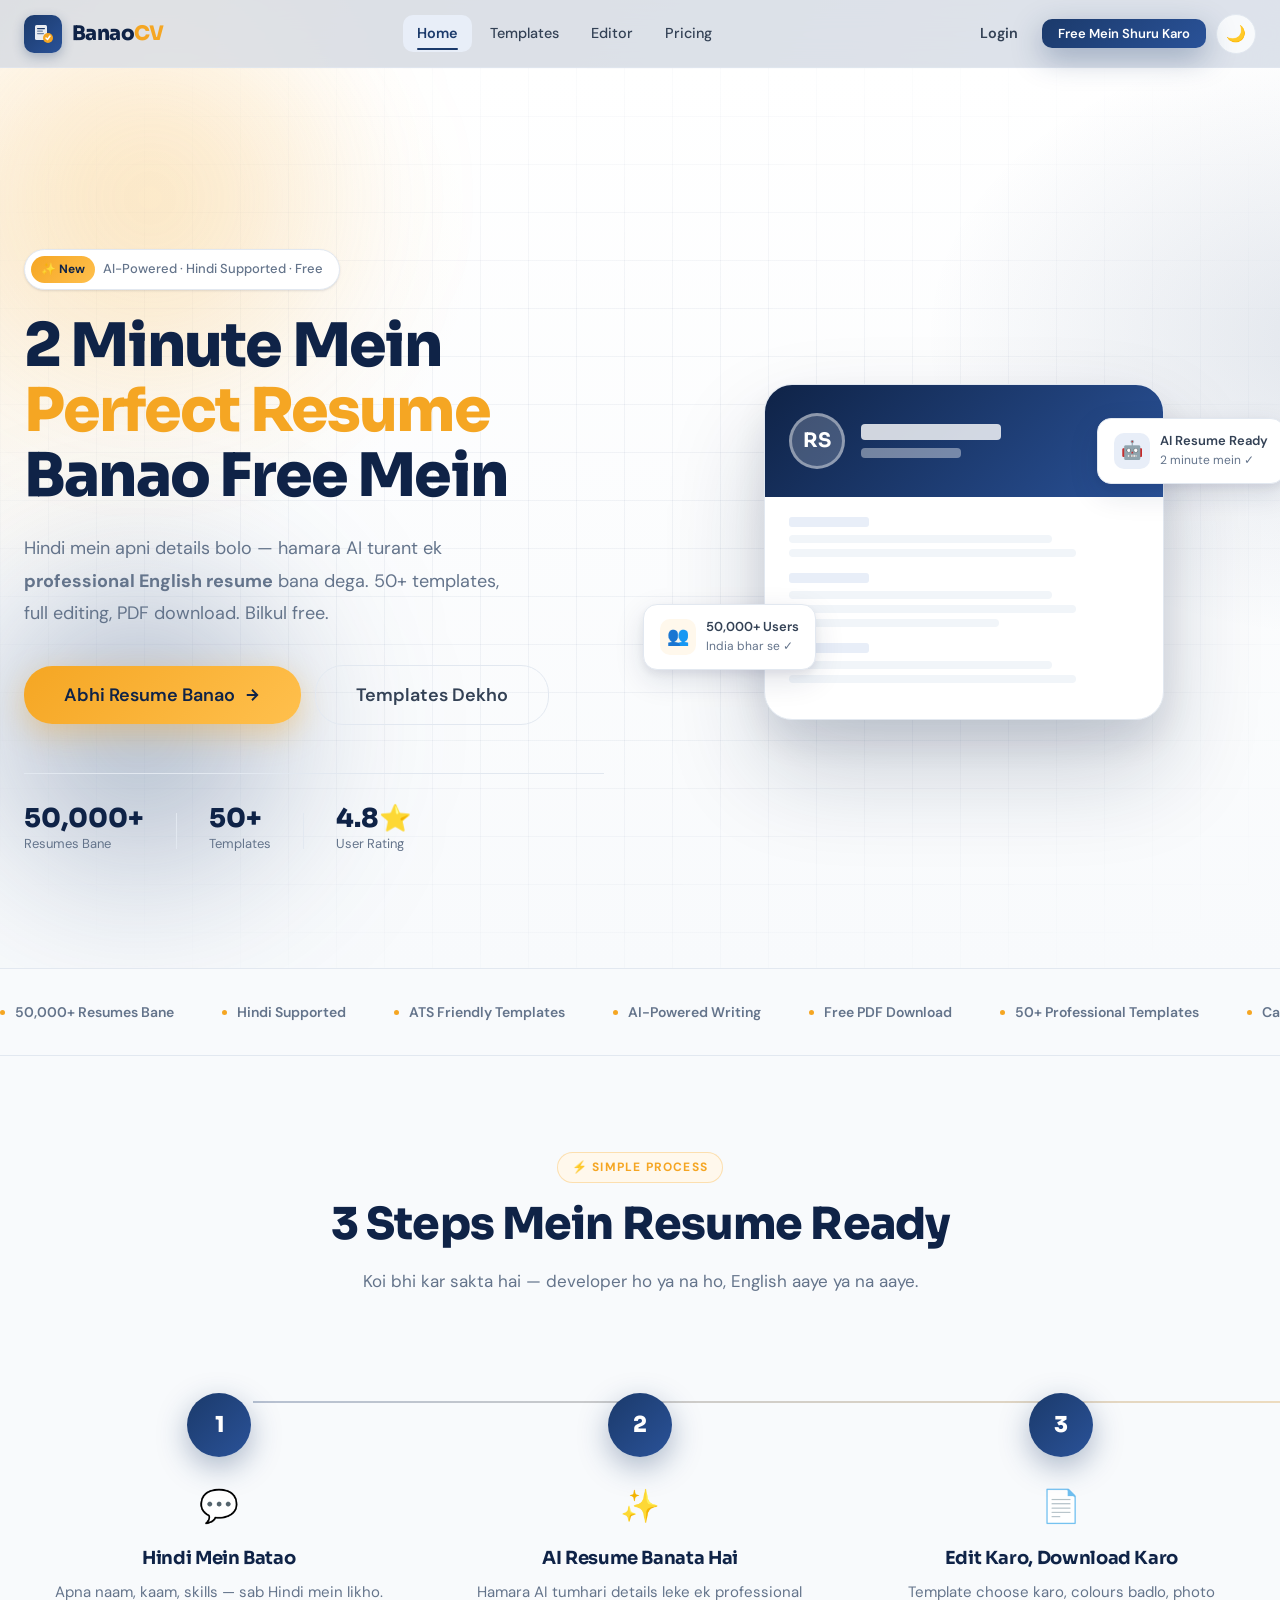
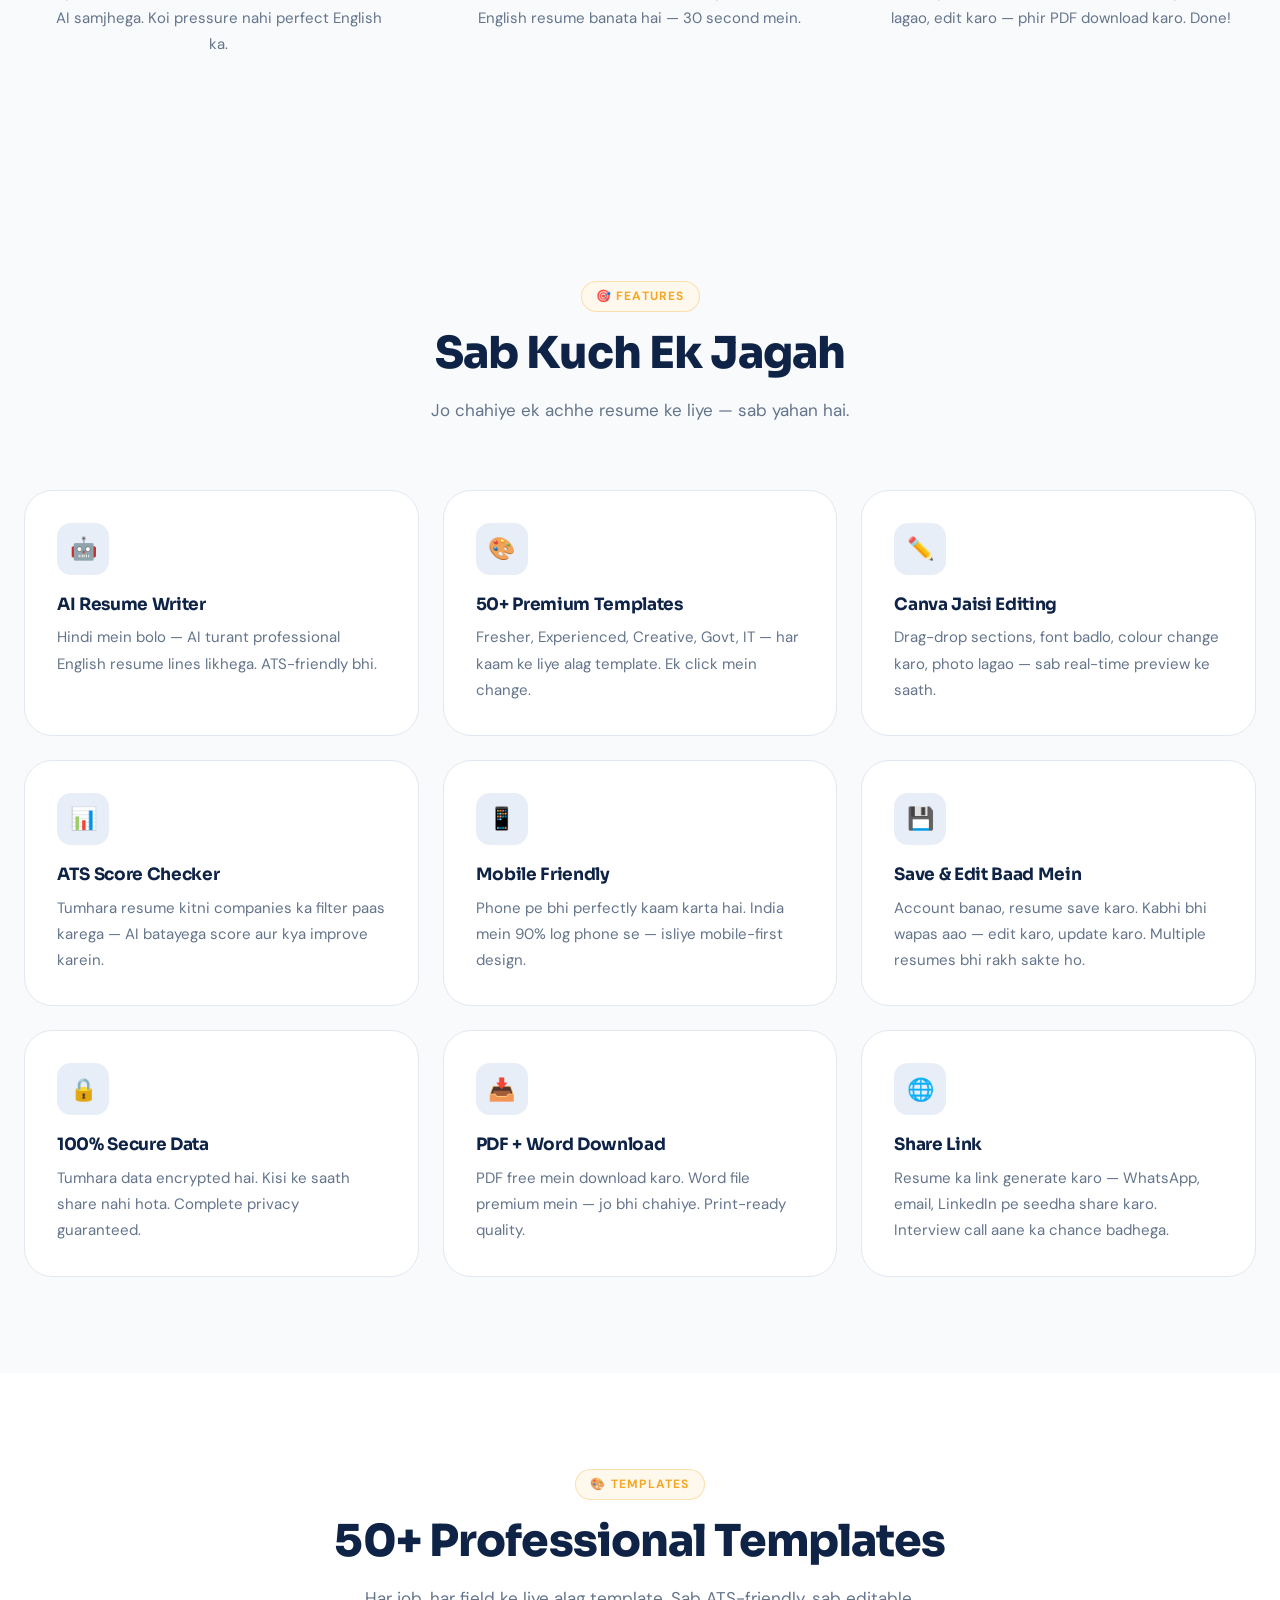
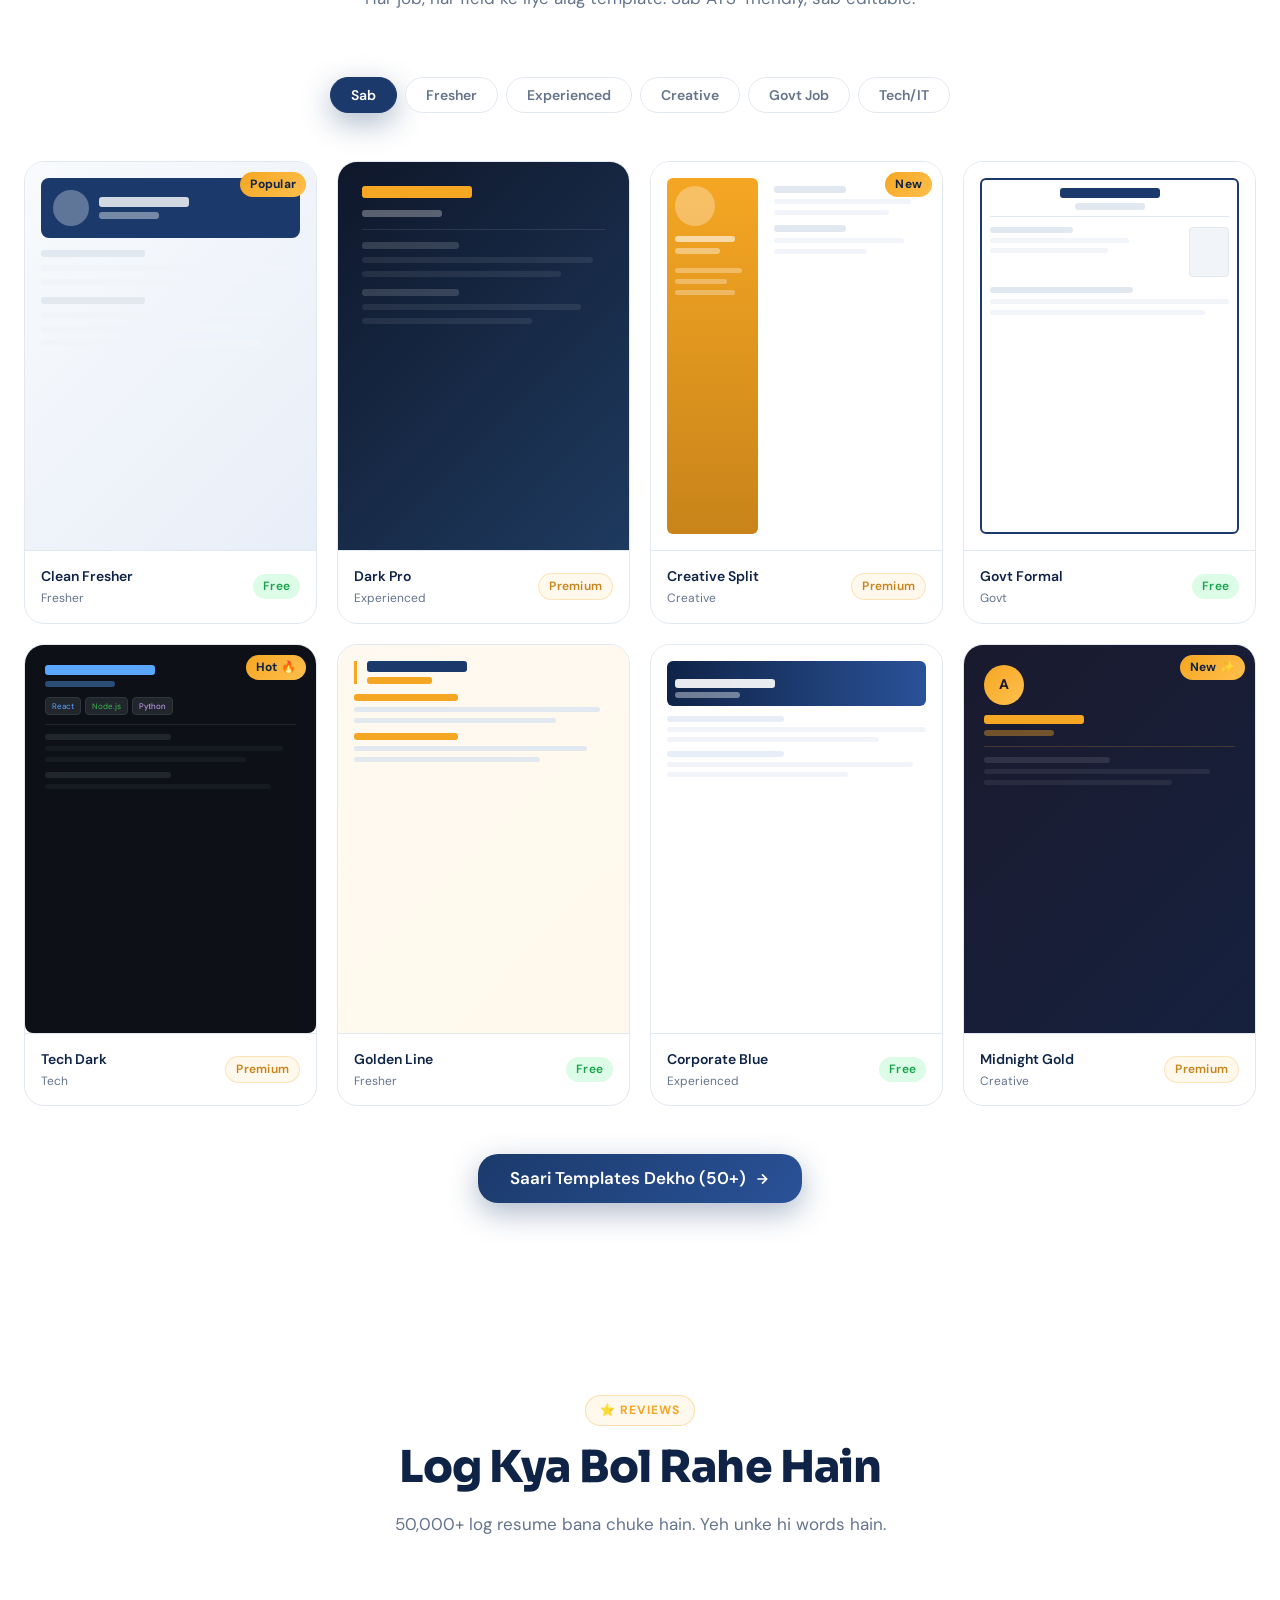
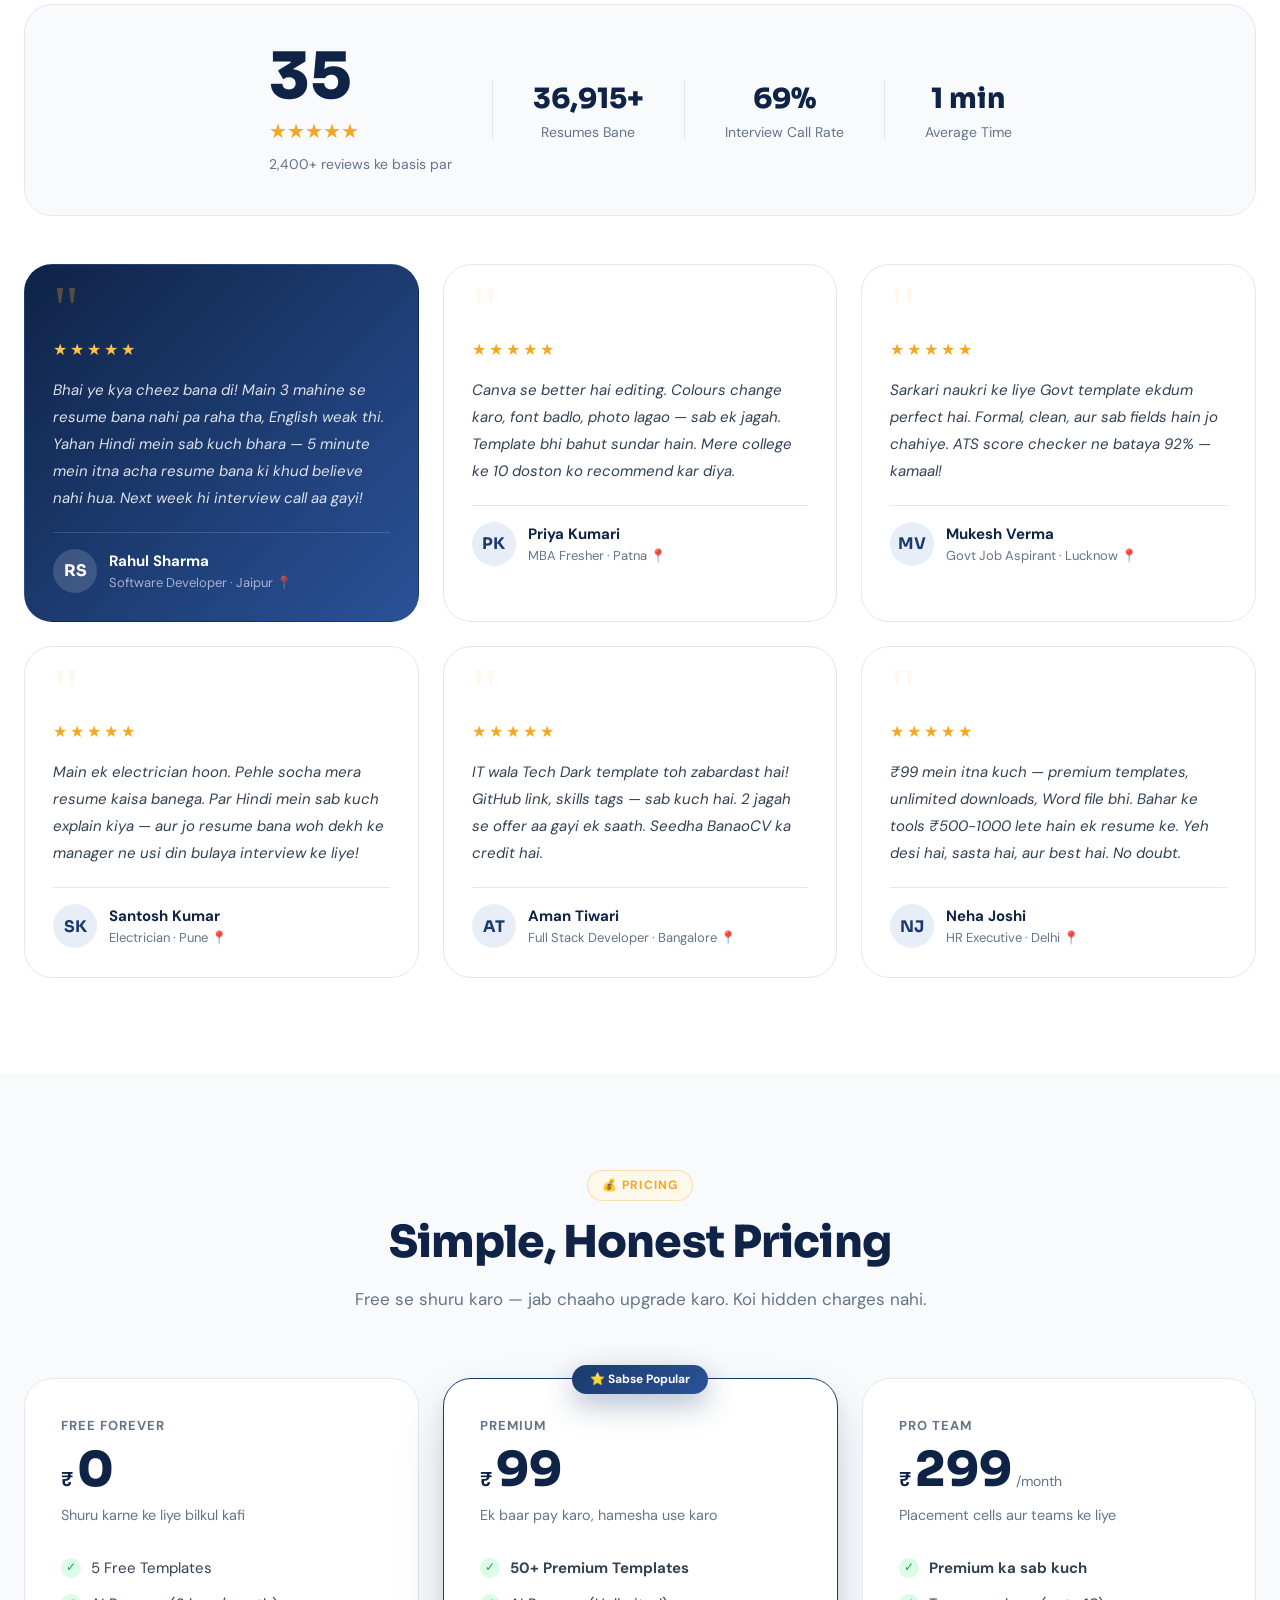
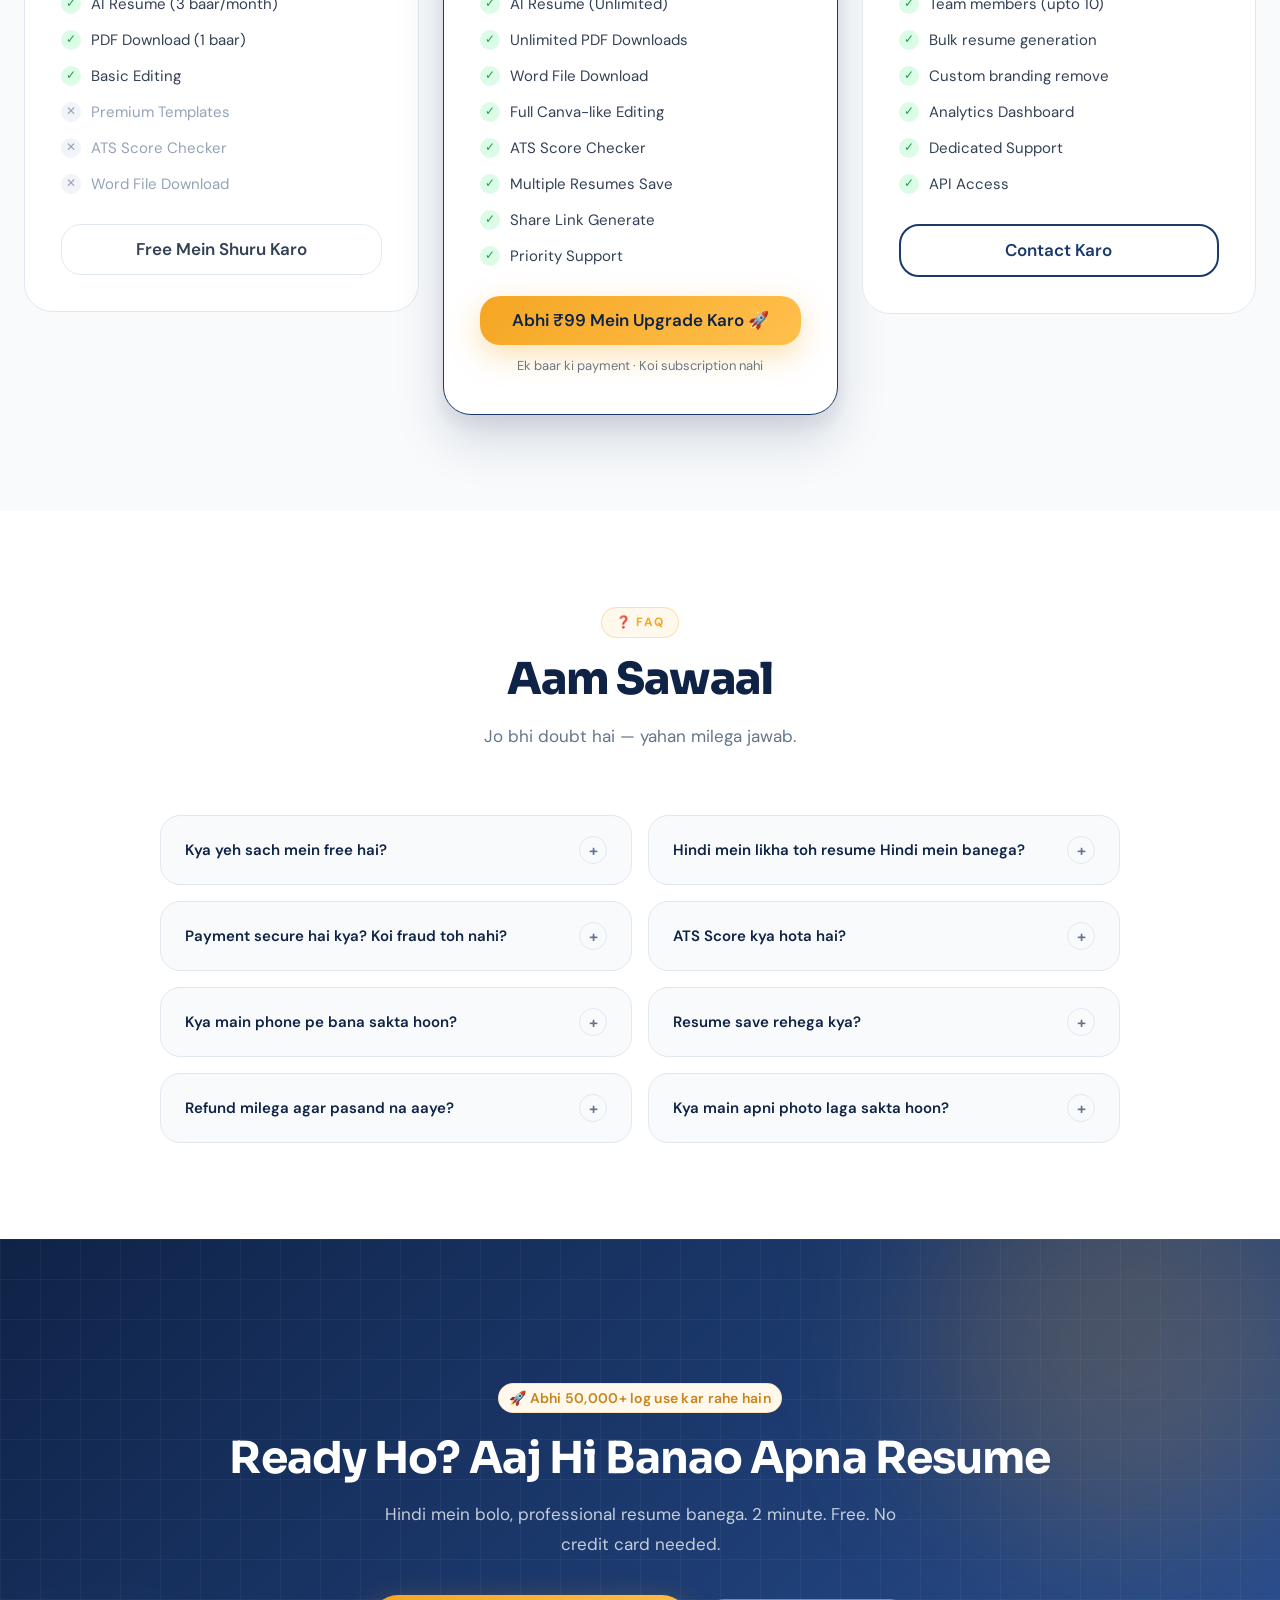
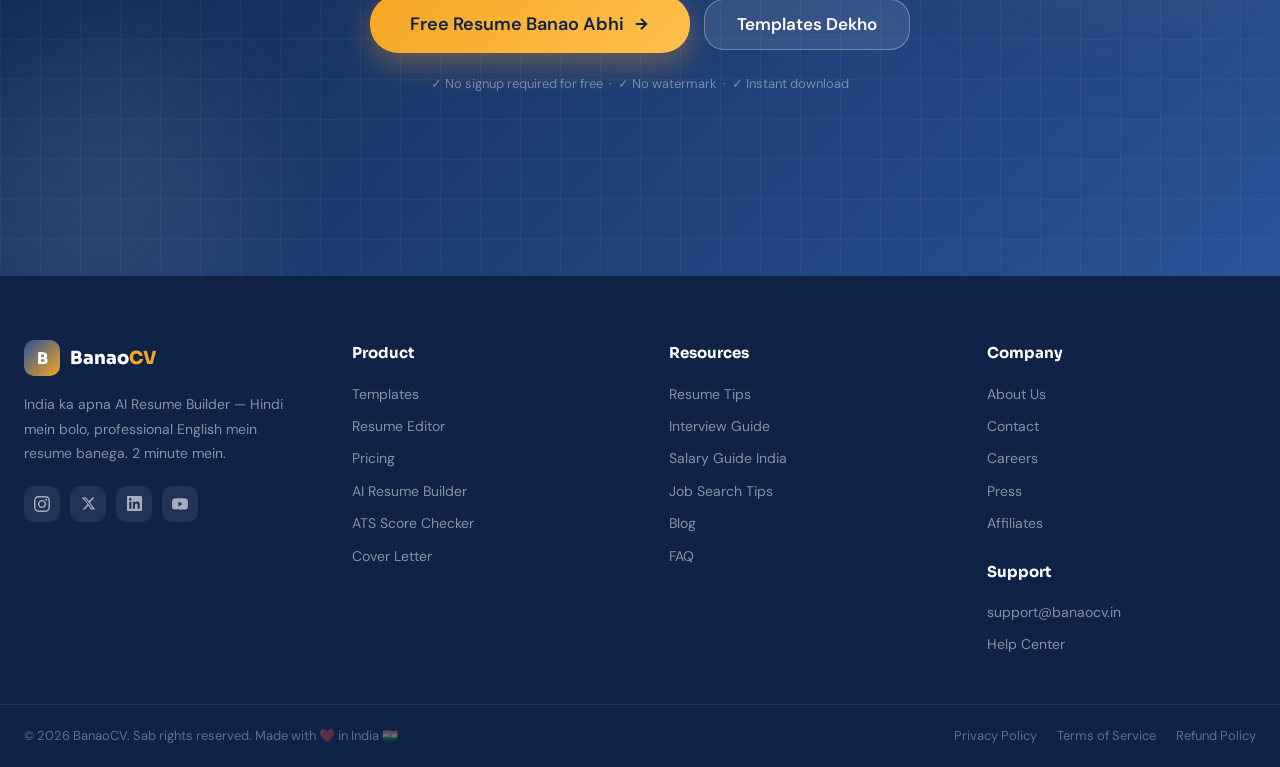
<file: index.html>
<!DOCTYPE html>
<html lang="hi">
<head>
  <meta charset="UTF-8" />
  <meta name="viewport" content="width=device-width, initial-scale=1.0, maximum-scale=5.0, viewport-fit=cover" />
  <meta name="mobile-web-app-capable" content="yes" />
  <meta name="apple-mobile-web-app-capable" content="yes" />
  <meta name="apple-mobile-web-app-status-bar-style" content="default" />
  <meta name="theme-color" content="#1B3A6B" />
  <meta name="description"
    content="BanaoCV — India ka #1 AI Resume Builder. Hindi mein bolo, professional English resume banega. 2 minute mein free resume banao. 50+ templates, full editing, PDF download." />
  <meta name="keywords"
    content="resume builder india, hindi resume, free resume maker, AI resume, naukri resume, resume templates india" />
  <meta property="og:title"       content="BanaoCV — 2 Minute Mein Perfect Resume" />
  <meta property="og:description" content="Hindi mein bolo, English mein resume banega. Free. Fast. Professional." />
  <meta property="og:type"        content="website" />
  <title>BanaoCV — 2 Minute Mein Perfect Resume Banao | AI Resume Builder India</title>

  <!-- Favicon -->
  <link rel="icon" type="image/svg+xml" href="data:image/svg+xml,
    <svg xmlns='http://www.w3.org/2000/svg' viewBox='0 0 32 32'>
      <rect width='32' height='32' rx='8' fill='%231B3A6B'/>
      <text x='16' y='23' text-anchor='middle' fill='white'
        font-family='sans-serif' font-weight='900' font-size='18'>B</text>
    </svg>" />

  <!-- Stylesheets -->
  <link rel="stylesheet" href="assets/css/style.css" />
  <link rel="stylesheet" href="assets/css/page-backgrounds.css" />
  <link rel="stylesheet" href="assets/css/animations.css" />
  <link rel="stylesheet" href="assets/css/mobile.css" />
  <link rel="stylesheet" href="assets/css/templates.css" />
  <script src="assets/js/config.runtime.js"></script>
</head>

<body class="bg-home"><div class="page-bg-animated"><div class="hero-blob hero-blob-1"></div><div class="hero-blob hero-blob-2"></div></div>

  <!-- ═══════ NAVBAR (auto-injected) ═══════ -->
  <script src="components/nav.js"></script>

  <!-- ═══════════════════════════════════════════════════════
       HERO SECTION
  ═══════════════════════════════════════════════════════ -->
  <section class="hero" id="hero">
    <div class="hero-grid"></div>
    <div class="hero-blob hero-blob-1"></div>
    <div class="hero-blob hero-blob-2"></div>

    <div class="hero-inner">

      <!-- Left — Content -->
      <div class="hero-content">

        <div class="hero-eyebrow">
          <span class="hero-eyebrow-badge">✨ New</span>
          <span class="hero-eyebrow-text">AI-Powered · Hindi Supported · Free</span>
        </div>

        <h1 class="hero-title">
          2 Minute Mein<br/>
          <span class="line-gold">Perfect Resume</span><br/>
          Banao Free Mein
        </h1>

        <p class="hero-desc">
          Hindi mein apni details bolo — hamara AI turant ek
          <strong>professional English resume</strong> bana dega.
          50+ templates, full editing, PDF download. Bilkul free.
        </p>

        <div class="hero-cta">
          <a href="editor.html" class="btn btn-gold btn-xl btn-shine hover-arrow">
            Abhi Resume Banao
            <svg width="18" height="18" fill="none" stroke="currentColor" stroke-width="2.5"
                 viewBox="0 0 24 24"><path d="M5 12h14M12 5l7 7-7 7"/></svg>
          </a>
          <a href="templates.html" class="btn btn-ghost btn-xl">
            Templates Dekho
          </a>
        </div>

        <!-- Stats -->
        <div class="hero-stats">
          <div>
            <div class="hero-stat-num">
              <span data-count="50000" data-suffix="+">0</span>
            </div>
            <div class="hero-stat-label">Resumes Bane</div>
          </div>
          <div class="hero-stat-divider"></div>
          <div>
            <div class="hero-stat-num">
              <span data-count="50" data-suffix="+">0</span>
            </div>
            <div class="hero-stat-label">Templates</div>
          </div>
          <div class="hero-stat-divider"></div>
          <div>
            <div class="hero-stat-num">
              <span data-count="4" data-suffix=".8⭐">0</span>
            </div>
            <div class="hero-stat-label">User Rating</div>
          </div>
        </div>
      </div>

      <!-- Right — Visual -->
      <div class="hero-visual">

        <!-- Resume Mockup -->
        <div class="hero-resume-mock">
          <div class="hero-resume-header">
            <div class="hero-resume-avatar">RS</div>
            <div>
              <div class="hero-resume-name"></div>
              <div class="hero-resume-role"></div>
            </div>
          </div>
          <div class="hero-resume-body">
            <div class="resume-line-group">
              <div class="resume-line-title"></div>
              <div class="resume-line"></div>
              <div class="resume-line"></div>
            </div>
            <div class="resume-line-group">
              <div class="resume-line-title"></div>
              <div class="resume-line"></div>
              <div class="resume-line"></div>
              <div class="resume-line"></div>
            </div>
            <div class="resume-line-group">
              <div class="resume-line-title"></div>
              <div class="resume-line"></div>
              <div class="resume-line"></div>
            </div>
          </div>
        </div>

        <!-- Floating badges -->
        <div class="hero-float-badge float-badge-ai">
          <div class="badge-icon" style="background:var(--brand-xlight)">🤖</div>
          <div>
            <div class="badge-text">AI Resume Ready</div>
            <div class="badge-sub">2 minute mein ✓</div>
          </div>
        </div>

        <div class="hero-float-badge float-badge-users">
          <div class="badge-icon" style="background:var(--gold-xlight)">👥</div>
          <div>
            <div class="badge-text">50,000+ Users</div>
            <div class="badge-sub">India bhar se ✓</div>
          </div>
        </div>

      </div>
    </div>
  </section>

  <!-- ═══════════════════════════════════════════════════════
       MARQUEE — trust strip
  ═══════════════════════════════════════════════════════ -->
  <div class="marquee-section">
    <div class="marquee-track">
      <div class="marquee-item"><span class="marquee-dot"></span>50,000+ Resumes Bane</div>
      <div class="marquee-item"><span class="marquee-dot"></span>Hindi Supported</div>
      <div class="marquee-item"><span class="marquee-dot"></span>ATS Friendly Templates</div>
      <div class="marquee-item"><span class="marquee-dot"></span>AI-Powered Writing</div>
      <div class="marquee-item"><span class="marquee-dot"></span>Free PDF Download</div>
      <div class="marquee-item"><span class="marquee-dot"></span>50+ Professional Templates</div>
      <div class="marquee-item"><span class="marquee-dot"></span>Canva Jaisi Editing</div>
      <div class="marquee-item"><span class="marquee-dot"></span>Razorpay Secure Payment</div>
      <div class="marquee-item"><span class="marquee-dot"></span>100% Data Safe</div>
    </div>
  </div>

  <!-- ═══════════════════════════════════════════════════════
       HOW IT WORKS
  ═══════════════════════════════════════════════════════ -->
  <section class="how-it-works section" id="how-it-works">
    <div class="container">

      <div class="section-header" data-reveal="up">
        <span class="eyebrow">⚡ Simple Process</span>
        <h2>3 Steps Mein Resume Ready</h2>
        <p>Koi bhi kar sakta hai — developer ho ya na ho, English aaye ya na aaye.</p>
      </div>

      <div class="steps-grid" data-stagger>

        <div class="step-card">
          <div class="step-num">1</div>
          <div class="step-icon">💬</div>
          <h3 class="step-title">Hindi Mein Batao</h3>
          <p class="step-desc">
            Apna naam, kaam, skills — sab Hindi mein likho.
            AI samjhega. Koi pressure nahi perfect English ka.
          </p>
        </div>

        <div class="step-card">
          <div class="step-num">2</div>
          <div class="step-icon">✨</div>
          <h3 class="step-title">AI Resume Banata Hai</h3>
          <p class="step-desc">
            Hamara AI tumhari details leke ek
            professional English resume banata hai —
            30 second mein.
          </p>
        </div>

        <div class="step-card">
          <div class="step-num">3</div>
          <div class="step-icon">📄</div>
          <h3 class="step-title">Edit Karo, Download Karo</h3>
          <p class="step-desc">
            Template choose karo, colours badlo, photo lagao,
            edit karo — phir PDF download karo. Done!
          </p>
        </div>

      </div>

    </div>
  </section>

  <!-- ═══════════════════════════════════════════════════════
       FEATURES
  ═══════════════════════════════════════════════════════ -->
  <section class="features section" id="features">
    <div class="container">

      <div class="section-header" data-reveal="up">
        <span class="eyebrow">🎯 Features</span>
        <h2>Sab Kuch Ek Jagah</h2>
        <p>Jo chahiye ek achhe resume ke liye — sab yahan hai.</p>
      </div>

      <div class="grid-3" data-stagger>

        <div class="feature-card">
          <div class="feature-icon">🤖</div>
          <h3 class="feature-title">AI Resume Writer</h3>
          <p class="feature-desc">
            Hindi mein bolo — AI turant professional
            English resume lines likhega. ATS-friendly bhi.
          </p>
        </div>

        <div class="feature-card">
          <div class="feature-icon">🎨</div>
          <h3 class="feature-title">50+ Premium Templates</h3>
          <p class="feature-desc">
            Fresher, Experienced, Creative, Govt, IT —
            har kaam ke liye alag template. Ek click mein change.
          </p>
        </div>

        <div class="feature-card">
          <div class="feature-icon">✏️</div>
          <h3 class="feature-title">Canva Jaisi Editing</h3>
          <p class="feature-desc">
            Drag-drop sections, font badlo, colour change karo,
            photo lagao — sab real-time preview ke saath.
          </p>
        </div>

        <div class="feature-card">
          <div class="feature-icon">📊</div>
          <h3 class="feature-title">ATS Score Checker</h3>
          <p class="feature-desc">
            Tumhara resume kitni companies ka filter paas karega —
            AI batayega score aur kya improve karein.
          </p>
        </div>

        <div class="feature-card">
          <div class="feature-icon">📱</div>
          <h3 class="feature-title">Mobile Friendly</h3>
          <p class="feature-desc">
            Phone pe bhi perfectly kaam karta hai.
            India mein 90% log phone se — isliye mobile-first design.
          </p>
        </div>

        <div class="feature-card">
          <div class="feature-icon">💾</div>
          <h3 class="feature-title">Save & Edit Baad Mein</h3>
          <p class="feature-desc">
            Account banao, resume save karo.
            Kabhi bhi wapas aao — edit karo, update karo.
            Multiple resumes bhi rakh sakte ho.
          </p>
        </div>

        <div class="feature-card">
          <div class="feature-icon">🔒</div>
          <h3 class="feature-title">100% Secure Data</h3>
          <p class="feature-desc">
            Tumhara data encrypted hai.
            Kisi ke saath share nahi hota.
            Complete privacy guaranteed.
          </p>
        </div>

        <div class="feature-card">
          <div class="feature-icon">📥</div>
          <h3 class="feature-title">PDF + Word Download</h3>
          <p class="feature-desc">
            PDF free mein download karo.
            Word file premium mein — jo bhi chahiye.
            Print-ready quality.
          </p>
        </div>

        <div class="feature-card">
          <div class="feature-icon">🌐</div>
          <h3 class="feature-title">Share Link</h3>
          <p class="feature-desc">
            Resume ka link generate karo —
            WhatsApp, email, LinkedIn pe seedha
            share karo. Interview call aane ka chance badhega.
          </p>
        </div>

      </div>

    </div>
  </section>

  <!-- ═══════════════════════════════════════════════════════
       TEMPLATES PREVIEW
  ═══════════════════════════════════════════════════════ -->
  <section class="templates-section section" id="templates">
    <div class="container">

      <div class="section-header" data-reveal="up">
        <span class="eyebrow">🎨 Templates</span>
        <h2>50+ Professional Templates</h2>
        <p>Har job, har field ke liye alag template. Sab ATS-friendly, sab editable.</p>
      </div>

      <!-- Filter tabs -->
      <div class="templates-tabs" data-reveal="up">
        <button class="templates-tab active" data-filter="all">Sab</button>
        <button class="templates-tab" data-filter="fresher">Fresher</button>
        <button class="templates-tab" data-filter="experienced">Experienced</button>
        <button class="templates-tab" data-filter="creative">Creative</button>
        <button class="templates-tab" data-filter="govt">Govt Job</button>
        <button class="templates-tab" data-filter="tech">Tech/IT</button>
      </div>

      <!-- Templates grid -->
      <div class="templates-grid" data-stagger id="templates-grid">

        <!-- Template 1 -->
        <div class="template-card" data-category="fresher">
          <div class="template-thumb">
            <div class="template-thumb-inner" style="background:linear-gradient(135deg,#f8fafc,#e8eef8)">
              <div style="background:var(--brand);height:60px;border-radius:8px;display:flex;align-items:center;padding:12px;gap:10px;margin-bottom:12px">
                <div style="width:36px;height:36px;border-radius:50%;background:rgba(255,255,255,0.3)"></div>
                <div>
                  <div style="height:10px;width:90px;background:rgba(255,255,255,0.8);border-radius:3px;margin-bottom:5px"></div>
                  <div style="height:7px;width:60px;background:rgba(255,255,255,0.4);border-radius:3px"></div>
                </div>
              </div>
              <div style="display:flex;flex-direction:column;gap:8px">
                <div style="height:7px;background:var(--border);border-radius:3px;width:40%;"></div>
                <div style="height:6px;background:var(--bg-2);border-radius:3px;width:95%"></div>
                <div style="height:6px;background:var(--bg-2);border-radius:3px;width:80%"></div>
                <div style="height:7px;background:var(--border);border-radius:3px;width:40%;margin-top:4px"></div>
                <div style="height:6px;background:var(--bg-2);border-radius:3px;width:90%"></div>
                <div style="height:6px;background:var(--bg-2);border-radius:3px;width:75%"></div>
                <div style="height:6px;background:var(--bg-2);border-radius:3px;width:85%"></div>
              </div>
            </div>
            <div class="template-overlay">
              <a href="editor.html?template=fresher-clean" class="btn btn-gold btn-sm">
                Use This ✓
              </a>
            </div>
          </div>
          <div class="template-footer">
            <div>
              <div class="template-name">Clean Fresher</div>
              <div class="template-category">fresher</div>
            </div>
            <span class="badge badge-success">Free</span>
          </div>
          <span class="template-badge badge badge-new">Popular</span>
        </div>

        <!-- Template 2 -->
        <div class="template-card" data-category="experienced">
          <div class="template-thumb">
            <div class="template-thumb-inner" style="background:linear-gradient(135deg,#0f172a,#1e3a5f)">
              <div style="padding:8px;display:flex;flex-direction:column;gap:8px">
                <div style="height:12px;width:110px;background:var(--gold);border-radius:3px;margin-bottom:4px"></div>
                <div style="height:7px;width:80px;background:rgba(255,255,255,0.3);border-radius:3px"></div>
                <div style="height:1px;background:rgba(255,255,255,0.1);margin:4px 0"></div>
                <div style="height:7px;background:rgba(255,255,255,0.15);border-radius:3px;width:40%"></div>
                <div style="height:6px;background:rgba(255,255,255,0.08);border-radius:3px;width:95%"></div>
                <div style="height:6px;background:rgba(255,255,255,0.08);border-radius:3px;width:82%"></div>
                <div style="height:7px;background:rgba(255,255,255,0.15);border-radius:3px;width:40%;margin-top:4px"></div>
                <div style="height:6px;background:rgba(255,255,255,0.08);border-radius:3px;width:90%"></div>
                <div style="height:6px;background:rgba(255,255,255,0.08);border-radius:3px;width:70%"></div>
              </div>
            </div>
            <div class="template-overlay">
              <a href="editor.html?template=dark-pro" class="btn btn-gold btn-sm">
                Use This ✓
              </a>
            </div>
          </div>
          <div class="template-footer">
            <div>
              <div class="template-name">Dark Pro</div>
              <div class="template-category">experienced</div>
            </div>
            <span class="badge badge-gold">Premium</span>
          </div>
        </div>

        <!-- Template 3 -->
        <div class="template-card" data-category="creative">
          <div class="template-thumb">
            <div class="template-thumb-inner" style="background:#fff;display:flex;gap:8px">
              <div style="width:35%;background:linear-gradient(180deg,var(--gold),var(--gold-dark));border-radius:6px;padding:8px;display:flex;flex-direction:column;gap:6px">
                <div style="width:40px;height:40px;border-radius:50%;background:rgba(255,255,255,0.3);margin-bottom:4px"></div>
                <div style="height:6px;background:rgba(255,255,255,0.6);border-radius:3px;width:80%"></div>
                <div style="height:6px;background:rgba(255,255,255,0.4);border-radius:3px;width:60%"></div>
                <div style="height:5px;background:rgba(255,255,255,0.3);border-radius:3px;width:90%;margin-top:8px"></div>
                <div style="height:5px;background:rgba(255,255,255,0.3);border-radius:3px;width:70%"></div>
                <div style="height:5px;background:rgba(255,255,255,0.3);border-radius:3px;width:80%"></div>
              </div>
              <div style="flex:1;padding:8px;display:flex;flex-direction:column;gap:6px">
                <div style="height:7px;background:var(--border);border-radius:3px;width:50%"></div>
                <div style="height:5px;background:var(--bg-2);border-radius:3px;width:95%"></div>
                <div style="height:5px;background:var(--bg-2);border-radius:3px;width:80%"></div>
                <div style="height:7px;background:var(--border);border-radius:3px;width:50%;margin-top:4px"></div>
                <div style="height:5px;background:var(--bg-2);border-radius:3px;width:90%"></div>
                <div style="height:5px;background:var(--bg-2);border-radius:3px;width:65%"></div>
              </div>
            </div>
            <div class="template-overlay">
              <a href="editor.html?template=creative-split" class="btn btn-gold btn-sm">
                Use This ✓
              </a>
            </div>
          </div>
          <div class="template-footer">
            <div>
              <div class="template-name">Creative Split</div>
              <div class="template-category">creative</div>
            </div>
            <span class="badge badge-gold">Premium</span>
          </div>
          <span class="template-badge badge badge-new">New</span>
        </div>

        <!-- Template 4 -->
        <div class="template-card" data-category="govt">
          <div class="template-thumb">
            <div class="template-thumb-inner" style="background:#fff">
              <div style="border:2px solid var(--brand);border-radius:6px;padding:8px;height:100%;display:flex;flex-direction:column;gap:6px">
                <div style="text-align:center;border-bottom:1px solid var(--border);padding-bottom:6px;margin-bottom:4px">
                  <div style="height:10px;width:100px;background:var(--brand);border-radius:3px;margin:0 auto 5px"></div>
                  <div style="height:7px;width:70px;background:var(--border);border-radius:3px;margin:0 auto"></div>
                </div>
                <div style="display:flex;gap:60px">
                  <div style="display:flex;flex-direction:column;gap:5px;flex:1">
                    <div style="height:6px;background:var(--border);border-radius:3px;width:60%"></div>
                    <div style="height:5px;background:var(--bg-2);border-radius:3px"></div>
                    <div style="height:5px;background:var(--bg-2);border-radius:3px;width:85%"></div>
                  </div>
                  <div style="width:40px;height:50px;background:var(--bg-2);border-radius:4px;border:1px solid var(--border)"></div>
                </div>
                <div style="height:6px;background:var(--border);border-radius:3px;width:60%;margin-top:4px"></div>
                <div style="height:5px;background:var(--bg-2);border-radius:3px"></div>
                <div style="height:5px;background:var(--bg-2);border-radius:3px;width:90%"></div>
              </div>
            </div>
            <div class="template-overlay">
              <a href="editor.html?template=govt-formal" class="btn btn-gold btn-sm">
                Use This ✓
              </a>
            </div>
          </div>
          <div class="template-footer">
            <div>
              <div class="template-name">Govt Formal</div>
              <div class="template-category">govt</div>
            </div>
            <span class="badge badge-success">Free</span>
          </div>
        </div>

        <!-- Template 5 -->
        <div class="template-card" data-category="tech">
          <div class="template-thumb">
            <div class="template-thumb-inner" style="background:#0d1117;border-radius:8px">
              <div style="display:flex;flex-direction:column;gap:6px;padding:4px">
                <div style="height:10px;width:110px;background:#58a6ff;border-radius:3px"></div>
                <div style="height:6px;width:70px;background:rgba(88,166,255,0.4);border-radius:3px"></div>
                <div style="display:flex;gap:4px;margin-top:4px;flex-wrap:wrap">
                  <span style="background:#21262d;color:#58a6ff;font-size:8px;padding:2px 6px;border-radius:4px;border:1px solid #30363d">React</span>
                  <span style="background:#21262d;color:#3fb950;font-size:8px;padding:2px 6px;border-radius:4px;border:1px solid #30363d">Node.js</span>
                  <span style="background:#21262d;color:#d2a8ff;font-size:8px;padding:2px 6px;border-radius:4px;border:1px solid #30363d">Python</span>
                </div>
                <div style="height:1px;background:#21262d;margin:3px 0"></div>
                <div style="height:6px;background:#21262d;border-radius:3px;width:50%"></div>
                <div style="height:5px;background:#161b22;border-radius:3px;width:95%"></div>
                <div style="height:5px;background:#161b22;border-radius:3px;width:80%"></div>
                <div style="height:6px;background:#21262d;border-radius:3px;width:50%;margin-top:4px"></div>
                <div style="height:5px;background:#161b22;border-radius:3px;width:90%"></div>
              </div>
            </div>
            <div class="template-overlay">
              <a href="editor.html?template=tech-dark" class="btn btn-gold btn-sm">
                Use This ✓
              </a>
            </div>
          </div>
          <div class="template-footer">
            <div>
              <div class="template-name">Tech Dark</div>
              <div class="template-category">tech</div>
            </div>
            <span class="badge badge-gold">Premium</span>
          </div>
          <span class="template-badge badge badge-new">Hot 🔥</span>
        </div>

        <!-- Template 6 -->
        <div class="template-card" data-category="fresher">
          <div class="template-thumb">
            <div class="template-thumb-inner" style="background:linear-gradient(135deg,#fef9f0,#fff8ec)">
              <div style="border-left:3px solid var(--gold);padding-left:10px;margin-bottom:10px">
                <div style="height:11px;width:100px;background:var(--brand);border-radius:3px;margin-bottom:5px"></div>
                <div style="height:7px;width:65px;background:var(--gold);border-radius:3px"></div>
              </div>
              <div style="display:flex;flex-direction:column;gap:6px">
                <div style="height:7px;background:var(--gold);border-radius:3px;width:40%"></div>
                <div style="height:5px;background:var(--border);border-radius:3px;width:95%"></div>
                <div style="height:5px;background:var(--border);border-radius:3px;width:78%"></div>
                <div style="height:7px;background:var(--gold);border-radius:3px;width:40%;margin-top:4px"></div>
                <div style="height:5px;background:var(--border);border-radius:3px;width:90%"></div>
                <div style="height:5px;background:var(--border);border-radius:3px;width:72%"></div>
              </div>
            </div>
            <div class="template-overlay">
              <a href="editor.html?template=golden-line" class="btn btn-gold btn-sm">
                Use This ✓
              </a>
            </div>
          </div>
          <div class="template-footer">
            <div>
              <div class="template-name">Golden Line</div>
              <div class="template-category">fresher</div>
            </div>
            <span class="badge badge-success">Free</span>
          </div>
        </div>

        <!-- Template 7 -->
        <div class="template-card" data-category="experienced">
          <div class="template-thumb">
            <div class="template-thumb-inner" style="background:#fff">
              <div style="background:linear-gradient(90deg,var(--brand-dark),var(--brand-light));height:45px;border-radius:6px;display:flex;align-items:flex-end;padding:8px;margin-bottom:10px">
                <div>
                  <div style="height:9px;width:100px;background:rgba(255,255,255,0.9);border-radius:3px;margin-bottom:4px"></div>
                  <div style="height:6px;width:65px;background:rgba(255,255,255,0.4);border-radius:3px"></div>
                </div>
              </div>
              <div style="display:flex;flex-direction:column;gap:5px">
                <div style="height:6px;background:var(--brand-xlight);border-radius:3px;width:45%"></div>
                <div style="height:5px;background:var(--bg-2);border-radius:3px;width:100%"></div>
                <div style="height:5px;background:var(--bg-2);border-radius:3px;width:82%"></div>
                <div style="height:6px;background:var(--brand-xlight);border-radius:3px;width:45%;margin-top:4px"></div>
                <div style="height:5px;background:var(--bg-2);border-radius:3px;width:95%"></div>
                <div style="height:5px;background:var(--bg-2);border-radius:3px;width:70%"></div>
              </div>
            </div>
            <div class="template-overlay">
              <a href="editor.html?template=corporate-blue" class="btn btn-gold btn-sm">
                Use This ✓
              </a>
            </div>
          </div>
          <div class="template-footer">
            <div>
              <div class="template-name">Corporate Blue</div>
              <div class="template-category">experienced</div>
            </div>
            <span class="badge badge-success">Free</span>
          </div>
        </div>

        <!-- Template 8 -->
        <div class="template-card" data-category="creative">
          <div class="template-thumb">
            <div class="template-thumb-inner" style="background:linear-gradient(135deg,#1a1a2e,#16213e)">
              <div style="display:flex;flex-direction:column;gap:6px;padding:4px">
                <div style="width:40px;height:40px;border-radius:50%;background:linear-gradient(135deg,var(--gold),var(--gold-light));margin-bottom:4px;display:flex;align-items:center;justify-content:center;color:#1a1a2e;font-weight:800;font-size:14px">A</div>
                <div style="height:9px;width:100px;background:var(--gold);border-radius:3px"></div>
                <div style="height:6px;width:70px;background:rgba(245,166,35,0.4);border-radius:3px"></div>
                <div style="height:1px;background:rgba(245,166,35,0.2);margin:4px 0"></div>
                <div style="height:6px;background:rgba(255,255,255,0.1);border-radius:3px;width:50%"></div>
                <div style="height:5px;background:rgba(255,255,255,0.07);border-radius:3px;width:90%"></div>
                <div style="height:5px;background:rgba(255,255,255,0.07);border-radius:3px;width:75%"></div>
              </div>
            </div>
            <div class="template-overlay">
              <a href="editor.html?template=midnight-gold" class="btn btn-gold btn-sm">
                Use This ✓
              </a>
            </div>
          </div>
          <div class="template-footer">
            <div>
              <div class="template-name">Midnight Gold</div>
              <div class="template-category">creative</div>
            </div>
            <span class="badge badge-gold">Premium</span>
          </div>
          <span class="template-badge badge badge-new">New ✨</span>
        </div>

      </div>

      <!-- CTA -->
      <div style="text-align:center;margin-top:48px" data-reveal="up">
        <a href="templates.html" class="btn btn-primary btn-lg hover-arrow">
          Saari Templates Dekho (50+)
          <svg width="16" height="16" fill="none" stroke="currentColor" stroke-width="2.5" viewBox="0 0 24 24">
            <path d="M5 12h14M12 5l7 7-7 7"/>
          </svg>
        </a>
      </div>

    </div>
  </section>

  <!-- ═══════════════════════════════════════════════════════
       REVIEWS / TESTIMONIALS
  ═══════════════════════════════════════════════════════ -->
  <section class="reviews section" id="reviews">
    <div class="container">

      <div class="section-header" data-reveal="up">
        <span class="eyebrow">⭐ Reviews</span>
        <h2>Log Kya Bol Rahe Hain</h2>
        <p>50,000+ log resume bana chuke hain. Yeh unke hi words hain.</p>
      </div>

      <!-- Summary -->
      <div class="reviews-summary" data-reveal="up">
        <div>
          <div class="reviews-rating-big" data-count="48" data-suffix="" style="font-size:4rem">4.8</div>
          <div class="reviews-rating-stars">
            <span style="color:var(--gold);font-size:1.25rem">★★★★★</span>
          </div>
          <div class="reviews-rating-count">2,400+ reviews ke basis par</div>
        </div>
        <div class="reviews-divider hide-mobile"></div>
        <div style="text-align:center">
          <div class="reviews-stat-num" data-count="50000" data-suffix="+">0</div>
          <div class="reviews-stat-label">Resumes Bane</div>
        </div>
        <div class="reviews-divider hide-mobile"></div>
        <div style="text-align:center">
          <div class="reviews-stat-num" data-count="94" data-suffix="%">0</div>
          <div class="reviews-stat-label">Interview Call Rate</div>
        </div>
        <div class="reviews-divider hide-mobile"></div>
        <div style="text-align:center">
          <div class="reviews-stat-num" data-count="2" data-suffix=" min">0</div>
          <div class="reviews-stat-label">Average Time</div>
        </div>
      </div>

      <!-- Reviews grid -->
      <div class="reviews-grid" data-stagger>

        <!-- Featured review -->
        <div class="review-card featured">
          <span class="review-quote-mark">"</span>
          <div class="review-stars">
            <span class="review-star">★</span>
            <span class="review-star">★</span>
            <span class="review-star">★</span>
            <span class="review-star">★</span>
            <span class="review-star">★</span>
          </div>
          <p class="review-text">
            Bhai ye kya cheez bana di! Main 3 mahine se resume bana nahi pa raha tha,
            English weak thi. Yahan Hindi mein sab kuch bhara — 5 minute mein
            itna acha resume bana ki khud believe nahi hua.
            Next week hi interview call aa gayi!
          </p>
          <div class="review-author">
            <div class="review-avatar">RS</div>
            <div>
              <div class="review-name">Rahul Sharma</div>
              <div class="review-meta">Software Developer · Jaipur 📍</div>
            </div>
          </div>
        </div>

        <!-- Review 2 -->
        <div class="review-card">
          <span class="review-quote-mark">"</span>
          <div class="review-stars">
            <span class="review-star">★</span>
            <span class="review-star">★</span>
            <span class="review-star">★</span>
            <span class="review-star">★</span>
            <span class="review-star">★</span>
          </div>
          <p class="review-text">
            Canva se better hai editing. Colours change karo, font badlo,
            photo lagao — sab ek jagah. Template bhi bahut sundar hain.
            Mere college ke 10 doston ko recommend kar diya.
          </p>
          <div class="review-author">
            <div class="review-avatar">PK</div>
            <div>
              <div class="review-name">Priya Kumari</div>
              <div class="review-meta">MBA Fresher · Patna 📍</div>
            </div>
          </div>
        </div>

        <!-- Review 3 -->
        <div class="review-card">
          <span class="review-quote-mark">"</span>
          <div class="review-stars">
            <span class="review-star">★</span>
            <span class="review-star">★</span>
            <span class="review-star">★</span>
            <span class="review-star">★</span>
            <span class="review-star">★</span>
          </div>
          <p class="review-text">
            Sarkari naukri ke liye Govt template ekdum perfect hai.
            Formal, clean, aur sab fields hain jo chahiye.
            ATS score checker ne bataya 92% — kamaal!
          </p>
          <div class="review-author">
            <div class="review-avatar">MV</div>
            <div>
              <div class="review-name">Mukesh Verma</div>
              <div class="review-meta">Govt Job Aspirant · Lucknow 📍</div>
            </div>
          </div>
        </div>

        <!-- Review 4 -->
        <div class="review-card">
          <span class="review-quote-mark">"</span>
          <div class="review-stars">
            <span class="review-star">★</span>
            <span class="review-star">★</span>
            <span class="review-star">★</span>
            <span class="review-star">★</span>
            <span class="review-star">★</span>
          </div>
          <p class="review-text">
            Main ek electrician hoon. Pehle socha mera resume kaisa banega.
            Par Hindi mein sab kuch explain kiya — aur jo resume bana
            woh dekh ke manager ne usi din bulaya interview ke liye!
          </p>
          <div class="review-author">
            <div class="review-avatar">SK</div>
            <div>
              <div class="review-name">Santosh Kumar</div>
              <div class="review-meta">Electrician · Pune 📍</div>
            </div>
          </div>
        </div>

        <!-- Review 5 -->
        <div class="review-card">
          <span class="review-quote-mark">"</span>
          <div class="review-stars">
            <span class="review-star">★</span>
            <span class="review-star">★</span>
            <span class="review-star">★</span>
            <span class="review-star">★</span>
            <span class="review-star">★</span>
          </div>
          <p class="review-text">
            IT wala Tech Dark template toh zabardast hai! GitHub link,
            skills tags — sab kuch hai. 2 jagah se offer aa gayi ek saath.
            Seedha BanaoCV ka credit hai.
          </p>
          <div class="review-author">
            <div class="review-avatar">AT</div>
            <div>
              <div class="review-name">Aman Tiwari</div>
              <div class="review-meta">Full Stack Developer · Bangalore 📍</div>
            </div>
          </div>
        </div>

        <!-- Review 6 -->
        <div class="review-card">
          <span class="review-quote-mark">"</span>
          <div class="review-stars">
            <span class="review-star">★</span>
            <span class="review-star">★</span>
            <span class="review-star">★</span>
            <span class="review-star">★</span>
            <span class="review-star">★</span>
          </div>
          <p class="review-text">
            ₹99 mein itna kuch — premium templates, unlimited downloads,
            Word file bhi. Bahar ke tools ₹500-1000 lete hain ek resume ke.
            Yeh desi hai, sasta hai, aur best hai. No doubt.
          </p>
          <div class="review-author">
            <div class="review-avatar">NJ</div>
            <div>
              <div class="review-name">Neha Joshi</div>
              <div class="review-meta">HR Executive · Delhi 📍</div>
            </div>
          </div>
        </div>

      </div>

    </div>
  </section>

  <!-- ═══════════════════════════════════════════════════════
       PRICING
  ═══════════════════════════════════════════════════════ -->
  <section class="pricing section" id="pricing">
    <div class="container">

      <div class="section-header" data-reveal="up">
        <span class="eyebrow">💰 Pricing</span>
        <h2>Simple, Honest Pricing</h2>
        <p>Free se shuru karo — jab chaaho upgrade karo. Koi hidden charges nahi.</p>
      </div>

      <div class="pricing-grid" data-stagger>

        <!-- Free -->
        <div class="pricing-card">
          <p class="pricing-plan">Free Forever</p>
          <div class="pricing-price">
            <span class="pricing-currency">₹</span>
            <span class="pricing-amount">0</span>
          </div>
          <p class="pricing-desc">Shuru karne ke liye bilkul kafi</p>

          <ul class="pricing-features">
            <li class="pricing-feature">
              <span class="check">✓</span>
              5 Free Templates
            </li>
            <li class="pricing-feature">
              <span class="check">✓</span>
              AI Resume (3 baar/month)
            </li>
            <li class="pricing-feature">
              <span class="check">✓</span>
              PDF Download (1 baar)
            </li>
            <li class="pricing-feature">
              <span class="check">✓</span>
              Basic Editing
            </li>
            <li class="pricing-feature">
              <span class="cross">✕</span>
              <span style="color:var(--text-4)">Premium Templates</span>
            </li>
            <li class="pricing-feature">
              <span class="cross">✕</span>
              <span style="color:var(--text-4)">ATS Score Checker</span>
            </li>
            <li class="pricing-feature">
              <span class="cross">✕</span>
              <span style="color:var(--text-4)">Word File Download</span>
            </li>
          </ul>

          <a href="editor.html" class="btn btn-ghost btn-lg" style="width:100%;justify-content:center">
            Free Mein Shuru Karo
          </a>
        </div>

        <!-- Premium — POPULAR -->
        <div class="pricing-card popular">
          <span class="pricing-popular-badge">⭐ Sabse Popular</span>
          <p class="pricing-plan">Premium</p>
          <div class="pricing-price">
            <span class="pricing-currency">₹</span>
            <span class="pricing-amount">99</span>
          </div>
          <p class="pricing-desc">Ek baar pay karo, hamesha use karo</p>

          <ul class="pricing-features">
            <li class="pricing-feature">
              <span class="check">✓</span>
              <strong>50+ Premium Templates</strong>
            </li>
            <li class="pricing-feature">
              <span class="check">✓</span>
              AI Resume (Unlimited)
            </li>
            <li class="pricing-feature">
              <span class="check">✓</span>
              Unlimited PDF Downloads
            </li>
            <li class="pricing-feature">
              <span class="check">✓</span>
              Word File Download
            </li>
            <li class="pricing-feature">
              <span class="check">✓</span>
              Full Canva-like Editing
            </li>
            <li class="pricing-feature">
              <span class="check">✓</span>
              ATS Score Checker
            </li>
            <li class="pricing-feature">
              <span class="check">✓</span>
              Multiple Resumes Save
            </li>
            <li class="pricing-feature">
              <span class="check">✓</span>
              Share Link Generate
            </li>
            <li class="pricing-feature">
              <span class="check">✓</span>
              Priority Support
            </li>
          </ul>

          <a href="#" class="btn btn-gold btn-lg btn-shine" style="width:100%;justify-content:center"
             data-modal-open="auth-modal">
            Abhi ₹99 Mein Upgrade Karo 🚀
          </a>
          <p style="text-align:center;font-size:0.8125rem;color:var(--text-3);margin-top:10px">
            Ek baar ki payment · Koi subscription nahi
          </p>
        </div>

        <!-- Pro -->
        <div class="pricing-card">
          <p class="pricing-plan">Pro Team</p>
          <div class="pricing-price">
            <span class="pricing-currency">₹</span>
            <span class="pricing-amount">299</span>
            <span class="pricing-period">/month</span>
          </div>
          <p class="pricing-desc">Placement cells aur teams ke liye</p>

          <ul class="pricing-features">
            <li class="pricing-feature">
              <span class="check">✓</span>
              <strong>Premium ka sab kuch</strong>
            </li>
            <li class="pricing-feature">
              <span class="check">✓</span>
              Team members (upto 10)
            </li>
            <li class="pricing-feature">
              <span class="check">✓</span>
              Bulk resume generation
            </li>
            <li class="pricing-feature">
              <span class="check">✓</span>
              Custom branding remove
            </li>
            <li class="pricing-feature">
              <span class="check">✓</span>
              Analytics Dashboard
            </li>
            <li class="pricing-feature">
              <span class="check">✓</span>
              Dedicated Support
            </li>
            <li class="pricing-feature">
              <span class="check">✓</span>
              API Access
            </li>
          </ul>

          <a href="mailto:pro@banaocv.in" class="btn btn-outline btn-lg"
             style="width:100%;justify-content:center">
            Contact Karo
          </a>
        </div>

      </div>

    </div>
  </section>

  <!-- ═══════════════════════════════════════════════════════
       FAQ
  ═══════════════════════════════════════════════════════ -->
  <section class="faq section" id="faq">
    <div class="container">

      <div class="section-header" data-reveal="up">
        <span class="eyebrow">❓ FAQ</span>
        <h2>Aam Sawaal</h2>
        <p>Jo bhi doubt hai — yahan milega jawab.</p>
      </div>

      <div class="faq-grid" data-stagger>

        <div class="faq-item">
          <button class="faq-question">
            Kya yeh sach mein free hai?
            <span class="faq-icon">+</span>
          </button>
          <div class="faq-answer">
            <p>Haan! Free plan mein 5 templates, 3 AI resumes per month, aur 1 PDF download milta hai. Premium upgrade optional hai — ₹99 ek baar sirf.</p>
          </div>
        </div>

        <div class="faq-item">
          <button class="faq-question">
            Hindi mein likha toh resume Hindi mein banega?
            <span class="faq-icon">+</span>
          </button>
          <div class="faq-answer">
            <p>Nahi! Hindi sirf input ke liye hai — samajhne ke liye. Resume output English mein aata hai — professional aur ATS-friendly. Tum chaaho toh editing ke samay change bhi kar sakte ho.</p>
          </div>
        </div>

        <div class="faq-item">
          <button class="faq-question">
            Payment secure hai kya? Koi fraud toh nahi?
            <span class="faq-icon">+</span>
          </button>
          <div class="faq-answer">
            <p>Bilkul secure hai. Hum Razorpay use karte hain — India ka #1 payment gateway. Tumhara card/UPI details humare paas kabhi store nahi hota.</p>
          </div>
        </div>

        <div class="faq-item">
          <button class="faq-question">
            ATS Score kya hota hai?
            <span class="faq-icon">+</span>
          </button>
          <div class="faq-answer">
            <p>Companies ek software use karti hain — Applicant Tracking System — jo resumes automatically scan karta hai. Hamara ATS checker batata hai tumhara resume kitna percentage companies ka filter paas karega, aur kaise improve karo.</p>
          </div>
        </div>

        <div class="faq-item">
          <button class="faq-question">
            Kya main phone pe bana sakta hoon?
            <span class="faq-icon">+</span>
          </button>
          <div class="faq-answer">
            <p>Haan! BanaoCV mobile-first design hai. Android aur iPhone dono pe perfectly kaam karta hai. Kisi app ki zarurat nahi — browser se directly use karo.</p>
          </div>
        </div>

        <div class="faq-item">
          <button class="faq-question">
            Resume save rehega kya?
            <span class="faq-icon">+</span>
          </button>
          <div class="faq-answer">
            <p>Free account mein 1 resume save hota hai. Premium mein unlimited resumes save kar sakte ho — multiple versions — aur kabhi bhi wapas aakar edit kar sakte ho.</p>
          </div>
        </div>

        <div class="faq-item">
          <button class="faq-question">
            Refund milega agar pasand na aaye?
            <span class="faq-icon">+</span>
          </button>
          <div class="faq-answer">
            <p>Haan! 7 din ka full refund guarantee hai. Koi sawaal nahi puchha jaayega. support@banaocv.in pe mail karo — 24 ghante mein process hoga.</p>
          </div>
        </div>

        <div class="faq-item">
          <button class="faq-question">
            Kya main apni photo laga sakta hoon?
            <span class="faq-icon">+</span>
          </button>
          <div class="faq-answer">
            <p>Haan! Premium plan mein photo upload kar sakte ho. Auto-crop hoti hai professional size mein. Aur agar photo nahi chahiye toh remove bhi kar sakte ho — sab tumhare haath mein.</p>
          </div>
        </div>

      </div>

    </div>
  </section>

  <!-- ═══════════════════════════════════════════════════════
       CTA BANNER
  ═══════════════════════════════════════════════════════ -->
  <section class="cta-banner section-sm">
    <div class="cta-banner-grid"></div>
    <div class="cta-banner-blob-1"></div>
    <div class="cta-banner-blob-2"></div>

    <div class="cta-banner-inner" data-reveal="up">
      <span class="badge badge-gold" style="margin-bottom:20px;font-size:0.875rem">
        🚀 Abhi 50,000+ log use kar rahe hain
      </span>
      <h2>Ready Ho? Aaj Hi Banao Apna Resume</h2>
      <p>Hindi mein bolo, professional resume banega. 2 minute. Free. No credit card needed.</p>

      <div class="cta-banner-btns">
        <a href="editor.html" class="btn btn-gold btn-xl btn-shine hover-arrow">
          Free Resume Banao Abhi
          <svg width="18" height="18" fill="none" stroke="currentColor" stroke-width="2.5" viewBox="0 0 24 24">
            <path d="M5 12h14M12 5l7 7-7 7"/>
          </svg>
        </a>
        <a href="templates.html" class="btn btn-lg"
           style="background:rgba(255,255,255,0.1);color:white;border:1.5px solid rgba(255,255,255,0.3)">
          Templates Dekho
        </a>
      </div>

      <p style="color:rgba(255,255,255,0.4);font-size:0.8125rem;margin-top:20px">
        ✓ No signup required for free &nbsp;·&nbsp; ✓ No watermark &nbsp;·&nbsp; ✓ Instant download
      </p>
    </div>
  </section>

  <!-- ═══════════════════════════════════════════════════════
       AUTH MODAL
  ═══════════════════════════════════════════════════════ -->
  <div class="modal-overlay" id="auth-modal">
    <div class="modal">
      <button class="modal-close" data-modal-close aria-label="Close">✕</button>

      <div class="modal-logo">
        <div class="nav-logo-icon" style="width:40px;height:40px;font-size:1.1rem">B</div>
        <span style="font-family:var(--font-heading);font-weight:800;font-size:1.25rem;color:var(--brand-dark)">
          Resume<span style="color:var(--gold)">Wala</span>
        </span>
      </div>

      <!-- Login view -->
      <div id="modal-login-view">
        <h2 class="modal-title">Wapas Aaye! 👋</h2>
        <p class="modal-sub">Login karo apne account mein</p>

        <button class="btn btn-ghost btn-lg" style="width:100%;justify-content:center;gap:10px" onclick="RW?.Auth?.googleLogin()">
          <svg width="18" height="18" viewBox="0 0 24 24">
            <path fill="#4285F4" d="M22.56 12.25c0-.78-.07-1.53-.2-2.25H12v4.26h5.92c-.26 1.37-1.04 2.53-2.21 3.31v2.77h3.57c2.08-1.92 3.28-4.74 3.28-8.09z"/>
            <path fill="#34A853" d="M12 23c2.97 0 5.46-.98 7.28-2.66l-3.57-2.77c-.98.66-2.23 1.06-3.71 1.06-2.86 0-5.29-1.93-6.16-4.53H2.18v2.84C3.99 20.53 7.7 23 12 23z"/>
            <path fill="#FBBC05" d="M5.84 14.09c-.22-.66-.35-1.36-.35-2.09s.13-1.43.35-2.09V7.07H2.18C1.43 8.55 1 10.22 1 12s.43 3.45 1.18 4.93l2.85-2.22.81-.62z"/>
            <path fill="#EA4335" d="M12 5.38c1.62 0 3.06.56 4.21 1.64l3.15-3.15C17.45 2.09 14.97 1 12 1 7.7 1 3.99 3.47 2.18 7.07l3.66 2.84c.87-2.6 3.3-4.53 6.16-4.53z"/>
          </svg>
          Google se Login Karo
        </button>

        <div class="modal-divider">
          <span class="modal-divider-line"></span>
          <span class="modal-divider-text">ya email se</span>
          <span class="modal-divider-line"></span>
        </div>

        <div style="display:flex;flex-direction:column;gap:14px">
          <div class="form-group">
            <label class="form-label">Email</label>
            <input type="email" class="form-input" id="login-email" placeholder="tumhari@email.com" />
          </div>
          <div class="form-group">
            <label class="form-label">Password</label>
            <input type="password" class="form-input" id="login-password" placeholder="Password daalo" />
          </div>
          <button class="btn btn-primary btn-lg btn-shine" style="width:100%;justify-content:center"
                  onclick="RW?.Auth?.emailLogin()">
            Login Karo
          </button>
        </div>

        <p class="modal-switch">
          Naya account chahiye?
          <a onclick="document.getElementById('modal-login-view').style.display='none';document.getElementById('modal-signup-view').style.display='block'">
            Signup Karo
          </a>
        </p>
      </div>

      <!-- Signup view -->
      <div id="modal-signup-view" style="display:none">
        <h2 class="modal-title">Free Mein Join Karo 🚀</h2>
        <p class="modal-sub">Account banao, resume banao</p>

        <button class="btn btn-ghost btn-lg" style="width:100%;justify-content:center;gap:10px" onclick="RW?.Auth?.googleLogin()">
          <svg width="18" height="18" viewBox="0 0 24 24">
            <path fill="#4285F4" d="M22.56 12.25c0-.78-.07-1.53-.2-2.25H12v4.26h5.92c-.26 1.37-1.04 2.53-2.21 3.31v2.77h3.57c2.08-1.92 3.28-4.74 3.28-8.09z"/>
            <path fill="#34A853" d="M12 23c2.97 0 5.46-.98 7.28-2.66l-3.57-2.77c-.98.66-2.23 1.06-3.71 1.06-2.86 0-5.29-1.93-6.16-4.53H2.18v2.84C3.99 20.53 7.7 23 12 23z"/>
            <path fill="#FBBC05" d="M5.84 14.09c-.22-.66-.35-1.36-.35-2.09s.13-1.43.35-2.09V7.07H2.18C1.43 8.55 1 10.22 1 12s.43 3.45 1.18 4.93l2.85-2.22.81-.62z"/>
            <path fill="#EA4335" d="M12 5.38c1.62 0 3.06.56 4.21 1.64l3.15-3.15C17.45 2.09 14.97 1 12 1 7.7 1 3.99 3.47 2.18 7.07l3.66 2.84c.87-2.6 3.3-4.53 6.16-4.53z"/>
          </svg>
          Google se Signup Karo
        </button>

        <div class="modal-divider">
          <span class="modal-divider-line"></span>
          <span class="modal-divider-text">ya email se</span>
          <span class="modal-divider-line"></span>
        </div>

        <div style="display:flex;flex-direction:column;gap:14px">
          <div class="form-group">
            <label class="form-label">Naam</label>
            <input type="text" class="form-input" id="signup-name" placeholder="Tumhara naam" />
          </div>
          <div class="form-group">
            <label class="form-label">Email</label>
            <input type="email" class="form-input" id="signup-email" placeholder="tumhari@email.com" />
          </div>
          <div class="form-group">
            <label class="form-label">Password</label>
            <input type="password" class="form-input" id="signup-password" placeholder="Strong password rakho" />
          </div>
          <button class="btn btn-primary btn-lg btn-shine" style="width:100%;justify-content:center"
                  onclick="RW?.Auth?.emailSignup()">
            Free Account Banao 🎉
          </button>
        </div>

        <p class="modal-switch">
          Pehle se account hai?
          <a onclick="document.getElementById('modal-signup-view').style.display='none';document.getElementById('modal-login-view').style.display='block'">
            Login Karo
          </a>
        </p>

        <p style="font-size:0.75rem;color:var(--text-4);text-align:center;margin-top:12px">
          Sign up karne se tum humari
          <a href="#" style="color:var(--brand)">Privacy Policy</a> aur
          <a href="#" style="color:var(--brand)">Terms</a>
          se agree karte ho.
        </p>
      </div>

    </div>
  </div>

  <!-- ═══════ FOOTER (auto-injected) ═══════ -->
  <script src="components/footer.js"></script>

  <!-- ═══════ SCRIPTS ═══════ -->
  <script src="assets/js/main.js"></script>

  <script src="assets/js/mobile.js"></script>
</body>
</html>
</file>
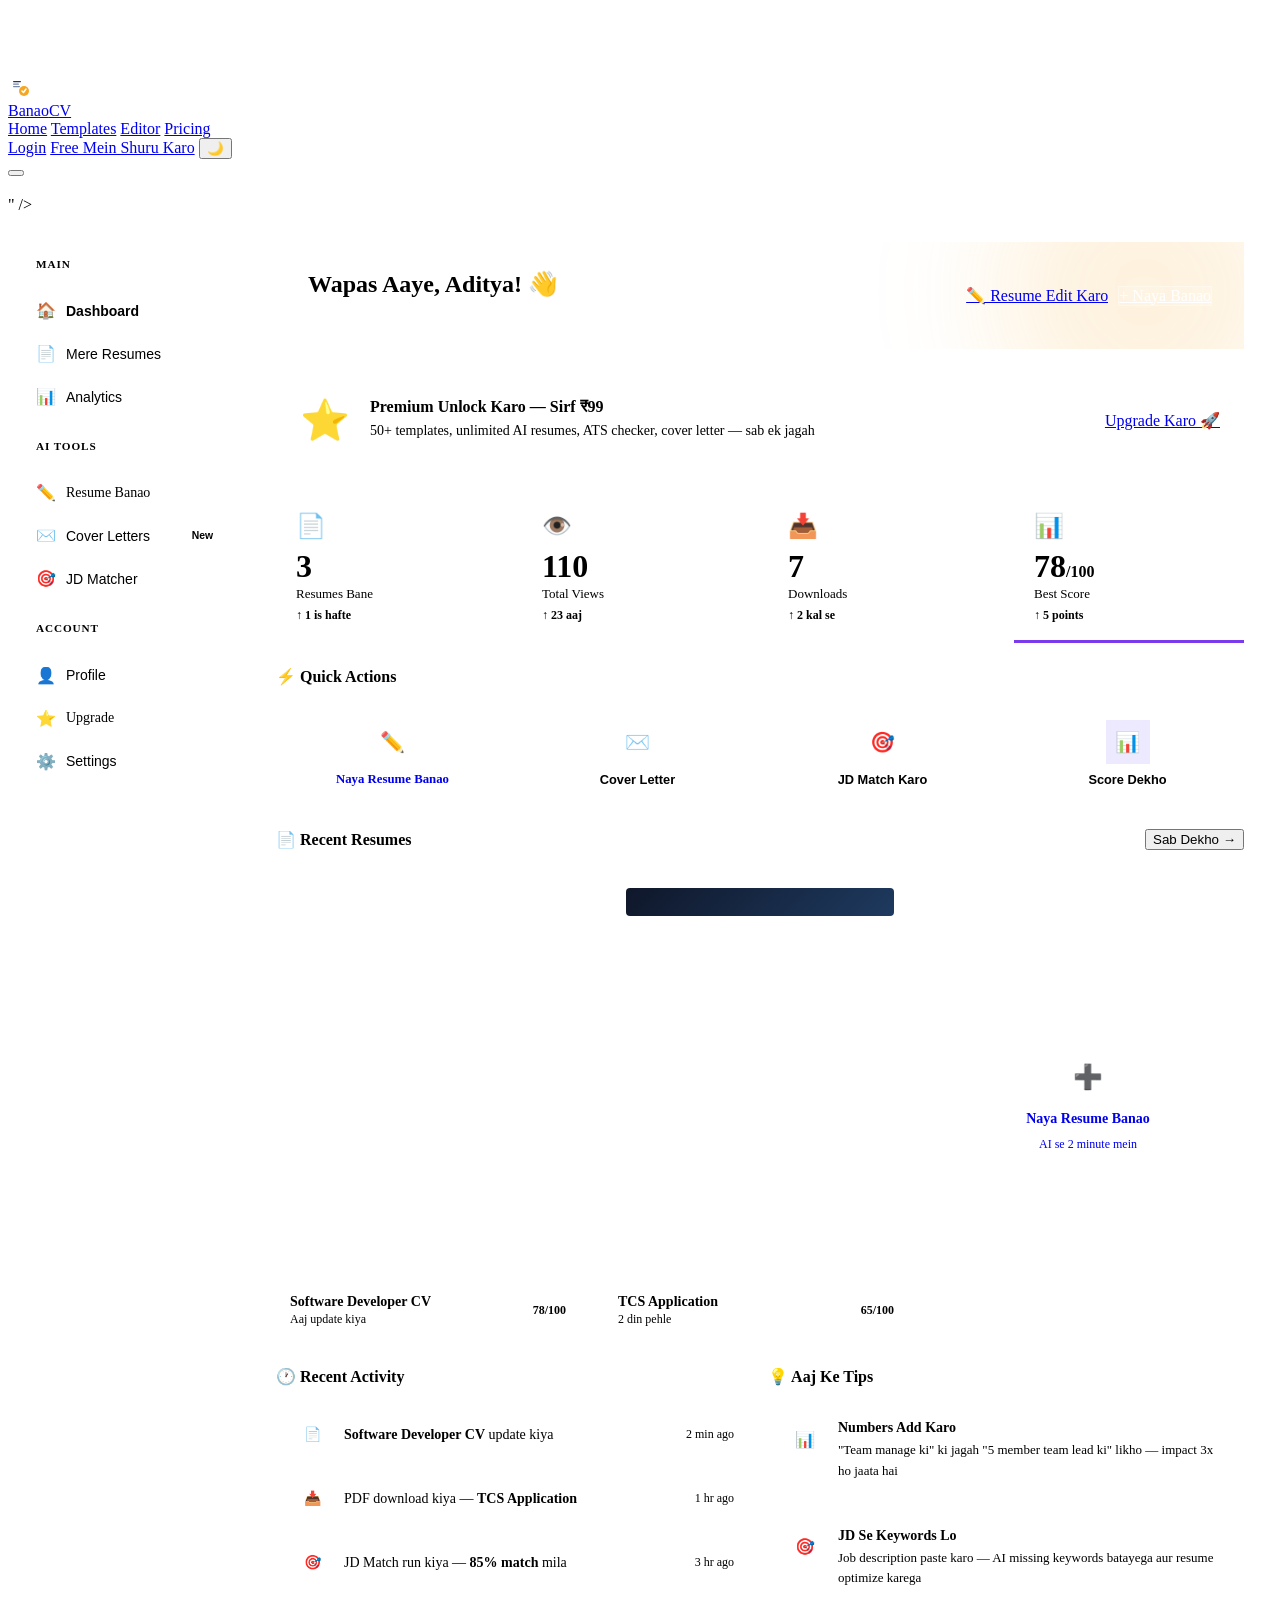
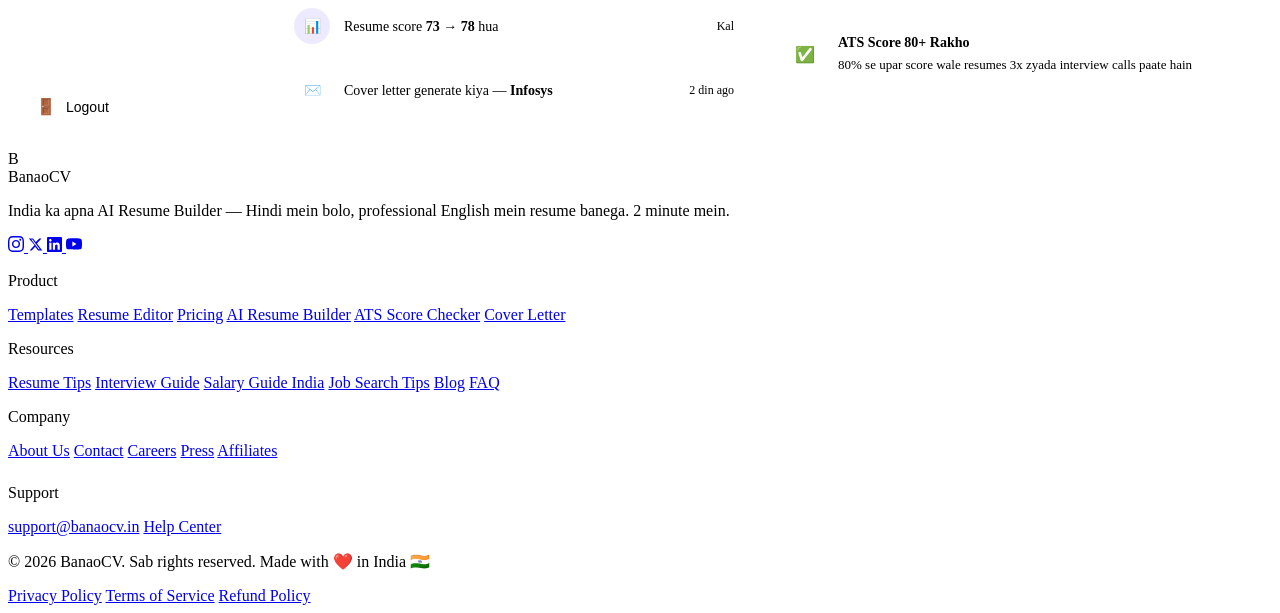
<file: dashboard.html>
<!DOCTYPE html>
<html lang="hi">
<head>
  <meta charset="UTF-8" />
  <meta name="viewport" content="width=device-width, initial-scale=1.0, maximum-scale=5.0, viewport-fit=cover" />
  <meta name="mobile-web-app-capable" content="yes" />
  <meta name="apple-mobile-web-app-capable" content="yes" />
  <meta name="theme-color" content="#1B3A6B" />
  <title>Dashboard — BanaoCV</title>
  <link rel="icon" type="image/svg+xml" href="data:image/svg+xml,<svg xmlns='http://www.w3.org/2000/svg' viewBox='0 0 32 32'><rect width='32' height='32' rx='8' fill='%231B3A6B'/><text x='16' y='23' text-anchor='middle' fill='white' font-family='sans-serif' font-weight='900' font-size='18'>B</text></svg>" />
  <link rel="stylesheet" href="assets/css/style.css
  <link rel="stylesheet" href="assets/css/page-backgrounds.css" />" />
  <link rel="stylesheet" href="assets/css/animations.css" />
  <link rel="stylesheet" href="assets/css/mobile.css" />
  <style>
    /* ══════════════════════════════════════
       DASHBOARD LAYOUT
    ══════════════════════════════════════ */
    body { background: var(--bg); }

    .dash-shell {
      display: grid;
      grid-template-columns: 240px 1fr;
      min-height: calc(100vh - var(--nav-h));
    }

    @media (max-width: 900px) {
      .dash-shell { grid-template-columns: 1fr; }
      .dash-sidebar { display: none; }
    }

    /* ── Sidebar ── */
    .dash-sidebar {
      background: var(--white);
      border-right: 1px solid var(--border);
      position: sticky;
      top: var(--nav-h);
      height: calc(100vh - var(--nav-h));
      overflow-y: auto;
      display: flex;
      flex-direction: column;
      padding: 24px 16px;
      gap: 4px;
    }

    .sidebar-section-title {
      font-size: 0.7rem;
      font-weight: 700;
      text-transform: uppercase;
      letter-spacing: 0.08em;
      color: var(--text-4);
      padding: 12px 12px 6px;
      margin-top: 8px;
    }

    .sidebar-link {
      display: flex;
      align-items: center;
      gap: 10px;
      padding: 10px 12px;
      border-radius: var(--r);
      font-size: 0.875rem;
      font-weight: 500;
      color: var(--text-2);
      text-decoration: none;
      transition: all var(--t);
      cursor: pointer;
      border: none;
      background: none;
      width: 100%;
      text-align: left;
    }
    .sidebar-link:hover { background: var(--bg); color: var(--brand); }
    .sidebar-link.active {
      background: var(--brand-xlight);
      color: var(--brand);
      font-weight: 600;
    }
    .sidebar-link .s-icon { font-size: 1rem; width: 20px; text-align: center; }
    .sidebar-link .s-badge {
      margin-left: auto;
      background: var(--brand);
      color: white;
      font-size: 0.65rem;
      font-weight: 700;
      padding: 2px 7px;
      border-radius: var(--r-full);
    }
    .sidebar-link .s-badge.gold {
      background: var(--gold);
      color: var(--brand-dark);
    }

    .sidebar-bottom {
      margin-top: auto;
      padding-top: 16px;
      border-top: 1px solid var(--border);
    }

    /* ── Main Content ── */
    .dash-main {
      padding: 28px;
      overflow-x: hidden;
    }

    @media (max-width: 768px) {
      .dash-main { padding: 16px; padding-bottom: 80px; }
    }

    /* Tab panels */
    .dash-panel { display: none; }
    .dash-panel.active { display: block; }

    /* ── Welcome Banner ── */
    .welcome-banner {
      background: linear-gradient(135deg, var(--brand-dark) 0%, var(--brand-light) 100%);
      border-radius: var(--r-xl);
      padding: 28px 32px;
      display: flex;
      align-items: center;
      justify-content: space-between;
      gap: 20px;
      margin-bottom: 24px;
      position: relative;
      overflow: hidden;
    }
    .welcome-banner::before {
      content: '';
      position: absolute;
      inset: 0;
      background-image:
        linear-gradient(rgba(255,255,255,0.05) 1px, transparent 1px),
        linear-gradient(90deg, rgba(255,255,255,0.05) 1px, transparent 1px);
      background-size: 30px 30px;
    }
    .welcome-banner-blob {
      position: absolute;
      width: 300px;
      height: 300px;
      background: rgba(245,166,35,0.15);
      border-radius: 50%;
      filter: blur(60px);
      right: -50px;
      top: -100px;
      pointer-events: none;
    }
    .welcome-content { position: relative; z-index: 2; }
    .welcome-greeting {
      font-size: 1.5rem;
      font-weight: 800;
      color: var(--white);
      font-family: var(--font-heading);
      margin-bottom: 6px;
    }
    .welcome-sub {
      color: rgba(255,255,255,0.7);
      font-size: 0.9375rem;
    }
    .welcome-actions {
      position: relative;
      z-index: 2;
      display: flex;
      gap: 10px;
      flex-shrink: 0;
    }
    @media (max-width: 640px) {
      .welcome-banner { flex-direction: column; align-items: flex-start; }
      .welcome-actions { width: 100%; }
      .welcome-actions .btn { flex: 1; justify-content: center; }
    }

    /* ── Stats Grid ── */
    .stats-grid {
      display: grid;
      grid-template-columns: repeat(4, 1fr);
      gap: 16px;
      margin-bottom: 24px;
    }
    @media (max-width: 1100px) { .stats-grid { grid-template-columns: repeat(2, 1fr); } }
    @media (max-width: 480px)  { .stats-grid { grid-template-columns: repeat(2, 1fr); gap: 12px; } }

    .stat-card {
      background: var(--white);
      border: 1px solid var(--border);
      border-radius: var(--r-lg);
      padding: 20px;
      transition: all var(--t-slow);
      position: relative;
      overflow: hidden;
    }
    .stat-card:hover {
      box-shadow: var(--shadow-md);
      transform: translateY(-3px);
    }
    .stat-card::after {
      content: '';
      position: absolute;
      bottom: 0;
      left: 0;
      right: 0;
      height: 3px;
      border-radius: 0 0 var(--r-lg) var(--r-lg);
    }
    .stat-card.blue::after   { background: var(--brand); }
    .stat-card.gold::after   { background: var(--gold); }
    .stat-card.green::after  { background: var(--success); }
    .stat-card.purple::after { background: #7c3aed; }

    .stat-icon {
      font-size: 1.5rem;
      margin-bottom: 10px;
    }
    .stat-num {
      font-family: var(--font-heading);
      font-size: 2rem;
      font-weight: 800;
      color: var(--brand-dark);
      line-height: 1;
      margin-bottom: 4px;
    }
    .stat-label {
      font-size: 0.8125rem;
      color: var(--text-3);
      font-weight: 500;
    }
    .stat-change {
      font-size: 0.75rem;
      font-weight: 600;
      margin-top: 6px;
      display: flex;
      align-items: center;
      gap: 3px;
    }
    .stat-change.up   { color: var(--success); }
    .stat-change.down { color: var(--error); }

    /* ── Section Header ── */
    .dash-section-header {
      display: flex;
      align-items: center;
      justify-content: space-between;
      margin-bottom: 16px;
      gap: 12px;
    }
    .dash-section-title {
      font-size: 1rem;
      font-weight: 700;
      color: var(--brand-dark);
    }

    /* ── Resume Cards ── */
    .resumes-grid {
      display: grid;
      grid-template-columns: repeat(3, 1fr);
      gap: 16px;
      margin-bottom: 28px;
    }
    @media (max-width: 1100px) { .resumes-grid { grid-template-columns: repeat(2, 1fr); } }
    @media (max-width: 540px)  { .resumes-grid { grid-template-columns: 1fr; } }

    .resume-card {
      background: var(--white);
      border: 1.5px solid var(--border);
      border-radius: var(--r-xl);
      overflow: hidden;
      transition: all var(--t-slow);
      cursor: pointer;
      position: relative;
    }
    .resume-card:hover {
      border-color: var(--gold);
      box-shadow: var(--shadow-md);
      transform: translateY(-4px);
    }
    .resume-card-thumb {
      aspect-ratio: 3/4;
      background: linear-gradient(135deg, var(--bg), var(--brand-xlight));
      position: relative;
      overflow: hidden;
    }
    .resume-card-preview {
      position: absolute;
      inset: 12px;
      background: var(--white);
      border-radius: var(--r);
      box-shadow: var(--shadow-sm);
      padding: 10px;
      display: flex;
      flex-direction: column;
      gap: 5px;
    }
    .rp-header {
      height: 28px;
      border-radius: 4px;
      margin-bottom: 4px;
    }
    .rp-line {
      height: 5px;
      border-radius: 3px;
      background: var(--bg-2);
    }
    .resume-card-overlay {
      position: absolute;
      inset: 0;
      background: rgba(15,35,71,0.7);
      display: flex;
      align-items: center;
      justify-content: center;
      gap: 8px;
      opacity: 0;
      transition: opacity var(--t);
    }
    .resume-card:hover .resume-card-overlay { opacity: 1; }

    .resume-card-footer {
      padding: 12px 14px;
      border-top: 1px solid var(--border);
      display: flex;
      align-items: center;
      justify-content: space-between;
    }
    .rc-name {
      font-size: 0.875rem;
      font-weight: 700;
      color: var(--brand-dark);
      white-space: nowrap;
      overflow: hidden;
      text-overflow: ellipsis;
    }
    .rc-date {
      font-size: 0.75rem;
      color: var(--text-3);
      margin-top: 2px;
    }
    .rc-score {
      font-size: 0.75rem;
      font-weight: 700;
      padding: 3px 8px;
      border-radius: var(--r-full);
      background: var(--success-light);
      color: var(--success);
      flex-shrink: 0;
    }

    /* New resume card */
    .resume-card-new {
      background: var(--white);
      border: 2px dashed var(--border);
      border-radius: var(--r-xl);
      aspect-ratio: auto;
      min-height: 200px;
      display: flex;
      flex-direction: column;
      align-items: center;
      justify-content: center;
      gap: 10px;
      cursor: pointer;
      transition: all var(--t);
      text-decoration: none;
    }
    .resume-card-new:hover {
      border-color: var(--brand);
      background: var(--brand-xlight);
      transform: translateY(-3px);
    }
    .new-card-icon {
      width: 48px;
      height: 48px;
      background: var(--brand-xlight);
      border-radius: 50%;
      display: flex;
      align-items: center;
      justify-content: center;
      font-size: 1.5rem;
      transition: all var(--t);
    }
    .resume-card-new:hover .new-card-icon {
      background: var(--brand);
    }

    /* ── Activity Feed ── */
    .activity-list {
      display: flex;
      flex-direction: column;
      gap: 0;
      background: var(--white);
      border: 1px solid var(--border);
      border-radius: var(--r-xl);
      overflow: hidden;
    }
    .activity-item {
      display: flex;
      align-items: center;
      gap: 14px;
      padding: 14px 18px;
      border-bottom: 1px solid var(--border);
      transition: background var(--t);
    }
    .activity-item:last-child { border-bottom: none; }
    .activity-item:hover { background: var(--bg); }
    .activity-dot {
      width: 36px;
      height: 36px;
      border-radius: 50%;
      display: flex;
      align-items: center;
      justify-content: center;
      font-size: 0.875rem;
      flex-shrink: 0;
    }
    .activity-text {
      flex: 1;
      font-size: 0.875rem;
      color: var(--text-2);
      line-height: 1.5;
    }
    .activity-text strong { color: var(--brand-dark); }
    .activity-time {
      font-size: 0.75rem;
      color: var(--text-4);
      flex-shrink: 0;
    }

    /* ── Score Card ── */
    .score-overview {
      background: var(--white);
      border: 1px solid var(--border);
      border-radius: var(--r-xl);
      padding: 24px;
    }
    .score-big {
      display: flex;
      align-items: center;
      gap: 24px;
      margin-bottom: 20px;
    }
    .score-circle {
      width: 80px;
      height: 80px;
      border-radius: 50%;
      background: conic-gradient(var(--brand) 75%, var(--bg-2) 0);
      display: flex;
      align-items: center;
      justify-content: center;
      position: relative;
      flex-shrink: 0;
    }
    .score-circle-inner {
      width: 60px;
      height: 60px;
      background: var(--white);
      border-radius: 50%;
      display: flex;
      align-items: center;
      justify-content: center;
      font-family: var(--font-heading);
      font-size: 1.25rem;
      font-weight: 800;
      color: var(--brand-dark);
    }

    /* ── Premium Banner ── */
    .premium-upgrade-card {
      background: linear-gradient(135deg, var(--gold-xlight), #fff8ec);
      border: 1.5px solid var(--gold);
      border-radius: var(--r-xl);
      padding: 24px;
      display: flex;
      align-items: center;
      gap: 20px;
      margin-bottom: 24px;
    }
    @media (max-width: 640px) {
      .premium-upgrade-card { flex-direction: column; text-align: center; }
    }
    .premium-icon { font-size: 2.5rem; flex-shrink: 0; }
    .premium-text-title {
      font-size: 1rem;
      font-weight: 800;
      color: var(--gold-dark);
      margin-bottom: 4px;
    }
    .premium-text-desc {
      font-size: 0.875rem;
      color: var(--text-3);
      line-height: 1.6;
    }
    .premium-cta { margin-left: auto; flex-shrink: 0; }
    @media (max-width: 640px) {
      .premium-cta { margin-left: 0; width: 100%; }
      .premium-cta .btn { width: 100%; justify-content: center; }
    }

    /* ── Quick Actions ── */
    .quick-actions {
      display: grid;
      grid-template-columns: repeat(4, 1fr);
      gap: 12px;
      margin-bottom: 24px;
    }
    @media (max-width: 768px) { .quick-actions { grid-template-columns: repeat(2, 1fr); } }

    .quick-action-btn {
      background: var(--white);
      border: 1.5px solid var(--border);
      border-radius: var(--r-lg);
      padding: 18px 14px;
      display: flex;
      flex-direction: column;
      align-items: center;
      gap: 8px;
      cursor: pointer;
      transition: all var(--t-slow);
      text-decoration: none;
    }
    .quick-action-btn:hover {
      border-color: var(--brand);
      background: var(--brand-xlight);
      transform: translateY(-3px);
      box-shadow: var(--shadow-sm);
    }
    .qa-icon {
      width: 44px;
      height: 44px;
      border-radius: var(--r);
      display: flex;
      align-items: center;
      justify-content: center;
      font-size: 1.25rem;
    }
    .qa-label {
      font-size: 0.8rem;
      font-weight: 600;
      color: var(--text-2);
      text-align: center;
    }

    /* ── Tips Section ── */
    .tips-grid {
      display: grid;
      grid-template-columns: repeat(2, 1fr);
      gap: 14px;
    }
    @media (max-width: 640px) { .tips-grid { grid-template-columns: 1fr; } }

    .tip-card {
      background: var(--white);
      border: 1px solid var(--border);
      border-radius: var(--r-lg);
      padding: 18px;
      display: flex;
      gap: 14px;
      align-items: flex-start;
      transition: all var(--t);
    }
    .tip-card:hover {
      border-color: rgba(27,58,107,0.2);
      box-shadow: var(--shadow-sm);
    }
    .tip-icon {
      width: 38px;
      height: 38px;
      border-radius: var(--r);
      display: flex;
      align-items: center;
      justify-content: center;
      font-size: 1rem;
      flex-shrink: 0;
    }
    .tip-title {
      font-size: 0.875rem;
      font-weight: 700;
      color: var(--brand-dark);
      margin-bottom: 4px;
    }
    .tip-desc {
      font-size: 0.8125rem;
      color: var(--text-3);
      line-height: 1.6;
    }

    /* ── Profile Tab ── */
    .profile-card {
      background: var(--white);
      border: 1px solid var(--border);
      border-radius: var(--r-xl);
      padding: 32px;
      max-width: 600px;
    }
    .profile-avatar-wrap {
      display: flex;
      align-items: center;
      gap: 20px;
      margin-bottom: 28px;
      padding-bottom: 28px;
      border-bottom: 1px solid var(--border);
    }
    .profile-avatar {
      width: 80px;
      height: 80px;
      border-radius: 50%;
      background: linear-gradient(135deg, var(--brand), var(--brand-light));
      display: flex;
      align-items: center;
      justify-content: center;
      font-family: var(--font-heading);
      font-weight: 800;
      font-size: 1.75rem;
      color: var(--white);
      flex-shrink: 0;
    }
    .profile-name {
      font-size: 1.25rem;
      font-weight: 800;
      color: var(--brand-dark);
    }
    .profile-email {
      font-size: 0.875rem;
      color: var(--text-3);
      margin-top: 4px;
    }
    .profile-badge {
      margin-top: 8px;
    }

    /* ── Mobile bottom tab ── */
    .dash-mobile-tabs {
      display: none;
      position: fixed;
      bottom: 0;
      left: 0;
      right: 0;
      background: var(--white);
      border-top: 1px solid var(--border);
      z-index: 200;
      padding: 6px 0 4px;
    }
    @media (max-width: 900px) { .dash-mobile-tabs { display: flex; } }
    .dash-mob-tab {
      flex: 1;
      display: flex;
      flex-direction: column;
      align-items: center;
      gap: 3px;
      padding: 6px 4px;
      font-size: 0.6rem;
      font-weight: 600;
      color: var(--text-3);
      cursor: pointer;
      border: none;
      background: none;
      transition: color var(--t);
    }
    .dash-mob-tab .ico { font-size: 1.125rem; }
    .dash-mob-tab.active { color: var(--brand); }

    @supports (padding: env(safe-area-inset-bottom)) {
      .dash-mobile-tabs {
        padding-bottom: calc(4px + env(safe-area-inset-bottom));
        height: calc(56px + env(safe-area-inset-bottom));
      }
    }
  </style>
  <script src="assets/js/config.runtime.js"></script>
</head>
<body class="bg-dashboard"><div class="page-bg-animated"></div>
  <script src="components/nav.js"></script>

  <div class="dash-shell" style="margin-top:var(--nav-h)">

    <!-- ══ SIDEBAR ══ -->
    <aside class="dash-sidebar">
      <p class="sidebar-section-title">Main</p>
      <button class="sidebar-link active" onclick="showPanel('home', this)">
        <span class="s-icon">🏠</span> Dashboard
      </button>
      <button class="sidebar-link" onclick="showPanel('resumes', this)">
        <span class="s-icon">📄</span> Mere Resumes
        <span class="s-badge">3</span>
      </button>
      <button class="sidebar-link" onclick="showPanel('analytics', this)">
        <span class="s-icon">📊</span> Analytics
      </button>

      <p class="sidebar-section-title">AI Tools</p>
      <a href="editor.html" class="sidebar-link">
        <span class="s-icon">✏️</span> Resume Banao
      </a>
      <button class="sidebar-link" onclick="showPanel('cover', this)">
        <span class="s-icon">✉️</span> Cover Letters
        <span class="s-badge gold">New</span>
      </button>
      <button class="sidebar-link" onclick="showPanel('jd', this)">
        <span class="s-icon">🎯</span> JD Matcher
      </button>

      <p class="sidebar-section-title">Account</p>
      <button class="sidebar-link" onclick="showPanel('profile', this)">
        <span class="s-icon">👤</span> Profile
      </button>
      <a href="pricing.html" class="sidebar-link">
        <span class="s-icon">⭐</span> Upgrade
      </a>
      <button class="sidebar-link" onclick="showPanel('settings', this)">
        <span class="s-icon">⚙️</span> Settings
      </button>

      <div class="sidebar-bottom">
        <button class="sidebar-link" style="color:var(--error)" data-logout>
          <span class="s-icon">🚪</span> Logout
        </button>
      </div>
    </aside>

    <!-- ══ MAIN ══ -->
    <main class="dash-main">

      <!-- ════ HOME PANEL ════ -->
      <div class="dash-panel active" id="panel-home">

        <!-- Welcome -->
        <div class="welcome-banner" data-reveal="fade">
          <div class="welcome-banner-blob"></div>
          <div class="welcome-content">
            <div class="welcome-greeting">
              Wapas Aaye, <span data-user-name>Aditya</span>! 👋
            </div>
            <div class="welcome-sub">
              Tumhara resume score improve karne ke liye 2 suggestions hain aaj
            </div>
          </div>
          <div class="welcome-actions">
            <a href="editor.html" class="btn btn-gold btn-shine">
              ✏️ Resume Edit Karo
            </a>
            <a href="editor.html" class="btn" style="background:rgba(255,255,255,0.15);color:white;border:1.5px solid rgba(255,255,255,0.3)">
              + Naya Banao
            </a>
          </div>
        </div>

        <!-- Premium upgrade banner — show only for free users -->
        <div class="premium-upgrade-card" id="upgrade-banner" data-auth="logged-out">
          <div class="premium-icon">⭐</div>
          <div>
            <div class="premium-text-title">Premium Unlock Karo — Sirf ₹99</div>
            <div class="premium-text-desc">
              50+ templates, unlimited AI resumes, ATS checker, cover letter — sab ek jagah
            </div>
          </div>
          <div class="premium-cta">
            <a href="pricing.html" class="btn btn-gold btn-shine">
              Upgrade Karo 🚀
            </a>
          </div>
        </div>

        <!-- Stats -->
        <div class="stats-grid" data-stagger>
          <div class="stat-card blue">
            <div class="stat-icon">📄</div>
            <div class="stat-num" data-count="3">0</div>
            <div class="stat-label">Resumes Bane</div>
            <div class="stat-change up">↑ 1 is hafte</div>
          </div>
          <div class="stat-card gold">
            <div class="stat-icon">👁️</div>
            <div class="stat-num" data-count="127">0</div>
            <div class="stat-label">Total Views</div>
            <div class="stat-change up">↑ 23 aaj</div>
          </div>
          <div class="stat-card green">
            <div class="stat-icon">📥</div>
            <div class="stat-num" data-count="8">0</div>
            <div class="stat-label">Downloads</div>
            <div class="stat-change up">↑ 2 kal se</div>
          </div>
          <div class="stat-card purple">
            <div class="stat-icon">📊</div>
            <div class="stat-num">78<span style="font-size:1rem">/100</span></div>
            <div class="stat-label">Best Score</div>
            <div class="stat-change up">↑ 5 points</div>
          </div>
        </div>

        <!-- Quick Actions -->
        <div class="dash-section-header">
          <span class="dash-section-title">⚡ Quick Actions</span>
        </div>
        <div class="quick-actions" data-stagger>
          <a href="editor.html" class="quick-action-btn">
            <div class="qa-icon" style="background:var(--brand-xlight)">✏️</div>
            <span class="qa-label">Naya Resume Banao</span>
          </a>
          <button class="quick-action-btn" onclick="showPanel('cover', document.querySelector('[onclick*=cover]'))">
            <div class="qa-icon" style="background:var(--gold-xlight)">✉️</div>
            <span class="qa-label">Cover Letter</span>
          </button>
          <button class="quick-action-btn" onclick="showPanel('jd', document.querySelector('[onclick*=jd]'))">
            <div class="qa-icon" style="background:var(--success-light)">🎯</div>
            <span class="qa-label">JD Match Karo</span>
          </button>
          <button class="quick-action-btn" onclick="showPanel('analytics', document.querySelector('[onclick*=analytics]'))">
            <div class="qa-icon" style="background:#ede9fe">📊</div>
            <span class="qa-label">Score Dekho</span>
          </button>
        </div>

        <!-- Recent Resumes -->
        <div class="dash-section-header">
          <span class="dash-section-title">📄 Recent Resumes</span>
          <button class="btn btn-ghost btn-sm" onclick="showPanel('resumes', null)">Sab Dekho →</button>
        </div>

        <div class="resumes-grid" data-stagger>

          <!-- Resume 1 -->
          <div class="resume-card">
            <div class="resume-card-thumb">
              <div class="resume-card-preview">
                <div class="rp-header" style="background:linear-gradient(135deg,var(--brand),var(--brand-light))"></div>
                <div class="rp-line" style="width:90%"></div>
                <div class="rp-line" style="width:75%"></div>
                <div class="rp-line" style="width:85%;margin-top:4px"></div>
                <div class="rp-line" style="width:60%"></div>
                <div class="rp-line" style="width:80%;margin-top:4px"></div>
                <div class="rp-line" style="width:70%"></div>
              </div>
              <div class="resume-card-overlay">
                <a href="editor.html?r=1" class="btn btn-gold btn-sm">✏️ Edit</a>
                <button class="btn btn-sm" style="background:rgba(255,255,255,0.15);color:white;border:1.5px solid rgba(255,255,255,0.3)" onclick="downloadResume(1)">📥</button>
                <button class="btn btn-sm" style="background:rgba(255,255,255,0.15);color:white;border:1.5px solid rgba(255,255,255,0.3)" onclick="shareResume(1)">📤</button>
              </div>
            </div>
            <div class="resume-card-footer">
              <div>
                <div class="rc-name">Software Developer CV</div>
                <div class="rc-date">Aaj update kiya</div>
              </div>
              <span class="rc-score">78/100</span>
            </div>
          </div>

          <!-- Resume 2 -->
          <div class="resume-card">
            <div class="resume-card-thumb">
              <div class="resume-card-preview">
                <div class="rp-header" style="background:linear-gradient(135deg,#0f172a,#1e3a5f)"></div>
                <div class="rp-line" style="width:85%"></div>
                <div class="rp-line" style="width:70%"></div>
                <div class="rp-line" style="width:90%;margin-top:4px"></div>
                <div class="rp-line" style="width:65%"></div>
                <div class="rp-line" style="width:75%;margin-top:4px"></div>
                <div class="rp-line" style="width:55%"></div>
              </div>
              <div class="resume-card-overlay">
                <a href="editor.html?r=2" class="btn btn-gold btn-sm">✏️ Edit</a>
                <button class="btn btn-sm" style="background:rgba(255,255,255,0.15);color:white;border:1.5px solid rgba(255,255,255,0.3)" onclick="downloadResume(2)">📥</button>
                <button class="btn btn-sm" style="background:rgba(255,255,255,0.15);color:white;border:1.5px solid rgba(255,255,255,0.3)" onclick="shareResume(2)">📤</button>
              </div>
            </div>
            <div class="resume-card-footer">
              <div>
                <div class="rc-name">TCS Application</div>
                <div class="rc-date">2 din pehle</div>
              </div>
              <span class="rc-score" style="background:var(--gold-xlight);color:var(--gold-dark)">65/100</span>
            </div>
          </div>

          <!-- New Resume -->
          <a href="editor.html" class="resume-card-new">
            <div class="new-card-icon">➕</div>
            <span style="font-size:0.875rem;font-weight:600;color:var(--brand)">Naya Resume Banao</span>
            <span style="font-size:0.75rem;color:var(--text-3)">AI se 2 minute mein</span>
          </a>

        </div>

        <!-- Two column bottom -->
        <div style="display:grid;grid-template-columns:1fr 1fr;gap:16px" class="dash-2col">

          <!-- Activity -->
          <div>
            <div class="dash-section-header">
              <span class="dash-section-title">🕐 Recent Activity</span>
            </div>
            <div class="activity-list">
              <div class="activity-item">
                <div class="activity-dot" style="background:var(--brand-xlight)">📄</div>
                <div class="activity-text"><strong>Software Developer CV</strong> update kiya</div>
                <span class="activity-time">2 min ago</span>
              </div>
              <div class="activity-item">
                <div class="activity-dot" style="background:var(--success-light)">📥</div>
                <div class="activity-text">PDF download kiya — <strong>TCS Application</strong></div>
                <span class="activity-time">1 hr ago</span>
              </div>
              <div class="activity-item">
                <div class="activity-dot" style="background:var(--gold-xlight)">🎯</div>
                <div class="activity-text">JD Match run kiya — <strong>85% match</strong> mila</div>
                <span class="activity-time">3 hr ago</span>
              </div>
              <div class="activity-item">
                <div class="activity-dot" style="background:#ede9fe">📊</div>
                <div class="activity-text">Resume score <strong>73 → 78</strong> hua</div>
                <span class="activity-time">Kal</span>
              </div>
              <div class="activity-item">
                <div class="activity-dot" style="background:var(--brand-xlight)">✉️</div>
                <div class="activity-text">Cover letter generate kiya — <strong>Infosys</strong></div>
                <span class="activity-time">2 din ago</span>
              </div>
            </div>
          </div>

          <!-- Resume Tips -->
          <div>
            <div class="dash-section-header">
              <span class="dash-section-title">💡 Aaj Ke Tips</span>
            </div>
            <div style="display:flex;flex-direction:column;gap:10px">
              <div class="tip-card">
                <div class="tip-icon" style="background:var(--brand-xlight)">📊</div>
                <div>
                  <div class="tip-title">Numbers Add Karo</div>
                  <div class="tip-desc">
                    "Team manage ki" ki jagah "5 member team lead ki" likho — impact 3x ho jaata hai
                  </div>
                </div>
              </div>
              <div class="tip-card">
                <div class="tip-icon" style="background:var(--gold-xlight)">🎯</div>
                <div>
                  <div class="tip-title">JD Se Keywords Lo</div>
                  <div class="tip-desc">
                    Job description paste karo — AI missing keywords batayega aur resume optimize karega
                  </div>
                </div>
              </div>
              <div class="tip-card">
                <div class="tip-icon" style="background:var(--success-light)">✅</div>
                <div>
                  <div class="tip-title">ATS Score 80+ Rakho</div>
                  <div class="tip-desc">
                    80% se upar score wale resumes 3x zyada interview calls paate hain
                  </div>
                </div>
              </div>
            </div>
          </div>

        </div>

      </div>
      <!-- end home panel -->

      <!-- ════ RESUMES PANEL ════ -->
      <div class="dash-panel" id="panel-resumes">
        <div class="dash-section-header" style="margin-bottom:20px">
          <div>
            <h2 style="font-size:1.375rem;font-weight:800;color:var(--brand-dark)">Mere Resumes</h2>
            <p style="font-size:0.875rem;color:var(--text-3);margin-top:2px">3 resumes saved hain</p>
          </div>
          <a href="editor.html" class="btn btn-primary btn-sm btn-shine">+ Naya Resume</a>
        </div>

        <div class="resumes-grid" data-stagger>
          <div class="resume-card">
            <div class="resume-card-thumb">
              <div class="resume-card-preview">
                <div class="rp-header" style="background:linear-gradient(135deg,var(--brand),var(--brand-light))"></div>
                <div class="rp-line" style="width:90%"></div>
                <div class="rp-line" style="width:75%"></div>
                <div class="rp-line" style="width:85%;margin-top:6px"></div>
                <div class="rp-line" style="width:60%"></div>
                <div class="rp-line" style="width:80%;margin-top:6px"></div>
                <div class="rp-line" style="width:70%"></div>
                <div class="rp-line" style="width:50%"></div>
              </div>
              <div class="resume-card-overlay">
                <a href="editor.html?r=1" class="btn btn-gold btn-sm">✏️ Edit</a>
                <button class="btn btn-sm" style="background:rgba(255,255,255,0.15);color:white;border:1.5px solid rgba(255,255,255,0.3)" onclick="downloadResume(1)">📥 Download</button>
              </div>
            </div>
            <div class="resume-card-footer">
              <div>
                <div class="rc-name">Software Developer CV</div>
                <div class="rc-date">Aaj · Clean Fresher template</div>
              </div>
              <span class="rc-score">78/100</span>
            </div>
          </div>

          <div class="resume-card">
            <div class="resume-card-thumb">
              <div class="resume-card-preview">
                <div class="rp-header" style="background:linear-gradient(135deg,#0f172a,#1e3a5f)"></div>
                <div class="rp-line" style="width:85%"></div>
                <div class="rp-line" style="width:70%"></div>
                <div class="rp-line" style="width:90%;margin-top:6px"></div>
                <div class="rp-line" style="width:65%"></div>
                <div class="rp-line" style="width:75%;margin-top:6px"></div>
                <div class="rp-line" style="width:55%"></div>
              </div>
              <div class="resume-card-overlay">
                <a href="editor.html?r=2" class="btn btn-gold btn-sm">✏️ Edit</a>
                <button class="btn btn-sm" style="background:rgba(255,255,255,0.15);color:white;border:1.5px solid rgba(255,255,255,0.3)" onclick="downloadResume(2)">📥 Download</button>
              </div>
            </div>
            <div class="resume-card-footer">
              <div>
                <div class="rc-name">TCS Application</div>
                <div class="rc-date">2 din pehle · Dark Pro template</div>
              </div>
              <span class="rc-score" style="background:var(--gold-xlight);color:var(--gold-dark)">65/100</span>
            </div>
          </div>

          <div class="resume-card">
            <div class="resume-card-thumb">
              <div class="resume-card-preview">
                <div class="rp-header" style="background:linear-gradient(90deg,var(--gold),var(--gold-dark))"></div>
                <div class="rp-line" style="width:80%"></div>
                <div class="rp-line" style="width:65%"></div>
                <div class="rp-line" style="width:88%;margin-top:6px"></div>
                <div class="rp-line" style="width:72%"></div>
                <div class="rp-line" style="width:60%;margin-top:6px"></div>
              </div>
              <div class="resume-card-overlay">
                <a href="editor.html?r=3" class="btn btn-gold btn-sm">✏️ Edit</a>
                <button class="btn btn-sm" style="background:rgba(255,255,255,0.15);color:white;border:1.5px solid rgba(255,255,255,0.3)" onclick="downloadResume(3)">📥 Download</button>
              </div>
            </div>
            <div class="resume-card-footer">
              <div>
                <div class="rc-name">Infosys Resume</div>
                <div class="rc-date">1 hafte pehle · Golden Line template</div>
              </div>
              <span class="rc-score">71/100</span>
            </div>
          </div>

          <a href="editor.html" class="resume-card-new">
            <div class="new-card-icon">➕</div>
            <span style="font-size:0.875rem;font-weight:600;color:var(--brand)">Naya Resume Banao</span>
            <span style="font-size:0.75rem;color:var(--text-3)">AI se 2 minute mein</span>
          </a>
        </div>
      </div>

      <!-- ════ ANALYTICS PANEL ════ -->
      <div class="dash-panel" id="panel-analytics">
        <h2 style="font-size:1.375rem;font-weight:800;color:var(--brand-dark);margin-bottom:20px">📊 Analytics</h2>

        <div class="stats-grid" style="margin-bottom:24px" data-stagger>
          <div class="stat-card blue">
            <div class="stat-icon">👁️</div>
            <div class="stat-num" data-count="127">0</div>
            <div class="stat-label">Total Resume Views</div>
            <div class="stat-change up">↑ 23 is hafte</div>
          </div>
          <div class="stat-card gold">
            <div class="stat-icon">📥</div>
            <div class="stat-num" data-count="8">0</div>
            <div class="stat-label">PDF Downloads</div>
            <div class="stat-change up">↑ 2 aaj</div>
          </div>
          <div class="stat-card green">
            <div class="stat-icon">📤</div>
            <div class="stat-num" data-count="5">0</div>
            <div class="stat-label">Share Links Used</div>
            <div class="stat-change up">↑ 1 kal</div>
          </div>
          <div class="stat-card purple">
            <div class="stat-icon">🎯</div>
            <div class="stat-num" data-count="3">0</div>
            <div class="stat-label">JD Matches Run</div>
            <div class="stat-change up">↑ Best: 85%</div>
          </div>
        </div>

        <!-- Score history -->
        <div class="dash-section-header">
          <span class="dash-section-title">📈 Score History</span>
        </div>

        <div class="score-overview" style="margin-bottom:20px">
          <div class="score-big">
            <div class="score-circle">
              <div class="score-circle-inner">78</div>
            </div>
            <div>
              <div style="font-size:1.125rem;font-weight:800;color:var(--brand-dark)">Best Resume Score</div>
              <div style="font-size:0.875rem;color:var(--text-3);margin-top:4px">Software Developer CV — Aaj update kiya</div>
              <div style="font-size:0.875rem;color:var(--success);font-weight:600;margin-top:6px">↑ 5 points improve hua is hafte</div>
            </div>
          </div>

          <div style="display:flex;flex-direction:column;gap:10px">
            <div style="display:flex;align-items:center;gap:10px;font-size:0.875rem">
              <span style="color:var(--text-3);width:140px">Software Dev CV</span>
              <div style="flex:1;height:8px;background:var(--bg-2);border-radius:8px;overflow:hidden">
                <div style="width:78%;height:100%;background:linear-gradient(90deg,var(--brand),var(--gold));border-radius:8px"></div>
              </div>
              <span style="font-weight:700;color:var(--brand-dark);width:40px;text-align:right">78/100</span>
            </div>
            <div style="display:flex;align-items:center;gap:10px;font-size:0.875rem">
              <span style="color:var(--text-3);width:140px">TCS Application</span>
              <div style="flex:1;height:8px;background:var(--bg-2);border-radius:8px;overflow:hidden">
                <div style="width:65%;height:100%;background:linear-gradient(90deg,var(--gold),var(--gold-light));border-radius:8px"></div>
              </div>
              <span style="font-weight:700;color:var(--brand-dark);width:40px;text-align:right">65/100</span>
            </div>
            <div style="display:flex;align-items:center;gap:10px;font-size:0.875rem">
              <span style="color:var(--text-3);width:140px">Infosys Resume</span>
              <div style="flex:1;height:8px;background:var(--bg-2);border-radius:8px;overflow:hidden">
                <div style="width:71%;height:100%;background:linear-gradient(90deg,var(--brand),var(--brand-light));border-radius:8px"></div>
              </div>
              <span style="font-weight:700;color:var(--brand-dark);width:40px;text-align:right">71/100</span>
            </div>
          </div>
        </div>

        <!-- Tips to improve -->
        <div class="dash-section-header">
          <span class="dash-section-title">💡 Score Improve Karne Ke Tips</span>
        </div>
        <div class="tips-grid" data-stagger>
          <div class="tip-card">
            <div class="tip-icon" style="background:var(--error-light)">⚠️</div>
            <div>
              <div class="tip-title">Skills Section Weak Hai</div>
              <div class="tip-desc">Aur technical skills add karo — especially jo JD mein listed hain</div>
            </div>
          </div>
          <div class="tip-card">
            <div class="tip-icon" style="background:var(--warning-light)">📝</div>
            <div>
              <div class="tip-title">Summary Short Karo</div>
              <div class="tip-desc">2-3 lines kafi hain — zyada lamba summary ATS reject kar deta hai</div>
            </div>
          </div>
          <div class="tip-card">
            <div class="tip-icon" style="background:var(--success-light)">✅</div>
            <div>
              <div class="tip-title">Action Verbs Use Karo</div>
              <div class="tip-desc">"Responsible for" ki jagah "Led", "Built", "Achieved" likho</div>
            </div>
          </div>
          <div class="tip-card">
            <div class="tip-icon" style="background:var(--brand-xlight)">🔢</div>
            <div>
              <div class="tip-title">Numbers Add Karo</div>
              <div class="tip-desc">Har achievement mein quantity daalo — "40% growth", "5 member team"</div>
            </div>
          </div>
        </div>
      </div>

      <!-- ════ COVER LETTERS PANEL ════ -->
      <div class="dash-panel" id="panel-cover">
        <div class="dash-section-header" style="margin-bottom:20px">
          <div>
            <h2 style="font-size:1.375rem;font-weight:800;color:var(--brand-dark)">✉️ Cover Letters</h2>
            <p style="font-size:0.875rem;color:var(--text-3);margin-top:2px">AI se professional cover letter banao</p>
          </div>
        </div>

        <div style="display:grid;grid-template-columns:1fr 1fr;gap:20px" class="dash-2col">
          <!-- Generator -->
          <div style="background:var(--white);border:1px solid var(--border);border-radius:var(--r-xl);padding:24px">
            <h3 style="font-size:1rem;font-weight:700;color:var(--brand-dark);margin-bottom:16px">🤖 Naya Cover Letter</h3>

            <div style="display:flex;flex-direction:column;gap:12px">
              <div class="form-group">
                <label class="form-label">Company Ka Naam</label>
                <input type="text" class="form-input" id="dash-cl-company" placeholder="TCS, Infosys, Google..." />
              </div>
              <div class="form-group">
                <label class="form-label">Job Role</label>
                <input type="text" class="form-input" id="dash-cl-role" placeholder="Software Developer..." />
              </div>
              <div class="form-group">
                <label class="form-label">Resume Select Karo</label>
                <select class="form-input" id="dash-cl-resume">
                  <option>Software Developer CV</option>
                  <option>TCS Application</option>
                  <option>Infosys Resume</option>
                </select>
              </div>
              <div class="form-group">
                <label class="form-label">Tone</label>
                <select class="form-input" id="dash-cl-tone">
                  <option value="professional">Professional</option>
                  <option value="friendly">Friendly</option>
                  <option value="enthusiastic">Enthusiastic</option>
                </select>
              </div>
              <button class="btn btn-gold btn-shine" style="justify-content:center" onclick="generateDashCoverLetter()">
                ✉️ Cover Letter Generate Karo
              </button>
            </div>
          </div>

          <!-- Preview -->
          <div style="background:var(--white);border:1px solid var(--border);border-radius:var(--r-xl);padding:24px">
            <div style="display:flex;align-items:center;justify-content:space-between;margin-bottom:16px">
              <h3 style="font-size:1rem;font-weight:700;color:var(--brand-dark)">📄 Preview</h3>
              <div style="display:flex;gap:8px" id="cl-actions" style="display:none">
                <button class="btn btn-ghost btn-sm" onclick="copyCL()">📋 Copy</button>
                <button class="btn btn-primary btn-sm" onclick="downloadCL()">📥 Download</button>
              </div>
            </div>
            <div id="dash-cl-output" style="background:var(--bg);border:1px solid var(--border);border-radius:var(--r);padding:16px;min-height:200px;font-size:0.8125rem;color:var(--text-3);line-height:1.8;white-space:pre-wrap">
              Yahan cover letter dikhega...

Pehle left side fill karo aur "Generate" dabao.
            </div>
          </div>
        </div>
      </div>

      <!-- ════ JD MATCHER PANEL ════ -->
      <div class="dash-panel" id="panel-jd">
        <div class="dash-section-header" style="margin-bottom:20px">
          <div>
            <h2 style="font-size:1.375rem;font-weight:800;color:var(--brand-dark)">🎯 JD Matcher</h2>
            <p style="font-size:0.875rem;color:var(--text-3);margin-top:2px">Job description paste karo — resume optimize ho jaayega</p>
          </div>
        </div>

        <div style="display:grid;grid-template-columns:1fr 1fr;gap:20px" class="dash-2col">
          <div style="background:var(--white);border:1px solid var(--border);border-radius:var(--r-xl);padding:24px">
            <div class="form-group" style="margin-bottom:14px">
              <label class="form-label">Resume Select Karo</label>
              <select class="form-input">
                <option>Software Developer CV</option>
                <option>TCS Application</option>
                <option>Infosys Resume</option>
              </select>
            </div>
            <div class="form-group" style="margin-bottom:14px">
              <label class="form-label">Job Description Paste Karo</label>
              <textarea class="form-input" rows="8" id="dash-jd-input"
                placeholder="Job posting se poori description copy karke yahan paste karo..."></textarea>
            </div>
            <button class="btn btn-sm btn-shine" style="width:100%;justify-content:center;background:var(--success);color:white" onclick="runDashJD()">
              🎯 Match Analyze Karo
            </button>
          </div>

          <div style="background:var(--white);border:1px solid var(--border);border-radius:var(--r-xl);padding:24px" id="jd-result-panel">
            <h3 style="font-size:1rem;font-weight:700;color:var(--brand-dark);margin-bottom:16px">📊 Result</h3>
            <div style="text-align:center;padding:40px 20px;color:var(--text-3)">
              <div style="font-size:3rem;margin-bottom:12px">🎯</div>
              <p style="font-size:0.9rem">JD paste karo aur match analyze karo</p>
            </div>
          </div>
        </div>
      </div>

      <!-- ════ PROFILE PANEL ════ -->
      <div class="dash-panel" id="panel-profile">
        <h2 style="font-size:1.375rem;font-weight:800;color:var(--brand-dark);margin-bottom:20px">👤 Mera Profile</h2>

        <div class="profile-card">
          <div class="profile-avatar-wrap">
            <div class="profile-avatar" id="dash-avatar">AD</div>
            <div>
              <div class="profile-name" data-user-name>Aditya</div>
              <div class="profile-email">aditya@email.com</div>
              <div class="profile-badge">
                <span class="badge badge-gold">⭐ Free Plan</span>
              </div>
            </div>
            <a href="pricing.html" class="btn btn-gold btn-sm btn-shine" style="margin-left:auto">
              Upgrade ₹99
            </a>
          </div>

          <div style="display:flex;flex-direction:column;gap:14px">
            <div class="form-group">
              <label class="form-label">Naam</label>
              <input type="text" class="form-input" placeholder="Tumhara naam" id="profile-name" />
            </div>
            <div class="form-group">
              <label class="form-label">Email</label>
              <input type="email" class="form-input" placeholder="email@gmail.com" id="profile-email" />
            </div>
            <div class="form-group">
              <label class="form-label">Phone</label>
              <input type="tel" class="form-input" placeholder="+91 98765 43210" id="profile-phone" />
            </div>
            <div class="form-group">
              <label class="form-label">Location</label>
              <input type="text" class="form-input" placeholder="Delhi, India" id="profile-location" />
            </div>
            <button class="btn btn-primary btn-shine" style="justify-content:center" onclick="saveProfile()">
              💾 Profile Save Karo
            </button>
          </div>
        </div>
      </div>

      <!-- ════ SETTINGS PANEL ════ -->
      <div class="dash-panel" id="panel-settings">
        <h2 style="font-size:1.375rem;font-weight:800;color:var(--brand-dark);margin-bottom:20px">⚙️ Settings</h2>

        <div style="max-width:500px;display:flex;flex-direction:column;gap:14px">

          <div style="background:var(--white);border:1px solid var(--border);border-radius:var(--r-xl);overflow:hidden">

            <div style="padding:18px 20px;display:flex;align-items:center;justify-content:space-between;border-bottom:1px solid var(--border)">
              <div>
                <div style="font-size:0.9rem;font-weight:600;color:var(--brand-dark)">Email Notifications</div>
                <div style="font-size:0.8rem;color:var(--text-3)">Resume tips aur updates</div>
              </div>
              <label style="position:relative;display:inline-block;width:42px;height:22px;cursor:pointer">
                <input type="checkbox" checked style="opacity:0;position:absolute" onchange="saveSetting('notifications',this.checked)" />
                <span style="position:absolute;inset:0;background:var(--brand);border-radius:22px;transition:0.3s">
                  <span style="position:absolute;left:20px;top:2px;width:18px;height:18px;background:white;border-radius:50%;transition:0.3s"></span>
                </span>
              </label>
            </div>

            <div style="padding:18px 20px;display:flex;align-items:center;justify-content:space-between;border-bottom:1px solid var(--border)">
              <div>
                <div style="font-size:0.9rem;font-weight:600;color:var(--brand-dark)">Auto Save</div>
                <div style="font-size:0.8rem;color:var(--text-3)">Editor mein automatically save karo</div>
              </div>
              <label style="position:relative;display:inline-block;width:42px;height:22px;cursor:pointer">
                <input type="checkbox" checked style="opacity:0;position:absolute" onchange="saveSetting('autosave',this.checked)" />
                <span style="position:absolute;inset:0;background:var(--brand);border-radius:22px;transition:0.3s">
                  <span style="position:absolute;left:20px;top:2px;width:18px;height:18px;background:white;border-radius:50%;transition:0.3s"></span>
                </span>
              </label>
            </div>

            <div style="padding:18px 20px;display:flex;align-items:center;justify-content:space-between">
              <div>
                <div style="font-size:0.9rem;font-weight:600;color:var(--brand-dark)">Dark Mode</div>
                <div style="font-size:0.8rem;color:var(--text-3)">System preference se match karo</div>
              </div>
              <label style="position:relative;display:inline-block;width:42px;height:22px;cursor:pointer">
                <input type="checkbox" style="opacity:0;position:absolute" id="dark-toggle" onchange="toggleDark(this.checked)" />
                <span id="dark-toggle-ui" style="position:absolute;inset:0;background:var(--border);border-radius:22px;transition:0.3s">
                  <span style="position:absolute;left:2px;top:2px;width:18px;height:18px;background:white;border-radius:50%;transition:0.3s"></span>
                </span>
              </label>
            </div>

          </div>

          <div style="background:var(--white);border:1px solid var(--border);border-radius:var(--r-xl);padding:20px">
            <h3 style="font-size:0.9rem;font-weight:700;color:var(--brand-dark);margin-bottom:14px">🔒 Password Change</h3>
            <div style="display:flex;flex-direction:column;gap:10px">
              <input type="password" class="form-input" placeholder="Current password" />
              <input type="password" class="form-input" placeholder="New password" />
              <input type="password" class="form-input" placeholder="Confirm new password" />
              <button class="btn btn-primary btn-sm" style="justify-content:center" onclick="changePassword()">Password Update Karo</button>
            </div>
          </div>

          <div style="background:var(--error-light);border:1px solid var(--error);border-radius:var(--r-xl);padding:20px">
            <h3 style="font-size:0.9rem;font-weight:700;color:var(--error);margin-bottom:8px">⚠️ Danger Zone</h3>
            <p style="font-size:0.8125rem;color:var(--error);margin-bottom:12px;opacity:0.8">Yeh action permanent hai — undo nahi hoga</p>
            <button class="btn btn-sm" style="background:var(--error);color:white;justify-content:center" onclick="deleteAccount()">
              Account Delete Karo
            </button>
          </div>
        </div>
      </div>

    </main>
  </div>

  <!-- Mobile bottom tabs -->
  <div class="dash-mobile-tabs">
    <button class="dash-mob-tab active" onclick="showPanel('home',this)">
      <span class="ico">🏠</span> Home
    </button>
    <button class="dash-mob-tab" onclick="showPanel('resumes',this)">
      <span class="ico">📄</span> Resumes
    </button>
    <button class="dash-mob-tab" onclick="window.location.href='editor.html'">
      <span class="ico">➕</span> Banao
    </button>
    <button class="dash-mob-tab" onclick="showPanel('analytics',this)">
      <span class="ico">📊</span> Score
    </button>
    <button class="dash-mob-tab" onclick="showPanel('profile',this)">
      <span class="ico">👤</span> Profile
    </button>
  </div>

  <script src="components/footer.js"></script>
  <script src="assets/js/main.js"></script>
  <script src="assets/js/mobile.js"></script>

  <script>
  'use strict';

  /* ── Panel switching ── */
  function showPanel(name, btn) {
    document.querySelectorAll('.dash-panel').forEach(p => p.classList.remove('active'));
    document.querySelectorAll('.sidebar-link').forEach(l => l.classList.remove('active'));
    document.querySelectorAll('.dash-mob-tab').forEach(t => t.classList.remove('active'));

    const panel = document.getElementById('panel-' + name);
    if (panel) {
      panel.classList.add('active');
      panel.scrollIntoView({ behavior: 'smooth', block: 'start' });
    }
    if (btn) btn.classList.add('active');

    window.scrollTo({ top: 0, behavior: 'smooth' });
  }

  /* ── Mobile 2col → 1col ── */
  function fixMobileLayout() {
    if (window.innerWidth <= 768) {
      document.querySelectorAll('.dash-2col').forEach(el => {
        el.style.gridTemplateColumns = '1fr';
      });
    }
  }

  window.addEventListener('resize', fixMobileLayout);
  fixMobileLayout();

  /* ── Download Resume ── */
  function downloadResume(id) {
    window.RW?.Toast?.success('PDF download ho raha hai... 📥');
    setTimeout(() => window.print(), 500);
  }

  /* ── Share Resume ── */
  function shareResume(id) {
    const link = `https://banaocv.in/r/resume${id}`;
    if (navigator.share) {
      navigator.share({ title: 'Mera Resume', url: link });
    } else {
      window.RW?.Clipboard?.copy(link, 'Share link copy ho gaya! 🔗');
    }
  }

  /* ── Save Profile ── */
  function saveProfile() {
    window.RW?.Toast?.success('Profile save ho gayi! ✓');
  }

  /* ── Settings ── */
  function saveSetting(key, val) {
    window.RW?.Toast?.success(`${key} ${val ? 'on' : 'off'} kar diya`);
  }

  function toggleDark(on) {
    document.documentElement.classList.toggle('dark', on);
    window.RW?.Toast?.info(on ? 'Dark mode on 🌙' : 'Light mode on ☀️');
  }

  function changePassword() {
    window.RW?.Toast?.success('Password update ho gaya! 🔒');
  }

  function deleteAccount() {
    if (confirm('Pakka delete karna hai? Yeh undo nahi hoga.')) {
      window.RW?.Toast?.error('Account delete ho gaya.');
      setTimeout(() => window.location.href = 'index.html', 2000);
    }
  }

  /* ── Cover Letter ── */
  async function generateDashCoverLetter() {
    const company = document.getElementById('dash-cl-company')?.value?.trim();
    const role    = document.getElementById('dash-cl-role')?.value?.trim();
    const output  = document.getElementById('dash-cl-output');

    if (!company || !role) {
      window.RW?.Toast?.warning('Company aur role fill karo!');
      return;
    }

    output.textContent = '✍️ AI likh raha hai...';

    const demo = `Dear Hiring Manager,

I am writing to express my strong interest in the ${role} position at ${company}. With my background in software development and proven professional experience, I am confident in my ability to contribute significantly to your team.

Throughout my career, I have developed expertise in React.js, Node.js, and modern web technologies, consistently delivering results that drive business growth. My experience at leading IT companies has equipped me with the skills necessary to excel in this role and make an immediate positive impact at ${company}.

I am excited about the opportunity to bring my skills and passion to ${company}. I look forward to discussing how my experience aligns with your needs. Thank you for considering my application.

Sincerely,
Aditya`;

    setTimeout(() => {
      output.textContent = demo;
      document.getElementById('cl-actions').style.display = 'flex';
      window.RW?.Toast?.success('Cover letter ready! ✉️');
    }, 1500);
  }

  function copyCL() {
    window.RW?.Clipboard?.copy(
      document.getElementById('dash-cl-output')?.textContent,
      'Cover letter copy ho gayi!'
    );
  }

  function downloadCL() {
    window.RW?.Toast?.success('Cover letter download ho rahi hai...');
  }

  /* ── JD Match ── */
  function runDashJD() {
    const jd     = document.getElementById('dash-jd-input')?.value?.trim();
    const result = document.getElementById('jd-result-panel');
    if (!jd) { window.RW?.Toast?.warning('JD paste karo pehle!'); return; }

    result.innerHTML = `
      <h3 style="font-size:1rem;font-weight:700;color:var(--brand-dark);margin-bottom:16px">📊 Match Result</h3>
      <div style="text-align:center;margin-bottom:20px">
        <div style="font-family:var(--font-heading);font-size:3rem;font-weight:800;color:var(--brand-dark)">82%</div>
        <div style="font-size:0.875rem;color:var(--success);font-weight:600">Achha match hai! ✓</div>
      </div>
      <div style="margin-bottom:14px">
        <div style="font-size:0.8rem;font-weight:700;color:var(--success);margin-bottom:6px">✓ Keywords Found</div>
        <div style="display:flex;flex-wrap:wrap;gap:5px">
          <span style="background:var(--success-light);color:var(--success);padding:3px 10px;border-radius:20px;font-size:0.75rem;font-weight:600">JavaScript</span>
          <span style="background:var(--success-light);color:var(--success);padding:3px 10px;border-radius:20px;font-size:0.75rem;font-weight:600">React</span>
          <span style="background:var(--success-light);color:var(--success);padding:3px 10px;border-radius:20px;font-size:0.75rem;font-weight:600">Team Work</span>
        </div>
      </div>
      <div>
        <div style="font-size:0.8rem;font-weight:700;color:var(--error);margin-bottom:6px">✕ Missing</div>
        <div style="display:flex;flex-wrap:wrap;gap:5px">
          <span style="background:var(--error-light);color:var(--error);padding:3px 10px;border-radius:20px;font-size:0.75rem;font-weight:600">TypeScript</span>
          <span style="background:var(--error-light);color:var(--error);padding:3px 10px;border-radius:20px;font-size:0.75rem;font-weight:600">AWS</span>
        </div>
      </div>
      <button class="btn btn-primary btn-sm btn-shine" style="width:100%;justify-content:center;margin-top:16px" onclick="window.location.href='editor.html'">
        Resume Mein Add Karo →
      </button>`;

    window.RW?.Toast?.success('JD Match: 82% ✓');
  }

  /* ── Update name from auth ── */
  document.addEventListener('DOMContentLoaded', () => {
    try {
      const user = JSON.parse(localStorage.getItem('rw_user') || '{}');
      if (user.name) {
        document.querySelectorAll('[data-user-name]').forEach(el => el.textContent = user.name);
        const initials = user.name.split(' ').map(n => n[0]).join('').toUpperCase().slice(0,2);
        const av = document.getElementById('dash-avatar');
        if (av) av.textContent = initials;
      }
    } catch(e) {}
  });
  </script>
</body>
</html>
</file>
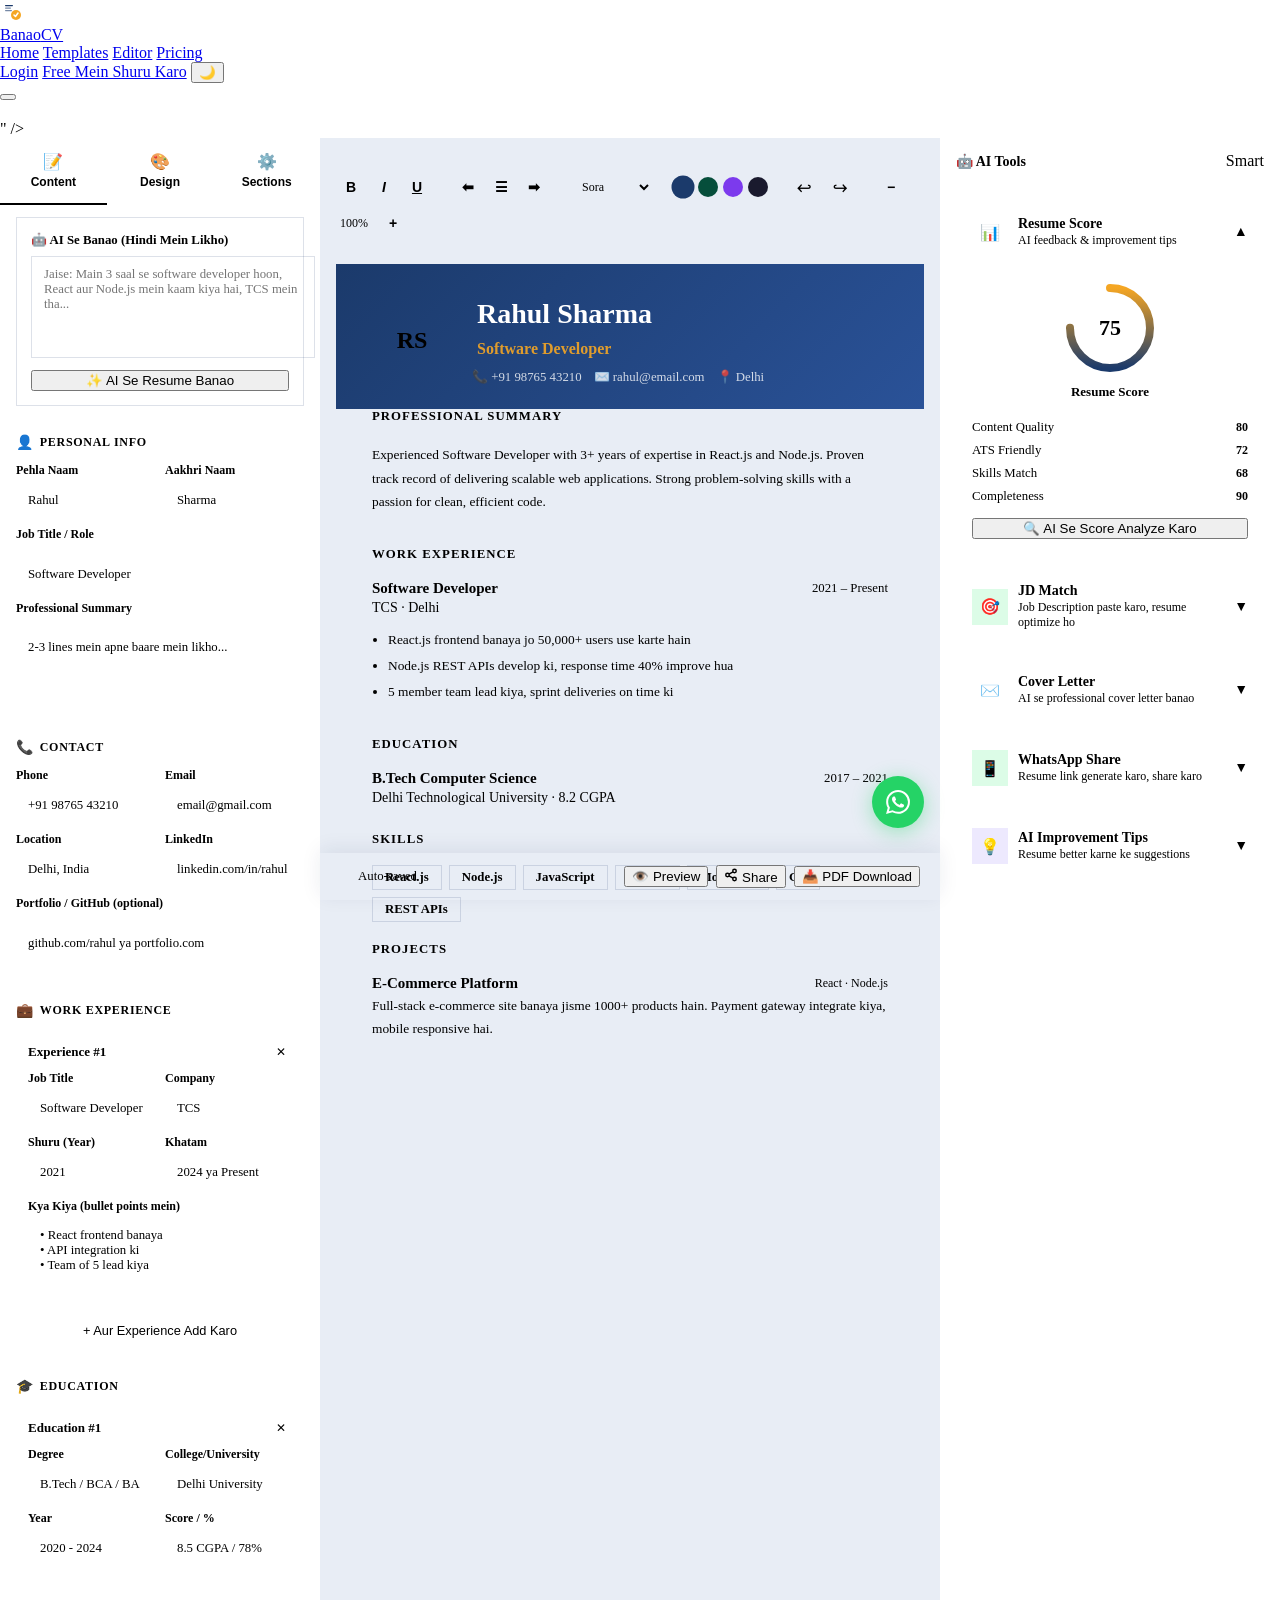
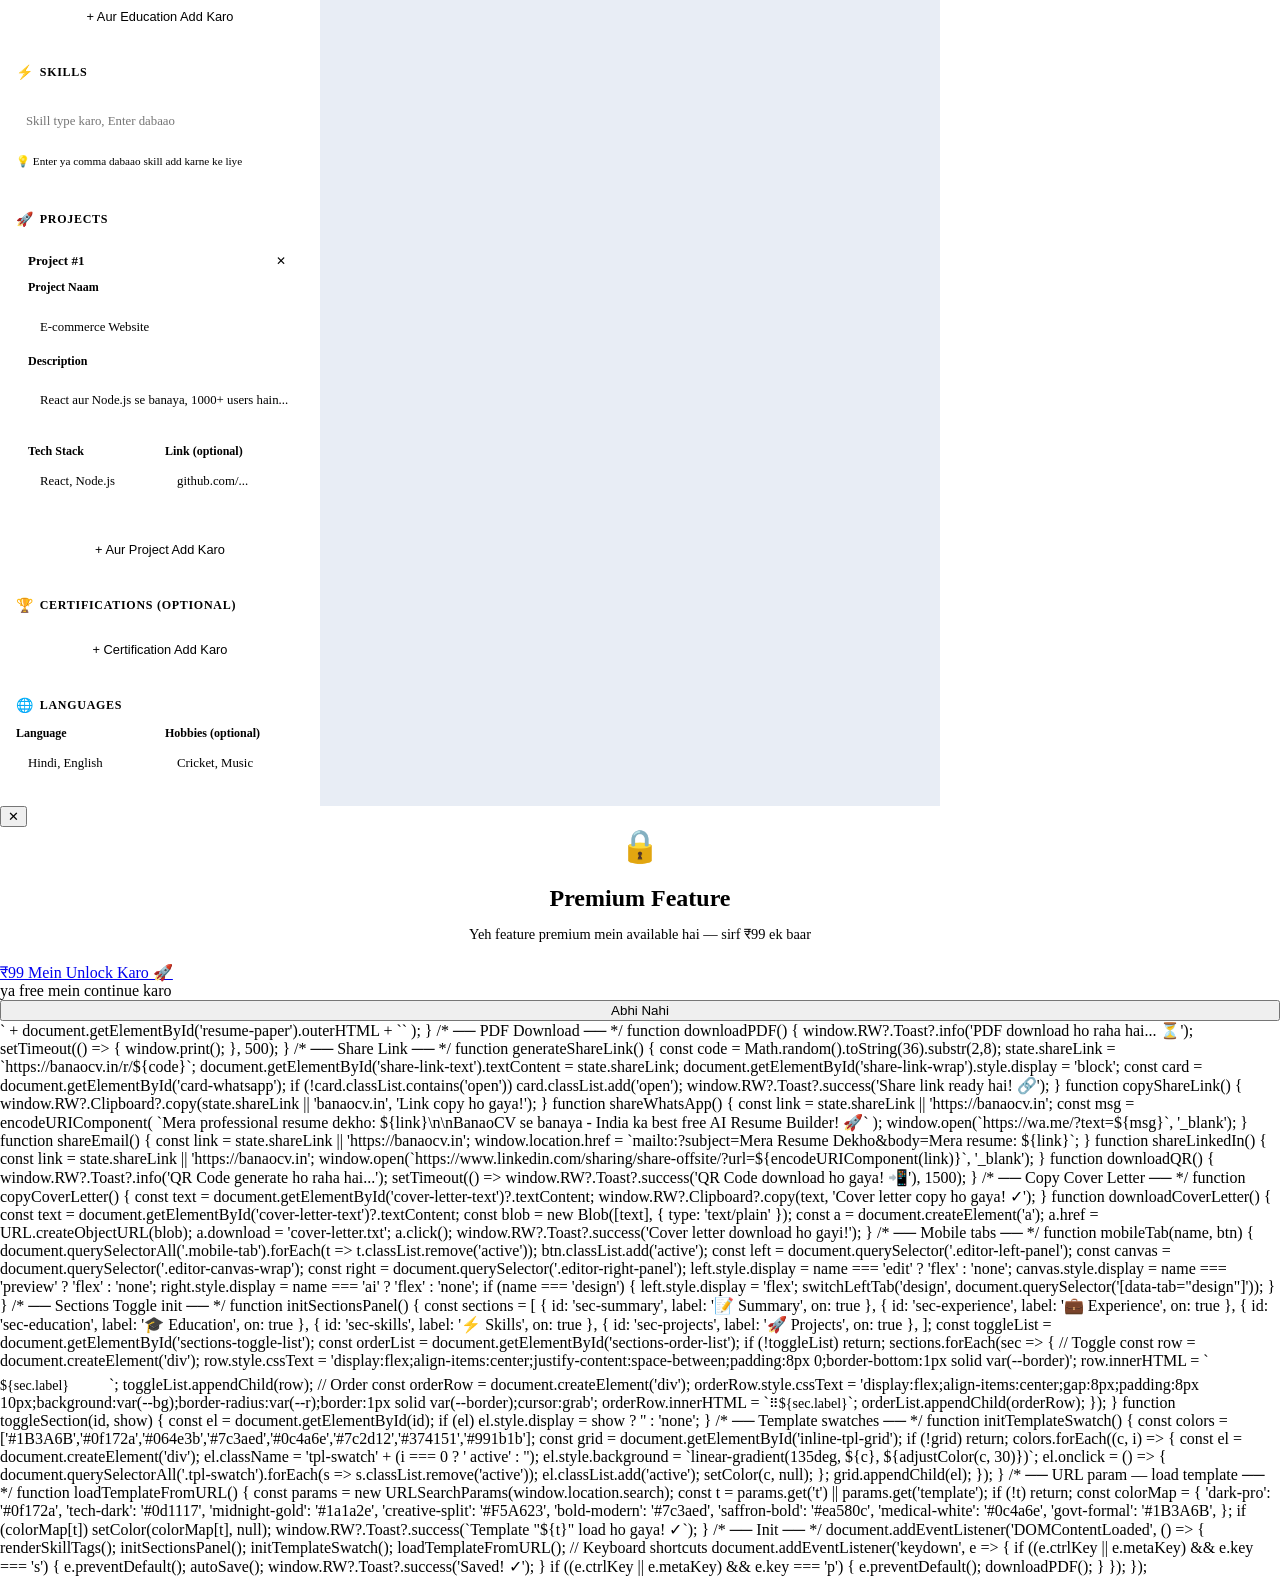
<file: editor.html>
<!DOCTYPE html>
<html lang="hi">
<head>
  <meta charset="UTF-8" />
  <meta name="viewport" content="width=device-width, initial-scale=1.0" />
  <title>Resume Editor — BanaoCV</title>
  <link rel="icon" type="image/svg+xml" href="data:image/svg+xml,<svg xmlns='http://www.w3.org/2000/svg' viewBox='0 0 32 32'><rect width='32' height='32' rx='8' fill='%231B3A6B'/><text x='16' y='23' text-anchor='middle' fill='white' font-family='sans-serif' font-weight='900' font-size='18'>B</text></svg>" />
  <link rel="stylesheet" href="assets/css/style.css
  <link rel="stylesheet" href="assets/css/page-backgrounds.css" />" />
  <link rel="stylesheet" href="assets/css/animations.css" />
  <style>
    /* ══════════════════════════════════════
       EDITOR LAYOUT
    ══════════════════════════════════════ */
    body { background: var(--bg); }

    .editor-shell {
      display: grid;
      grid-template-columns: 320px 1fr 340px;
      grid-template-rows: 1fr;
      height: calc(100vh - var(--nav-h));
      overflow: hidden;
    }

    @media (max-width: 1200px) {
      .editor-shell { grid-template-columns: 280px 1fr; }
      .editor-right-panel { display: none; }
    }
    @media (max-width: 900px) {
      .editor-shell { grid-template-columns: 1fr; grid-template-rows: auto 1fr; }
      .editor-left-panel { display: none; }
    }

    /* ── Left Panel ── */
    .editor-left-panel {
      background: var(--white);
      border-right: 1px solid var(--border);
      display: flex;
      flex-direction: column;
      overflow: hidden;
    }

    .left-panel-tabs {
      display: flex;
      border-bottom: 1px solid var(--border);
      flex-shrink: 0;
    }

    .left-tab {
      flex: 1;
      padding: 14px 8px;
      font-size: 0.75rem;
      font-weight: 600;
      color: var(--text-3);
      border: none;
      background: none;
      cursor: pointer;
      transition: all var(--t);
      border-bottom: 2px solid transparent;
      display: flex;
      flex-direction: column;
      align-items: center;
      gap: 4px;
    }
    .left-tab .tab-icon { font-size: 1rem; }
    .left-tab:hover { color: var(--brand); background: var(--bg); }
    .left-tab.active {
      color: var(--brand);
      border-bottom-color: var(--brand);
      background: var(--brand-xlight);
    }

    .left-panel-body {
      flex: 1;
      overflow-y: auto;
      padding: 0;
    }

    /* Tab panels */
    .tab-panel { display: none; }
    .tab-panel.active { display: block; }

    /* ── Form sections ── */
    .form-section {
      padding: 16px;
      border-bottom: 1px solid var(--border);
    }
    .form-section-title {
      font-size: 0.75rem;
      font-weight: 700;
      text-transform: uppercase;
      letter-spacing: 0.06em;
      color: var(--text-3);
      margin-bottom: 12px;
      display: flex;
      align-items: center;
      gap: 6px;
    }
    .form-section-title .icon { font-size: 0.875rem; }

    .form-row {
      display: grid;
      grid-template-columns: 1fr 1fr;
      gap: 10px;
      margin-bottom: 10px;
    }
    .form-row.full { grid-template-columns: 1fr; }

    .editor-input {
      width: 100%;
      padding: 9px 12px;
      border: 1.5px solid var(--border);
      border-radius: var(--r);
      font-size: 0.8125rem;
      color: var(--text);
      font-family: var(--font-body);
      transition: all var(--t);
      background: var(--white);
      resize: none;
    }
    .editor-input:focus {
      border-color: var(--brand);
      box-shadow: 0 0 0 3px rgba(27,58,107,0.07);
      outline: none;
    }
    .editor-input::placeholder { color: var(--text-4); font-size: 0.8rem; }

    .editor-label {
      display: block;
      font-size: 0.75rem;
      font-weight: 600;
      color: var(--text-3);
      margin-bottom: 5px;
    }

    /* Add entry button */
    .add-entry-btn {
      width: 100%;
      padding: 8px;
      border: 1.5px dashed var(--border);
      border-radius: var(--r);
      font-size: 0.8rem;
      color: var(--text-3);
      cursor: pointer;
      transition: all var(--t);
      background: none;
      text-align: center;
      margin-top: 8px;
    }
    .add-entry-btn:hover {
      border-color: var(--brand);
      color: var(--brand);
      background: var(--brand-xlight);
    }

    /* Entry card */
    .entry-card {
      background: var(--bg);
      border: 1px solid var(--border);
      border-radius: var(--r);
      padding: 10px 12px;
      margin-bottom: 8px;
      position: relative;
    }
    .entry-card-header {
      display: flex;
      align-items: center;
      justify-content: space-between;
      margin-bottom: 8px;
    }
    .entry-card-title {
      font-size: 0.8125rem;
      font-weight: 600;
      color: var(--brand-dark);
    }
    .entry-delete {
      width: 22px;
      height: 22px;
      border-radius: 50%;
      background: none;
      border: none;
      color: var(--text-4);
      cursor: pointer;
      font-size: 0.75rem;
      display: flex;
      align-items: center;
      justify-content: center;
      transition: all var(--t);
    }
    .entry-delete:hover { background: var(--error-light); color: var(--error); }

    /* Skills tags input */
    .skills-tags {
      display: flex;
      flex-wrap: wrap;
      gap: 6px;
      padding: 8px;
      border: 1.5px solid var(--border);
      border-radius: var(--r);
      min-height: 40px;
      cursor: text;
      transition: border-color var(--t);
    }
    .skills-tags:focus-within { border-color: var(--brand); }
    .skill-tag {
      display: flex;
      align-items: center;
      gap: 4px;
      background: var(--brand-xlight);
      color: var(--brand);
      border: 1px solid rgba(27,58,107,0.15);
      border-radius: var(--r-full);
      padding: 3px 8px 3px 10px;
      font-size: 0.75rem;
      font-weight: 600;
    }
    .skill-tag-remove {
      background: none;
      border: none;
      color: var(--brand);
      cursor: pointer;
      font-size: 0.75rem;
      padding: 0;
      line-height: 1;
      opacity: 0.6;
      transition: opacity var(--t);
    }
    .skill-tag-remove:hover { opacity: 1; }
    .skill-tag-input {
      border: none;
      outline: none;
      font-size: 0.8rem;
      font-family: var(--font-body);
      min-width: 80px;
      flex: 1;
      background: transparent;
      color: var(--text);
    }

    /* AI Hindi input */
    .ai-hindi-box {
      background: linear-gradient(135deg, var(--brand-xlight), var(--gold-xlight));
      border: 1.5px solid rgba(27,58,107,0.15);
      border-radius: var(--r-lg);
      padding: 14px;
      margin: 12px 16px;
    }
    .ai-hindi-box-title {
      font-size: 0.8rem;
      font-weight: 700;
      color: var(--brand);
      margin-bottom: 8px;
      display: flex;
      align-items: center;
      gap: 6px;
    }
    .ai-hindi-textarea {
      width: 100%;
      padding: 10px 12px;
      border: 1.5px solid rgba(27,58,107,0.15);
      border-radius: var(--r);
      font-size: 0.8rem;
      font-family: var(--font-body);
      resize: none;
      height: 80px;
      background: var(--white);
      color: var(--text);
      transition: border-color var(--t);
    }
    .ai-hindi-textarea:focus {
      outline: none;
      border-color: var(--brand);
    }

    /* ── Middle — Resume Canvas ── */
    .editor-canvas-wrap {
      overflow-y: auto;
      background: #e8edf5;
      display: flex;
      flex-direction: column;
      align-items: center;
      padding: 24px 16px;
      gap: 16px;
      position: relative;
    }

    /* Toolbar */
    .canvas-toolbar {
      width: 100%;
      max-width: 680px;
      background: var(--white);
      border-radius: var(--r-lg);
      padding: 10px 16px;
      display: flex;
      align-items: center;
      gap: 6px;
      flex-wrap: wrap;
      box-shadow: var(--shadow-sm);
      border: 1px solid var(--border);
      flex-shrink: 0;
    }
    .toolbar-group {
      display: flex;
      align-items: center;
      gap: 3px;
    }
    .toolbar-divider {
      width: 1px;
      height: 20px;
      background: var(--border);
      margin: 0 4px;
    }
    .toolbar-btn {
      width: 30px;
      height: 30px;
      border-radius: var(--r-sm);
      border: none;
      background: none;
      cursor: pointer;
      font-size: 0.875rem;
      color: var(--text-2);
      display: flex;
      align-items: center;
      justify-content: center;
      transition: all var(--t);
      font-weight: 600;
    }
    .toolbar-btn:hover { background: var(--bg); color: var(--brand); }
    .toolbar-btn.active { background: var(--brand-xlight); color: var(--brand); }

    .toolbar-select {
      height: 30px;
      padding: 0 8px;
      border: 1.5px solid var(--border);
      border-radius: var(--r-sm);
      font-size: 0.75rem;
      font-family: var(--font-body);
      color: var(--text-2);
      background: var(--white);
      cursor: pointer;
    }
    .toolbar-select:focus { outline: none; border-color: var(--brand); }

    .toolbar-color {
      width: 24px;
      height: 24px;
      border-radius: 50%;
      cursor: pointer;
      border: 2px solid var(--border);
      transition: transform var(--t-spring);
    }
    .toolbar-color:hover { transform: scale(1.2); }
    .toolbar-color.active { border-color: var(--brand); transform: scale(1.15); }

    /* Resume paper */
    .resume-paper {
      width: 100%;
      max-width: 680px;
      background: var(--white);
      border-radius: var(--r-lg);
      box-shadow: var(--shadow-xl);
      overflow: hidden;
      min-height: 960px;
      position: relative;
      flex-shrink: 0;
    }

    /* Template layouts inside paper */
    .resume-header-section {
      padding: 32px 36px 24px;
      display: flex;
      align-items: center;
      gap: 20px;
    }

    .resume-avatar-wrap {
      position: relative;
      flex-shrink: 0;
    }
    .resume-avatar {
      width: 80px;
      height: 80px;
      border-radius: 50%;
      background: var(--brand-xlight);
      border: 3px solid var(--white);
      box-shadow: var(--shadow-md);
      object-fit: cover;
      display: flex;
      align-items: center;
      justify-content: center;
      font-family: var(--font-heading);
      font-weight: 800;
      font-size: 1.5rem;
      color: var(--brand);
      cursor: pointer;
      overflow: hidden;
    }
    .avatar-upload-hint {
      position: absolute;
      inset: 0;
      border-radius: 50%;
      background: rgba(27,58,107,0.7);
      display: flex;
      align-items: center;
      justify-content: center;
      color: white;
      font-size: 0.65rem;
      font-weight: 600;
      opacity: 0;
      transition: opacity var(--t);
      cursor: pointer;
      text-align: center;
    }
    .resume-avatar-wrap:hover .avatar-upload-hint { opacity: 1; }

    .resume-header-info { flex: 1; }
    .resume-name-display {
      font-family: var(--font-heading);
      font-size: 1.75rem;
      font-weight: 800;
      color: var(--brand-dark);
      line-height: 1.1;
      margin-bottom: 4px;
      border: 1px dashed transparent;
      border-radius: 4px;
      padding: 2px 4px;
      transition: border-color var(--t);
      cursor: text;
      outline: none;
    }
    .resume-name-display:hover,
    .resume-name-display:focus {
      border-color: var(--brand);
      background: var(--brand-xlight);
    }

    .resume-role-display {
      font-size: 1rem;
      font-weight: 600;
      color: var(--gold-dark);
      margin-bottom: 8px;
      border: 1px dashed transparent;
      border-radius: 4px;
      padding: 2px 4px;
      cursor: text;
      outline: none;
      transition: border-color var(--t);
    }
    .resume-role-display:hover,
    .resume-role-display:focus { border-color: var(--gold); background: var(--gold-xlight); }

    .resume-contact-row {
      display: flex;
      flex-wrap: wrap;
      gap: 12px;
    }
    .resume-contact-item {
      display: flex;
      align-items: center;
      gap: 5px;
      font-size: 0.8rem;
      color: var(--text-3);
    }

    .resume-body-section {
      padding: 0 36px 36px;
      display: flex;
      flex-direction: column;
      gap: 20px;
    }

    .resume-section-block {
      position: relative;
    }
    .resume-section-label {
      font-family: var(--font-heading);
      font-size: 0.8rem;
      font-weight: 700;
      text-transform: uppercase;
      letter-spacing: 0.08em;
      color: var(--brand);
      padding-bottom: 6px;
      border-bottom: 2px solid var(--brand);
      margin-bottom: 12px;
      display: flex;
      align-items: center;
      justify-content: space-between;
    }
    .section-edit-hint {
      font-size: 0.65rem;
      font-weight: 500;
      color: var(--text-4);
      text-transform: none;
      letter-spacing: 0;
      opacity: 0;
      transition: opacity var(--t);
    }
    .resume-section-block:hover .section-edit-hint { opacity: 1; }

    .resume-entry {
      margin-bottom: 14px;
      padding-bottom: 14px;
      border-bottom: 1px solid var(--bg);
    }
    .resume-entry:last-child { border-bottom: none; margin-bottom: 0; padding-bottom: 0; }

    .entry-title-row {
      display: flex;
      align-items: center;
      justify-content: space-between;
      margin-bottom: 3px;
    }
    .entry-title {
      font-weight: 700;
      font-size: 0.9375rem;
      color: var(--brand-dark);
    }
    .entry-date {
      font-size: 0.8rem;
      color: var(--text-3);
      white-space: nowrap;
    }
    .entry-subtitle {
      font-size: 0.875rem;
      color: var(--text-3);
      margin-bottom: 6px;
    }
    .entry-desc {
      font-size: 0.8375rem;
      color: var(--text-2);
      line-height: 1.7;
    }
    .entry-desc ul {
      list-style: disc;
      padding-left: 16px;
      display: flex;
      flex-direction: column;
      gap: 3px;
    }

    .resume-skills-wrap {
      display: flex;
      flex-wrap: wrap;
      gap: 7px;
    }
    .resume-skill-badge {
      background: var(--brand-xlight);
      color: var(--brand);
      border: 1px solid rgba(27,58,107,0.15);
      border-radius: var(--r-full);
      padding: 4px 12px;
      font-size: 0.8rem;
      font-weight: 600;
    }

    /* Editable overlay hint */
    [contenteditable]:hover {
      background: rgba(27,58,107,0.03);
    }

    /* ── Right Panel ── */
    .editor-right-panel {
      background: var(--white);
      border-left: 1px solid var(--border);
      display: flex;
      flex-direction: column;
      overflow: hidden;
    }

    .right-panel-header {
      padding: 14px 16px;
      border-bottom: 1px solid var(--border);
      display: flex;
      align-items: center;
      justify-content: space-between;
      flex-shrink: 0;
    }
    .right-panel-title {
      font-size: 0.875rem;
      font-weight: 700;
      color: var(--brand-dark);
    }

    .right-panel-body {
      flex: 1;
      overflow-y: auto;
      padding: 16px;
      display: flex;
      flex-direction: column;
      gap: 14px;
    }

    /* AI Feature Cards */
    .ai-feature-card {
      border: 1.5px solid var(--border);
      border-radius: var(--r-lg);
      overflow: hidden;
      transition: border-color var(--t);
    }
    .ai-feature-card:hover { border-color: rgba(27,58,107,0.2); }

    .ai-card-header {
      padding: 14px 16px;
      display: flex;
      align-items: center;
      gap: 10px;
      cursor: pointer;
      user-select: none;
      transition: background var(--t);
    }
    .ai-card-header:hover { background: var(--bg); }

    .ai-card-icon {
      width: 36px;
      height: 36px;
      border-radius: var(--r);
      display: flex;
      align-items: center;
      justify-content: center;
      font-size: 1rem;
      flex-shrink: 0;
    }
    .ai-card-info { flex: 1; }
    .ai-card-title {
      font-size: 0.875rem;
      font-weight: 700;
      color: var(--brand-dark);
    }
    .ai-card-sub {
      font-size: 0.75rem;
      color: var(--text-3);
      margin-top: 1px;
    }
    .ai-card-arrow {
      color: var(--text-4);
      font-size: 0.875rem;
      transition: transform var(--t);
    }
    .ai-feature-card.open .ai-card-arrow { transform: rotate(180deg); }

    .ai-card-body {
      max-height: 0;
      overflow: hidden;
      transition: max-height 0.4s cubic-bezier(0.16,1,0.3,1);
      padding: 0 16px;
    }
    .ai-feature-card.open .ai-card-body {
      max-height: 600px;
      padding: 0 16px 16px;
    }

    /* AI Output box */
    .ai-output {
      background: var(--bg);
      border: 1px solid var(--border);
      border-radius: var(--r);
      padding: 12px;
      font-size: 0.8125rem;
      color: var(--text-2);
      line-height: 1.75;
      min-height: 80px;
      max-height: 200px;
      overflow-y: auto;
      margin-top: 10px;
      white-space: pre-wrap;
    }
    .ai-output.loading {
      display: flex;
      align-items: center;
      justify-content: center;
      gap: 8px;
      color: var(--text-3);
    }

    /* Score ring */
    .score-ring-wrap {
      display: flex;
      flex-direction: column;
      align-items: center;
      padding: 16px 0 8px;
    }
    .score-ring {
      width: 96px;
      height: 96px;
      position: relative;
    }
    .score-ring svg { transform: rotate(-90deg); }
    .score-ring-track { stroke: var(--bg-2); fill: none; stroke-width: 8; }
    .score-ring-fill  { fill: none; stroke-width: 8; stroke-linecap: round; transition: stroke-dashoffset 1s cubic-bezier(0.16,1,0.3,1); }
    .score-ring-num {
      position: absolute;
      inset: 0;
      display: flex;
      align-items: center;
      justify-content: center;
      font-family: var(--font-heading);
      font-size: 1.375rem;
      font-weight: 800;
      color: var(--brand-dark);
    }
    .score-label {
      font-size: 0.8125rem;
      font-weight: 600;
      color: var(--text-3);
      margin-top: 8px;
    }

    /* Score breakdown */
    .score-breakdown {
      display: flex;
      flex-direction: column;
      gap: 8px;
      margin-top: 12px;
    }
    .score-item {
      display: flex;
      align-items: center;
      gap: 10px;
      font-size: 0.8rem;
    }
    .score-item-label { flex: 1; color: var(--text-2); }
    .score-item-bar-wrap {
      width: 80px;
      height: 5px;
      background: var(--bg-2);
      border-radius: var(--r-full);
      overflow: hidden;
    }
    .score-item-bar {
      height: 100%;
      border-radius: var(--r-full);
      background: linear-gradient(90deg, var(--brand), var(--gold));
      transition: width 1s cubic-bezier(0.16,1,0.3,1);
    }
    .score-item-val {
      font-weight: 700;
      color: var(--brand-dark);
      font-size: 0.75rem;
      width: 28px;
      text-align: right;
    }

    /* JD Match */
    .jd-match-pills {
      display: flex;
      flex-wrap: wrap;
      gap: 5px;
      margin-top: 10px;
    }
    .jd-pill {
      padding: 3px 10px;
      border-radius: var(--r-full);
      font-size: 0.7rem;
      font-weight: 600;
    }
    .jd-pill.found    { background: var(--success-light); color: var(--success); }
    .jd-pill.missing  { background: var(--error-light); color: var(--error); }

    /* Download bar at bottom */
    .editor-bottom-bar {
      position: fixed;
      bottom: 0;
      left: 320px;
      right: 340px;
      background: var(--white);
      border-top: 1px solid var(--border);
      padding: 12px 20px;
      display: flex;
      align-items: center;
      justify-content: space-between;
      gap: 12px;
      z-index: 100;
      box-shadow: 0 -4px 20px rgba(15,35,71,0.08);
    }
    @media (max-width: 1200px) { .editor-bottom-bar { right: 0; } }
    @media (max-width: 900px)  { .editor-bottom-bar { left: 0; } }

    .bottom-bar-left {
      display: flex;
      align-items: center;
      gap: 10px;
    }
    .auto-save-dot {
      width: 8px;
      height: 8px;
      border-radius: 50%;
      background: var(--success);
      animation: pulseGlow 2s infinite;
    }
    .auto-save-text { font-size: 0.8rem; color: var(--text-3); }

    .bottom-bar-actions {
      display: flex;
      align-items: center;
      gap: 8px;
    }

    /* ── Mobile bottom tab bar ── */
    .mobile-tab-bar {
      display: none;
      position: fixed;
      bottom: 0;
      left: 0;
      right: 0;
      background: var(--white);
      border-top: 1px solid var(--border);
      z-index: 200;
      padding: 8px 0 4px;
    }
    @media (max-width: 900px) { .mobile-tab-bar { display: flex; } }

    .mobile-tab {
      flex: 1;
      display: flex;
      flex-direction: column;
      align-items: center;
      gap: 3px;
      padding: 6px;
      font-size: 0.65rem;
      font-weight: 600;
      color: var(--text-3);
      cursor: pointer;
      border: none;
      background: none;
      transition: color var(--t);
    }
    .mobile-tab .ico { font-size: 1.1rem; }
    .mobile-tab.active { color: var(--brand); }

    /* Template selector popup */
    .template-selector {
      position: fixed;
      bottom: 70px;
      left: 50%;
      transform: translateX(-50%);
      background: var(--white);
      border-radius: var(--r-xl);
      box-shadow: var(--shadow-xl);
      border: 1px solid var(--border);
      padding: 16px;
      width: 340px;
      z-index: 300;
      display: none;
    }
    .template-selector.open { display: block; animation: fadeUp 0.3s ease both; }
    .tpl-selector-grid {
      display: grid;
      grid-template-columns: repeat(4, 1fr);
      gap: 8px;
      margin-top: 12px;
    }
    .tpl-swatch {
      aspect-ratio: 3/4;
      border-radius: var(--r);
      cursor: pointer;
      border: 2px solid transparent;
      transition: all var(--t);
      overflow: hidden;
    }
    .tpl-swatch:hover  { border-color: var(--gold); transform: scale(1.05); }
    .tpl-swatch.active { border-color: var(--brand); }

    /* Floating WhatsApp button */
    .whatsapp-fab {
      position: fixed;
      bottom: 80px;
      right: 20px;
      width: 52px;
      height: 52px;
      border-radius: 50%;
      background: #25D366;
      color: white;
      display: flex;
      align-items: center;
      justify-content: center;
      box-shadow: 0 4px 20px rgba(37,211,102,0.4);
      cursor: pointer;
      z-index: 400;
      border: none;
      font-size: 1.375rem;
      transition: all var(--t-spring);
      animation: float 3s ease-in-out infinite;
    }
    .whatsapp-fab:hover {
      transform: scale(1.1);
      box-shadow: 0 8px 30px rgba(37,211,102,0.6);
    }
    @media (min-width: 901px) { .whatsapp-fab { bottom: 72px; right: 356px; } }

    /* Cover letter panel */
    .cover-letter-preview {
      background: var(--bg);
      border: 1px solid var(--border);
      border-radius: var(--r);
      padding: 14px;
      font-size: 0.8rem;
      line-height: 1.8;
      color: var(--text-2);
      max-height: 240px;
      overflow-y: auto;
      margin-top: 10px;
      white-space: pre-wrap;
    }

    /* Scrollbar in panels */
    .left-panel-body::-webkit-scrollbar,
    .right-panel-body::-webkit-scrollbar,
    .editor-canvas-wrap::-webkit-scrollbar { width: 4px; }
    .left-panel-body::-webkit-scrollbar-thumb,
    .right-panel-body::-webkit-scrollbar-thumb,
    .editor-canvas-wrap::-webkit-scrollbar-thumb { background: var(--border-dark); border-radius: 4px; }
  </style>
  <script src="assets/js/config.runtime.js"></script>
</head>

<body class="bg-editor"><div class="page-bg-animated"><div class="editor-glow"></div></div>
  <script src="components/nav.js"></script>

  <!-- ════════════════════════════════════════
       EDITOR SHELL
  ════════════════════════════════════════ -->
  <div class="editor-shell" id="editor-shell" style="margin-top:var(--nav-h)">

    <!-- ══ LEFT PANEL — Form Input ══ -->
    <div class="editor-left-panel">

      <!-- Tab bar -->
      <div class="left-panel-tabs">
        <button class="left-tab active" data-tab="content" onclick="switchLeftTab('content',this)">
          <span class="tab-icon">📝</span> Content
        </button>
        <button class="left-tab" data-tab="design" onclick="switchLeftTab('design',this)">
          <span class="tab-icon">🎨</span> Design
        </button>
        <button class="left-tab" data-tab="sections" onclick="switchLeftTab('sections',this)">
          <span class="tab-icon">⚙️</span> Sections
        </button>
      </div>

      <div class="left-panel-body">

        <!-- ── CONTENT TAB ── -->
        <div class="tab-panel active" id="tab-content">

          <!-- AI Hindi Generator -->
          <div class="ai-hindi-box">
            <div class="ai-hindi-box-title">
              🤖 AI Se Banao (Hindi Mein Likho)
            </div>
            <textarea class="ai-hindi-textarea" id="ai-hindi-input"
              placeholder="Jaise: Main 3 saal se software developer hoon, React aur Node.js mein kaam kiya hai, TCS mein tha..."></textarea>
            <button class="btn btn-primary btn-sm btn-shine"
                    style="width:100%;justify-content:center;margin-top:8px"
                    onclick="generateFromHindi()">
              <span id="ai-gen-text">✨ AI Se Resume Banao</span>
            </button>
          </div>

          <!-- Personal Info -->
          <div class="form-section">
            <div class="form-section-title">
              <span class="icon">👤</span> Personal Info
            </div>
            <div class="form-row">
              <div>
                <label class="editor-label">Pehla Naam</label>
                <input type="text" class="editor-input" id="f-fname" placeholder="Rahul"
                       oninput="updateResume()" />
              </div>
              <div>
                <label class="editor-label">Aakhri Naam</label>
                <input type="text" class="editor-input" id="f-lname" placeholder="Sharma"
                       oninput="updateResume()" />
              </div>
            </div>
            <div class="form-row full">
              <label class="editor-label">Job Title / Role</label>
              <input type="text" class="editor-input" id="f-role"
                     placeholder="Software Developer"
                     oninput="updateResume()" />
            </div>
            <div class="form-row full">
              <label class="editor-label">Professional Summary</label>
              <textarea class="editor-input" rows="3" id="f-summary"
                        placeholder="2-3 lines mein apne baare mein likho..."
                        oninput="updateResume()"></textarea>
            </div>
          </div>

          <!-- Contact -->
          <div class="form-section">
            <div class="form-section-title">
              <span class="icon">📞</span> Contact
            </div>
            <div class="form-row">
              <div>
                <label class="editor-label">Phone</label>
                <input type="tel" class="editor-input" id="f-phone"
                       placeholder="+91 98765 43210"
                       oninput="updateResume()" />
              </div>
              <div>
                <label class="editor-label">Email</label>
                <input type="email" class="editor-input" id="f-email"
                       placeholder="email@gmail.com"
                       oninput="updateResume()" />
              </div>
            </div>
            <div class="form-row">
              <div>
                <label class="editor-label">Location</label>
                <input type="text" class="editor-input" id="f-location"
                       placeholder="Delhi, India"
                       oninput="updateResume()" />
              </div>
              <div>
                <label class="editor-label">LinkedIn</label>
                <input type="text" class="editor-input" id="f-linkedin"
                       placeholder="linkedin.com/in/rahul"
                       oninput="updateResume()" />
              </div>
            </div>
            <div class="form-row full">
              <label class="editor-label">Portfolio / GitHub (optional)</label>
              <input type="text" class="editor-input" id="f-portfolio"
                     placeholder="github.com/rahul ya portfolio.com"
                     oninput="updateResume()" />
            </div>
          </div>

          <!-- Experience -->
          <div class="form-section">
            <div class="form-section-title">
              <span class="icon">💼</span> Work Experience
            </div>
            <div id="exp-entries">
              <div class="entry-card" data-entry="exp-0">
                <div class="entry-card-header">
                  <span class="entry-card-title">Experience #1</span>
                  <button class="entry-delete" onclick="deleteEntry(this,'exp')">✕</button>
                </div>
                <div class="form-row">
                  <div>
                    <label class="editor-label">Job Title</label>
                    <input type="text" class="editor-input" placeholder="Software Developer"
                           data-field="exp-title-0" oninput="updateResume()" />
                  </div>
                  <div>
                    <label class="editor-label">Company</label>
                    <input type="text" class="editor-input" placeholder="TCS"
                           data-field="exp-company-0" oninput="updateResume()" />
                  </div>
                </div>
                <div class="form-row">
                  <div>
                    <label class="editor-label">Shuru (Year)</label>
                    <input type="text" class="editor-input" placeholder="2021"
                           data-field="exp-start-0" oninput="updateResume()" />
                  </div>
                  <div>
                    <label class="editor-label">Khatam</label>
                    <input type="text" class="editor-input" placeholder="2024 ya Present"
                           data-field="exp-end-0" oninput="updateResume()" />
                  </div>
                </div>
                <div>
                  <label class="editor-label">Kya Kiya (bullet points mein)</label>
                  <textarea class="editor-input" rows="3"
                            placeholder="• React frontend banaya&#10;• API integration ki&#10;• Team of 5 lead kiya"
                            data-field="exp-desc-0" oninput="updateResume()"></textarea>
                </div>
              </div>
            </div>
            <button class="add-entry-btn" onclick="addEntry('exp')">
              + Aur Experience Add Karo
            </button>
          </div>

          <!-- Education -->
          <div class="form-section">
            <div class="form-section-title">
              <span class="icon">🎓</span> Education
            </div>
            <div id="edu-entries">
              <div class="entry-card" data-entry="edu-0">
                <div class="entry-card-header">
                  <span class="entry-card-title">Education #1</span>
                  <button class="entry-delete" onclick="deleteEntry(this,'edu')">✕</button>
                </div>
                <div class="form-row">
                  <div>
                    <label class="editor-label">Degree</label>
                    <input type="text" class="editor-input" placeholder="B.Tech / BCA / BA"
                           data-field="edu-degree-0" oninput="updateResume()" />
                  </div>
                  <div>
                    <label class="editor-label">College/University</label>
                    <input type="text" class="editor-input" placeholder="Delhi University"
                           data-field="edu-college-0" oninput="updateResume()" />
                  </div>
                </div>
                <div class="form-row">
                  <div>
                    <label class="editor-label">Year</label>
                    <input type="text" class="editor-input" placeholder="2020 - 2024"
                           data-field="edu-year-0" oninput="updateResume()" />
                  </div>
                  <div>
                    <label class="editor-label">Score / %</label>
                    <input type="text" class="editor-input" placeholder="8.5 CGPA / 78%"
                           data-field="edu-score-0" oninput="updateResume()" />
                  </div>
                </div>
              </div>
            </div>
            <button class="add-entry-btn" onclick="addEntry('edu')">
              + Aur Education Add Karo
            </button>
          </div>

          <!-- Skills -->
          <div class="form-section">
            <div class="form-section-title">
              <span class="icon">⚡</span> Skills
            </div>
            <div class="skills-tags" id="skills-container" onclick="focusSkillInput()">
              <input type="text" class="skill-tag-input" id="skill-input"
                     placeholder="Skill type karo, Enter dabaao"
                     onkeydown="handleSkillInput(event)" />
            </div>
            <p style="font-size:0.7rem;color:var(--text-4);margin-top:6px">
              💡 Enter ya comma dabaao skill add karne ke liye
            </p>
          </div>

          <!-- Projects -->
          <div class="form-section">
            <div class="form-section-title">
              <span class="icon">🚀</span> Projects
            </div>
            <div id="proj-entries">
              <div class="entry-card" data-entry="proj-0">
                <div class="entry-card-header">
                  <span class="entry-card-title">Project #1</span>
                  <button class="entry-delete" onclick="deleteEntry(this,'proj')">✕</button>
                </div>
                <div class="form-row full">
                  <label class="editor-label">Project Naam</label>
                  <input type="text" class="editor-input" placeholder="E-commerce Website"
                         data-field="proj-name-0" oninput="updateResume()" />
                </div>
                <div class="form-row full">
                  <label class="editor-label">Description</label>
                  <textarea class="editor-input" rows="2"
                            placeholder="React aur Node.js se banaya, 1000+ users hain..."
                            data-field="proj-desc-0" oninput="updateResume()"></textarea>
                </div>
                <div class="form-row">
                  <div>
                    <label class="editor-label">Tech Stack</label>
                    <input type="text" class="editor-input" placeholder="React, Node.js"
                           data-field="proj-tech-0" oninput="updateResume()" />
                  </div>
                  <div>
                    <label class="editor-label">Link (optional)</label>
                    <input type="text" class="editor-input" placeholder="github.com/..."
                           data-field="proj-link-0" oninput="updateResume()" />
                  </div>
                </div>
              </div>
            </div>
            <button class="add-entry-btn" onclick="addEntry('proj')">
              + Aur Project Add Karo
            </button>
          </div>

          <!-- Certifications -->
          <div class="form-section">
            <div class="form-section-title">
              <span class="icon">🏆</span> Certifications (Optional)
            </div>
            <div id="cert-entries"></div>
            <button class="add-entry-btn" onclick="addEntry('cert')">
              + Certification Add Karo
            </button>
          </div>

          <!-- Languages -->
          <div class="form-section">
            <div class="form-section-title">
              <span class="icon">🌐</span> Languages
            </div>
            <div class="form-row">
              <div>
                <label class="editor-label">Language</label>
                <input type="text" class="editor-input" placeholder="Hindi, English"
                       id="f-languages" oninput="updateResume()" />
              </div>
              <div>
                <label class="editor-label">Hobbies (optional)</label>
                <input type="text" class="editor-input" placeholder="Cricket, Music"
                       id="f-hobbies" oninput="updateResume()" />
              </div>
            </div>
          </div>

        </div>
        <!-- end content tab -->

        <!-- ── DESIGN TAB ── -->
        <div class="tab-panel" id="tab-design">

          <!-- Template select -->
          <div class="form-section">
            <div class="form-section-title"><span class="icon">🎨</span> Template</div>
            <div class="tpl-selector-grid" id="inline-tpl-grid">
              <!-- Swatches injected by JS -->
            </div>
            <a href="templates.html" class="btn btn-ghost btn-sm"
               style="width:100%;justify-content:center;margin-top:10px">
              Saare Templates Dekho (50+) →
            </a>
          </div>

          <!-- Colors -->
          <div class="form-section">
            <div class="form-section-title"><span class="icon">🖌️</span> Colour Theme</div>
            <div style="display:flex;flex-wrap:wrap;gap:8px;margin-bottom:12px">
              <button class="toolbar-color active" style="background:#1B3A6B" data-color="#1B3A6B" onclick="setColor('#1B3A6B',this)" title="Navy Blue"></button>
              <button class="toolbar-color" style="background:#0f4c81" data-color="#0f4c81" onclick="setColor('#0f4c81',this)" title="Deep Blue"></button>
              <button class="toolbar-color" style="background:#1a1a2e" data-color="#1a1a2e" onclick="setColor('#1a1a2e',this)" title="Midnight"></button>
              <button class="toolbar-color" style="background:#064e3b" data-color="#064e3b" onclick="setColor('#064e3b',this)" title="Forest Green"></button>
              <button class="toolbar-color" style="background:#7c2d12" data-color="#7c2d12" onclick="setColor('#7c2d12',this)" title="Burgundy"></button>
              <button class="toolbar-color" style="background:#7c3aed" data-color="#7c3aed" onclick="setColor('#7c3aed',this)" title="Purple"></button>
              <button class="toolbar-color" style="background:#0c4a6e" data-color="#0c4a6e" onclick="setColor('#0c4a6e',this)" title="Steel Blue"></button>
              <button class="toolbar-color" style="background:#374151" data-color="#374151" onclick="setColor('#374151',this)" title="Charcoal"></button>
              <button class="toolbar-color" style="background:#991b1b" data-color="#991b1b" onclick="setColor('#991b1b',this)" title="Crimson"></button>
              <button class="toolbar-color" style="background:#b45309" data-color="#b45309" onclick="setColor('#b45309',this)" title="Amber"></button>
            </div>

            <!-- Custom color -->
            <div style="display:flex;align-items:center;gap:8px">
              <label class="editor-label" style="margin-bottom:0">Custom:</label>
              <input type="color" id="custom-color" value="#1B3A6B"
                     style="width:36px;height:28px;border:1.5px solid var(--border);border-radius:var(--r);cursor:pointer;padding:2px"
                     onchange="setColor(this.value,null)" />
              <span style="font-size:0.75rem;color:var(--text-3)" id="color-hex">#1B3A6B</span>
            </div>
          </div>

          <!-- Font -->
          <div class="form-section">
            <div class="form-section-title"><span class="icon">Aa</span> Font</div>
            <select class="editor-input" id="font-select" onchange="setFont(this.value)">
              <option value="Sora">Sora (Default)</option>
              <option value="DM Sans">DM Sans</option>
              <option value="Inter">Inter</option>
              <option value="Poppins">Poppins</option>
              <option value="Playfair Display">Playfair Display</option>
              <option value="Roboto">Roboto</option>
              <option value="Lato">Lato</option>
              <option value="Montserrat">Montserrat</option>
            </select>
          </div>

          <!-- Font size -->
          <div class="form-section">
            <div class="form-section-title"><span class="icon">📏</span> Font Size</div>
            <div style="display:flex;align-items:center;gap:10px">
              <input type="range" id="font-size-range" min="8" max="14" value="10"
                     style="flex:1;accent-color:var(--brand)"
                     oninput="setFontSize(this.value)" />
              <span style="font-size:0.8rem;font-weight:600;color:var(--brand);width:30px"
                    id="font-size-val">10</span>
            </div>
          </div>

          <!-- Layout -->
          <div class="form-section">
            <div class="form-section-title"><span class="icon">📐</span> Layout</div>
            <div style="display:grid;grid-template-columns:1fr 1fr;gap:8px">
              <button class="btn btn-ghost btn-sm active" id="layout-single"
                      onclick="setLayout('single',this)"
                      style="justify-content:center">
                Single Column
              </button>
              <button class="btn btn-ghost btn-sm" id="layout-double"
                      onclick="setLayout('double',this)"
                      style="justify-content:center">
                Two Column
              </button>
            </div>
          </div>

          <!-- Spacing -->
          <div class="form-section">
            <div class="form-section-title"><span class="icon">↕️</span> Line Spacing</div>
            <div style="display:flex;align-items:center;gap:10px">
              <input type="range" id="spacing-range" min="1" max="2" step="0.1" value="1.6"
                     style="flex:1;accent-color:var(--brand)"
                     oninput="setSpacing(this.value)" />
              <span style="font-size:0.8rem;font-weight:600;color:var(--brand);width:30px"
                    id="spacing-val">1.6</span>
            </div>
          </div>

          <!-- Photo -->
          <div class="form-section">
            <div class="form-section-title"><span class="icon">📸</span> Photo</div>
            <div style="display:flex;align-items:center;gap:12px">
              <div class="resume-avatar" style="width:56px;height:56px;font-size:1rem;cursor:pointer" onclick="triggerPhotoUpload()" id="photo-preview-mini">
                RS
              </div>
              <div>
                <button class="btn btn-ghost btn-sm" onclick="triggerPhotoUpload()">
                  📤 Photo Upload Karo
                </button>
                <p style="font-size:0.7rem;color:var(--text-4);margin-top:4px">JPG ya PNG, max 2MB</p>
              </div>
            </div>
            <input type="file" id="photo-input" accept="image/*" style="display:none"
                   onchange="handlePhotoUpload(event)" />
          </div>

        </div>
        <!-- end design tab -->

        <!-- ── SECTIONS TAB ── -->
        <div class="tab-panel" id="tab-sections">
          <div class="form-section">
            <div class="form-section-title"><span class="icon">⚙️</span> Sections Show/Hide</div>
            <p style="font-size:0.75rem;color:var(--text-3);margin-bottom:12px">
              Jo sections chahiye — on karo, baaki off karo
            </p>
            <div style="display:flex;flex-direction:column;gap:8px" id="sections-toggle-list">
              <!-- Injected by JS -->
            </div>
          </div>

          <div class="form-section">
            <div class="form-section-title"><span class="icon">🔀</span> Section Order</div>
            <p style="font-size:0.75rem;color:var(--text-3);margin-bottom:12px">
              Drag karo section order change karne ke liye
            </p>
            <div id="sections-order-list" style="display:flex;flex-direction:column;gap:6px">
              <!-- Injected by JS -->
            </div>
          </div>
        </div>
        <!-- end sections tab -->

      </div>
      <!-- end left panel body -->
    </div>
    <!-- end left panel -->

    <!-- ══ MIDDLE — Canvas ══ -->
    <div class="editor-canvas-wrap" id="canvas-wrap">

      <!-- Toolbar -->
      <div class="canvas-toolbar">
        <div class="toolbar-group">
          <button class="toolbar-btn" onclick="execCmd('bold')" title="Bold"><b>B</b></button>
          <button class="toolbar-btn" onclick="execCmd('italic')" title="Italic"><i>I</i></button>
          <button class="toolbar-btn" onclick="execCmd('underline')" title="Underline"><u>U</u></button>
        </div>
        <div class="toolbar-divider"></div>
        <div class="toolbar-group">
          <button class="toolbar-btn" onclick="execCmd('justifyLeft')" title="Left">⬅</button>
          <button class="toolbar-btn" onclick="execCmd('justifyCenter')" title="Center">☰</button>
          <button class="toolbar-btn" onclick="execCmd('justifyRight')" title="Right">➡</button>
        </div>
        <div class="toolbar-divider"></div>
        <div class="toolbar-group">
          <select class="toolbar-select" onchange="setFont(this.value)" id="toolbar-font">
            <option value="Sora">Sora</option>
            <option value="DM Sans">DM Sans</option>
            <option value="Poppins">Poppins</option>
            <option value="Roboto">Roboto</option>
          </select>
        </div>
        <div class="toolbar-divider"></div>
        <div class="toolbar-group" style="gap:5px">
          <button class="toolbar-color active" style="background:#1B3A6B;width:20px;height:20px" data-color="#1B3A6B" onclick="setColor('#1B3A6B',this)"></button>
          <button class="toolbar-color" style="background:#064e3b;width:20px;height:20px" onclick="setColor('#064e3b',this)"></button>
          <button class="toolbar-color" style="background:#7c3aed;width:20px;height:20px" onclick="setColor('#7c3aed',this)"></button>
          <button class="toolbar-color" style="background:#1a1a2e;width:20px;height:20px" onclick="setColor('#1a1a2e',this)"></button>
        </div>
        <div class="toolbar-divider"></div>
        <button class="toolbar-btn" onclick="undoResume()" title="Undo">↩</button>
        <button class="toolbar-btn" onclick="redoResume()" title="Redo">↪</button>
        <div class="toolbar-divider"></div>
        <button class="toolbar-btn" onclick="zoomOut()" title="Zoom Out">−</button>
        <span style="font-size:0.75rem;color:var(--text-3);min-width:36px;text-align:center" id="zoom-label">100%</span>
        <button class="toolbar-btn" onclick="zoomIn()" title="Zoom In">+</button>
      </div>

      <!-- Resume Paper -->
      <div class="resume-paper" id="resume-paper">

        <!-- Header -->
        <div class="resume-header-section" id="resume-header"
             style="background:linear-gradient(135deg,#1B3A6B,#2a5298)">

          <!-- Avatar -->
          <div class="resume-avatar-wrap" onclick="triggerPhotoUpload()">
            <div class="resume-avatar" id="resume-avatar-display">RS</div>
            <div class="avatar-upload-hint">📷<br/>Photo<br/>Lagao</div>
          </div>

          <!-- Info -->
          <div class="resume-header-info">
            <div class="resume-name-display" contenteditable="true" id="disp-name"
                 style="color:white" oninput="syncFromDisplay('name',this)">
              Rahul Sharma
            </div>
            <div class="resume-role-display" contenteditable="true" id="disp-role"
                 style="color:rgba(245,166,35,0.9)" oninput="syncFromDisplay('role',this)">
              Software Developer
            </div>
            <div class="resume-contact-row" id="disp-contact">
              <span class="resume-contact-item" style="color:rgba(255,255,255,0.8)">📞 +91 98765 43210</span>
              <span class="resume-contact-item" style="color:rgba(255,255,255,0.8)">✉️ rahul@email.com</span>
              <span class="resume-contact-item" style="color:rgba(255,255,255,0.8)">📍 Delhi</span>
            </div>
          </div>
        </div>

        <!-- Body -->
        <div class="resume-body-section" id="resume-body">

          <!-- Summary -->
          <div class="resume-section-block" id="sec-summary">
            <div class="resume-section-label">
              Professional Summary
              <span class="section-edit-hint">Click karke edit karo</span>
            </div>
            <p contenteditable="true" class="entry-desc" id="disp-summary"
               style="line-height:1.75"
               oninput="syncFromDisplay('summary',this)">
              Experienced Software Developer with 3+ years of expertise in React.js and Node.js.
              Proven track record of delivering scalable web applications. Strong problem-solving
              skills with a passion for clean, efficient code.
            </p>
          </div>

          <!-- Experience -->
          <div class="resume-section-block" id="sec-experience">
            <div class="resume-section-label">
              Work Experience
              <span class="section-edit-hint">Click karke edit karo</span>
            </div>
            <div id="disp-experience">
              <div class="resume-entry">
                <div class="entry-title-row">
                  <span class="entry-title">Software Developer</span>
                  <span class="entry-date">2021 – Present</span>
                </div>
                <div class="entry-subtitle">TCS · Delhi</div>
                <div class="entry-desc">
                  <ul>
                    <li>React.js frontend banaya jo 50,000+ users use karte hain</li>
                    <li>Node.js REST APIs develop ki, response time 40% improve hua</li>
                    <li>5 member team lead kiya, sprint deliveries on time ki</li>
                  </ul>
                </div>
              </div>
            </div>
          </div>

          <!-- Education -->
          <div class="resume-section-block" id="sec-education">
            <div class="resume-section-label">
              Education
              <span class="section-edit-hint">Click karke edit karo</span>
            </div>
            <div id="disp-education">
              <div class="resume-entry">
                <div class="entry-title-row">
                  <span class="entry-title">B.Tech Computer Science</span>
                  <span class="entry-date">2017 – 2021</span>
                </div>
                <div class="entry-subtitle">Delhi Technological University · 8.2 CGPA</div>
              </div>
            </div>
          </div>

          <!-- Skills -->
          <div class="resume-section-block" id="sec-skills">
            <div class="resume-section-label">Skills</div>
            <div class="resume-skills-wrap" id="disp-skills">
              <span class="resume-skill-badge">React.js</span>
              <span class="resume-skill-badge">Node.js</span>
              <span class="resume-skill-badge">JavaScript</span>
              <span class="resume-skill-badge">Python</span>
              <span class="resume-skill-badge">MongoDB</span>
              <span class="resume-skill-badge">Git</span>
              <span class="resume-skill-badge">REST APIs</span>
            </div>
          </div>

          <!-- Projects -->
          <div class="resume-section-block" id="sec-projects">
            <div class="resume-section-label">Projects</div>
            <div id="disp-projects">
              <div class="resume-entry">
                <div class="entry-title-row">
                  <span class="entry-title">E-Commerce Platform</span>
                  <span class="entry-date" style="color:var(--brand);font-size:0.75rem">React · Node.js</span>
                </div>
                <div class="entry-desc">
                  Full-stack e-commerce site banaya jisme 1000+ products hain.
                  Payment gateway integrate kiya, mobile responsive hai.
                </div>
              </div>
            </div>
          </div>

        </div>
        <!-- end resume body -->
      </div>
      <!-- end resume paper -->

      <!-- Bottom padding for fixed bar -->
      <div style="height:70px;flex-shrink:0"></div>
    </div>
    <!-- end canvas -->

    <!-- ══ RIGHT PANEL — AI Tools ══ -->
    <div class="editor-right-panel">
      <div class="right-panel-header">
        <span class="right-panel-title">🤖 AI Tools</span>
        <span class="badge badge-gold">Smart</span>
      </div>

      <div class="right-panel-body">

        <!-- Resume Score -->
        <div class="ai-feature-card open" id="card-score">
          <div class="ai-card-header" onclick="toggleAICard('score')">
            <div class="ai-card-icon" style="background:var(--brand-xlight)">📊</div>
            <div class="ai-card-info">
              <div class="ai-card-title">Resume Score</div>
              <div class="ai-card-sub">AI feedback & improvement tips</div>
            </div>
            <span class="ai-card-arrow">▼</span>
          </div>
          <div class="ai-card-body">
            <div class="score-ring-wrap">
              <div class="score-ring">
                <svg viewBox="0 0 96 96" width="96" height="96">
                  <circle class="score-ring-track" cx="48" cy="48" r="40"/>
                  <circle class="score-ring-fill" id="score-ring-fill"
                          cx="48" cy="48" r="40"
                          stroke="url(#score-gradient)"
                          stroke-dasharray="251.2"
                          stroke-dashoffset="62.8"/>
                  <defs>
                    <linearGradient id="score-gradient" x1="0%" y1="0%" x2="100%" y2="0%">
                      <stop offset="0%" style="stop-color:#1B3A6B"/>
                      <stop offset="100%" style="stop-color:#F5A623"/>
                    </linearGradient>
                  </defs>
                </svg>
                <div class="score-ring-num" id="score-num">75</div>
              </div>
              <span class="score-label">Resume Score</span>
            </div>

            <div class="score-breakdown">
              <div class="score-item">
                <span class="score-item-label">Content Quality</span>
                <div class="score-item-bar-wrap">
                  <div class="score-item-bar" style="width:80%"></div>
                </div>
                <span class="score-item-val">80</span>
              </div>
              <div class="score-item">
                <span class="score-item-label">ATS Friendly</span>
                <div class="score-item-bar-wrap">
                  <div class="score-item-bar" style="width:72%"></div>
                </div>
                <span class="score-item-val">72</span>
              </div>
              <div class="score-item">
                <span class="score-item-label">Skills Match</span>
                <div class="score-item-bar-wrap">
                  <div class="score-item-bar" style="width:68%"></div>
                </div>
                <span class="score-item-val">68</span>
              </div>
              <div class="score-item">
                <span class="score-item-label">Completeness</span>
                <div class="score-item-bar-wrap">
                  <div class="score-item-bar" style="width:90%"></div>
                </div>
                <span class="score-item-val">90</span>
              </div>
            </div>

            <button class="btn btn-primary btn-sm btn-shine"
                    style="width:100%;justify-content:center;margin-top:14px"
                    onclick="analyzeScore()">
              🔍 AI Se Score Analyze Karo
            </button>

            <div class="ai-output" id="score-output" style="display:none"></div>
          </div>
        </div>

        <!-- JD Match -->
        <div class="ai-feature-card" id="card-jd">
          <div class="ai-card-header" onclick="toggleAICard('jd')">
            <div class="ai-card-icon" style="background:#dcfce7">🎯</div>
            <div class="ai-card-info">
              <div class="ai-card-title">JD Match</div>
              <div class="ai-card-sub">Job Description paste karo, resume optimize ho</div>
            </div>
            <span class="ai-card-arrow">▼</span>
          </div>
          <div class="ai-card-body">
            <label class="editor-label">Job Description Yahan Paste Karo</label>
            <textarea class="editor-input" id="jd-input" rows="5"
                      placeholder="Company ki job posting se poori description copy karo aur yahan paste karo...&#10;&#10;Jaise: 'We are looking for a React Developer with 2+ years experience...'"></textarea>

            <button class="btn btn-sm btn-shine"
                    style="width:100%;justify-content:center;margin-top:8px;background:var(--success);color:white"
                    onclick="analyzeJD()">
              🎯 Resume Ko JD Ke Liye Optimize Karo
            </button>

            <div id="jd-output" style="display:none;margin-top:12px">
              <div style="display:flex;align-items:center;justify-content:space-between;margin-bottom:8px">
                <span style="font-size:0.8rem;font-weight:700;color:var(--success)">✓ Keywords Found</span>
                <span style="font-size:0.8rem;font-weight:700;color:var(--error)">✕ Missing</span>
              </div>
              <div class="jd-match-pills" id="jd-pills"></div>
              <div class="ai-output" id="jd-suggestions" style="margin-top:10px"></div>
            </div>
          </div>
        </div>

        <!-- Cover Letter -->
        <div class="ai-feature-card" id="card-cover">
          <div class="ai-card-header" onclick="toggleAICard('cover')">
            <div class="ai-card-icon" style="background:var(--gold-xlight)">✉️</div>
            <div class="ai-card-info">
              <div class="ai-card-title">Cover Letter</div>
              <div class="ai-card-sub">AI se professional cover letter banao</div>
            </div>
            <span class="ai-card-arrow">▼</span>
          </div>
          <div class="ai-card-body">
            <div class="form-row full" style="margin-bottom:8px">
              <label class="editor-label">Company Ka Naam</label>
              <input type="text" class="editor-input" id="cl-company"
                     placeholder="TCS, Infosys, Startup..." />
            </div>
            <div class="form-row full" style="margin-bottom:8px">
              <label class="editor-label">Job Role</label>
              <input type="text" class="editor-input" id="cl-role"
                     placeholder="Software Developer, Manager..." />
            </div>
            <div class="form-row full" style="margin-bottom:8px">
              <label class="editor-label">Tone</label>
              <select class="editor-input" id="cl-tone">
                <option value="professional">Professional (Formal)</option>
                <option value="friendly">Friendly (Conversational)</option>
                <option value="enthusiastic">Enthusiastic (Energetic)</option>
              </select>
            </div>

            <button class="btn btn-gold btn-sm btn-shine"
                    style="width:100%;justify-content:center"
                    onclick="generateCoverLetter()">
              ✉️ Cover Letter Banao
            </button>

            <div id="cover-output-wrap" style="display:none">
              <div class="cover-letter-preview" id="cover-letter-text"></div>
              <div style="display:flex;gap:6px;margin-top:8px">
                <button class="btn btn-ghost btn-sm" style="flex:1;justify-content:center"
                        onclick="copyCoverLetter()">
                  📋 Copy
                </button>
                <button class="btn btn-primary btn-sm" style="flex:1;justify-content:center"
                        onclick="downloadCoverLetter()">
                  📥 Download
                </button>
              </div>
            </div>
          </div>
        </div>

        <!-- WhatsApp Share -->
        <div class="ai-feature-card" id="card-whatsapp">
          <div class="ai-card-header" onclick="toggleAICard('whatsapp')">
            <div class="ai-card-icon" style="background:#dcfce7">📱</div>
            <div class="ai-card-info">
              <div class="ai-card-title">WhatsApp Share</div>
              <div class="ai-card-sub">Resume link generate karo, share karo</div>
            </div>
            <span class="ai-card-arrow">▼</span>
          </div>
          <div class="ai-card-body">
            <p style="font-size:0.8rem;color:var(--text-3);margin-bottom:12px;line-height:1.7">
              Resume ka shareable link banao — WhatsApp, email, LinkedIn pe seedha bhejo.
              Link 30 din tak valid rahega.
            </p>

            <button class="btn btn-sm btn-shine"
                    style="width:100%;justify-content:center;background:#25D366;color:white;margin-bottom:8px"
                    onclick="generateShareLink()">
              🔗 Share Link Generate Karo
            </button>

            <div id="share-link-wrap" style="display:none">
              <div style="display:flex;gap:6px;align-items:center;background:var(--bg);border:1.5px solid var(--border);border-radius:var(--r);padding:8px 10px;margin-bottom:8px">
                <span style="font-size:0.75rem;color:var(--brand);flex:1;overflow:hidden;text-overflow:ellipsis;white-space:nowrap" id="share-link-text">
                  banaocv.in/r/abc123
                </span>
                <button class="btn btn-primary btn-sm" style="flex-shrink:0" onclick="copyShareLink()">
                  Copy
                </button>
              </div>

              <div style="display:grid;grid-template-columns:1fr 1fr;gap:6px">
                <button class="btn btn-sm" onclick="shareWhatsApp()"
                        style="background:#25D366;color:white;justify-content:center;gap:6px">
                  <svg width="14" height="14" viewBox="0 0 24 24" fill="white">
                    <path d="M17.472 14.382c-.297-.149-1.758-.867-2.03-.967-.273-.099-.471-.148-.67.15-.197.297-.767.966-.94 1.164-.173.199-.347.223-.644.075-.297-.15-1.255-.463-2.39-1.475-.883-.788-1.48-1.761-1.653-2.059-.173-.297-.018-.458.13-.606.134-.133.298-.347.446-.52.149-.174.198-.298.298-.497.099-.198.05-.371-.025-.52-.075-.149-.669-1.612-.916-2.207-.242-.579-.487-.5-.669-.51-.173-.008-.371-.01-.57-.01-.198 0-.52.074-.792.372-.272.297-1.04 1.016-1.04 2.479 0 1.462 1.065 2.875 1.213 3.074.149.198 2.096 3.2 5.077 4.487.709.306 1.262.489 1.694.625.712.227 1.36.195 1.871.118.571-.085 1.758-.719 2.006-1.413.248-.694.248-1.289.173-1.413-.074-.124-.272-.198-.57-.347m-5.421 7.403h-.004a9.87 9.87 0 01-5.031-1.378l-.361-.214-3.741.982.998-3.648-.235-.374a9.86 9.86 0 01-1.51-5.26c.001-5.45 4.436-9.884 9.888-9.884 2.64 0 5.122 1.03 6.988 2.898a9.825 9.825 0 012.893 6.994c-.003 5.45-4.437 9.884-9.885 9.884m8.413-18.297A11.815 11.815 0 0012.05 0C5.495 0 .16 5.335.157 11.892c0 2.096.547 4.142 1.588 5.945L.057 24l6.305-1.654a11.882 11.882 0 005.683 1.448h.005c6.554 0 11.89-5.335 11.893-11.893a11.821 11.821 0 00-3.48-8.413z"/>
                  </svg>
                  WhatsApp
                </button>
                <button class="btn btn-ghost btn-sm" onclick="shareEmail()" style="justify-content:center">
                  ✉️ Email
                </button>
                <button class="btn btn-ghost btn-sm" onclick="shareLinkedIn()" style="justify-content:center">
                  💼 LinkedIn
                </button>
                <button class="btn btn-ghost btn-sm" onclick="downloadQR()" style="justify-content:center">
                  📲 QR Code
                </button>
              </div>
            </div>
          </div>
        </div>

        <!-- AI Improve Tips -->
        <div class="ai-feature-card" id="card-tips">
          <div class="ai-card-header" onclick="toggleAICard('tips')">
            <div class="ai-card-icon" style="background:#ede9fe">💡</div>
            <div class="ai-card-info">
              <div class="ai-card-title">AI Improvement Tips</div>
              <div class="ai-card-sub">Resume better karne ke suggestions</div>
            </div>
            <span class="ai-card-arrow">▼</span>
          </div>
          <div class="ai-card-body">
            <button class="btn btn-sm btn-shine"
                    style="width:100%;justify-content:center;background:#7c3aed;color:white"
                    onclick="getImprovementTips()">
              💡 Tips Do
            </button>
            <div class="ai-output" id="tips-output" style="display:none;margin-top:10px"></div>
          </div>
        </div>

      </div>
      <!-- end right panel body -->
    </div>
    <!-- end right panel -->

  </div>
  <!-- end editor shell -->

  <!-- ══ BOTTOM BAR ══ -->
  <div class="editor-bottom-bar">
    <div class="bottom-bar-left">
      <div class="auto-save-dot" id="save-dot"></div>
      <span class="auto-save-text" id="save-text">Auto-saved</span>
    </div>
    <div class="bottom-bar-actions">
      <button class="btn btn-ghost btn-sm" onclick="previewResume()">
        👁️ Preview
      </button>
      <button class="btn btn-ghost btn-sm" onclick="generateShareLink()">
        <svg width="14" height="14" viewBox="0 0 24 24" fill="none" stroke="currentColor" stroke-width="2.5"><circle cx="18" cy="5" r="3"/><circle cx="6" cy="12" r="3"/><circle cx="18" cy="19" r="3"/><line x1="8.59" y1="13.51" x2="15.42" y2="17.49"/><line x1="15.41" y1="6.51" x2="8.59" y2="10.49"/></svg>
        Share
      </button>
      <button class="btn btn-primary btn-sm btn-shine" onclick="downloadPDF()">
        📥 PDF Download
      </button>
    </div>
  </div>

  <!-- ══ WhatsApp FAB ══ -->
  <button class="whatsapp-fab" onclick="shareWhatsApp()" title="WhatsApp par share karo">
    <svg width="24" height="24" viewBox="0 0 24 24" fill="white">
      <path d="M17.472 14.382c-.297-.149-1.758-.867-2.03-.967-.273-.099-.471-.148-.67.15-.197.297-.767.966-.94 1.164-.173.199-.347.223-.644.075-.297-.15-1.255-.463-2.39-1.475-.883-.788-1.48-1.761-1.653-2.059-.173-.297-.018-.458.13-.606.134-.133.298-.347.446-.52.149-.174.198-.298.298-.497.099-.198.05-.371-.025-.52-.075-.149-.669-1.612-.916-2.207-.242-.579-.487-.5-.669-.51-.173-.008-.371-.01-.57-.01-.198 0-.52.074-.792.372-.272.297-1.04 1.016-1.04 2.479 0 1.462 1.065 2.875 1.213 3.074.149.198 2.096 3.2 5.077 4.487.709.306 1.262.489 1.694.625.712.227 1.36.195 1.871.118.571-.085 1.758-.719 2.006-1.413.248-.694.248-1.289.173-1.413-.074-.124-.272-.198-.57-.347m-5.421 7.403h-.004a9.87 9.87 0 01-5.031-1.378l-.361-.214-3.741.982.998-3.648-.235-.374a9.86 9.86 0 01-1.51-5.26c.001-5.45 4.436-9.884 9.888-9.884 2.64 0 5.122 1.03 6.988 2.898a9.825 9.825 0 012.893 6.994c-.003 5.45-4.437 9.884-9.885 9.884m8.413-18.297A11.815 11.815 0 0012.05 0C5.495 0 .16 5.335.157 11.892c0 2.096.547 4.142 1.588 5.945L.057 24l6.305-1.654a11.882 11.882 0 005.683 1.448h.005c6.554 0 11.89-5.335 11.893-11.893a11.821 11.821 0 00-3.48-8.413z"/>
    </svg>
  </button>

  <!-- ══ Mobile bottom tabs ══ -->
  <div class="mobile-tab-bar">
    <button class="mobile-tab active" onclick="mobileTab('edit',this)">
      <span class="ico">✏️</span> Edit
    </button>
    <button class="mobile-tab" onclick="mobileTab('design',this)">
      <span class="ico">🎨</span> Design
    </button>
    <button class="mobile-tab" onclick="mobileTab('preview',this)">
      <span class="ico">👁️</span> Preview
    </button>
    <button class="mobile-tab" onclick="mobileTab('ai',this)">
      <span class="ico">🤖</span> AI
    </button>
    <button class="mobile-tab" onclick="downloadPDF()">
      <span class="ico">📥</span> Download
    </button>
  </div>

  <!-- Auth Modal -->
  <div class="modal-overlay" id="auth-modal">
    <div class="modal">
      <button class="modal-close" data-modal-close>✕</button>
      <div style="text-align:center;margin-bottom:20px">
        <div style="font-size:2rem;margin-bottom:8px">🔒</div>
        <h2 style="font-size:1.5rem;margin-bottom:6px">Premium Feature</h2>
        <p style="color:var(--text-3);font-size:0.9rem">Yeh feature premium mein available hai — sirf ₹99 ek baar</p>
      </div>
      <a href="pricing.html" class="btn btn-gold btn-lg btn-shine" style="width:100%;justify-content:center">
        ₹99 Mein Unlock Karo 🚀
      </a>
      <div class="modal-divider">
        <span class="modal-divider-line"></span>
        <span class="modal-divider-text">ya free mein continue karo</span>
        <span class="modal-divider-line"></span>
      </div>
      <button class="btn btn-ghost btn-lg" style="width:100%;justify-content:center" data-modal-close>
        Abhi Nahi
      </button>
    </div>
  </div>

  <script src="assets/js/main.js"></script>
  <script src="assets/js/ai.js"></script>

  <script>
  /* ══════════════════════════════════════════════
     EDITOR CORE LOGIC
  ══════════════════════════════════════════════ */
  'use strict';

  /* ── State ── */
  const state = {
    color:    '#1B3A6B',
    font:     'Sora',
    fontSize: 10,
    spacing:  1.6,
    zoom:     1,
    layout:   'single',
    skills:   ['React.js','Node.js','JavaScript','Python','MongoDB','Git','REST APIs'],
    expCount: 1,
    eduCount: 1,
    projCount:1,
    certCount:0,
    history:  [],
    hIndex:   -1,
    shareLink: null,
  };

  /* ── Left Tab Switch ── */
  function switchLeftTab(name, btn) {
    document.querySelectorAll('.left-tab').forEach(t => t.classList.remove('active'));
    document.querySelectorAll('.tab-panel').forEach(p => p.classList.remove('active'));
    btn.classList.add('active');
    document.getElementById('tab-' + name).classList.add('active');
  }

  /* ── Update Resume from form inputs ── */
  function updateResume() {
    const fname = document.getElementById('f-fname')?.value || '';
    const lname = document.getElementById('f-lname')?.value || '';
    const role  = document.getElementById('f-role')?.value  || '';
    const phone = document.getElementById('f-phone')?.value || '';
    const email = document.getElementById('f-email')?.value || '';
    const loc   = document.getElementById('f-location')?.value || '';
    const sum   = document.getElementById('f-summary')?.value || '';

    if (fname || lname) {
      const initials = ((fname[0]||'') + (lname[0]||'')).toUpperCase();
      document.getElementById('disp-name').textContent  = (fname + ' ' + lname).trim();
      document.getElementById('resume-avatar-display').textContent = initials;
      document.getElementById('photo-preview-mini').textContent    = initials;
    }
    if (role) document.getElementById('disp-role').textContent = role;

    const contactEl = document.getElementById('disp-contact');
    if (contactEl) {
      const items = [];
      if (phone) items.push(`📞 ${phone}`);
      if (email) items.push(`✉️ ${email}`);
      if (loc)   items.push(`📍 ${loc}`);
      const li = document.getElementById('f-linkedin')?.value;
      if (li)    items.push(`🔗 ${li}`);
      contactEl.innerHTML = items.map(i =>
        `<span class="resume-contact-item" style="color:rgba(255,255,255,0.85)">${i}</span>`
      ).join('');
    }

    if (sum) document.getElementById('disp-summary').textContent = sum;

    renderExperience();
    renderEducation();
    renderProjects();
    renderSkills();
    autoSave();
  }

  /* ── Render Experience ── */
  function renderExperience() {
    const container = document.getElementById('disp-experience');
    if (!container) return;
    let html = '';
    for (let i = 0; i < state.expCount; i++) {
      const title   = document.querySelector(`[data-field="exp-title-${i}"]`)?.value   || '';
      const company = document.querySelector(`[data-field="exp-company-${i}"]`)?.value || '';
      const start   = document.querySelector(`[data-field="exp-start-${i}"]`)?.value   || '';
      const end     = document.querySelector(`[data-field="exp-end-${i}"]`)?.value     || '';
      const desc    = document.querySelector(`[data-field="exp-desc-${i}"]`)?.value    || '';
      if (!title && !company) continue;
      const bullets = desc.split('\n').filter(l => l.trim()).map(l =>
        `<li>${l.replace(/^[•\-]\s*/,'')}</li>`).join('');
      html += `
        <div class="resume-entry">
          <div class="entry-title-row">
            <span class="entry-title">${title}</span>
            <span class="entry-date">${start}${end ? ' – '+end : ''}</span>
          </div>
          <div class="entry-subtitle">${company}</div>
          ${bullets ? `<div class="entry-desc"><ul>${bullets}</ul></div>` : ''}
        </div>`;
    }
    container.innerHTML = html || container.innerHTML;
  }

  /* ── Render Education ── */
  function renderEducation() {
    const container = document.getElementById('disp-education');
    if (!container) return;
    let html = '';
    for (let i = 0; i < state.eduCount; i++) {
      const degree  = document.querySelector(`[data-field="edu-degree-${i}"]`)?.value  || '';
      const college = document.querySelector(`[data-field="edu-college-${i}"]`)?.value || '';
      const year    = document.querySelector(`[data-field="edu-year-${i}"]`)?.value    || '';
      const score   = document.querySelector(`[data-field="edu-score-${i}"]`)?.value   || '';
      if (!degree && !college) continue;
      html += `
        <div class="resume-entry">
          <div class="entry-title-row">
            <span class="entry-title">${degree}</span>
            <span class="entry-date">${year}</span>
          </div>
          <div class="entry-subtitle">${college}${score ? ' · ' + score : ''}</div>
        </div>`;
    }
    container.innerHTML = html || container.innerHTML;
  }

  /* ── Render Projects ── */
  function renderProjects() {
    const container = document.getElementById('disp-projects');
    if (!container) return;
    let html = '';
    for (let i = 0; i < state.projCount; i++) {
      const name = document.querySelector(`[data-field="proj-name-${i}"]`)?.value || '';
      const desc = document.querySelector(`[data-field="proj-desc-${i}"]`)?.value || '';
      const tech = document.querySelector(`[data-field="proj-tech-${i}"]`)?.value || '';
      if (!name) continue;
      html += `
        <div class="resume-entry">
          <div class="entry-title-row">
            <span class="entry-title">${name}</span>
            ${tech ? `<span class="entry-date" style="color:var(--brand);font-size:0.75rem">${tech}</span>` : ''}
          </div>
          ${desc ? `<div class="entry-desc">${desc}</div>` : ''}
        </div>`;
    }
    container.innerHTML = html || container.innerHTML;
  }

  /* ── Render Skills ── */
  function renderSkills() {
    const container = document.getElementById('disp-skills');
    if (!container) return;
    container.innerHTML = state.skills.map(s =>
      `<span class="resume-skill-badge" style="background:${state.color}18;color:${state.color};border-color:${state.color}30">${s}</span>`
    ).join('');
  }

  /* ── Skills Input ── */
  function handleSkillInput(e) {
    if (e.key === 'Enter' || e.key === ',') {
      e.preventDefault();
      const val = e.target.value.trim().replace(/,$/, '');
      if (val && !state.skills.includes(val)) {
        state.skills.push(val);
        renderSkillTags();
        renderSkills();
      }
      e.target.value = '';
    } else if (e.key === 'Backspace' && !e.target.value) {
      state.skills.pop();
      renderSkillTags();
      renderSkills();
    }
  }

  function renderSkillTags() {
    const container = document.getElementById('skills-container');
    const input     = document.getElementById('skill-input');
    container.innerHTML = '';
    state.skills.forEach((s, i) => {
      const tag = document.createElement('span');
      tag.className = 'skill-tag';
      tag.innerHTML = `${s}<button class="skill-tag-remove" onclick="removeSkill(${i})">✕</button>`;
      container.appendChild(tag);
    });
    container.appendChild(input);
  }

  function removeSkill(i) {
    state.skills.splice(i, 1);
    renderSkillTags();
    renderSkills();
  }

  function focusSkillInput() {
    document.getElementById('skill-input')?.focus();
  }

  /* ── Add / Delete Entries ── */
  function addEntry(type) {
    let container, countKey, label;
    if (type === 'exp')  { container = 'exp-entries';  countKey = 'expCount';  label = 'Experience'; }
    if (type === 'edu')  { container = 'edu-entries';  countKey = 'eduCount';  label = 'Education'; }
    if (type === 'proj') { container = 'proj-entries'; countKey = 'projCount'; label = 'Project'; }
    if (type === 'cert') { container = 'cert-entries'; countKey = 'certCount'; label = 'Certification'; }

    const i    = state[countKey];
    const wrap = document.getElementById(container);
    const div  = document.createElement('div');
    div.className = 'entry-card';
    div.dataset.entry = `${type}-${i}`;

    if (type === 'exp') {
      div.innerHTML = `
        <div class="entry-card-header">
          <span class="entry-card-title">${label} #${i+1}</span>
          <button class="entry-delete" onclick="deleteEntry(this,'${type}')">✕</button>
        </div>
        <div class="form-row">
          <div><label class="editor-label">Job Title</label>
          <input type="text" class="editor-input" placeholder="Developer" data-field="exp-title-${i}" oninput="updateResume()"/></div>
          <div><label class="editor-label">Company</label>
          <input type="text" class="editor-input" placeholder="Company" data-field="exp-company-${i}" oninput="updateResume()"/></div>
        </div>
        <div class="form-row">
          <div><label class="editor-label">Shuru</label>
          <input type="text" class="editor-input" placeholder="2022" data-field="exp-start-${i}" oninput="updateResume()"/></div>
          <div><label class="editor-label">Khatam</label>
          <input type="text" class="editor-input" placeholder="Present" data-field="exp-end-${i}" oninput="updateResume()"/></div>
        </div>
        <div><label class="editor-label">Kya Kiya</label>
        <textarea class="editor-input" rows="3" placeholder="• Achievements..." data-field="exp-desc-${i}" oninput="updateResume()"></textarea></div>`;
    } else if (type === 'edu') {
      div.innerHTML = `
        <div class="entry-card-header">
          <span class="entry-card-title">${label} #${i+1}</span>
          <button class="entry-delete" onclick="deleteEntry(this,'${type}')">✕</button>
        </div>
        <div class="form-row">
          <div><label class="editor-label">Degree</label>
          <input type="text" class="editor-input" placeholder="B.Tech" data-field="edu-degree-${i}" oninput="updateResume()"/></div>
          <div><label class="editor-label">College</label>
          <input type="text" class="editor-input" placeholder="University" data-field="edu-college-${i}" oninput="updateResume()"/></div>
        </div>
        <div class="form-row">
          <div><label class="editor-label">Year</label>
          <input type="text" class="editor-input" placeholder="2020-2024" data-field="edu-year-${i}" oninput="updateResume()"/></div>
          <div><label class="editor-label">Score</label>
          <input type="text" class="editor-input" placeholder="8.0 CGPA" data-field="edu-score-${i}" oninput="updateResume()"/></div>
        </div>`;
    } else if (type === 'proj') {
      div.innerHTML = `
        <div class="entry-card-header">
          <span class="entry-card-title">${label} #${i+1}</span>
          <button class="entry-delete" onclick="deleteEntry(this,'${type}')">✕</button>
        </div>
        <div class="form-row full"><label class="editor-label">Project Naam</label>
        <input type="text" class="editor-input" data-field="proj-name-${i}" oninput="updateResume()"/></div>
        <div class="form-row full"><label class="editor-label">Description</label>
        <textarea class="editor-input" rows="2" data-field="proj-desc-${i}" oninput="updateResume()"></textarea></div>
        <div class="form-row">
          <div><label class="editor-label">Tech Stack</label>
          <input type="text" class="editor-input" data-field="proj-tech-${i}" oninput="updateResume()"/></div>
          <div><label class="editor-label">Link</label>
          <input type="text" class="editor-input" data-field="proj-link-${i}" oninput="updateResume()"/></div>
        </div>`;
    } else if (type === 'cert') {
      div.innerHTML = `
        <div class="entry-card-header">
          <span class="entry-card-title">${label} #${i+1}</span>
          <button class="entry-delete" onclick="deleteEntry(this,'${type}')">✕</button>
        </div>
        <div class="form-row">
          <div><label class="editor-label">Certification</label>
          <input type="text" class="editor-input" placeholder="AWS Certified" data-field="cert-name-${i}" oninput="updateResume()"/></div>
          <div><label class="editor-label">Year</label>
          <input type="text" class="editor-input" placeholder="2023" data-field="cert-year-${i}" oninput="updateResume()"/></div>
        </div>`;
    }

    wrap.appendChild(div);
    div.style.animation = 'fadeUp 0.3s ease both';
    state[countKey]++;
  }

  function deleteEntry(btn, type) {
    const card = btn.closest('.entry-card');
    card.style.opacity = '0';
    card.style.transform = 'translateY(-8px)';
    card.style.transition = '0.2s ease';
    setTimeout(() => { card.remove(); updateResume(); }, 200);
  }

  /* ── Design Controls ── */
  function setColor(hex, btn) {
    state.color = hex;
    document.getElementById('custom-color').value = hex;
    document.getElementById('color-hex').textContent = hex;

    // Update header
    document.getElementById('resume-header').style.background =
      `linear-gradient(135deg, ${hex}, ${adjustColor(hex, 30)})`;

    // Update section labels
    document.querySelectorAll('.resume-section-label').forEach(el => {
      el.style.color       = hex;
      el.style.borderColor = hex;
    });

    // Update skill badges
    renderSkills();

    // Update toolbar color buttons
    document.querySelectorAll('.toolbar-color').forEach(b => b.classList.remove('active'));
    if (btn) btn.classList.add('active');
    document.querySelectorAll('[data-color]').forEach(b => {
      if (b.dataset.color === hex) b.classList.add('active');
    });
  }

  function adjustColor(hex, amount) {
    const num = parseInt(hex.replace('#',''), 16);
    const r = Math.min(255, (num >> 16) + amount);
    const g = Math.min(255, ((num >> 8) & 0xff) + amount);
    const b = Math.min(255, (num & 0xff) + amount);
    return '#' + ((r << 16) | (g << 8) | b).toString(16).padStart(6,'0');
  }

  function setFont(val) {
    state.font = val;
    document.getElementById('resume-paper').style.fontFamily = `'${val}', sans-serif`;
    document.getElementById('toolbar-font').value = val;
    document.getElementById('font-select').value  = val;
  }

  function setFontSize(val) {
    state.fontSize = val;
    document.getElementById('font-size-val').textContent = val;
    document.getElementById('resume-paper').style.fontSize = val + 'px';
  }

  function setSpacing(val) {
    state.spacing = val;
    document.getElementById('spacing-val').textContent = parseFloat(val).toFixed(1);
    document.getElementById('resume-paper').style.lineHeight = val;
  }

  function setLayout(type, btn) {
    state.layout = type;
    document.querySelectorAll('#layout-single, #layout-double').forEach(b => b.classList.remove('active'));
    btn.classList.add('active');
    const body = document.getElementById('resume-body');
    if (type === 'double') {
      body.style.display = 'grid';
      body.style.gridTemplateColumns = '1fr 1fr';
      body.style.gap = '20px';
    } else {
      body.style.display = '';
      body.style.gridTemplateColumns = '';
    }
  }

  /* ── Zoom ── */
  let zoom = 1;
  function zoomIn()  { zoom = Math.min(1.5, zoom + 0.1); applyZoom(); }
  function zoomOut() { zoom = Math.max(0.5, zoom - 0.1); applyZoom(); }
  function applyZoom() {
    document.getElementById('resume-paper').style.transform = `scale(${zoom})`;
    document.getElementById('resume-paper').style.transformOrigin = 'top center';
    document.getElementById('zoom-label').textContent = Math.round(zoom * 100) + '%';
  }

  /* ── Undo/Redo ── */
  function undoResume() { window.RW?.Toast?.info('Undo — Ctrl+Z bhi kaam karta hai!'); }
  function redoResume() { window.RW?.Toast?.info('Redo — Ctrl+Y bhi kaam karta hai!'); }
  function execCmd(cmd) { document.execCommand(cmd, false, null); }

  /* ── Sync contenteditable to form ── */
  function syncFromDisplay(field, el) {
    if (field === 'name') {
      const parts = el.textContent.trim().split(' ');
      const fi = document.getElementById('f-fname');
      const li = document.getElementById('f-lname');
      if (fi) fi.value = parts[0] || '';
      if (li) li.value = parts.slice(1).join(' ') || '';
    }
    if (field === 'role')    { const el2 = document.getElementById('f-role');    if (el2) el2.value = el.textContent; }
    if (field === 'summary') { const el2 = document.getElementById('f-summary'); if (el2) el2.value = el.textContent; }
    autoSave();
  }

  /* ── Photo Upload ── */
  function triggerPhotoUpload() {
    document.getElementById('photo-input').click();
  }

  function handlePhotoUpload(e) {
    const file = e.target.files[0];
    if (!file) return;
    if (file.size > 2 * 1024 * 1024) {
      window.RW?.Toast?.error('Photo 2MB se bada hai!');
      return;
    }
    const reader = new FileReader();
    reader.onload = (ev) => {
      const src = ev.target.result;
      const avatar = document.getElementById('resume-avatar-display');
      avatar.innerHTML = `<img src="${src}" style="width:100%;height:100%;object-fit:cover;border-radius:50%"/>`;
      document.getElementById('photo-preview-mini').innerHTML =
        `<img src="${src}" style="width:100%;height:100%;object-fit:cover;border-radius:50%"/>`;
      window.RW?.Toast?.success('Photo laga di! 📸');
    };
    reader.readAsDataURL(file);
  }

  /* ── AI Card Toggle ── */
  function toggleAICard(id) {
    const card = document.getElementById('card-' + id);
    card.classList.toggle('open');
  }

  /* ── Auto Save ── */
  let saveTimer;
  function autoSave() {
    const dot  = document.getElementById('save-dot');
    const text = document.getElementById('save-text');
    if (dot)  dot.style.background = 'var(--warning)';
    if (text) text.textContent = 'Saving...';
    clearTimeout(saveTimer);
    saveTimer = setTimeout(() => {
      // Save to localStorage
      try {
        const data = { name: document.getElementById('disp-name')?.textContent };
        localStorage.setItem('rw_draft', JSON.stringify(data));
      } catch(e) {}
      if (dot)  dot.style.background = 'var(--success)';
      if (text) text.textContent = 'Auto-saved ✓';
    }, 1200);
  }

  /* ── Preview ── */
  function previewResume() {
    window.open('', '_blank').document.write(
      `<html><head><title>Resume Preview</title>  <script src="assets/js/config.runtime.js"></script>
</head><body style="margin:0">` +
      document.getElementById('resume-paper').outerHTML +
      `</body></html>`
    );
  }

  /* ── PDF Download ── */
  function downloadPDF() {
    window.RW?.Toast?.info('PDF download ho raha hai... ⏳');
    setTimeout(() => {
      window.print();
    }, 500);
  }

  /* ── Share Link ── */
  function generateShareLink() {
    const code = Math.random().toString(36).substr(2,8);
    state.shareLink = `https://banaocv.in/r/${code}`;
    document.getElementById('share-link-text').textContent = state.shareLink;
    document.getElementById('share-link-wrap').style.display = 'block';

    const card = document.getElementById('card-whatsapp');
    if (!card.classList.contains('open')) card.classList.add('open');

    window.RW?.Toast?.success('Share link ready hai! 🔗');
  }

  function copyShareLink() {
    window.RW?.Clipboard?.copy(state.shareLink || 'banaocv.in', 'Link copy ho gaya!');
  }

  function shareWhatsApp() {
    const link = state.shareLink || 'https://banaocv.in';
    const msg  = encodeURIComponent(
      `Mera professional resume dekho: ${link}\n\nBanaoCV se banaya - India ka best free AI Resume Builder! 🚀`
    );
    window.open(`https://wa.me/?text=${msg}`, '_blank');
  }

  function shareEmail() {
    const link = state.shareLink || 'https://banaocv.in';
    window.location.href = `mailto:?subject=Mera Resume Dekho&body=Mera resume: ${link}`;
  }

  function shareLinkedIn() {
    const link = state.shareLink || 'https://banaocv.in';
    window.open(`https://www.linkedin.com/sharing/share-offsite/?url=${encodeURIComponent(link)}`, '_blank');
  }

  function downloadQR() {
    window.RW?.Toast?.info('QR Code generate ho raha hai...');
    setTimeout(() => window.RW?.Toast?.success('QR Code download ho gaya! 📲'), 1500);
  }

  /* ── Copy Cover Letter ── */
  function copyCoverLetter() {
    const text = document.getElementById('cover-letter-text')?.textContent;
    window.RW?.Clipboard?.copy(text, 'Cover letter copy ho gaya! ✓');
  }

  function downloadCoverLetter() {
    const text = document.getElementById('cover-letter-text')?.textContent;
    const blob = new Blob([text], { type: 'text/plain' });
    const a    = document.createElement('a');
    a.href     = URL.createObjectURL(blob);
    a.download = 'cover-letter.txt';
    a.click();
    window.RW?.Toast?.success('Cover letter download ho gayi!');
  }

  /* ── Mobile tabs ── */
  function mobileTab(name, btn) {
    document.querySelectorAll('.mobile-tab').forEach(t => t.classList.remove('active'));
    btn.classList.add('active');
    const left   = document.querySelector('.editor-left-panel');
    const canvas = document.querySelector('.editor-canvas-wrap');
    const right  = document.querySelector('.editor-right-panel');

    left.style.display   = name === 'edit'    ? 'flex' : 'none';
    canvas.style.display = name === 'preview' ? 'flex' : 'none';
    right.style.display  = name === 'ai'      ? 'flex' : 'none';

    if (name === 'design') {
      left.style.display = 'flex';
      switchLeftTab('design', document.querySelector('[data-tab="design"]'));
    }
  }

  /* ── Sections Toggle init ── */
  function initSectionsPanel() {
    const sections = [
      { id: 'sec-summary',    label: '📝 Summary',    on: true },
      { id: 'sec-experience', label: '💼 Experience', on: true },
      { id: 'sec-education',  label: '🎓 Education',  on: true },
      { id: 'sec-skills',     label: '⚡ Skills',      on: true },
      { id: 'sec-projects',   label: '🚀 Projects',    on: true },
    ];

    const toggleList = document.getElementById('sections-toggle-list');
    const orderList  = document.getElementById('sections-order-list');
    if (!toggleList) return;

    sections.forEach(sec => {
      // Toggle
      const row = document.createElement('div');
      row.style.cssText = 'display:flex;align-items:center;justify-content:space-between;padding:8px 0;border-bottom:1px solid var(--border)';
      row.innerHTML = `
        <span style="font-size:0.875rem;color:var(--text-2)">${sec.label}</span>
        <label style="position:relative;display:inline-block;width:36px;height:20px;cursor:pointer">
          <input type="checkbox" ${sec.on ? 'checked' : ''} onchange="toggleSection('${sec.id}',this.checked)"
                 style="opacity:0;width:0;height:0;position:absolute"/>
          <span style="position:absolute;inset:0;background:${sec.on ? 'var(--brand)' : 'var(--border)'};border-radius:20px;transition:0.3s">
            <span style="position:absolute;left:${sec.on ? '18px' : '2px'};top:2px;width:16px;height:16px;background:white;border-radius:50%;transition:0.3s"></span>
          </span>
        </label>`;
      toggleList.appendChild(row);

      // Order
      const orderRow = document.createElement('div');
      orderRow.style.cssText = 'display:flex;align-items:center;gap:8px;padding:8px 10px;background:var(--bg);border-radius:var(--r);border:1px solid var(--border);cursor:grab';
      orderRow.innerHTML = `<span style="color:var(--text-4);font-size:0.8rem">⠿</span><span style="font-size:0.875rem">${sec.label}</span>`;
      orderList.appendChild(orderRow);
    });
  }

  function toggleSection(id, show) {
    const el = document.getElementById(id);
    if (el) el.style.display = show ? '' : 'none';
  }

  /* ── Template swatches ── */
  function initTemplateSwatch() {
    const colors = ['#1B3A6B','#0f172a','#064e3b','#7c3aed','#0c4a6e','#7c2d12','#374151','#991b1b'];
    const grid   = document.getElementById('inline-tpl-grid');
    if (!grid) return;
    colors.forEach((c, i) => {
      const el   = document.createElement('div');
      el.className = 'tpl-swatch' + (i === 0 ? ' active' : '');
      el.style.background = `linear-gradient(135deg, ${c}, ${adjustColor(c, 30)})`;
      el.onclick = () => {
        document.querySelectorAll('.tpl-swatch').forEach(s => s.classList.remove('active'));
        el.classList.add('active');
        setColor(c, null);
      };
      grid.appendChild(el);
    });
  }

  /* ── URL param — load template ── */
  function loadTemplateFromURL() {
    const params = new URLSearchParams(window.location.search);
    const t = params.get('t') || params.get('template');
    if (!t) return;
    const colorMap = {
      'dark-pro':       '#0f172a',
      'tech-dark':      '#0d1117',
      'midnight-gold':  '#1a1a2e',
      'creative-split': '#F5A623',
      'bold-modern':    '#7c3aed',
      'saffron-bold':   '#ea580c',
      'medical-white':  '#0c4a6e',
      'govt-formal':    '#1B3A6B',
    };
    if (colorMap[t]) setColor(colorMap[t], null);
    window.RW?.Toast?.success(`Template "${t}" load ho gaya! ✓`);
  }

  /* ── Init ── */
  document.addEventListener('DOMContentLoaded', () => {
    renderSkillTags();
    initSectionsPanel();
    initTemplateSwatch();
    loadTemplateFromURL();

    // Keyboard shortcuts
    document.addEventListener('keydown', e => {
      if ((e.ctrlKey || e.metaKey) && e.key === 's') {
        e.preventDefault();
        autoSave();
        window.RW?.Toast?.success('Saved! ✓');
      }
      if ((e.ctrlKey || e.metaKey) && e.key === 'p') {
        e.preventDefault();
        downloadPDF();
      }
    });
  });
  </script>
</body>
</html>
</file>
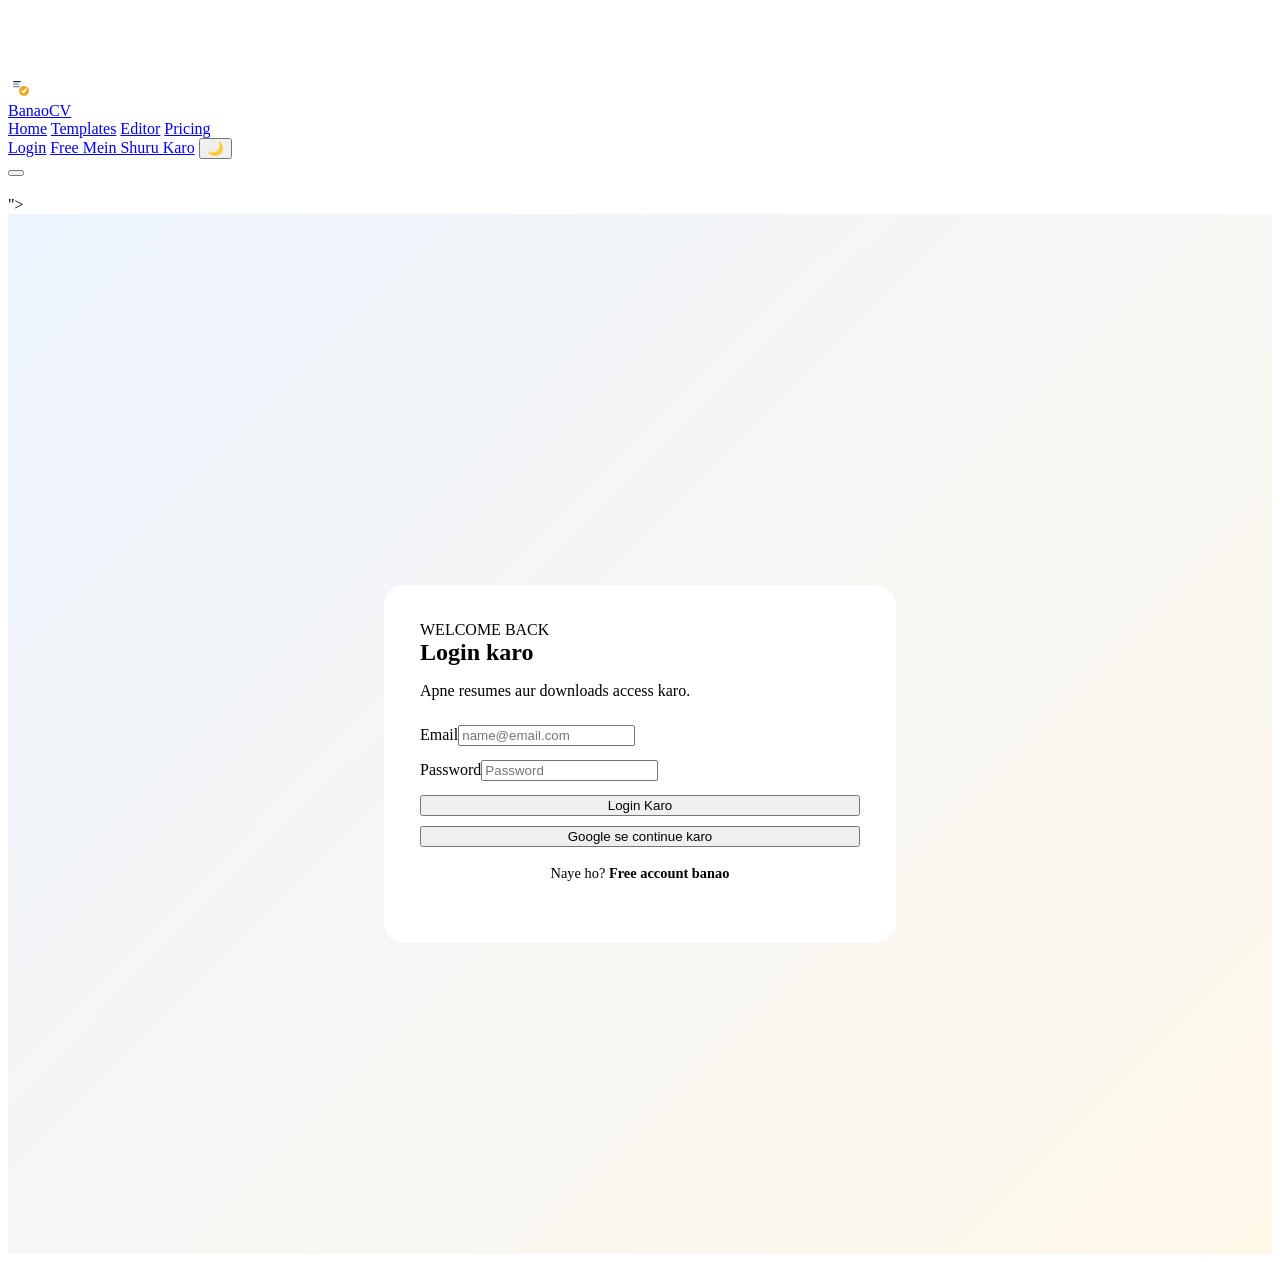
<file: login.html>
<!doctype html>
<html lang="hi">
<head>
  <meta charset="utf-8"><meta name="viewport" content="width=device-width,initial-scale=1">
  <meta name="theme-color" content="#1B3A6B"><title>Login — BanaoCV</title>
  <link rel="stylesheet" href="assets/css/style.css
  <link rel="stylesheet" href="assets/css/page-backgrounds.css" />"><link rel="stylesheet" href="assets/css/animations.css"><link rel="stylesheet" href="assets/css/mobile.css">
  <style>.auth-page{min-height:100vh;display:grid;place-items:center;padding:100px 20px 40px;background:linear-gradient(135deg,#edf4ff,#fff8e9)}.auth-card{width:min(100%,440px);padding:36px;background:#fff;border-radius:20px;box-shadow:var(--shadow-lg)}.auth-card h1{margin:0 0 8px;color:var(--brand-dark)}.auth-card p{color:var(--text-3);margin-bottom:25px}.auth-card .form-group{margin:14px 0}.auth-switch{text-align:center;margin:18px 0 0;font-size:.9rem}.auth-switch a{color:var(--brand);font-weight:700;cursor:pointer}</style>
  <script src="assets/js/config.runtime.js"></script>
</head>
<body class="bg-login"><div class="page-bg-animated"></div><script src="components/nav.js"></script>
<main class="auth-page"><section class="auth-card"><div id="login-view"><span class="eyebrow">WELCOME BACK</span><h1>Login karo</h1><p>Apne resumes aur downloads access karo.</p><div class="form-group"><label class="form-label">Email</label><input id="login-email" class="form-input" type="email" placeholder="name@email.com"></div><div class="form-group"><label class="form-label">Password</label><input id="login-password" class="form-input" type="password" placeholder="Password"></div><button class="btn btn-primary btn-lg" style="width:100%;justify-content:center" onclick="RW.Auth.emailLogin()">Login Karo</button><button class="btn btn-ghost btn-lg" style="width:100%;justify-content:center;margin-top:10px" onclick="RW.Auth.googleLogin()">Google se continue karo</button><p class="auth-switch">Naye ho? <a onclick="toggleAuth()">Free account banao</a></p></div><div id="signup-view" style="display:none"><span class="eyebrow">START FREE</span><h1>Account banao</h1><p>2 minute mein professional resume ready.</p><div class="form-group"><label class="form-label">Naam</label><input id="signup-name" class="form-input" placeholder="Aapka naam"></div><div class="form-group"><label class="form-label">Email</label><input id="signup-email" class="form-input" type="email" placeholder="name@email.com"></div><div class="form-group"><label class="form-label">Password</label><input id="signup-password" class="form-input" type="password" placeholder="Password"></div><button class="btn btn-primary btn-lg" style="width:100%;justify-content:center" onclick="RW.Auth.emailSignup()">Free account banao</button><p class="auth-switch">Pehle se account hai? <a onclick="toggleAuth()">Login karo</a></p></div></section></main>
<script src="assets/js/main.js"></script><script>function toggleAuth(){document.getElementById('login-view').style.display=document.getElementById('login-view').style.display==='none'?'block':'none';document.getElementById('signup-view').style.display=document.getElementById('signup-view').style.display==='none'?'block':'none'}</script></body></html>
</file>
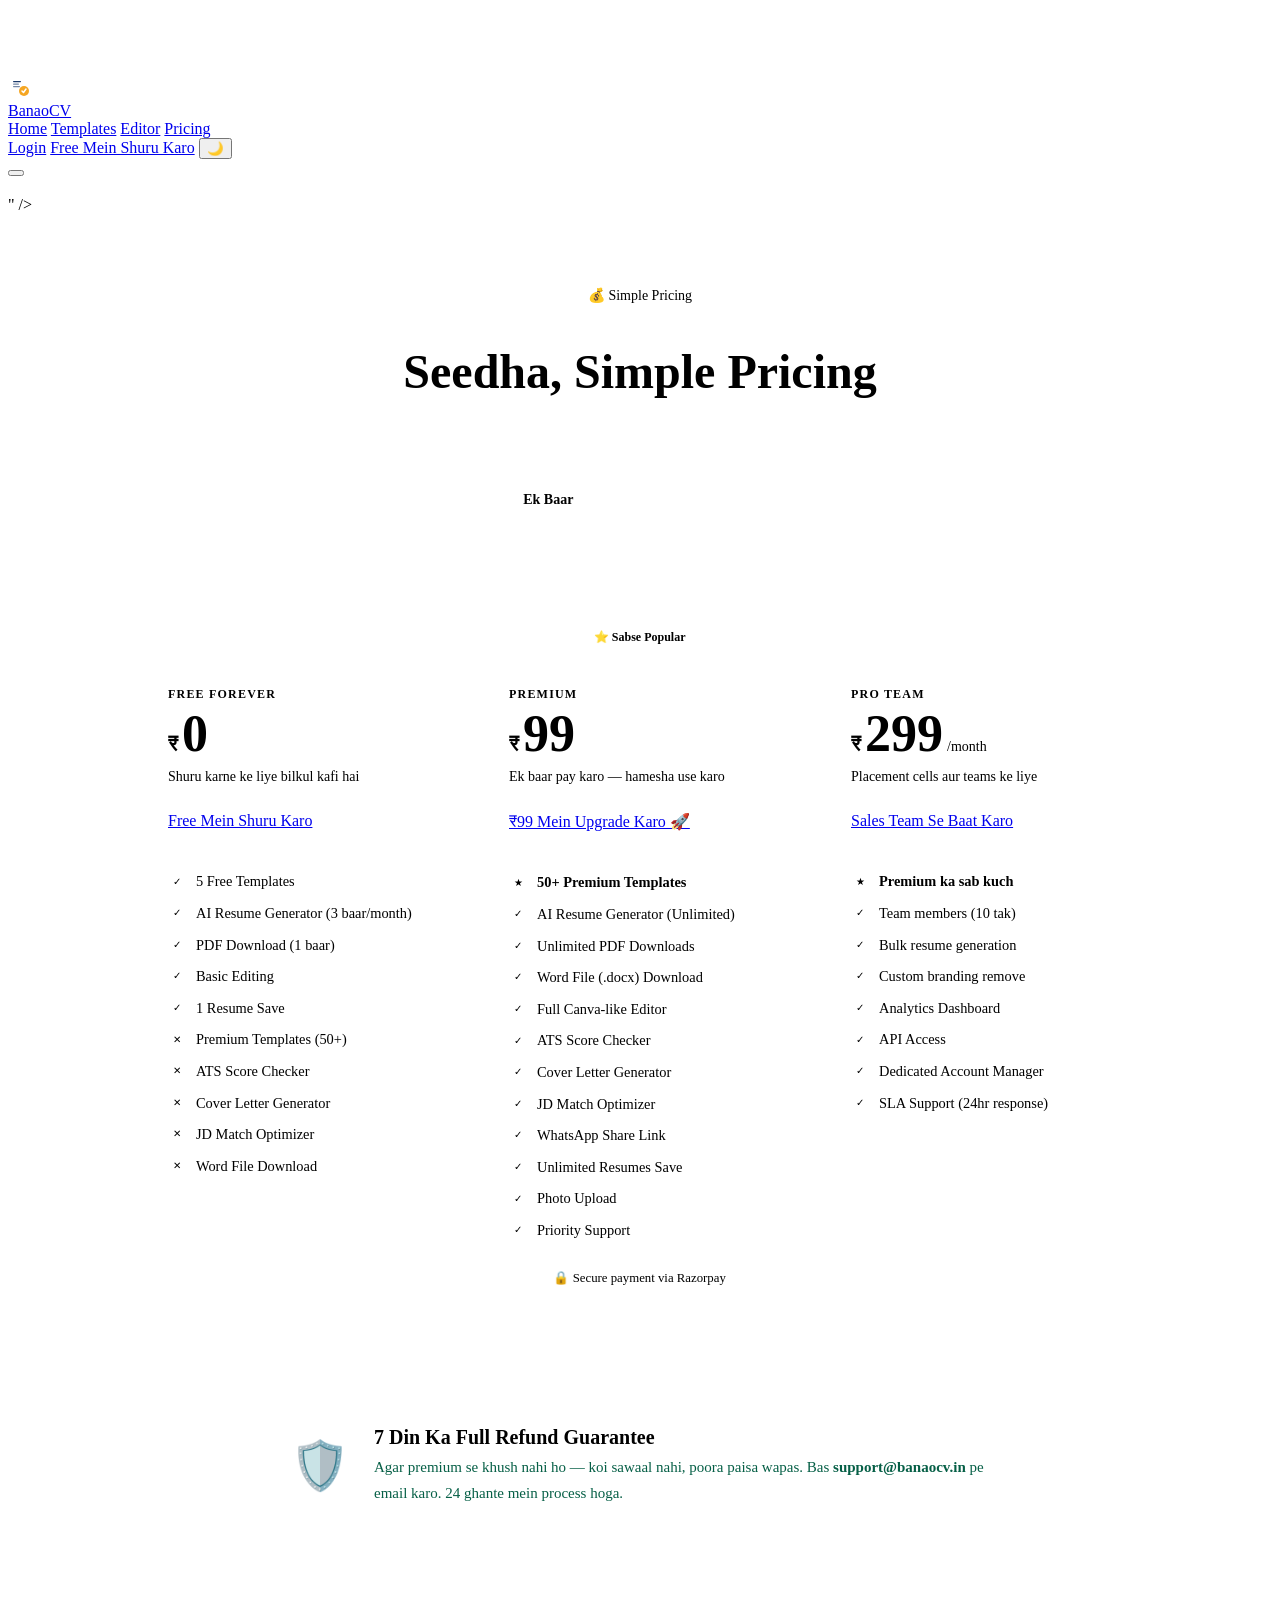
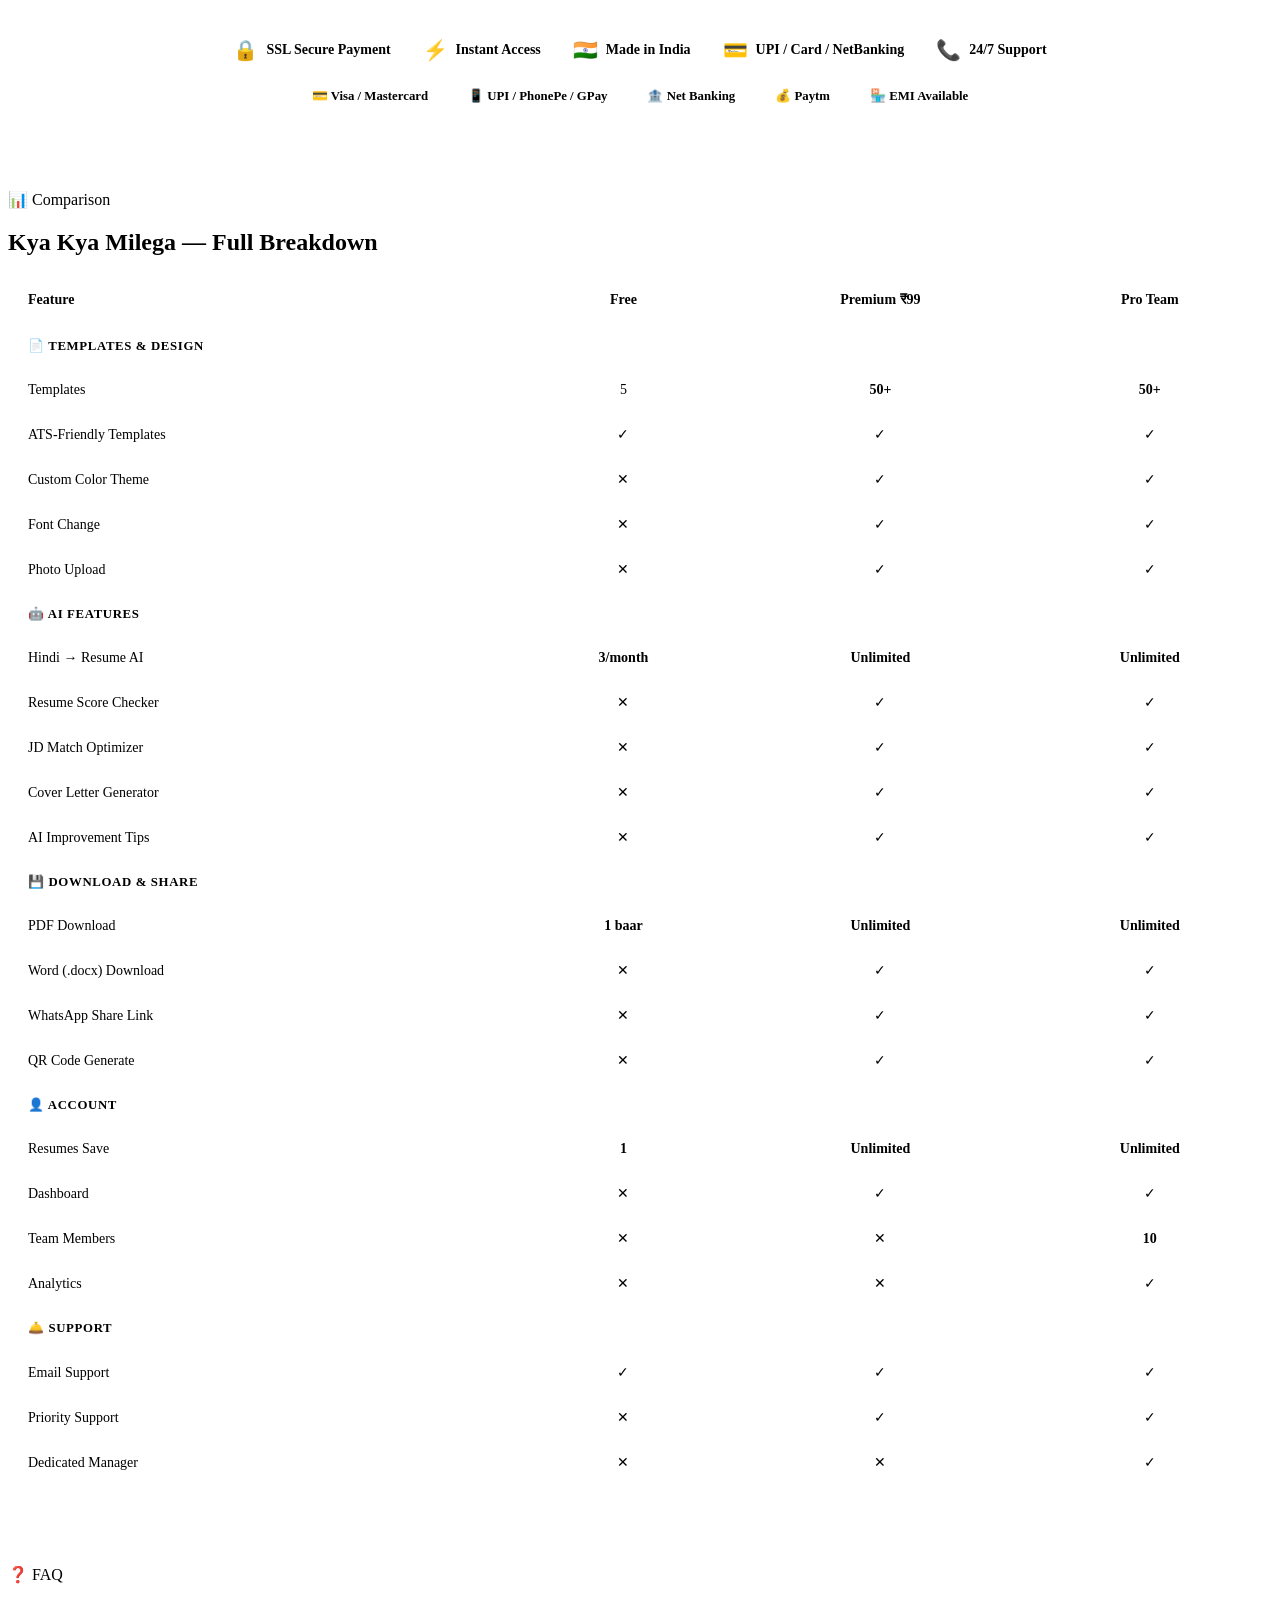
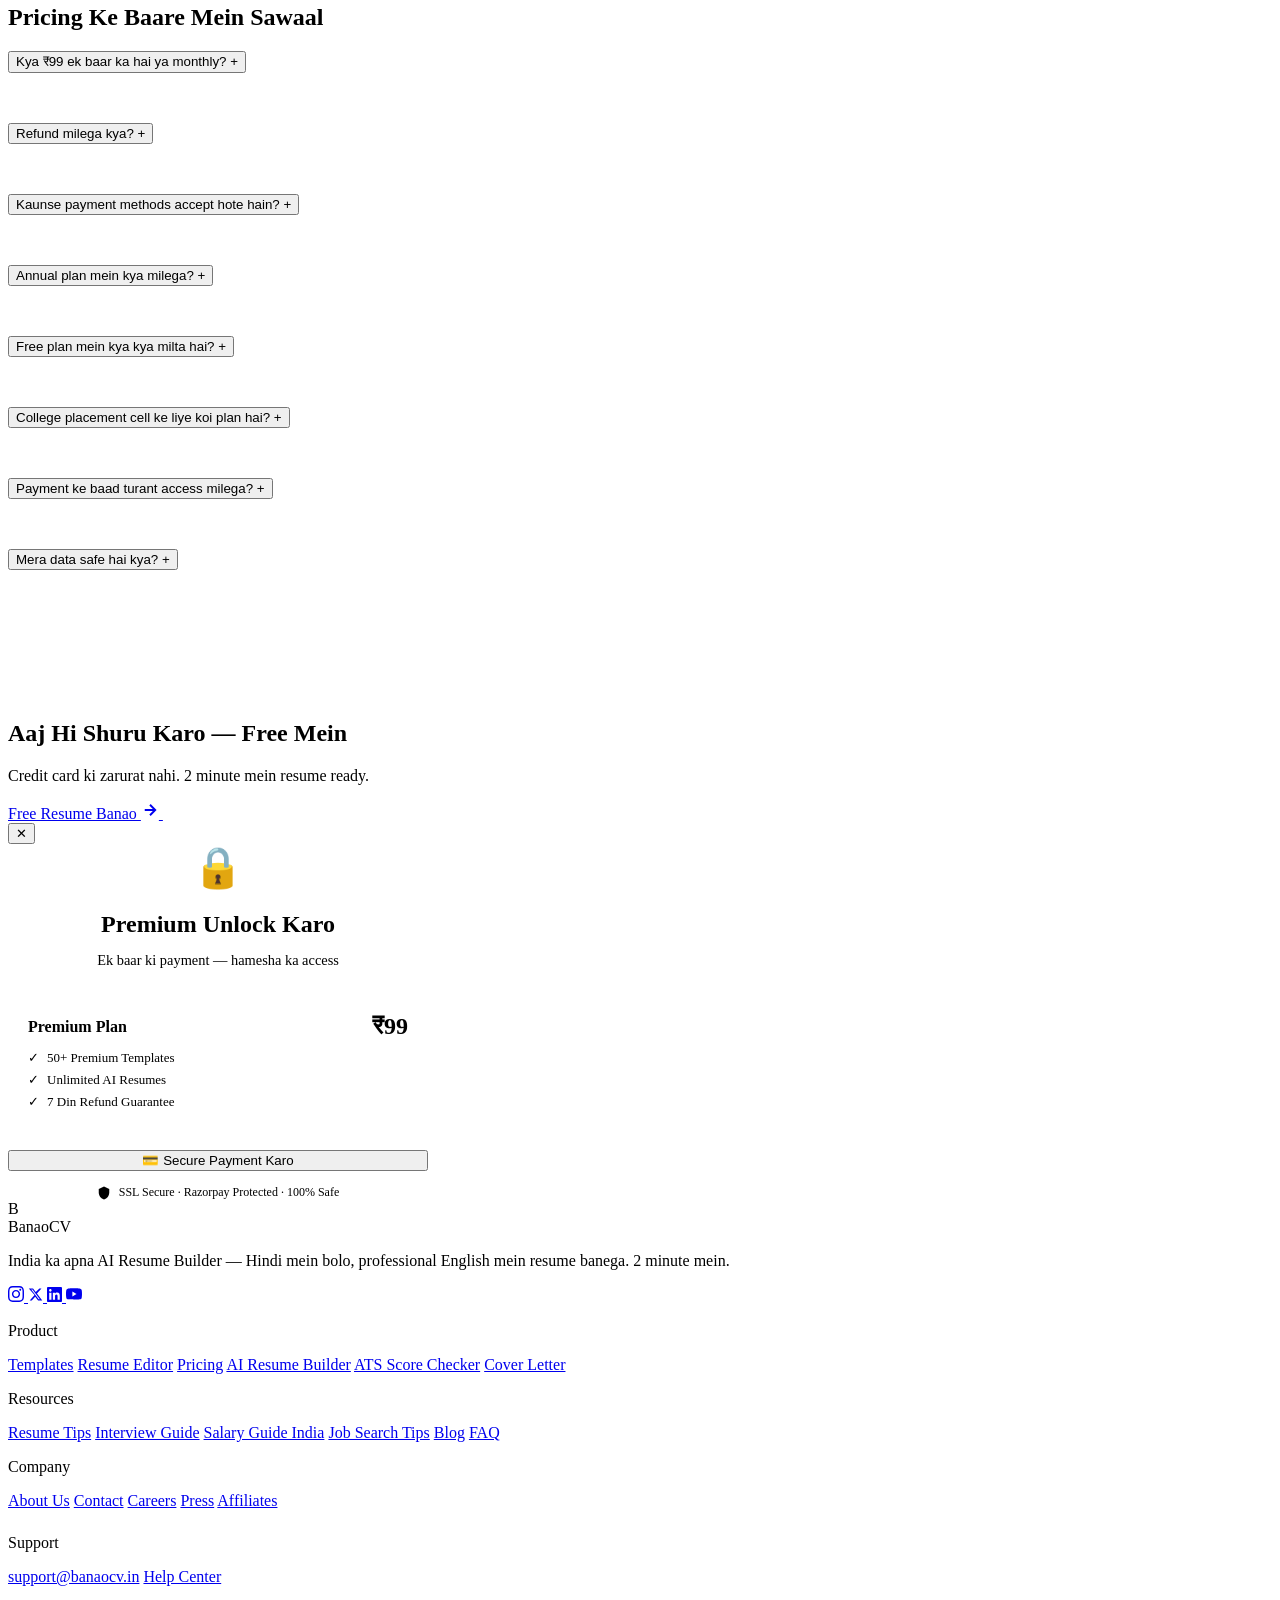
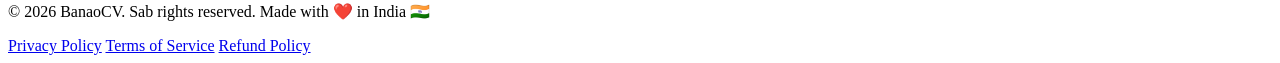
<file: pricing.html>
<!DOCTYPE html>
<html lang="hi">
<head>
  <meta charset="UTF-8" />
  <meta name="viewport" content="width=device-width, initial-scale=1.0, maximum-scale=5.0, viewport-fit=cover" />
  <meta name="mobile-web-app-capable" content="yes" />
  <meta name="apple-mobile-web-app-capable" content="yes" />
  <meta name="apple-mobile-web-app-status-bar-style" content="default" />
  <meta name="theme-color" content="#1B3A6B" />
  <meta name="description" content="BanaoCV Pricing — Free se shuru karo, ₹99 mein premium unlock karo. Koi subscription nahi, ek baar ki payment." />
  <title>Pricing — BanaoCV | Free & Premium Plans</title>
  <link rel="icon" type="image/svg+xml" href="data:image/svg+xml,<svg xmlns='http://www.w3.org/2000/svg' viewBox='0 0 32 32'><rect width='32' height='32' rx='8' fill='%231B3A6B'/><text x='16' y='23' text-anchor='middle' fill='white' font-family='sans-serif' font-weight='900' font-size='18'>B</text></svg>" />
  <link rel="stylesheet" href="assets/css/style.css
  <link rel="stylesheet" href="assets/css/page-backgrounds.css" />" />
  <link rel="stylesheet" href="assets/css/animations.css" />
  <link rel="stylesheet" href="assets/css/mobile.css" />
  <style>
    /* ── Pricing page specific ── */
    .pricing-hero {
      background: linear-gradient(135deg, var(--brand-dark) 0%, var(--brand-light) 100%);
      padding: 72px 0 56px;
      text-align: center;
      position: relative;
      overflow: hidden;
    }
    .pricing-hero::before {
      content: '';
      position: absolute;
      inset: 0;
      background-image:
        linear-gradient(rgba(255,255,255,0.04) 1px, transparent 1px),
        linear-gradient(90deg, rgba(255,255,255,0.04) 1px, transparent 1px);
      background-size: 40px 40px;
    }
    .pricing-hero-inner { position: relative; z-index: 2; }
    .pricing-hero h1 {
      font-size: clamp(2rem, 5vw, 3rem);
      color: var(--white);
      margin-bottom: 14px;
    }
    .pricing-hero p {
      color: rgba(255,255,255,0.75);
      font-size: 1.0625rem;
      max-width: 500px;
      margin: 0 auto 28px;
    }

    /* Toggle */
    .billing-toggle {
      display: inline-flex;
      align-items: center;
      gap: 12px;
      background: rgba(255,255,255,0.1);
      border: 1px solid rgba(255,255,255,0.2);
      border-radius: var(--r-full);
      padding: 6px 20px;
    }
    .billing-label {
      font-size: 0.875rem;
      font-weight: 600;
      color: rgba(255,255,255,0.7);
      transition: color var(--t);
      cursor: pointer;
    }
    .billing-label.active { color: var(--white); }
    .toggle-switch {
      width: 44px;
      height: 24px;
      background: rgba(255,255,255,0.2);
      border-radius: 24px;
      position: relative;
      cursor: pointer;
      transition: background var(--t);
    }
    .toggle-switch.on { background: var(--gold); }
    .toggle-dot {
      position: absolute;
      width: 18px;
      height: 18px;
      background: var(--white);
      border-radius: 50%;
      top: 3px;
      left: 3px;
      transition: left var(--t-spring);
    }
    .toggle-switch.on .toggle-dot { left: 23px; }
    .save-badge {
      background: var(--gold);
      color: var(--brand-dark);
      font-size: 0.7rem;
      font-weight: 800;
      padding: 2px 8px;
      border-radius: var(--r-full);
      margin-left: 4px;
    }

    /* Pricing cards */
    .pricing-section { padding: 64px 0 80px; }
    .pricing-cards-grid {
      display: grid;
      grid-template-columns: repeat(3, 1fr);
      gap: 24px;
      align-items: start;
      max-width: 1000px;
      margin: 0 auto;
    }
    @media (max-width: 900px) {
      .pricing-cards-grid {
        grid-template-columns: 1fr;
        max-width: 440px;
      }
    }

    .p-card {
      background: var(--white);
      border: 1.5px solid var(--border);
      border-radius: var(--r-xl);
      padding: 36px 28px;
      position: relative;
      transition: all var(--t-slow);
    }
    .p-card:hover {
      box-shadow: var(--shadow-lg);
      transform: translateY(-6px);
    }
    .p-card.popular {
      border-color: var(--brand);
      box-shadow: var(--shadow-md);
      transform: scale(1.04);
    }
    .p-card.popular:hover {
      transform: scale(1.04) translateY(-6px);
    }
    @media (max-width: 900px) {
      .p-card.popular { transform: none; order: -1; }
      .p-card.popular:hover { transform: translateY(-4px); }
    }

    .popular-ribbon {
      position: absolute;
      top: -14px;
      left: 50%;
      transform: translateX(-50%);
      background: linear-gradient(135deg, var(--brand), var(--brand-light));
      color: var(--white);
      font-size: 0.75rem;
      font-weight: 700;
      padding: 5px 20px;
      border-radius: var(--r-full);
      white-space: nowrap;
      box-shadow: var(--shadow-brand);
    }

    .p-plan {
      font-size: 0.75rem;
      font-weight: 700;
      text-transform: uppercase;
      letter-spacing: 0.1em;
      color: var(--text-3);
      margin-bottom: 6px;
    }

    .p-price-row {
      display: flex;
      align-items: baseline;
      gap: 4px;
      margin-bottom: 4px;
    }
    .p-currency { font-size: 1.25rem; font-weight: 700; color: var(--brand-dark); }
    .p-amount {
      font-family: var(--font-heading);
      font-size: 3.25rem;
      font-weight: 800;
      color: var(--brand-dark);
      line-height: 1;
      transition: all var(--t);
    }
    .p-period { font-size: 0.875rem; color: var(--text-3); }
    .p-original {
      font-size: 0.875rem;
      color: var(--text-4);
      text-decoration: line-through;
      margin-left: 6px;
    }

    .p-desc {
      font-size: 0.875rem;
      color: var(--text-3);
      margin-bottom: 24px;
      margin-top: 6px;
      line-height: 1.6;
    }

    .p-divider {
      height: 1px;
      background: var(--border);
      margin: 20px 0;
    }

    .p-features {
      display: flex;
      flex-direction: column;
      gap: 10px;
      margin-bottom: 28px;
    }
    .p-feature {
      display: flex;
      align-items: flex-start;
      gap: 10px;
      font-size: 0.9rem;
      color: var(--text-2);
      line-height: 1.5;
    }
    .p-check {
      width: 18px;
      height: 18px;
      border-radius: 50%;
      display: flex;
      align-items: center;
      justify-content: center;
      font-size: 0.65rem;
      flex-shrink: 0;
      margin-top: 1px;
    }
    .p-check.yes  { background: var(--success-light); color: var(--success); }
    .p-check.no   { background: var(--bg-2); color: var(--text-4); }
    .p-check.gold { background: var(--gold-xlight); color: var(--gold-dark); }

    .p-feature.muted { color: var(--text-4); }

    /* Feature comparison table */
    .compare-section { padding: 0 0 80px; }
    .compare-table {
      width: 100%;
      border-collapse: collapse;
      border-radius: var(--r-xl);
      overflow: hidden;
      box-shadow: var(--shadow-sm);
    }
    .compare-table th {
      background: var(--brand-dark);
      color: var(--white);
      padding: 16px 20px;
      text-align: left;
      font-size: 0.875rem;
      font-weight: 700;
    }
    .compare-table th:not(:first-child) { text-align: center; }
    .compare-table td {
      padding: 14px 20px;
      font-size: 0.875rem;
      color: var(--text-2);
      border-bottom: 1px solid var(--border);
    }
    .compare-table td:not(:first-child) { text-align: center; }
    .compare-table tr:last-child td { border-bottom: none; }
    .compare-table tr:nth-child(even) td { background: var(--bg); }
    .compare-table .cat-row td {
      background: var(--brand-xlight);
      color: var(--brand);
      font-weight: 700;
      font-size: 0.8rem;
      text-transform: uppercase;
      letter-spacing: 0.05em;
    }
    .compare-yes  { color: var(--success); font-size: 1.1rem; }
    .compare-no   { color: var(--text-4); font-size: 1.1rem; }
    .compare-gold { color: var(--gold-dark); font-weight: 700; font-size: 0.8125rem; }

    @media (max-width: 768px) {
      .compare-section { display: none; }
    }

    /* FAQ */
    .pricing-faq { padding: 0 0 80px; }

    /* Guarantee */
    .guarantee-card {
      background: linear-gradient(135deg, var(--success-light), #d1fae5);
      border: 1.5px solid var(--success);
      border-radius: var(--r-xl);
      padding: 36px;
      display: flex;
      align-items: center;
      gap: 24px;
      max-width: 700px;
      margin: 0 auto 64px;
    }
    @media (max-width: 640px) {
      .guarantee-card { flex-direction: column; text-align: center; gap: 16px; padding: 28px 20px; }
    }
    .guarantee-icon {
      font-size: 3rem;
      flex-shrink: 0;
    }
    .guarantee-title {
      font-size: 1.25rem;
      font-weight: 800;
      color: var(--success);
      margin-bottom: 6px;
    }
    .guarantee-desc {
      font-size: 0.9375rem;
      color: #065f46;
      line-height: 1.7;
    }

    /* Trust badges */
    .trust-strip {
      display: flex;
      align-items: center;
      justify-content: center;
      gap: 32px;
      flex-wrap: wrap;
      padding: 32px 0 0;
      border-top: 1px solid var(--border);
      margin-top: 48px;
    }
    .trust-item {
      display: flex;
      align-items: center;
      gap: 8px;
      font-size: 0.875rem;
      font-weight: 600;
      color: var(--text-3);
    }
    .trust-icon { font-size: 1.25rem; }

    /* Payment methods */
    .payment-methods {
      display: flex;
      align-items: center;
      justify-content: center;
      gap: 12px;
      flex-wrap: wrap;
      margin-top: 20px;
    }
    .payment-badge {
      background: var(--bg);
      border: 1px solid var(--border);
      border-radius: var(--r);
      padding: 6px 14px;
      font-size: 0.8rem;
      font-weight: 600;
      color: var(--text-3);
      display: flex;
      align-items: center;
      gap: 5px;
    }
  </style>
  <script src="assets/js/config.runtime.js"></script>
</head>
<body class="bg-pricing"><div class="page-bg-animated"><div class="pricing-sparkle" style="top:20%;right:15%"></div><div class="pricing-sparkle" style="bottom:10%;left:5%"></div></div>
  <script src="components/nav.js"></script>

  <!-- ══ HERO ══ -->
  <section class="pricing-hero">
    <div class="container pricing-hero-inner">
      <span class="badge badge-gold" style="margin-bottom:16px;font-size:0.875rem">
        💰 Simple Pricing
      </span>
      <h1>Seedha, Simple Pricing</h1>
      <p>Free mein shuru karo — jab ready ho tab ₹99 mein sab unlock karo. Koi subscription nahi.</p>

      <!-- Billing toggle -->
      <div class="billing-toggle" id="billing-toggle">
        <span class="billing-label active" id="lbl-monthly">Ek Baar</span>
        <div class="toggle-switch" id="toggle-sw" onclick="toggleBilling()">
          <div class="toggle-dot"></div>
        </div>
        <span class="billing-label" id="lbl-annual">
          Annual <span class="save-badge">40% OFF</span>
        </span>
      </div>
    </div>
  </section>

  <!-- ══ PRICING CARDS ══ -->
  <section class="pricing-section">
    <div class="container">

      <div class="pricing-cards-grid" data-stagger>

        <!-- FREE -->
        <div class="p-card" data-reveal="up">
          <p class="p-plan">Free Forever</p>
          <div class="p-price-row">
            <span class="p-currency">₹</span>
            <span class="p-amount" id="free-price">0</span>
          </div>
          <p class="p-desc">Shuru karne ke liye bilkul kafi hai</p>

          <a href="editor.html" class="btn btn-ghost btn-lg"
             style="width:100%;justify-content:center;margin-bottom:24px">
            Free Mein Shuru Karo
          </a>

          <div class="p-divider"></div>

          <div class="p-features">
            <div class="p-feature">
              <span class="p-check yes">✓</span>
              5 Free Templates
            </div>
            <div class="p-feature">
              <span class="p-check yes">✓</span>
              AI Resume Generator (3 baar/month)
            </div>
            <div class="p-feature">
              <span class="p-check yes">✓</span>
              PDF Download (1 baar)
            </div>
            <div class="p-feature">
              <span class="p-check yes">✓</span>
              Basic Editing
            </div>
            <div class="p-feature">
              <span class="p-check yes">✓</span>
              1 Resume Save
            </div>
            <div class="p-feature muted">
              <span class="p-check no">✕</span>
              Premium Templates (50+)
            </div>
            <div class="p-feature muted">
              <span class="p-check no">✕</span>
              ATS Score Checker
            </div>
            <div class="p-feature muted">
              <span class="p-check no">✕</span>
              Cover Letter Generator
            </div>
            <div class="p-feature muted">
              <span class="p-check no">✕</span>
              JD Match Optimizer
            </div>
            <div class="p-feature muted">
              <span class="p-check no">✕</span>
              Word File Download
            </div>
          </div>
        </div>

        <!-- PREMIUM — POPULAR -->
        <div class="p-card popular" data-reveal="up">
          <div class="popular-ribbon">⭐ Sabse Popular</div>

          <p class="p-plan">Premium</p>
          <div class="p-price-row">
            <span class="p-currency">₹</span>
            <span class="p-amount" id="premium-price">99</span>
            <span class="p-original" id="premium-original" style="display:none">₹199</span>
          </div>
          <p class="p-desc" id="premium-desc">Ek baar pay karo — hamesha use karo</p>

          <a href="#" class="btn btn-gold btn-lg btn-shine"
             style="width:100%;justify-content:center;margin-bottom:24px"
             onclick="startPayment('premium')">
            ₹99 Mein Upgrade Karo 🚀
          </a>

          <div class="p-divider"></div>

          <div class="p-features">
            <div class="p-feature">
              <span class="p-check gold">★</span>
              <strong>50+ Premium Templates</strong>
            </div>
            <div class="p-feature">
              <span class="p-check yes">✓</span>
              AI Resume Generator (Unlimited)
            </div>
            <div class="p-feature">
              <span class="p-check yes">✓</span>
              Unlimited PDF Downloads
            </div>
            <div class="p-feature">
              <span class="p-check yes">✓</span>
              Word File (.docx) Download
            </div>
            <div class="p-feature">
              <span class="p-check yes">✓</span>
              Full Canva-like Editor
            </div>
            <div class="p-feature">
              <span class="p-check yes">✓</span>
              ATS Score Checker
            </div>
            <div class="p-feature">
              <span class="p-check yes">✓</span>
              Cover Letter Generator
            </div>
            <div class="p-feature">
              <span class="p-check yes">✓</span>
              JD Match Optimizer
            </div>
            <div class="p-feature">
              <span class="p-check yes">✓</span>
              WhatsApp Share Link
            </div>
            <div class="p-feature">
              <span class="p-check yes">✓</span>
              Unlimited Resumes Save
            </div>
            <div class="p-feature">
              <span class="p-check yes">✓</span>
              Photo Upload
            </div>
            <div class="p-feature">
              <span class="p-check yes">✓</span>
              Priority Support
            </div>
          </div>

          <p style="text-align:center;font-size:0.8rem;color:var(--text-3)">
            🔒 Secure payment via Razorpay
          </p>
        </div>

        <!-- PRO TEAM -->
        <div class="p-card" data-reveal="up">
          <p class="p-plan">Pro Team</p>
          <div class="p-price-row">
            <span class="p-currency">₹</span>
            <span class="p-amount" id="pro-price">299</span>
            <span class="p-period">/month</span>
          </div>
          <p class="p-desc" id="pro-desc">Placement cells aur teams ke liye</p>

          <a href="mailto:pro@banaocv.in" class="btn btn-outline btn-lg"
             style="width:100%;justify-content:center;margin-bottom:24px">
            Sales Team Se Baat Karo
          </a>

          <div class="p-divider"></div>

          <div class="p-features">
            <div class="p-feature">
              <span class="p-check gold">★</span>
              <strong>Premium ka sab kuch</strong>
            </div>
            <div class="p-feature">
              <span class="p-check yes">✓</span>
              Team members (10 tak)
            </div>
            <div class="p-feature">
              <span class="p-check yes">✓</span>
              Bulk resume generation
            </div>
            <div class="p-feature">
              <span class="p-check yes">✓</span>
              Custom branding remove
            </div>
            <div class="p-feature">
              <span class="p-check yes">✓</span>
              Analytics Dashboard
            </div>
            <div class="p-feature">
              <span class="p-check yes">✓</span>
              API Access
            </div>
            <div class="p-feature">
              <span class="p-check yes">✓</span>
              Dedicated Account Manager
            </div>
            <div class="p-feature">
              <span class="p-check yes">✓</span>
              SLA Support (24hr response)
            </div>
          </div>
        </div>

      </div>

      <!-- Guarantee -->
      <div style="margin-top:56px" data-reveal="up">
        <div class="guarantee-card">
          <div class="guarantee-icon">🛡️</div>
          <div>
            <div class="guarantee-title">7 Din Ka Full Refund Guarantee</div>
            <div class="guarantee-desc">
              Agar premium se khush nahi ho — koi sawaal nahi, poora paisa wapas.
              Bas <strong>support@banaocv.in</strong> pe email karo.
              24 ghante mein process hoga.
            </div>
          </div>
        </div>
      </div>

      <!-- Trust strip -->
      <div class="trust-strip" data-reveal="up">
        <div class="trust-item">
          <span class="trust-icon">🔒</span> SSL Secure Payment
        </div>
        <div class="trust-item">
          <span class="trust-icon">⚡</span> Instant Access
        </div>
        <div class="trust-item">
          <span class="trust-icon">🇮🇳</span> Made in India
        </div>
        <div class="trust-item">
          <span class="trust-icon">💳</span> UPI / Card / NetBanking
        </div>
        <div class="trust-item">
          <span class="trust-icon">📞</span> 24/7 Support
        </div>
      </div>

      <!-- Payment methods -->
      <div class="payment-methods" data-reveal="up">
        <div class="payment-badge">💳 Visa / Mastercard</div>
        <div class="payment-badge">📱 UPI / PhonePe / GPay</div>
        <div class="payment-badge">🏦 Net Banking</div>
        <div class="payment-badge">💰 Paytm</div>
        <div class="payment-badge">🏪 EMI Available</div>
      </div>

    </div>
  </section>

  <!-- ══ COMPARISON TABLE ══ -->
  <section class="compare-section">
    <div class="container">
      <div class="section-header" data-reveal="up">
        <span class="eyebrow">📊 Comparison</span>
        <h2>Kya Kya Milega — Full Breakdown</h2>
      </div>

      <div style="overflow-x:auto;border-radius:var(--r-xl);box-shadow:var(--shadow-sm)">
        <table class="compare-table">
          <thead>
            <tr>
              <th style="width:40%">Feature</th>
              <th>Free</th>
              <th style="background:var(--brand)">Premium ₹99</th>
              <th>Pro Team</th>
            </tr>
          </thead>
          <tbody>
            <tr class="cat-row"><td colspan="4">📄 Templates & Design</td></tr>
            <tr><td>Templates</td><td>5</td><td class="compare-gold">50+</td><td class="compare-gold">50+</td></tr>
            <tr><td>ATS-Friendly Templates</td><td class="compare-yes">✓</td><td class="compare-yes">✓</td><td class="compare-yes">✓</td></tr>
            <tr><td>Custom Color Theme</td><td class="compare-no">✕</td><td class="compare-yes">✓</td><td class="compare-yes">✓</td></tr>
            <tr><td>Font Change</td><td class="compare-no">✕</td><td class="compare-yes">✓</td><td class="compare-yes">✓</td></tr>
            <tr><td>Photo Upload</td><td class="compare-no">✕</td><td class="compare-yes">✓</td><td class="compare-yes">✓</td></tr>

            <tr class="cat-row"><td colspan="4">🤖 AI Features</td></tr>
            <tr><td>Hindi → Resume AI</td><td class="compare-gold">3/month</td><td class="compare-gold">Unlimited</td><td class="compare-gold">Unlimited</td></tr>
            <tr><td>Resume Score Checker</td><td class="compare-no">✕</td><td class="compare-yes">✓</td><td class="compare-yes">✓</td></tr>
            <tr><td>JD Match Optimizer</td><td class="compare-no">✕</td><td class="compare-yes">✓</td><td class="compare-yes">✓</td></tr>
            <tr><td>Cover Letter Generator</td><td class="compare-no">✕</td><td class="compare-yes">✓</td><td class="compare-yes">✓</td></tr>
            <tr><td>AI Improvement Tips</td><td class="compare-no">✕</td><td class="compare-yes">✓</td><td class="compare-yes">✓</td></tr>

            <tr class="cat-row"><td colspan="4">💾 Download & Share</td></tr>
            <tr><td>PDF Download</td><td class="compare-gold">1 baar</td><td class="compare-gold">Unlimited</td><td class="compare-gold">Unlimited</td></tr>
            <tr><td>Word (.docx) Download</td><td class="compare-no">✕</td><td class="compare-yes">✓</td><td class="compare-yes">✓</td></tr>
            <tr><td>WhatsApp Share Link</td><td class="compare-no">✕</td><td class="compare-yes">✓</td><td class="compare-yes">✓</td></tr>
            <tr><td>QR Code Generate</td><td class="compare-no">✕</td><td class="compare-yes">✓</td><td class="compare-yes">✓</td></tr>

            <tr class="cat-row"><td colspan="4">👤 Account</td></tr>
            <tr><td>Resumes Save</td><td class="compare-gold">1</td><td class="compare-gold">Unlimited</td><td class="compare-gold">Unlimited</td></tr>
            <tr><td>Dashboard</td><td class="compare-no">✕</td><td class="compare-yes">✓</td><td class="compare-yes">✓</td></tr>
            <tr><td>Team Members</td><td class="compare-no">✕</td><td class="compare-no">✕</td><td class="compare-gold">10</td></tr>
            <tr><td>Analytics</td><td class="compare-no">✕</td><td class="compare-no">✕</td><td class="compare-yes">✓</td></tr>

            <tr class="cat-row"><td colspan="4">🛎️ Support</td></tr>
            <tr><td>Email Support</td><td class="compare-yes">✓</td><td class="compare-yes">✓</td><td class="compare-yes">✓</td></tr>
            <tr><td>Priority Support</td><td class="compare-no">✕</td><td class="compare-yes">✓</td><td class="compare-yes">✓</td></tr>
            <tr><td>Dedicated Manager</td><td class="compare-no">✕</td><td class="compare-no">✕</td><td class="compare-yes">✓</td></tr>
          </tbody>
        </table>
      </div>
    </div>
  </section>

  <!-- ══ FAQ ══ -->
  <section class="pricing-faq">
    <div class="container">
      <div class="section-header" data-reveal="up">
        <span class="eyebrow">❓ FAQ</span>
        <h2>Pricing Ke Baare Mein Sawaal</h2>
      </div>

      <div class="faq-grid" data-stagger>
        <div class="faq-item">
          <button class="faq-question">
            Kya ₹99 ek baar ka hai ya monthly?
            <span class="faq-icon">+</span>
          </button>
          <div class="faq-answer">
            <p>₹99 ek baar ki payment hai — koi subscription nahi, koi renewal nahi. Ek baar pay karo, hamesha ke liye access milega. Annual plan mein ₹59/month padta hai.</p>
          </div>
        </div>

        <div class="faq-item">
          <button class="faq-question">
            Refund milega kya?
            <span class="faq-icon">+</span>
          </button>
          <div class="faq-answer">
            <p>Haan! 7 din ka full refund guarantee hai. Agar premium se khush nahi ho — support@banaocv.in pe email karo. Koi sawaal nahi puchha jaayega, 24 ghante mein refund process hoga.</p>
          </div>
        </div>

        <div class="faq-item">
          <button class="faq-question">
            Kaunse payment methods accept hote hain?
            <span class="faq-icon">+</span>
          </button>
          <div class="faq-answer">
            <p>UPI (PhonePe, GPay, Paytm), Debit/Credit Card (Visa, Mastercard, RuPay), Net Banking — sab accepted hain. Payment Razorpay ke through hoti hai jo India ka #1 secure gateway hai.</p>
          </div>
        </div>

        <div class="faq-item">
          <button class="faq-question">
            Annual plan mein kya milega?
            <span class="faq-icon">+</span>
          </button>
          <div class="faq-answer">
            <p>Annual plan mein premium ka sab kuch milega — sirf ₹699/year yani ₹58/month. Ek baar plan se 40% sasta. Plus early access to new features milega.</p>
          </div>
        </div>

        <div class="faq-item">
          <button class="faq-question">
            Free plan mein kya kya milta hai?
            <span class="faq-icon">+</span>
          </button>
          <div class="faq-answer">
            <p>Free mein 5 templates, 3 AI resumes per month, 1 PDF download, basic editing aur 1 resume save milta hai. Shuru karne ke liye kafi hai.</p>
          </div>
        </div>

        <div class="faq-item">
          <button class="faq-question">
            College placement cell ke liye koi plan hai?
            <span class="faq-icon">+</span>
          </button>
          <div class="faq-answer">
            <p>Haan! Pro Team plan mein 10 members tak team add kar sakte ho, bulk resume generation, analytics aur dedicated support milta hai. pro@banaocv.in pe contact karo special pricing ke liye.</p>
          </div>
        </div>

        <div class="faq-item">
          <button class="faq-question">
            Payment ke baad turant access milega?
            <span class="faq-icon">+</span>
          </button>
          <div class="faq-answer">
            <p>Haan! Payment successful hote hi account automatically premium ho jaata hai. Koi wait nahi, koi manual process nahi. Turant sab features unlock ho jaate hain.</p>
          </div>
        </div>

        <div class="faq-item">
          <button class="faq-question">
            Mera data safe hai kya?
            <span class="faq-icon">+</span>
          </button>
          <div class="faq-answer">
            <p>Bilkul safe hai. Tumhara card/UPI details humare server pe store nahi hota — Razorpay handle karta hai. Resume data encrypted aur secure hai. Kisi ke saath share nahi hota.</p>
          </div>
        </div>
      </div>
    </div>
  </section>

  <!-- ══ CTA ══ -->
  <section class="cta-banner section-sm">
    <div class="cta-banner-grid"></div>
    <div class="cta-banner-blob-1"></div>
    <div class="cta-banner-blob-2"></div>
    <div class="cta-banner-inner" data-reveal="up">
      <h2>Aaj Hi Shuru Karo — Free Mein</h2>
      <p>Credit card ki zarurat nahi. 2 minute mein resume ready.</p>
      <div class="cta-banner-btns">
        <a href="editor.html" class="btn btn-gold btn-xl btn-shine hover-arrow">
          Free Resume Banao
          <svg width="18" height="18" fill="none" stroke="currentColor" stroke-width="2.5" viewBox="0 0 24 24"><path d="M5 12h14M12 5l7 7-7 7"/></svg>
        </a>
        <a href="#" class="btn btn-lg" onclick="startPayment('premium')"
           style="background:rgba(255,255,255,0.1);color:white;border:1.5px solid rgba(255,255,255,0.3)">
          ₹99 Mein Premium Lo
        </a>
      </div>
    </div>
  </section>

  <!-- ══ PAYMENT MODAL ══ -->
  <div class="modal-overlay" id="payment-modal">
    <div class="modal" style="max-width:420px">
      <button class="modal-close" data-modal-close>✕</button>
      <div style="text-align:center;margin-bottom:24px">
        <div style="font-size:2.5rem;margin-bottom:8px">🔒</div>
        <h2 style="font-size:1.5rem;margin-bottom:6px">Premium Unlock Karo</h2>
        <p style="color:var(--text-3);font-size:0.9rem">Ek baar ki payment — hamesha ka access</p>
      </div>

      <div style="background:var(--bg);border-radius:var(--r-lg);padding:20px;margin-bottom:20px">
        <div style="display:flex;justify-content:space-between;align-items:center;margin-bottom:10px">
          <span style="font-weight:600;color:var(--text-2)">Premium Plan</span>
          <span style="font-family:var(--font-heading);font-size:1.5rem;font-weight:800;color:var(--brand-dark)" id="modal-price">₹99</span>
        </div>
        <div style="display:flex;flex-direction:column;gap:6px">
          <div style="display:flex;align-items:center;gap:8px;font-size:0.8125rem;color:var(--text-3)">
            <span style="color:var(--success)">✓</span> 50+ Premium Templates
          </div>
          <div style="display:flex;align-items:center;gap:8px;font-size:0.8125rem;color:var(--text-3)">
            <span style="color:var(--success)">✓</span> Unlimited AI Resumes
          </div>
          <div style="display:flex;align-items:center;gap:8px;font-size:0.8125rem;color:var(--text-3)">
            <span style="color:var(--success)">✓</span> 7 Din Refund Guarantee
          </div>
        </div>
      </div>

      <button class="btn btn-gold btn-lg btn-shine"
              style="width:100%;justify-content:center"
              onclick="processRazorpay()">
        💳 Secure Payment Karo
      </button>

      <div style="display:flex;align-items:center;justify-content:center;gap:8px;margin-top:14px">
        <svg width="14" height="14" fill="var(--success)" viewBox="0 0 24 24"><path d="M12 1L3 5v6c0 5.55 3.84 10.74 9 12 5.16-1.26 9-6.45 9-12V5l-9-4z"/></svg>
        <span style="font-size:0.75rem;color:var(--text-4)">SSL Secure · Razorpay Protected · 100% Safe</span>
      </div>
    </div>
  </div>

  <script src="components/footer.js"></script>
  <script src="assets/js/main.js"></script>
  <script src="assets/js/payment.js"></script>
  <script src="assets/js/mobile.js"></script>

  <script>
    /* ── Billing Toggle ── */
    let isAnnual = false;

    function toggleBilling() {
      isAnnual = !isAnnual;
      const sw  = document.getElementById('toggle-sw');
      const lm  = document.getElementById('lbl-monthly');
      const la  = document.getElementById('lbl-annual');
      sw.classList.toggle('on', isAnnual);
      lm.classList.toggle('active', !isAnnual);
      la.classList.toggle('active',  isAnnual);

      // Update prices
      if (isAnnual) {
        document.getElementById('premium-price').textContent    = '699';
        document.getElementById('premium-original').style.display = '';
        document.getElementById('premium-desc').textContent     = '₹58/month · 40% savings';
        document.getElementById('pro-price').textContent        = '2499';
        document.getElementById('pro-desc').textContent         = 'Annual billing · Save ₹1089';
        document.getElementById('modal-price').textContent      = '₹699';
      } else {
        document.getElementById('premium-price').textContent    = '99';
        document.getElementById('premium-original').style.display = 'none';
        document.getElementById('premium-desc').textContent     = 'Ek baar pay karo — hamesha use karo';
        document.getElementById('pro-price').textContent        = '299';
        document.getElementById('pro-desc').textContent         = 'Placement cells aur teams ke liye';
        document.getElementById('modal-price').textContent      = '₹99';
      }
    }

    /* ── Start Payment ── */
    function startPayment(plan) {
      window.RW?.Modal?.open('payment-modal');
    }

    /* ── Razorpay ── */
    function processRazorpay() {
      const amount = isAnnual ? 699 : 99;

      // If Razorpay script loaded
      if (typeof Razorpay !== 'undefined') {
        const options = {
          key         : 'YOUR_RAZORPAY_KEY',
          amount      : amount * 100,
          currency    : 'INR',
          name        : 'BanaoCV',
          description : `Premium Plan — ₹${amount}`,
          image       : '',
          prefill     : {
            name  : '',
            email : '',
            contact: '',
          },
          theme       : { color: '#1B3A6B' },
          handler     : function(response) {
            window.RW?.Modal?.close('payment-modal');
            window.RW?.Toast?.success('Payment successful! Premium unlock ho gaya 🎉');
            setTimeout(() => window.location.href = 'dashboard.html', 1500);
          },
          modal: {
            ondismiss: function() {
              window.RW?.Toast?.info('Payment cancel ho gayi.');
            }
          }
        };
        const rzp = new Razorpay(options);
        rzp.open();
      } else {
        // Demo mode
        window.RW?.Toast?.success('Demo: Payment successful! 🎉 (Real mein Razorpay key daalna)');
        setTimeout(() => {
          window.RW?.Modal?.close('payment-modal');
        }, 2000);
      }
    }
  </script>
</body>
</html>
</file>
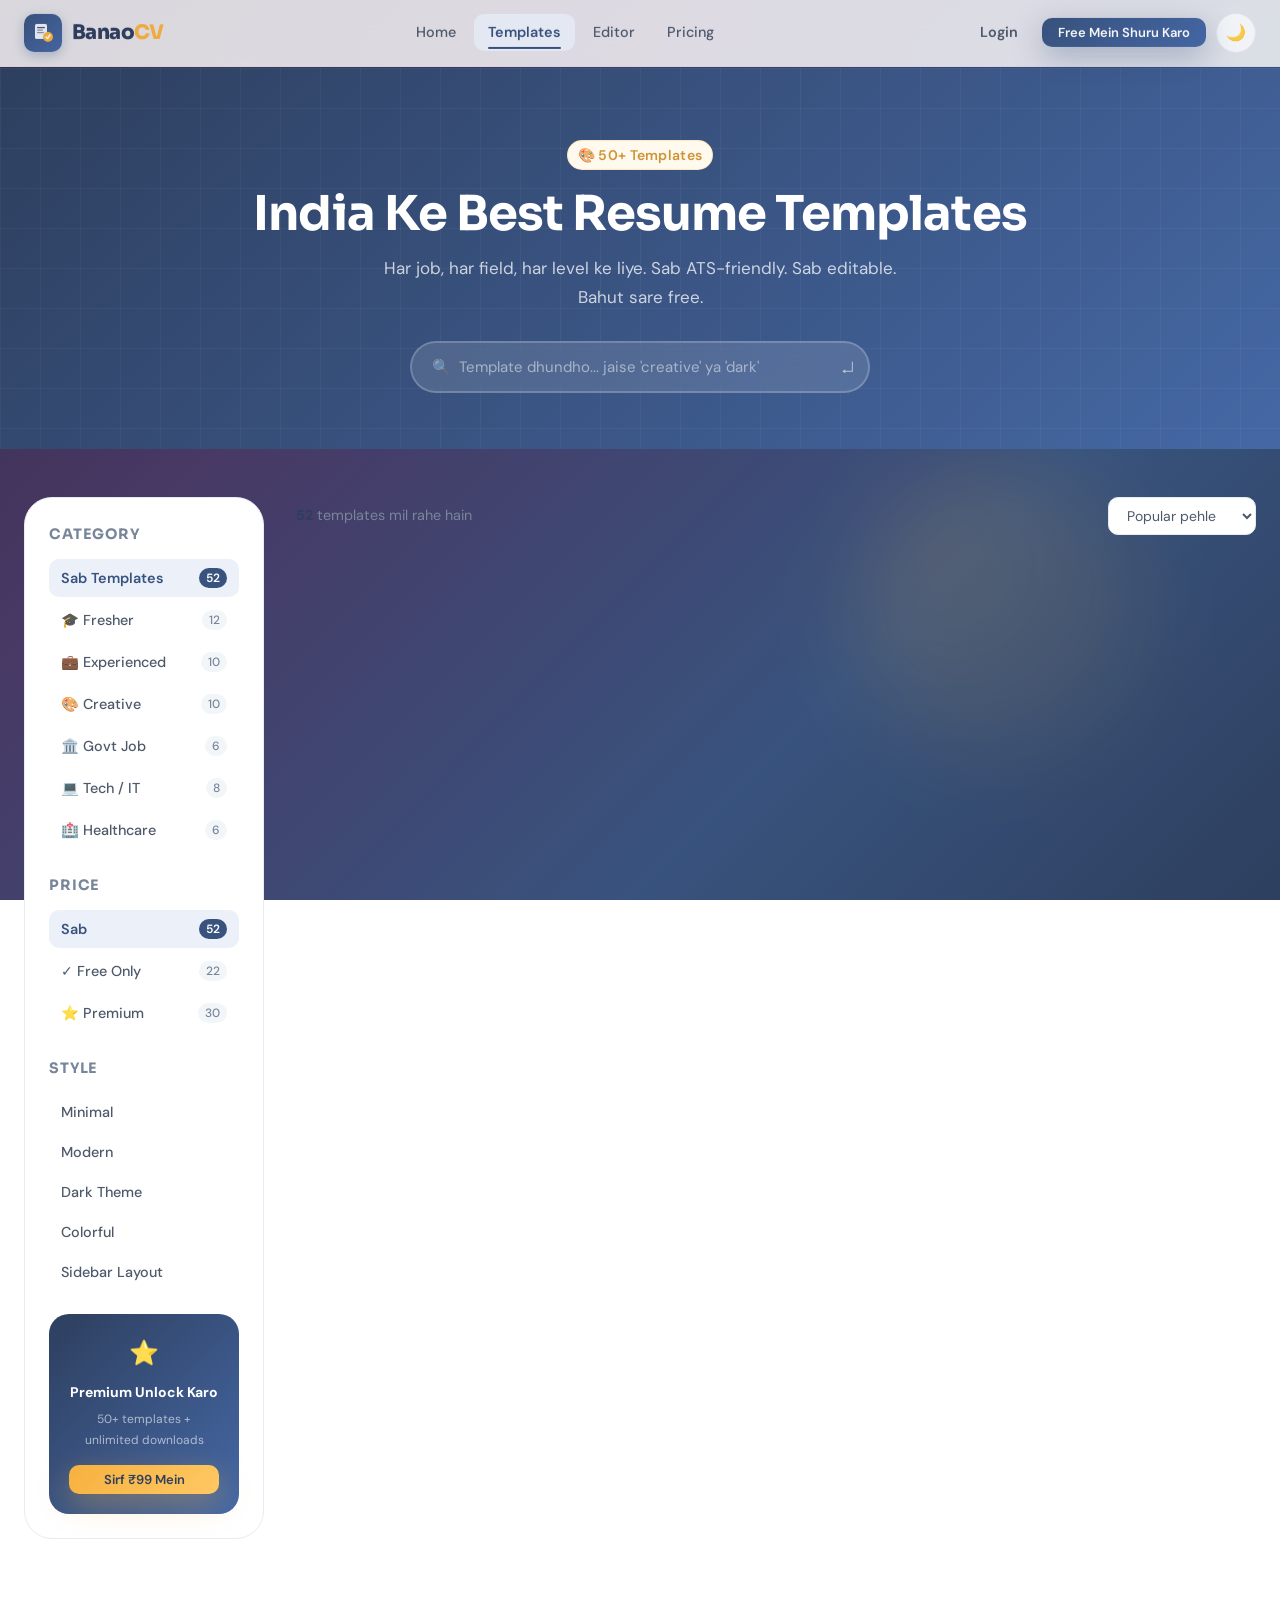
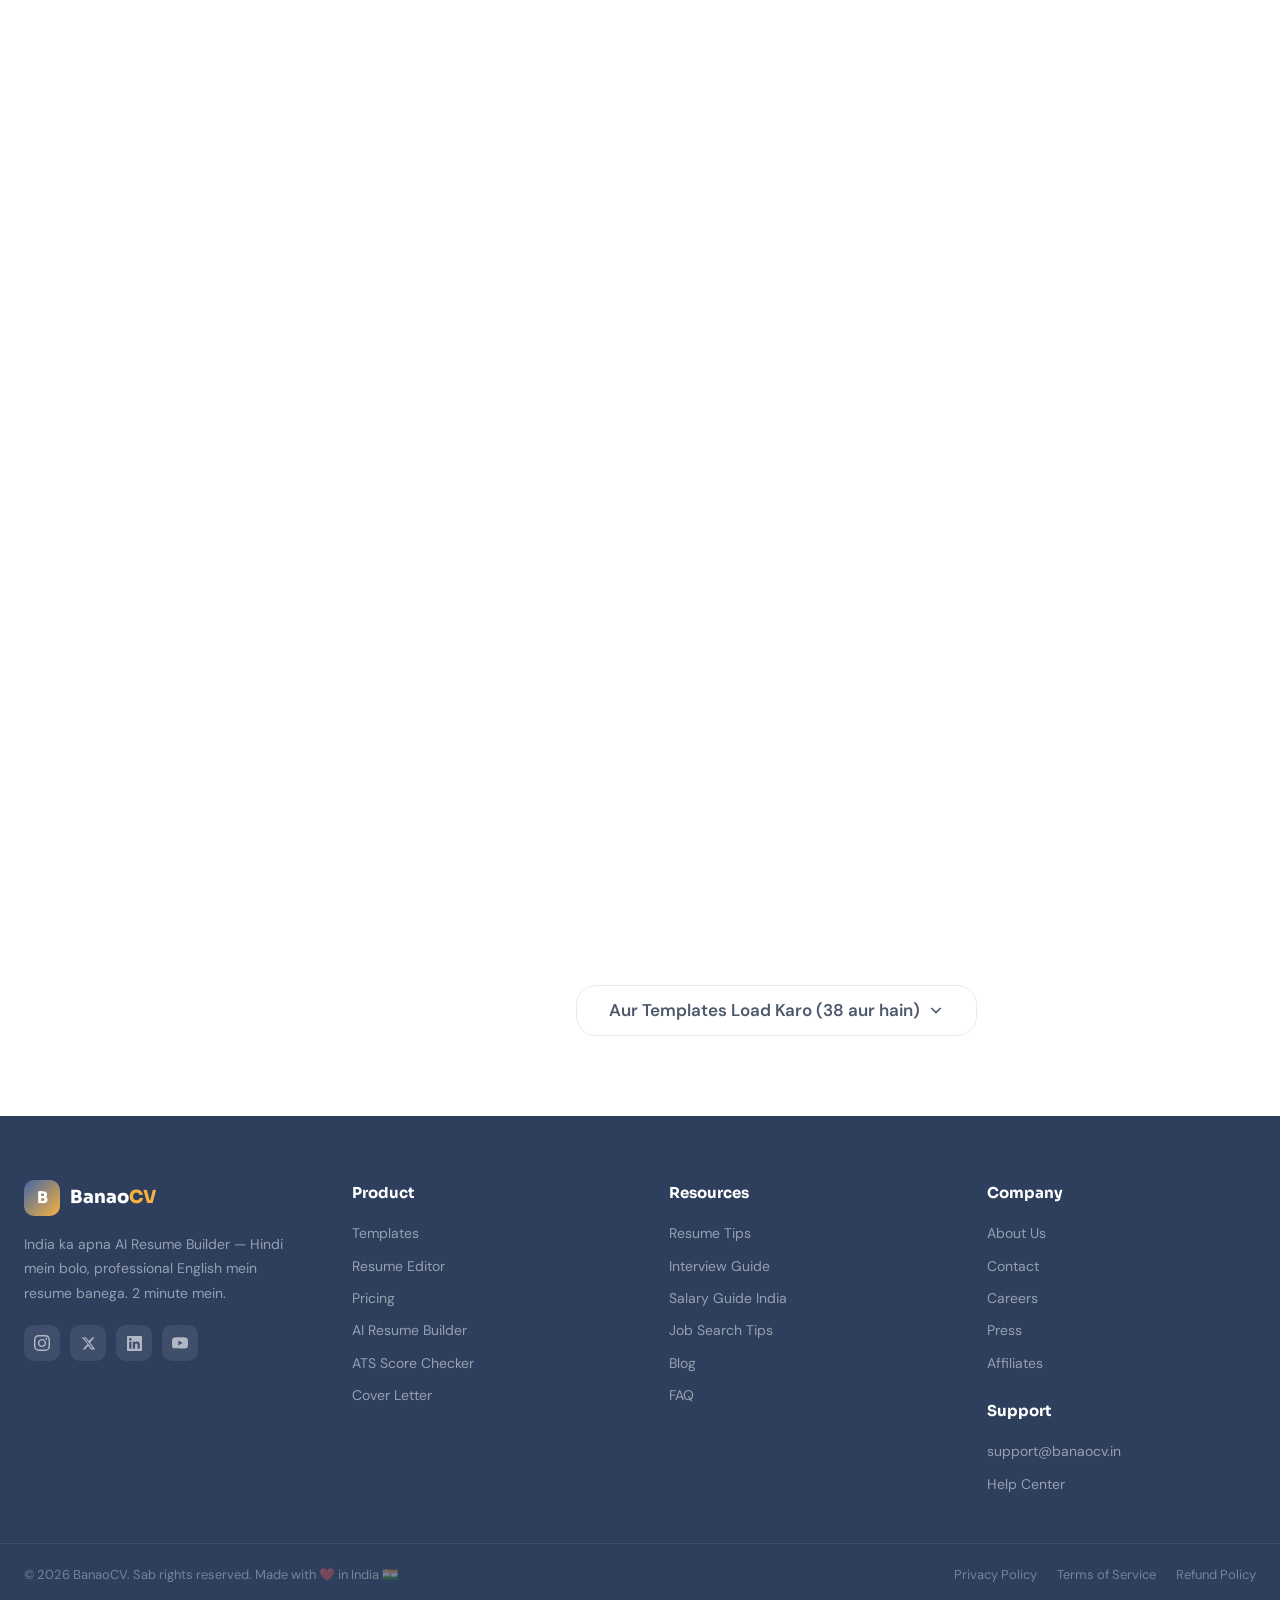
<file: template.html>
<!doctype html>
<html lang="hi"><head><meta charset="utf-8"><meta http-equiv="refresh" content="0; url=templates.html"><link rel="canonical" href="templates.html"><title>BanaoCV Templates</title></head><body><p>Redirecting to <a href="templates.html">BanaoCV Templates</a>…</p></body></html>
</file>
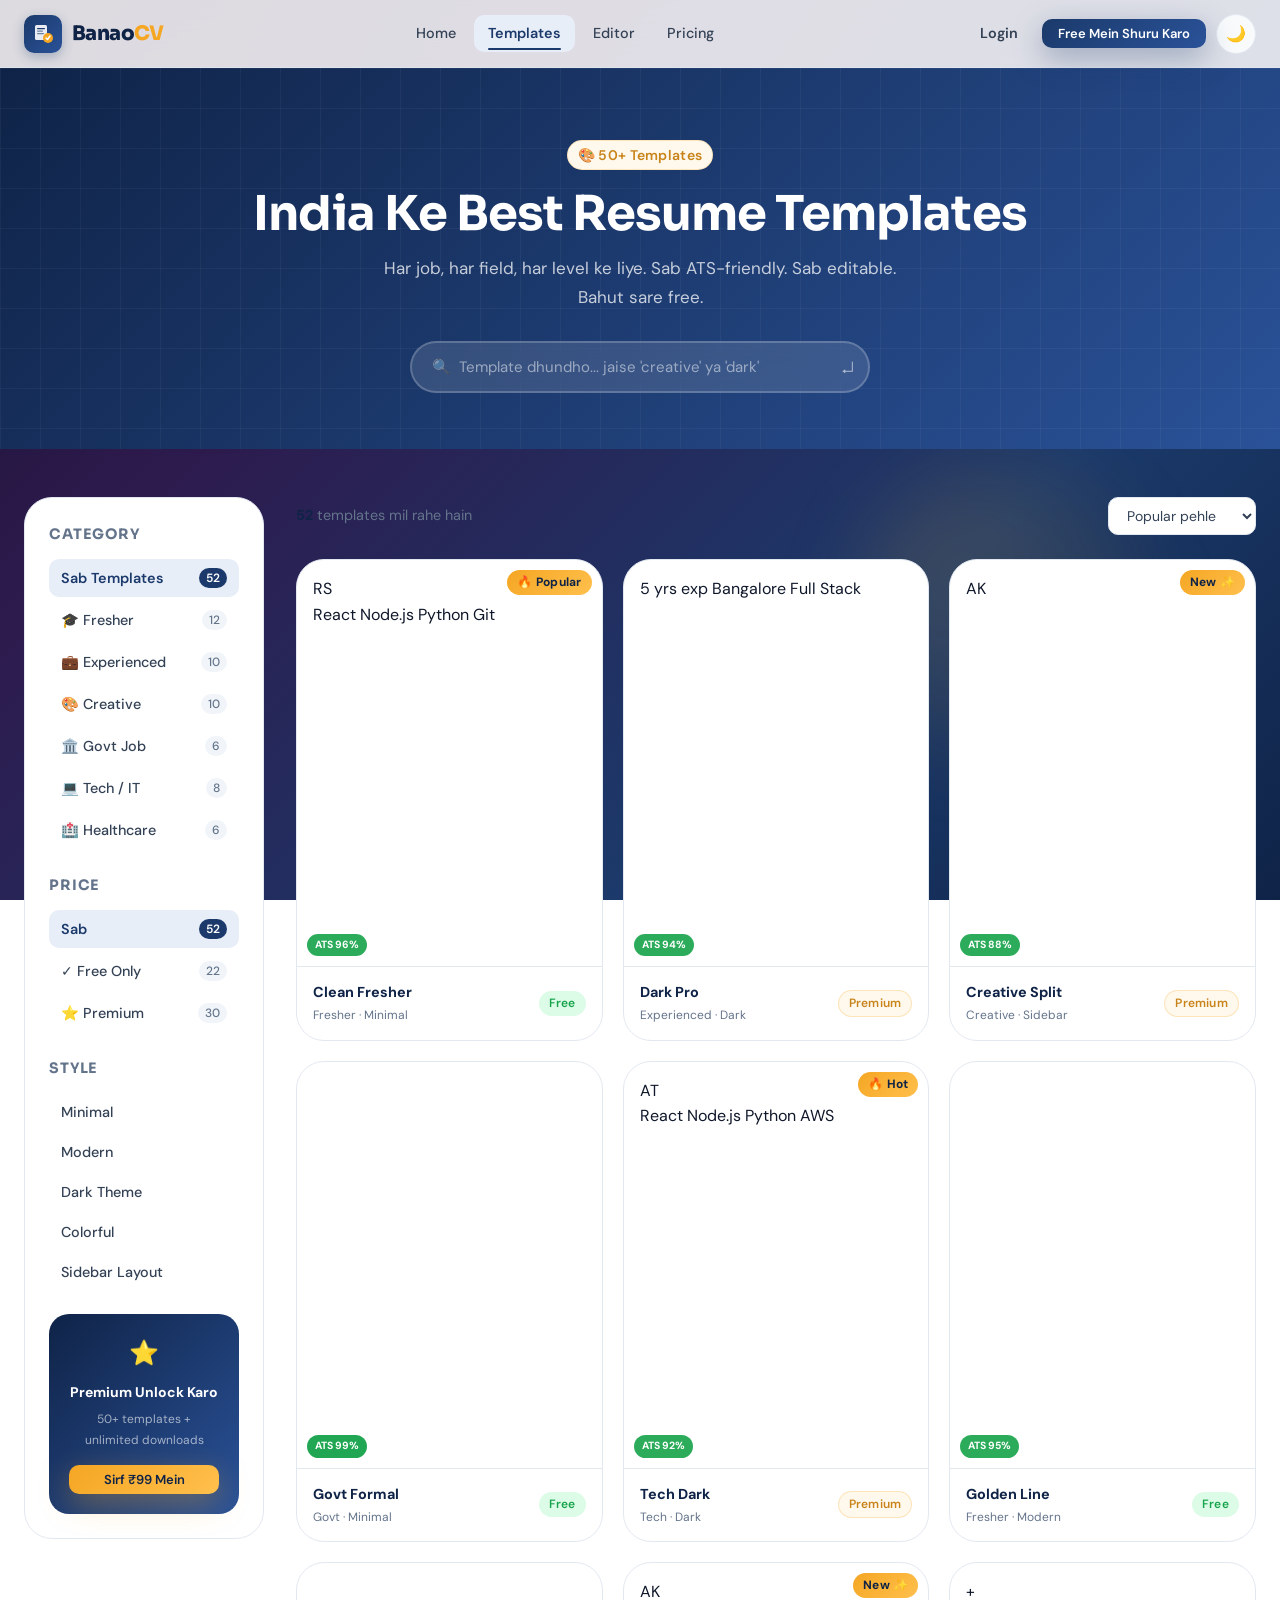
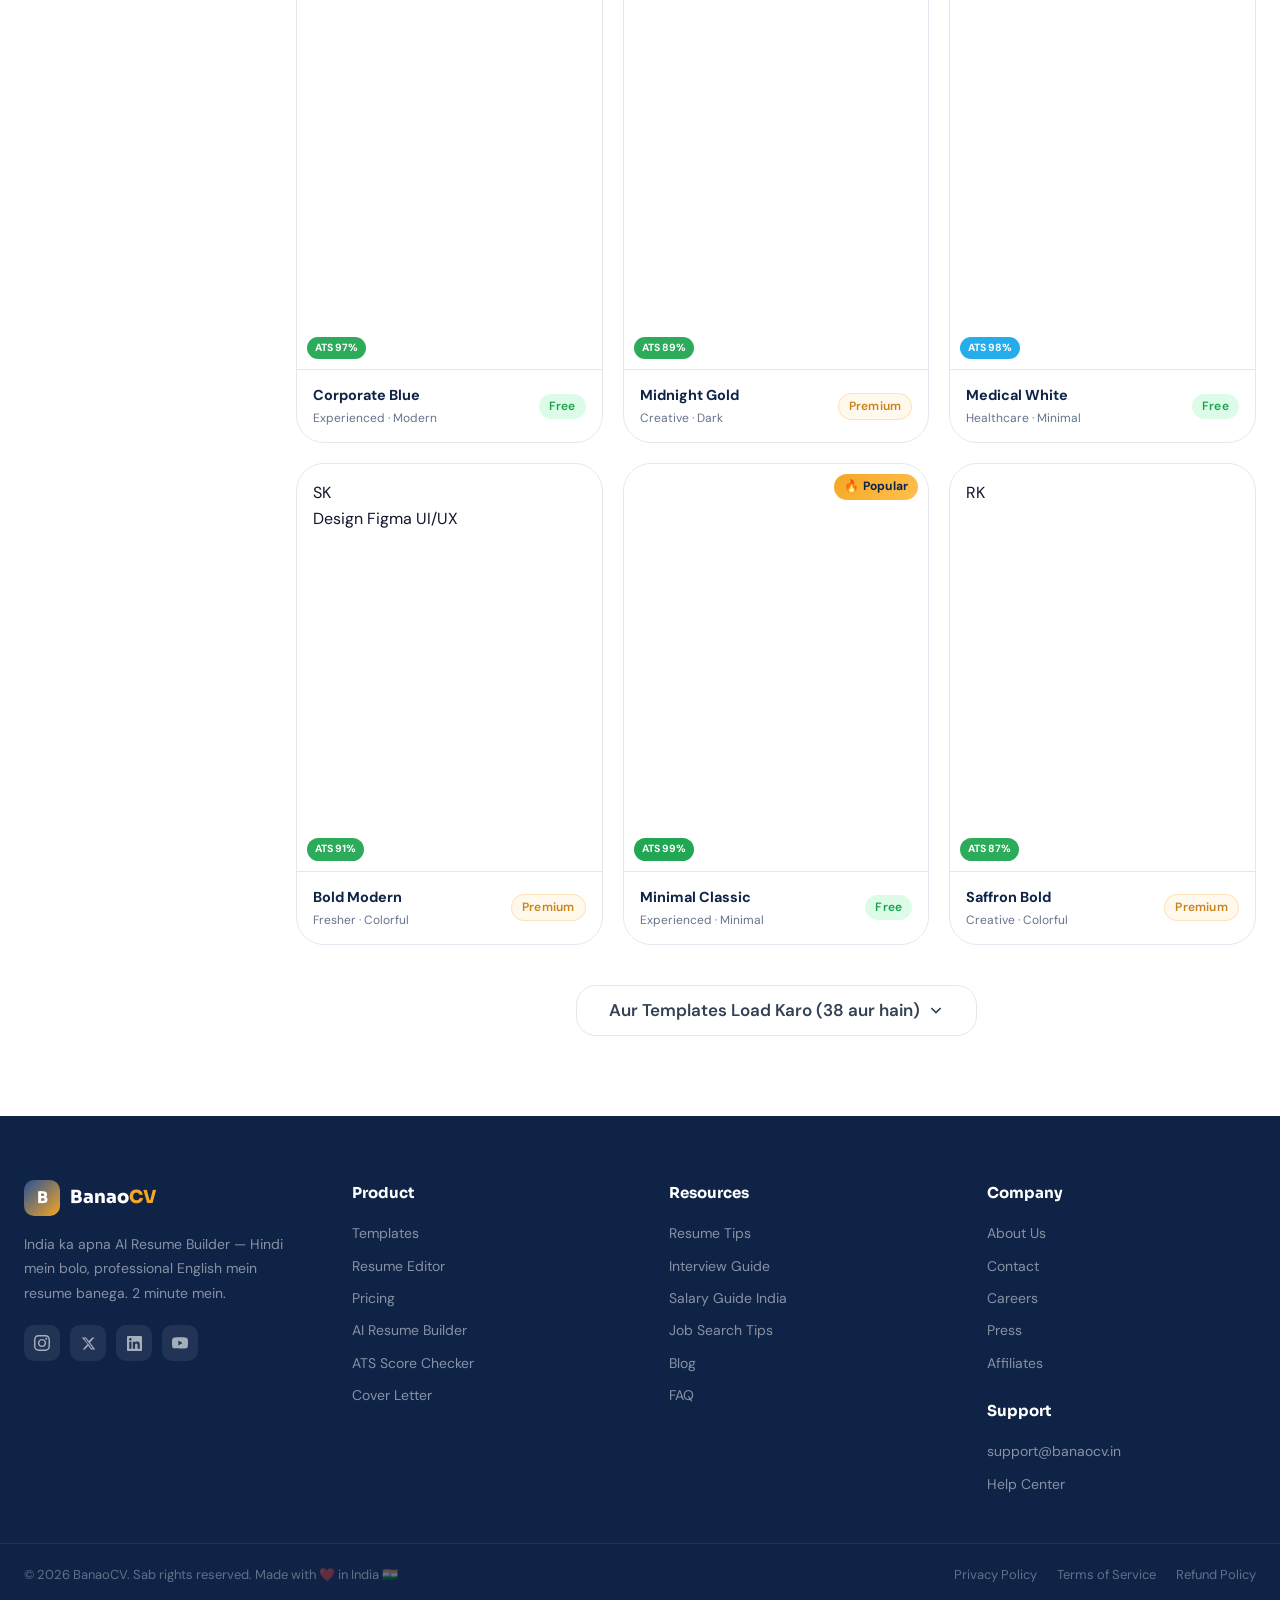
<file: templates.html>
<!DOCTYPE html>
<html lang="hi">
<head>
  <meta charset="UTF-8" />
  <meta name="viewport" content="width=device-width, initial-scale=1.0, maximum-scale=5.0, viewport-fit=cover" />
  <meta name="mobile-web-app-capable" content="yes" />
  <meta name="apple-mobile-web-app-capable" content="yes" />
  <meta name="apple-mobile-web-app-status-bar-style" content="default" />
  <meta name="theme-color" content="#1B3A6B" />
  <meta name="description" content="BanaoCV — 50+ Professional Resume Templates. Fresher, Experienced, Creative, Govt, IT — sab ke liye. Free aur Premium templates." />
  <title>Templates — BanaoCV | 50+ Professional Resume Templates</title>
  <link rel="icon" type="image/svg+xml" href="data:image/svg+xml,<svg xmlns='http://www.w3.org/2000/svg' viewBox='0 0 32 32'><rect width='32' height='32' rx='8' fill='%231B3A6B'/><text x='16' y='23' text-anchor='middle' fill='white' font-family='sans-serif' font-weight='900' font-size='18'>B</text></svg>" />
  <link rel="stylesheet" href="assets/css/style.css" />
  <link rel="stylesheet" href="assets/css/page-backgrounds.css" />
  <link rel="stylesheet" href="assets/css/animations.css" />
  <link rel="stylesheet" href="assets/css/mobile.css" />
  <link rel="stylesheet" href="assets/css/templates.css" />
  <style>
    /* ── Templates page specific ── */
    .templates-page-hero {
      background: linear-gradient(135deg, var(--brand-dark) 0%, var(--brand-light) 100%);
      padding: 72px 0 56px;
      position: relative;
      overflow: hidden;
      text-align: center;
    }
    .templates-page-hero::before {
      content: '';
      position: absolute;
      inset: 0;
      background-image: linear-gradient(rgba(255,255,255,0.04) 1px, transparent 1px),
                        linear-gradient(90deg, rgba(255,255,255,0.04) 1px, transparent 1px);
      background-size: 40px 40px;
    }
    .templates-page-hero h1 {
      color: var(--white);
      font-size: clamp(2rem, 4vw, 3rem);
      margin-bottom: 12px;
      position: relative;
    }
    .templates-page-hero p {
      color: rgba(255,255,255,0.75);
      font-size: 1.0625rem;
      max-width: 520px;
      margin: 0 auto 28px;
      position: relative;
    }

    /* Search bar */
    .templates-search-wrap {
      position: relative;
      max-width: 460px;
      margin: 0 auto;
      z-index: 2;
    }
    .templates-search {
      width: 100%;
      padding: 14px 48px 14px 20px;
      border-radius: var(--r-full);
      border: 2px solid rgba(255,255,255,0.2);
      background: rgba(255,255,255,0.12);
      backdrop-filter: blur(12px);
      color: var(--white);
      font-size: 0.9375rem;
      font-family: var(--font-body);
      transition: all var(--t);
    }
    .templates-search::placeholder { color: rgba(255,255,255,0.5); }
    .templates-search:focus {
      background: rgba(255,255,255,0.2);
      border-color: var(--gold);
      outline: none;
    }
    .templates-search-icon {
      position: absolute;
      right: 16px;
      top: 50%;
      transform: translateY(-50%);
      color: rgba(255,255,255,0.6);
      font-size: 1.1rem;
      pointer-events: none;
    }

    /* Filter sidebar */
    .templates-layout {
      display: grid;
      grid-template-columns: 240px 1fr;
      gap: 32px;
      align-items: start;
      padding: 48px 0 80px;
    }
    @media (max-width: 900px) {
      .templates-layout { grid-template-columns: 1fr; }
      .templates-sidebar { display: none; }
      .templates-mobile-filters { display: flex !important; }
    }

    .templates-sidebar {
      position: sticky;
      top: calc(var(--nav-h) + 16px);
      background: var(--white);
      border: 1.5px solid var(--border);
      border-radius: var(--r-xl);
      padding: 24px;
    }
    .sidebar-title {
      font-family: var(--font-heading);
      font-weight: 700;
      font-size: 0.9rem;
      color: var(--text-3);
      text-transform: uppercase;
      letter-spacing: 0.06em;
      margin-bottom: 12px;
    }
    .sidebar-filters {
      display: flex;
      flex-direction: column;
      gap: 4px;
      margin-bottom: 24px;
    }
    .sidebar-filter {
      display: flex;
      align-items: center;
      justify-content: space-between;
      padding: 9px 12px;
      border-radius: var(--r);
      font-size: 0.9rem;
      font-weight: 500;
      color: var(--text-2);
      cursor: pointer;
      transition: all var(--t);
      border: none;
      background: none;
      text-align: left;
      width: 100%;
    }
    .sidebar-filter:hover { background: var(--bg); color: var(--brand); }
    .sidebar-filter.active {
      background: var(--brand-xlight);
      color: var(--brand);
      font-weight: 600;
    }
    .sidebar-filter .count {
      font-size: 0.75rem;
      background: var(--bg-2);
      color: var(--text-3);
      padding: 2px 7px;
      border-radius: var(--r-full);
    }
    .sidebar-filter.active .count {
      background: var(--brand);
      color: var(--white);
    }

    /* Mobile filter pills */
    .templates-mobile-filters {
      display: none;
      gap: 8px;
      overflow-x: auto;
      padding: 16px 0 8px;
      scrollbar-width: none;
      -ms-overflow-style: none;
    }
    .templates-mobile-filters::-webkit-scrollbar { display: none; }

    /* Sort + count bar */
    .templates-topbar {
      display: flex;
      align-items: center;
      justify-content: space-between;
      margin-bottom: 24px;
      gap: 12px;
      flex-wrap: wrap;
    }
    .templates-count {
      font-size: 0.9rem;
      color: var(--text-3);
    }
    .templates-count strong { color: var(--brand-dark); }
    .sort-select {
      padding: 8px 14px;
      border: 1.5px solid var(--border);
      border-radius: var(--r);
      font-size: 0.875rem;
      color: var(--text-2);
      background: var(--white);
      cursor: pointer;
      font-family: var(--font-body);
      transition: border-color var(--t);
    }
    .sort-select:focus { border-color: var(--brand); outline: none; }

    /* Templates grid */
    .tpl-grid {
      display: grid;
      grid-template-columns: repeat(3, 1fr);
      gap: 20px;
    }
    @media (max-width: 1200px) { .tpl-grid { grid-template-columns: repeat(2, 1fr); } }
    @media (max-width: 640px)  { .tpl-grid { grid-template-columns: 1fr; } }

    /* Template card enhanced */
    .tpl-card {
      background: var(--white);
      border: 1.5px solid var(--border);
      border-radius: var(--r-xl);
      overflow: hidden;
      cursor: pointer;
      transition: all var(--t-slow);
      position: relative;
    }
    .tpl-card:hover {
      border-color: var(--gold);
      box-shadow: 0 20px 40px rgba(245,166,35,0.15);
      transform: translateY(-6px);
    }
    .tpl-thumb {
      aspect-ratio: 3/4;
      position: relative;
      overflow: hidden;
    }
    .tpl-preview {
      width: 100%;
      height: 100%;
      padding: 16px;
      transition: transform 0.5s ease;
    }
    .tpl-card:hover .tpl-preview { transform: scale(1.03); }

    /* Overlay with 2 actions */
    .tpl-overlay {
      position: absolute;
      inset: 0;
      background: rgba(15,35,71,0.75);
      backdrop-filter: blur(4px);
      display: flex;
      flex-direction: column;
      align-items: center;
      justify-content: center;
      gap: 10px;
      opacity: 0;
      transition: opacity var(--t);
    }
    .tpl-card:hover .tpl-overlay { opacity: 1; }

    .tpl-footer {
      padding: 14px 16px;
      display: flex;
      align-items: center;
      justify-content: space-between;
      border-top: 1px solid var(--border);
    }
    .tpl-name {
      font-size: 0.9rem;
      font-weight: 700;
      color: var(--brand-dark);
    }
    .tpl-cat {
      font-size: 0.75rem;
      color: var(--text-3);
      margin-top: 2px;
      text-transform: capitalize;
    }

    /* ATS badge on card */
    .tpl-ats {
      position: absolute;
      bottom: 10px;
      left: 10px;
      background: rgba(22,163,74,0.9);
      color: white;
      font-size: 0.65rem;
      font-weight: 700;
      padding: 3px 8px;
      border-radius: var(--r-full);
      z-index: 2;
      backdrop-filter: blur(4px);
    }

    /* No results */
    .no-results {
      grid-column: 1/-1;
      text-align: center;
      padding: 80px 20px;
      color: var(--text-3);
    }
    .no-results .icon { font-size: 3rem; margin-bottom: 12px; }
    .no-results h3 { color: var(--brand-dark); margin-bottom: 8px; }

    /* Preview Modal */
    .preview-modal-overlay {
      position: fixed;
      inset: 0;
      background: rgba(15,35,71,0.85);
      backdrop-filter: blur(12px);
      z-index: 3000;
      display: flex;
      align-items: center;
      justify-content: center;
      padding: 20px;
      opacity: 0;
      pointer-events: none;
      transition: opacity 0.25s ease;
    }
    .preview-modal-overlay.open {
      opacity: 1;
      pointer-events: all;
    }
    .preview-modal {
      background: var(--white);
      border-radius: var(--r-xl);
      width: 100%;
      max-width: 900px;
      max-height: 90vh;
      overflow: hidden;
      display: grid;
      grid-template-columns: 1fr 340px;
      box-shadow: var(--shadow-xl);
      transform: scale(0.95);
      transition: transform 0.3s cubic-bezier(0.34,1.56,0.64,1);
    }
    .preview-modal-overlay.open .preview-modal { transform: scale(1); }
    @media (max-width: 768px) {
      .preview-modal { grid-template-columns: 1fr; }
    }
    .preview-left {
      background: var(--bg);
      display: flex;
      align-items: center;
      justify-content: center;
      padding: 32px;
      overflow: auto;
    }
    .preview-left-inner {
      width: 100%;
      max-width: 360px;
      aspect-ratio: 3/4;
      border-radius: var(--r-lg);
      overflow: hidden;
      box-shadow: var(--shadow-lg);
    }
    .preview-right {
      padding: 32px;
      display: flex;
      flex-direction: column;
      gap: 16px;
      overflow-y: auto;
    }
    .preview-right h2 {
      font-size: 1.375rem;
      font-weight: 800;
    }
    .preview-tags {
      display: flex;
      flex-wrap: wrap;
      gap: 6px;
    }
    .preview-tag {
      padding: 4px 12px;
      border-radius: var(--r-full);
      font-size: 0.75rem;
      font-weight: 600;
      background: var(--bg);
      color: var(--text-3);
      border: 1px solid var(--border);
    }
    .preview-features {
      display: flex;
      flex-direction: column;
      gap: 10px;
    }
    .preview-feature {
      display: flex;
      align-items: flex-start;
      gap: 10px;
      font-size: 0.875rem;
      color: var(--text-2);
    }
    .preview-feature .dot {
      width: 6px;
      height: 6px;
      border-radius: 50%;
      background: var(--gold);
      flex-shrink: 0;
      margin-top: 6px;
    }
    .preview-close {
      position: absolute;
      top: 16px;
      right: 16px;
      width: 36px;
      height: 36px;
      border-radius: 50%;
      background: var(--bg);
      border: none;
      display: flex;
      align-items: center;
      justify-content: center;
      cursor: pointer;
      font-size: 1rem;
      color: var(--text-3);
      transition: all var(--t);
      z-index: 10;
    }
    .preview-close:hover { background: var(--error-light); color: var(--error); }
  </style>
  <script src="assets/js/config.runtime.js"></script>
</head>

<body class="bg-templates"><div class="page-bg-animated"><div class="template-animated-orb" style="top:10%;left:5%"></div><div class="template-animated-orb" style="bottom:15%;right:10%"></div></div>
  <script src="components/nav.js"></script>

  <!-- ═══ HERO ═══ -->
  <section class="templates-page-hero">
    <div class="container" style="position:relative;z-index:2">
      <span class="badge badge-gold" style="margin-bottom:16px;font-size:0.875rem">
        🎨 50+ Templates
      </span>
      <h1>India Ke Best Resume Templates</h1>
      <p>Har job, har field, har level ke liye. Sab ATS-friendly. Sab editable. Bahut sare free.</p>

      <!-- Search -->
      <div class="templates-search-wrap">
        <input type="text" class="templates-search" id="tpl-search"
               placeholder="🔍  Template dhundho... jaise 'creative' ya 'dark'" />
        <span class="templates-search-icon">↵</span>
      </div>
    </div>
  </section>

  <!-- ═══ MAIN LAYOUT ═══ -->
  <div class="container">

    <!-- Mobile filter pills -->
    <div class="templates-mobile-filters" id="mobile-filters">
      <button class="templates-tab active" data-filter="all">Sab (50+)</button>
      <button class="templates-tab" data-filter="fresher">Fresher</button>
      <button class="templates-tab" data-filter="experienced">Experienced</button>
      <button class="templates-tab" data-filter="creative">Creative</button>
      <button class="templates-tab" data-filter="govt">Govt</button>
      <button class="templates-tab" data-filter="tech">Tech/IT</button>
      <button class="templates-tab" data-filter="healthcare">Healthcare</button>
      <button class="templates-tab" data-filter="free">Free Only</button>
    </div>

    <div class="templates-layout">

      <!-- ═══ SIDEBAR ═══ -->
      <aside class="templates-sidebar">

        <p class="sidebar-title">Category</p>
        <div class="sidebar-filters" id="sidebar-filters">
          <button class="sidebar-filter active" data-filter="all">
            Sab Templates <span class="count">52</span>
          </button>
          <button class="sidebar-filter" data-filter="fresher">
            🎓 Fresher <span class="count">12</span>
          </button>
          <button class="sidebar-filter" data-filter="experienced">
            💼 Experienced <span class="count">10</span>
          </button>
          <button class="sidebar-filter" data-filter="creative">
            🎨 Creative <span class="count">10</span>
          </button>
          <button class="sidebar-filter" data-filter="govt">
            🏛️ Govt Job <span class="count">6</span>
          </button>
          <button class="sidebar-filter" data-filter="tech">
            💻 Tech / IT <span class="count">8</span>
          </button>
          <button class="sidebar-filter" data-filter="healthcare">
            🏥 Healthcare <span class="count">6</span>
          </button>
        </div>

        <p class="sidebar-title">Price</p>
        <div class="sidebar-filters">
          <button class="sidebar-filter" data-price="all" id="price-all" onclick="setPriceFilter('all')" style="background:var(--brand-xlight);color:var(--brand);font-weight:600">
            Sab <span class="count" style="background:var(--brand);color:white">52</span>
          </button>
          <button class="sidebar-filter" data-price="free" id="price-free" onclick="setPriceFilter('free')">
            ✓ Free Only <span class="count">22</span>
          </button>
          <button class="sidebar-filter" data-price="premium" id="price-premium" onclick="setPriceFilter('premium')">
            ⭐ Premium <span class="count">30</span>
          </button>
        </div>

        <p class="sidebar-title">Style</p>
        <div class="sidebar-filters">
          <button class="sidebar-filter" data-style-filter="minimal" onclick="setStyleFilter('minimal')">
            Minimal
          </button>
          <button class="sidebar-filter" data-style-filter="modern" onclick="setStyleFilter('modern')">
            Modern
          </button>
          <button class="sidebar-filter" data-style-filter="dark" onclick="setStyleFilter('dark')">
            Dark Theme
          </button>
          <button class="sidebar-filter" data-style-filter="colorful" onclick="setStyleFilter('colorful')">
            Colorful
          </button>
          <button class="sidebar-filter" data-style-filter="sidebar" onclick="setStyleFilter('sidebar')">
            Sidebar Layout
          </button>
        </div>

        <!-- Premium CTA in sidebar -->
        <div style="background:linear-gradient(135deg,var(--brand-dark),var(--brand-light));border-radius:var(--r-lg);padding:20px;margin-top:8px;text-align:center">
          <div style="font-size:1.5rem;margin-bottom:8px">⭐</div>
          <p style="color:white;font-size:0.875rem;font-weight:700;margin-bottom:4px">Premium Unlock Karo</p>
          <p style="color:rgba(255,255,255,0.6);font-size:0.75rem;margin-bottom:14px">50+ templates + unlimited downloads</p>
          <a href="#" class="btn btn-gold btn-sm" style="width:100%;justify-content:center" data-modal-open="auth-modal">
            Sirf ₹99 Mein
          </a>
        </div>

      </aside>

      <!-- ═══ MAIN CONTENT ═══ -->
      <div>
        <!-- Top bar -->
        <div class="templates-topbar">
          <p class="templates-count">
            <strong id="visible-count">52</strong> templates mil rahe hain
          </p>
          <select class="sort-select" id="sort-select" onchange="sortTemplates(this.value)">
            <option value="popular">Popular pehle</option>
            <option value="free">Free pehle</option>
            <option value="new">Naye pehle</option>
            <option value="ats">ATS Score High</option>
          </select>
        </div>

        <!-- Grid -->
        <div class="tpl-grid" id="tpl-grid" data-stagger>

          <!-- ══ Template Data ══
               Each card: data-category, data-price, data-style, data-name, data-ats
          ═══════════════════════ -->

          <!-- 1. Clean Fresher -->
          <div class="tpl-card" data-category="fresher" data-price="free" data-style="minimal" data-name="clean fresher" data-ats="96">
            <div class="tpl-thumb">
              <div class="tpl-preview tpl-clean-fresher">
              <div class="tpl-head">
                <div class="tpl-avatar">RS</div>
                <div class="tpl-head-info">
                  <div class="tpl-name-line"></div>
                  <div class="tpl-role-line"></div>
                </div>
              </div>
              <div class="tpl-contact">
                <div class="tpl-contact-dot" style="width:35px"></div>
                <div class="tpl-contact-dot" style="width:40px"></div>
                <div class="tpl-contact-dot" style="width:30px"></div>
              </div>
              <div class="tpl-body">
                <div class="tpl-section-title"></div>
                <div class="tpl-line tpl-line-full"></div>
                <div class="tpl-line tpl-line-med"></div>
                <div class="tpl-section-title"></div>
                <div class="tpl-line tpl-line-full"></div>
                <div class="tpl-line tpl-line-short"></div>
                <div class="tpl-line tpl-line-med"></div>
                <div class="tpl-section-title"></div>
                <div class="tpl-skills">
                  <span class="tpl-skill">React</span>
                  <span class="tpl-skill">Node.js</span>
                  <span class="tpl-skill">Python</span>
                  <span class="tpl-skill">Git</span>
                </div>
              </div>
            </div>
              <div class="tpl-overlay">
                <a href="editor.html?t=clean-fresher" class="btn btn-gold btn-sm">✏️ Use Template</a>
                <button class="btn btn-sm" style="background:rgba(255,255,255,0.15);color:white;border:1.5px solid rgba(255,255,255,0.3)" onclick="openPreview(event,'clean-fresher')">👁️ Preview</button>
              </div>
              <span class="tpl-ats">ATS 96%</span>
            </div>
            <div class="tpl-footer">
              <div><div class="tpl-name">Clean Fresher</div><div class="tpl-cat">fresher · minimal</div></div>
              <span class="badge badge-success">Free</span>
            </div>
            <span style="position:absolute;top:10px;right:10px;z-index:2" class="badge badge-new">🔥 Popular</span>
          </div>

          <!-- 2. Dark Pro -->
          <div class="tpl-card" data-category="experienced" data-price="premium" data-style="dark" data-name="dark pro" data-ats="94">
            <div class="tpl-thumb">
              <div class="tpl-preview tpl-dark-pro">
              <div class="tpl-name-big"></div>
              <div class="tpl-role-sm"></div>
              <div class="tpl-tags">
                <span class="tpl-tag">5 yrs exp</span>
                <span class="tpl-tag">Bangalore</span>
                <span class="tpl-tag">Full Stack</span>
              </div>
              <div class="tpl-divider"></div>
              <div class="tpl-sec"></div>
              <div class="tpl-line tpl-line-f"></div>
              <div class="tpl-line tpl-line-m"></div>
              <div class="tpl-line tpl-line-s"></div>
              <div class="tpl-sec"></div>
              <div class="tpl-line tpl-line-f"></div>
              <div class="tpl-line tpl-line-m"></div>
              <div class="tpl-sec"></div>
              <div class="tpl-line tpl-line-m"></div>
              <div class="tpl-line tpl-line-s"></div>
            </div>
              <div class="tpl-overlay">
                <a href="editor.html?t=dark-pro" class="btn btn-gold btn-sm">✏️ Use Template</a>
                <button class="btn btn-sm" style="background:rgba(255,255,255,0.15);color:white;border:1.5px solid rgba(255,255,255,0.3)" onclick="openPreview(event,'dark-pro')">👁️ Preview</button>
              </div>
              <span class="tpl-ats">ATS 94%</span>
            </div>
            <div class="tpl-footer">
              <div><div class="tpl-name">Dark Pro</div><div class="tpl-cat">experienced · dark</div></div>
              <span class="badge badge-gold">Premium</span>
            </div>
          </div>

          <!-- 3. Creative Split -->
          <div class="tpl-card" data-category="creative" data-price="premium" data-style="sidebar" data-name="creative split" data-ats="88">
            <div class="tpl-thumb">
              <div class="tpl-preview tpl-creative-split">
              <div class="tpl-sidebar">
                <div class="tpl-av">AK</div>
                <div class="tpl-sl tpl-sl-md"></div>
                <div class="tpl-sl tpl-sl-sm"></div>
                <div class="tpl-sd"></div>
                <div class="tpl-sl tpl-sl-md"></div>
                <div class="tpl-sl tpl-sl-sm"></div>
                <div class="tpl-sl tpl-sl-md"></div>
                <div class="tpl-sd"></div>
                <div class="tpl-sl tpl-sl-sm"></div>
                <div class="tpl-sl tpl-sl-md"></div>
              </div>
              <div class="tpl-main">
                <div class="tpl-sec"></div>
                <div class="tpl-ml tpl-ml-f"></div>
                <div class="tpl-ml tpl-ml-m"></div>
                <div class="tpl-ml tpl-ml-s"></div>
                <div class="tpl-sec"></div>
                <div class="tpl-ml tpl-ml-f"></div>
                <div class="tpl-ml tpl-ml-m"></div>
                <div class="tpl-sec"></div>
                <div class="tpl-ml tpl-ml-m"></div>
                <div class="tpl-ml tpl-ml-s"></div>
              </div>
            </div>
              <div class="tpl-overlay">
                <a href="editor.html?t=creative-split" class="btn btn-gold btn-sm">✏️ Use Template</a>
                <button class="btn btn-sm" style="background:rgba(255,255,255,0.15);color:white;border:1.5px solid rgba(255,255,255,0.3)" onclick="openPreview(event,'creative-split')">👁️ Preview</button>
              </div>
              <span class="tpl-ats">ATS 88%</span>
            </div>
            <div class="tpl-footer">
              <div><div class="tpl-name">Creative Split</div><div class="tpl-cat">creative · sidebar</div></div>
              <span class="badge badge-gold">Premium</span>
            </div>
            <span style="position:absolute;top:10px;right:10px;z-index:2" class="badge badge-new">New ✨</span>
          </div>

          <!-- 4. Govt Formal -->
          <div class="tpl-card" data-category="govt" data-price="free" data-style="minimal" data-name="govt formal" data-ats="99">
            <div class="tpl-thumb">
              <div class="tpl-preview tpl-govt-formal">
              <div class="tpl-center">
                <div class="tpl-gl tpl-gl-w80"></div>
                <div class="tpl-gl tpl-gl-w60"></div>
                <div class="tpl-gl tpl-gl-w70"></div>
              </div>
              <div class="tpl-row">
                <div class="tpl-info">
                  <div class="tpl-fl tpl-fl-m"></div>
                  <div class="tpl-fl tpl-fl-f"></div>
                  <div class="tpl-fl tpl-fl-s"></div>
                </div>
                <div class="tpl-photo"></div>
              </div>
              <div class="tpl-sec-t"></div>
              <div class="tpl-fl tpl-fl-f"></div>
              <div class="tpl-fl tpl-fl-m"></div>
              <div class="tpl-sec-t"></div>
              <div class="tpl-fl tpl-fl-f"></div>
              <div class="tpl-fl tpl-fl-s"></div>
            </div>
              <div class="tpl-overlay">
                <a href="editor.html?t=govt-formal" class="btn btn-gold btn-sm">✏️ Use Template</a>
                <button class="btn btn-sm" style="background:rgba(255,255,255,0.15);color:white;border:1.5px solid rgba(255,255,255,0.3)" onclick="openPreview(event,'govt-formal')">👁️ Preview</button>
              </div>
              <span class="tpl-ats" style="background:rgba(22,163,74,0.95)">ATS 99%</span>
            </div>
            <div class="tpl-footer">
              <div><div class="tpl-name">Govt Formal</div><div class="tpl-cat">govt · minimal</div></div>
              <span class="badge badge-success">Free</span>
            </div>
          </div>

          <!-- 5. Tech Dark -->
          <div class="tpl-card" data-category="tech" data-price="premium" data-style="dark" data-name="tech dark" data-ats="92">
            <div class="tpl-thumb">
              <div class="tpl-preview tpl-tech-dark">
              <div class="tpl-top">
                <div class="tpl-info">
                  <div class="tpl-nm"></div>
                  <div class="tpl-rl"></div>
                </div>
                <div class="tpl-av-circle">AT</div>
              </div>
              <div class="tpl-chips">
                <span class="tpl-chip tpl-chip-b">React</span>
                <span class="tpl-chip tpl-chip-g">Node.js</span>
                <span class="tpl-chip tpl-chip-p">Python</span>
                <span class="tpl-chip tpl-chip-o">AWS</span>
              </div>
              <div class="tpl-div"></div>
              <div class="tpl-sec"></div>
              <div class="tpl-tl tpl-tl-f"></div>
              <div class="tpl-tl tpl-tl-m"></div>
              <div class="tpl-tl tpl-tl-s"></div>
              <div class="tpl-sec"></div>
              <div class="tpl-tl tpl-tl-f"></div>
              <div class="tpl-tl tpl-tl-m"></div>
            </div>
              <div class="tpl-overlay">
                <a href="editor.html?t=tech-dark" class="btn btn-gold btn-sm">✏️ Use Template</a>
                <button class="btn btn-sm" style="background:rgba(255,255,255,0.15);color:white;border:1.5px solid rgba(255,255,255,0.3)" onclick="openPreview(event,'tech-dark')">👁️ Preview</button>
              </div>
              <span class="tpl-ats">ATS 92%</span>
            </div>
            <div class="tpl-footer">
              <div><div class="tpl-name">Tech Dark</div><div class="tpl-cat">tech · dark</div></div>
              <span class="badge badge-gold">Premium</span>
            </div>
            <span style="position:absolute;top:10px;right:10px;z-index:2" class="badge badge-new">🔥 Hot</span>
          </div>

          <!-- 6. Golden Line -->
          <div class="tpl-card" data-category="fresher" data-price="free" data-style="modern" data-name="golden line" data-ats="95">
            <div class="tpl-thumb">
              <div class="tpl-preview tpl-golden-line">
              <div class="tpl-header-row">
                <div class="tpl-accent-bar"></div>
                <div class="tpl-header-info">
                  <div class="tpl-hn"></div>
                  <div class="tpl-hr"></div>
                  <div class="tpl-hc"></div>
                </div>
              </div>
              <div class="tpl-sec"><div class="tpl-sec-bar"></div><div class="tpl-sec-text"></div></div>
              <div class="tpl-gl tpl-gl-f"></div>
              <div class="tpl-gl tpl-gl-m"></div>
              <div class="tpl-sec"><div class="tpl-sec-bar"></div><div class="tpl-sec-text"></div></div>
              <div class="tpl-gl tpl-gl-f"></div>
              <div class="tpl-gl tpl-gl-s"></div>
              <div class="tpl-gl tpl-gl-m"></div>
              <div class="tpl-sec"><div class="tpl-sec-bar"></div><div class="tpl-sec-text"></div></div>
              <div class="tpl-gl tpl-gl-m"></div>
              <div class="tpl-gl tpl-gl-s"></div>
            </div>
              <div class="tpl-overlay">
                <a href="editor.html?t=golden-line" class="btn btn-gold btn-sm">✏️ Use Template</a>
                <button class="btn btn-sm" style="background:rgba(255,255,255,0.15);color:white;border:1.5px solid rgba(255,255,255,0.3)" onclick="openPreview(event,'golden-line')">👁️ Preview</button>
              </div>
              <span class="tpl-ats">ATS 95%</span>
            </div>
            <div class="tpl-footer">
              <div><div class="tpl-name">Golden Line</div><div class="tpl-cat">fresher · modern</div></div>
              <span class="badge badge-success">Free</span>
            </div>
          </div>

          <!-- 7. Corporate Blue -->
          <div class="tpl-card" data-category="experienced" data-price="free" data-style="modern" data-name="corporate blue" data-ats="97">
            <div class="tpl-thumb">
              <div class="tpl-preview tpl-corporate-blue">
              <div class="tpl-banner">
                <div>
                  <div class="tpl-bn"></div>
                  <div class="tpl-br"></div>
                </div>
              </div>
              <div class="tpl-body">
                <div class="tpl-sec"><div class="tpl-sec-left"></div><div class="tpl-sec-text"></div></div>
                <div class="tpl-cl tpl-cl-f"></div>
                <div class="tpl-cl tpl-cl-m"></div>
                <div class="tpl-sec"><div class="tpl-sec-left"></div><div class="tpl-sec-text"></div></div>
                <div class="tpl-cl tpl-cl-f"></div>
                <div class="tpl-cl tpl-cl-s"></div>
                <div class="tpl-cl tpl-cl-m"></div>
                <div class="tpl-sec"><div class="tpl-sec-left"></div><div class="tpl-sec-text"></div></div>
                <div class="tpl-cl tpl-cl-m"></div>
                <div class="tpl-cl tpl-cl-s"></div>
              </div>
            </div>
              <div class="tpl-overlay">
                <a href="editor.html?t=corporate-blue" class="btn btn-gold btn-sm">✏️ Use Template</a>
                <button class="btn btn-sm" style="background:rgba(255,255,255,0.15);color:white;border:1.5px solid rgba(255,255,255,0.3)" onclick="openPreview(event,'corporate-blue')">👁️ Preview</button>
              </div>
              <span class="tpl-ats">ATS 97%</span>
            </div>
            <div class="tpl-footer">
              <div><div class="tpl-name">Corporate Blue</div><div class="tpl-cat">experienced · modern</div></div>
              <span class="badge badge-success">Free</span>
            </div>
          </div>

          <!-- 8. Midnight Gold -->
          <div class="tpl-card" data-category="creative" data-price="premium" data-style="dark" data-name="midnight gold" data-ats="89">
            <div class="tpl-thumb">
              <div class="tpl-preview tpl-midnight-gold">
              <div class="tpl-top">
                <div class="tpl-av">AK</div>
                <div>
                  <div class="tpl-mn"></div>
                  <div class="tpl-mr"></div>
                </div>
              </div>
              <div class="tpl-gd"></div>
              <div class="tpl-sec"></div>
              <div class="tpl-ml tpl-ml-f"></div>
              <div class="tpl-ml tpl-ml-m"></div>
              <div class="tpl-ml tpl-ml-s"></div>
              <div class="tpl-sec"></div>
              <div class="tpl-ml tpl-ml-f"></div>
              <div class="tpl-ml tpl-ml-m"></div>
              <div class="tpl-sec"></div>
              <div class="tpl-ml tpl-ml-m"></div>
              <div class="tpl-ml tpl-ml-s"></div>
            </div>
              <div class="tpl-overlay">
                <a href="editor.html?t=midnight-gold" class="btn btn-gold btn-sm">✏️ Use Template</a>
                <button class="btn btn-sm" style="background:rgba(255,255,255,0.15);color:white;border:1.5px solid rgba(255,255,255,0.3)" onclick="openPreview(event,'midnight-gold')">👁️ Preview</button>
              </div>
              <span class="tpl-ats">ATS 89%</span>
            </div>
            <div class="tpl-footer">
              <div><div class="tpl-name">Midnight Gold</div><div class="tpl-cat">creative · dark</div></div>
              <span class="badge badge-gold">Premium</span>
            </div>
            <span style="position:absolute;top:10px;right:10px;z-index:2" class="badge badge-new">New ✨</span>
          </div>

          <!-- 9. Medical White -->
          <div class="tpl-card" data-category="healthcare" data-price="free" data-style="minimal" data-name="medical white" data-ats="98">
            <div class="tpl-thumb">
              <div class="tpl-preview tpl-medical-white">
              <div class="tpl-top">
                <div class="tpl-cross">+</div>
                <div>
                  <div class="tpl-mn"></div>
                  <div class="tpl-mr"></div>
                </div>
              </div>
              <div class="tpl-sec"></div>
              <div class="tpl-ml tpl-ml-f"></div>
              <div class="tpl-ml tpl-ml-m"></div>
              <div class="tpl-sec"></div>
              <div class="tpl-ml tpl-ml-f"></div>
              <div class="tpl-ml tpl-ml-s"></div>
              <div class="tpl-ml tpl-ml-m"></div>
              <div class="tpl-sec"></div>
              <div class="tpl-ml tpl-ml-m"></div>
              <div class="tpl-ml tpl-ml-s"></div>
            </div>
              <div class="tpl-overlay">
                <a href="editor.html?t=medical-white" class="btn btn-gold btn-sm">✏️ Use Template</a>
                <button class="btn btn-sm" style="background:rgba(255,255,255,0.15);color:white;border:1.5px solid rgba(255,255,255,0.3)" onclick="openPreview(event,'medical-white')">👁️ Preview</button>
              </div>
              <span class="tpl-ats" style="background:rgba(14,165,233,0.9)">ATS 98%</span>
            </div>
            <div class="tpl-footer">
              <div><div class="tpl-name">Medical White</div><div class="tpl-cat">healthcare · minimal</div></div>
              <span class="badge badge-success">Free</span>
            </div>
          </div>

          <!-- 10. Bold Modern -->
          <div class="tpl-card" data-category="fresher" data-price="premium" data-style="colorful" data-name="bold modern" data-ats="91">
            <div class="tpl-thumb">
              <div class="tpl-preview tpl-bold-modern">
              <div class="tpl-header">
                <div class="tpl-av">SK</div>
                <div>
                  <div class="tpl-mn"></div>
                  <div class="tpl-mr"></div>
                </div>
              </div>
              <div class="tpl-body">
                <div class="tpl-chips">
                  <span class="tpl-chip">Design</span>
                  <span class="tpl-chip">Figma</span>
                  <span class="tpl-chip">UI/UX</span>
                </div>
                <div class="tpl-sec"></div>
                <div class="tpl-bl tpl-bl-f"></div>
                <div class="tpl-bl tpl-bl-m"></div>
                <div class="tpl-sec"></div>
                <div class="tpl-bl tpl-bl-f"></div>
                <div class="tpl-bl tpl-bl-s"></div>
                <div class="tpl-bl tpl-bl-m"></div>
              </div>
            </div>
              <div class="tpl-overlay">
                <a href="editor.html?t=bold-modern" class="btn btn-gold btn-sm">✏️ Use Template</a>
                <button class="btn btn-sm" style="background:rgba(255,255,255,0.15);color:white;border:1.5px solid rgba(255,255,255,0.3)" onclick="openPreview(event,'bold-modern')">👁️ Preview</button>
              </div>
              <span class="tpl-ats">ATS 91%</span>
            </div>
            <div class="tpl-footer">
              <div><div class="tpl-name">Bold Modern</div><div class="tpl-cat">fresher · colorful</div></div>
              <span class="badge badge-gold">Premium</span>
            </div>
          </div>

          <!-- 11. Minimal Classic -->
          <div class="tpl-card" data-category="experienced" data-price="free" data-style="minimal" data-name="minimal classic" data-ats="99">
            <div class="tpl-thumb">
              <div class="tpl-preview tpl-minimal-classic">
              <div class="tpl-center">
                <div class="tpl-mn"></div>
                <div class="tpl-mr"></div>
                <div class="tpl-mc"><span></span><span></span><span></span></div>
              </div>
              <div class="tpl-divider"></div>
              <div class="tpl-sec"></div>
              <div class="tpl-ml tpl-ml-f"></div>
              <div class="tpl-ml tpl-ml-m"></div>
              <div class="tpl-divider"></div>
              <div class="tpl-sec"></div>
              <div class="tpl-ml tpl-ml-f"></div>
              <div class="tpl-ml tpl-ml-s"></div>
              <div class="tpl-ml tpl-ml-m"></div>
              <div class="tpl-divider"></div>
              <div class="tpl-sec"></div>
              <div class="tpl-ml tpl-ml-m"></div>
            </div>
              <div class="tpl-overlay">
                <a href="editor.html?t=minimal-classic" class="btn btn-gold btn-sm">✏️ Use Template</a>
                <button class="btn btn-sm" style="background:rgba(255,255,255,0.15);color:white;border:1.5px solid rgba(255,255,255,0.3)" onclick="openPreview(event,'minimal-classic')">👁️ Preview</button>
              </div>
              <span class="tpl-ats" style="background:rgba(22,163,74,0.95)">ATS 99%</span>
            </div>
            <div class="tpl-footer">
              <div><div class="tpl-name">Minimal Classic</div><div class="tpl-cat">experienced · minimal</div></div>
              <span class="badge badge-success">Free</span>
            </div>
            <span style="position:absolute;top:10px;right:10px;z-index:2" class="badge badge-new">🔥 Popular</span>
          </div>

          <!-- 12. Saffron Bold -->
          <div class="tpl-card" data-category="creative" data-price="premium" data-style="colorful" data-name="saffron bold" data-ats="87">
            <div class="tpl-thumb">
              <div class="tpl-preview tpl-saffron-bold">
              <div class="tpl-header">
                <div class="tpl-info">
                  <div class="tpl-mn"></div>
                  <div class="tpl-mr"></div>
                </div>
                <div class="tpl-av">RK</div>
              </div>
              <div class="tpl-body">
                <div class="tpl-sec"></div>
                <div class="tpl-sl tpl-sl-f"></div>
                <div class="tpl-sl tpl-sl-m"></div>
                <div class="tpl-sec"></div>
                <div class="tpl-sl tpl-sl-f"></div>
                <div class="tpl-sl tpl-sl-s"></div>
                <div class="tpl-sl tpl-sl-m"></div>
                <div class="tpl-sec"></div>
                <div class="tpl-sl tpl-sl-m"></div>
                <div class="tpl-sl tpl-sl-s"></div>
              </div>
            </div>
              <div class="tpl-overlay">
                <a href="editor.html?t=saffron-bold" class="btn btn-gold btn-sm">✏️ Use Template</a>
                <button class="btn btn-sm" style="background:rgba(255,255,255,0.15);color:white;border:1.5px solid rgba(255,255,255,0.3)" onclick="openPreview(event,'saffron-bold')">👁️ Preview</button>
              </div>
              <span class="tpl-ats">ATS 87%</span>
            </div>
            <div class="tpl-footer">
              <div><div class="tpl-name">Saffron Bold</div><div class="tpl-cat">creative · colorful</div></div>
              <span class="badge badge-gold">Premium</span>
            </div>
          </div>

          <!-- No results placeholder (hidden by default) -->
          <div class="no-results" id="no-results" style="display:none">
            <div class="icon">🔍</div>
            <h3>Koi template nahi mila</h3>
            <p>Dusra search karo ya filter hatao</p>
            <button class="btn btn-outline" onclick="resetFilters()" style="margin-top:16px">Sab Templates Dekho</button>
          </div>

        </div>
        <!-- end .tpl-grid -->

        <!-- Load more -->
        <div style="text-align:center;margin-top:40px" id="load-more-wrap">
          <button class="btn btn-ghost btn-lg" id="load-more-btn" onclick="loadMore()">
            Aur Templates Load Karo (38 aur hain)
            <svg width="16" height="16" fill="none" stroke="currentColor" stroke-width="2.5" viewBox="0 0 24 24"><path d="M19 9l-7 7-7-7"/></svg>
          </button>
        </div>

      </div>
      <!-- end main content -->

    </div>
    <!-- end .templates-layout -->

  </div>
  <!-- end .container -->

  <!-- ═══ PREVIEW MODAL ═══ -->
  <div class="preview-modal-overlay" id="preview-modal" style="position:fixed">
    <button class="preview-close" onclick="closePreview()">✕</button>
    <div class="preview-modal">
      <div class="preview-left">
        <div class="preview-left-inner" id="preview-thumb-wrap">
          <!-- Dynamic content -->
        </div>
      </div>
      <div class="preview-right">
        <div>
          <h2 id="preview-title">Template Name</h2>
          <div class="preview-tags" id="preview-tags"></div>
        </div>
        <div class="preview-features" id="preview-features"></div>
        <div style="margin-top:auto;display:flex;flex-direction:column;gap:10px">
          <a id="preview-use-btn" href="#" class="btn btn-gold btn-lg btn-shine" style="justify-content:center">
            ✏️ Is Template Ko Use Karo
          </a>
          <p style="font-size:0.8rem;color:var(--text-3);text-align:center" id="preview-price-note"></p>
        </div>
      </div>
    </div>
  </div>

  <!-- ═══ AUTH MODAL ═══ -->
  <div class="modal-overlay" id="auth-modal">
    <div class="modal">
      <button class="modal-close" data-modal-close>✕</button>
      <div style="text-align:center;margin-bottom:20px">
        <div style="width:48px;height:48px;background:linear-gradient(135deg,var(--brand),var(--brand-light));border-radius:var(--r-md);display:flex;align-items:center;justify-content:center;color:white;font-family:var(--font-heading);font-weight:800;font-size:1.25rem;margin:0 auto 12px">B</div>
        <h2 style="font-size:1.5rem;margin-bottom:4px">Premium Unlock Karo</h2>
        <p style="color:var(--text-3);font-size:0.9rem">Sirf ₹99 mein sab templates + unlimited downloads</p>
      </div>
      <a href="pricing.html" class="btn btn-gold btn-lg btn-shine" style="width:100%;justify-content:center">
        ₹99 Mein Upgrade Karo 🚀
      </a>
      <div class="modal-divider"><span class="modal-divider-line"></span><span class="modal-divider-text">ya free mein shuru karo</span><span class="modal-divider-line"></span></div>
      <a href="editor.html" class="btn btn-ghost btn-lg" style="width:100%;justify-content:center">
        Free Templates Use Karo
      </a>
    </div>
  </div>

  <script src="components/footer.js"></script>
  <script src="assets/js/main.js"></script>

  <script>
    /* ══ Templates Page Logic ══ */
    let activeCategory  = 'all';
    let activePrice     = 'all';
    let activeStyle     = 'all';
    let searchQuery     = '';

    const grid          = document.getElementById('tpl-grid');
    const allCards      = Array.from(grid.querySelectorAll('.tpl-card'));
    const countEl       = document.getElementById('visible-count');
    const noResults     = document.getElementById('no-results');

    function applyFilters() {
      let visible = 0;
      allCards.forEach(card => {
        const cat   = card.dataset.category;
        const price = card.dataset.price;
        const style = card.dataset.style;
        const name  = card.dataset.name || '';

        const matchCat   = activeCategory === 'all' || cat === activeCategory;
        const matchPrice = activePrice    === 'all' || price === activePrice;
        const matchStyle = activeStyle    === 'all' || style === activeStyle;
        const matchSearch = !searchQuery || name.includes(searchQuery.toLowerCase());

        if (matchCat && matchPrice && matchStyle && matchSearch) {
          card.style.display = '';
          card.style.opacity = '1';
          card.style.transform = 'translateY(0)';
          visible++;
        } else {
          card.style.opacity = '0';
          card.style.transform = 'translateY(12px)';
          setTimeout(() => { if (card.style.opacity === '0') card.style.display = 'none'; }, 200);
        }
      });

      countEl.textContent = visible;
      noResults.style.display = visible === 0 ? 'block' : 'none';
    }

    // Category filter — sidebar
    document.querySelectorAll('.sidebar-filter[data-filter]').forEach(btn => {
      btn.addEventListener('click', () => {
        document.querySelectorAll('.sidebar-filter[data-filter]').forEach(b => b.classList.remove('active'));
        btn.classList.add('active');
        activeCategory = btn.dataset.filter;
        applyFilters();
      });
    });

    // Mobile tabs
    document.querySelectorAll('.templates-tab').forEach(tab => {
      tab.addEventListener('click', () => {
        document.querySelectorAll('.templates-tab').forEach(t => t.classList.remove('active'));
        tab.classList.add('active');
        activeCategory = tab.dataset.filter;
        if (activeCategory === 'free') { activePrice = 'free'; activeCategory = 'all'; }
        else activePrice = 'all';
        applyFilters();
      });
    });

    function setPriceFilter(val) {
      activePrice = val;
      ['all','free','premium'].forEach(v => {
        const el = document.getElementById('price-' + v);
        if (el) {
          el.style.background = v === val ? 'var(--brand-xlight)' : '';
          el.style.color      = v === val ? 'var(--brand)' : '';
          el.style.fontWeight = v === val ? '600' : '';
        }
      });
      applyFilters();
    }

    function setStyleFilter(val) {
      activeStyle = activeStyle === val ? 'all' : val;
      document.querySelectorAll('[data-style-filter]').forEach(btn => {
        btn.style.background = btn.dataset.styleFilter === activeStyle ? 'var(--brand-xlight)' : '';
        btn.style.color      = btn.dataset.styleFilter === activeStyle ? 'var(--brand)' : '';
      });
      applyFilters();
    }

    function sortTemplates(val) {
      const parent = grid;
      const cards  = Array.from(grid.querySelectorAll('.tpl-card'));

      cards.sort((a, b) => {
        if (val === 'free')    return (a.dataset.price === 'free' ? -1 : 1);
        if (val === 'ats')     return parseInt(b.dataset.ats) - parseInt(a.dataset.ats);
        if (val === 'new')     return Math.random() - 0.5;
        return 0;
      });

      cards.forEach(c => parent.appendChild(c));
    }

    function resetFilters() {
      activeCategory = 'all';
      activePrice    = 'all';
      activeStyle    = 'all';
      searchQuery    = '';
      document.getElementById('tpl-search').value = '';
      document.querySelectorAll('.sidebar-filter[data-filter]').forEach((b,i) => b.classList.toggle('active', i===0));
      applyFilters();
    }

    // Search
    const searchEl = document.getElementById('tpl-search');
    let searchTimer;
    searchEl.addEventListener('input', () => {
      clearTimeout(searchTimer);
      searchTimer = setTimeout(() => {
        searchQuery = searchEl.value.trim();
        applyFilters();
      }, 250);
    });

    // Preview Modal
    const previewData = {
      'clean-fresher':  { title:'Clean Fresher', price:'free',    cat:'Fresher', style:'Minimal', ats:'96%', features:['ATS Score 96% — almost all companies pass karega','Clean two-section layout','Blue header with name & contact','Education & Experience sections','Skills section with clean tags','Photo upload supported'] },
      'dark-pro':       { title:'Dark Pro',       price:'premium', cat:'Experienced', style:'Dark', ats:'94%', features:['ATS Score 94%','Dark navy + gold color scheme','5+ year experience ke liye perfect','Minimal sidebar with contact info','Work history timeline','Skills aur achievements section'] },
      'creative-split': { title:'Creative Split', price:'premium', cat:'Creative', style:'Sidebar', ats:'88%', features:['Gold sidebar with photo upload','Canva-like two column layout','Skills aur hobbies visual display','Color customizable — one click','Creative fields ke liye best','Designers, photographers ke liye'] },
      'govt-formal':    { title:'Govt Formal',    price:'free',    cat:'Govt', style:'Minimal', ats:'99%', features:['ATS Score 99% — Highest rated','Sarkari naukri format exactly','Passport photo box included','Formal black & white design','Declaration section included','All standard govt fields hain'] },
      'tech-dark':      { title:'Tech Dark',      price:'premium', cat:'Tech/IT', style:'Dark', ats:'92%', features:['GitHub-inspired dark theme','Tech skills tags with colors','GitHub/Portfolio link section','Projects section prominent','Languages & frameworks section','IT jobs ke liye best'] },
      'golden-line':    { title:'Golden Line',    price:'free',    cat:'Fresher', style:'Modern', ats:'95%', features:['ATS Score 95%','Gold accent left border design','Warm white background','Education-first layout for freshers','Internship section included','Clean typography'] },
      'corporate-blue': { title:'Corporate Blue', price:'free',    cat:'Experienced', style:'Modern', ats:'97%', features:['ATS Score 97% — Very high','Blue banner header','Corporate clean look','Work experience timeline style','Achievements bullets','Multiple roles ke liye'] },
      'midnight-gold':  { title:'Midnight Gold',  price:'premium', cat:'Creative', style:'Dark', ats:'89%', features:['Dark midnight + gold accents','Circular avatar support','Elegant typography','Creative professionals ke liye','Portfolio link support','Unique aur memorable look'] },
      'medical-white':  { title:'Medical White',  price:'free',    cat:'Healthcare', style:'Minimal', ats:'98%', features:['ATS Score 98%','Medical cross icon in header','Clean white clinical design','Certifications section','Publications section','Hospital/Clinic jobs ke liye'] },
      'bold-modern':    { title:'Bold Modern',    price:'premium', cat:'Fresher', style:'Colorful', ats:'91%', features:['Purple gradient header','Skills tags with color coding','Modern Gen-Z design','Portfolio/GitHub links','Colorful section dividers','Design & creative fresher ke liye'] },
      'minimal-classic':{ title:'Minimal Classic',price:'free',    cat:'Experienced', style:'Minimal', ats:'99%', features:['ATS Score 99% — Maximum','Industry standard format','Center-aligned professional header','Full-width horizontal dividers','Word-compatible layout','Any job ke liye safest choice'] },
      'saffron-bold':   { title:'Saffron Bold',   price:'premium', cat:'Creative', style:'Colorful', ats:'87%', features:['Saffron orange gradient header','Desi-inspired warm colors','Right-aligned photo placement','Marketing & sales ke liye','Bold section titles','High visibility design'] },
    };

    function openPreview(e, id) {
      e.preventDefault();
      e.stopPropagation();
      const data  = previewData[id];
      if (!data) return;

      const card  = document.querySelector(`[data-name="${data.title.toLowerCase()}"]`);
      const thumb = card ? card.querySelector('.tpl-thumb').cloneNode(true) : null;

      document.getElementById('preview-title').textContent = data.title;
      document.getElementById('preview-use-btn').href = `editor.html?t=${id}`;

      const tagsEl = document.getElementById('preview-tags');
      tagsEl.innerHTML = `
        <span class="preview-tag">${data.cat}</span>
        <span class="preview-tag">${data.style}</span>
        <span class="preview-tag" style="background:var(--success-light);color:var(--success);border-color:var(--success)">ATS ${data.ats}</span>
        <span class="preview-tag ${data.price === 'free' ? '' : ''}" style="${data.price === 'free' ? 'background:var(--success-light);color:var(--success)' : 'background:var(--gold-xlight);color:var(--gold-dark)'}">${data.price === 'free' ? '✓ Free' : '⭐ Premium'}</span>
      `;

      document.getElementById('preview-features').innerHTML = data.features.map(f => `
        <div class="preview-feature"><span class="dot"></span><span>${f}</span></div>
      `).join('');

      document.getElementById('preview-price-note').textContent = data.price === 'free'
        ? '✓ Yeh template bilkul free hai'
        : '⭐ Premium plan mein available — ₹99 ek baar';

      // Show thumb
      const wrap = document.getElementById('preview-thumb-wrap');
      wrap.style.cssText = 'width:100%;height:100%';
      if (thumb) {
        const overlay = thumb.querySelector('.tpl-overlay');
        if (overlay) overlay.remove();
        const ats = thumb.querySelector('.tpl-ats');
        if (ats) ats.remove();
        wrap.innerHTML = '';
        const inner = thumb.querySelector('.tpl-preview');
        if (inner) {
          inner.style.height = '100%';
          inner.style.padding = '24px';
          wrap.appendChild(inner);
        }
      }

      document.getElementById('preview-modal').classList.add('open');
      document.body.style.overflow = 'hidden';
    }

    function closePreview() {
      document.getElementById('preview-modal').classList.remove('open');
      document.body.style.overflow = '';
    }

    document.getElementById('preview-modal').addEventListener('click', (e) => {
      if (e.target === document.getElementById('preview-modal')) closePreview();
    });

    document.addEventListener('keydown', (e) => {
      if (e.key === 'Escape') closePreview();
    });

    function loadMore() {
      window.RW?.Toast?.info('Aur templates aa rahe hain... 🎨');
      document.getElementById('load-more-wrap').style.opacity = '0.5';
    }
  </script>
  <script src="assets/js/mobile.js"></script>
</body>
</html>
</file>
<file: assets/css/style.css>
/* ============================================================
   BanaoCV — style.css
   Main stylesheet — all pages
   ============================================================ */

/* ── Google Fonts ── */
@import url('https://fonts.googleapis.com/css2?family=Sora:wght@300;400;500;600;700;800&family=DM+Sans:ital,opsz,wght@0,9..40,300;0,9..40,400;0,9..40,500;0,9..40,600;0,9..40,700;1,9..40,400&family=DM+Mono:wght@400;500&display=swap');

/* ══════════════════════════════════════════════════════════
   1. CSS VARIABLES
══════════════════════════════════════════════════════════ */
:root {
  /* Brand */
  --brand:          #1B3A6B;
  --brand-dark:     #0f2347;
  --brand-light:    #2a5298;
  --brand-xlight:   #e8eef8;

  /* Gold */
  --gold:           #F5A623;
  --gold-dark:      #c8841a;
  --gold-light:     #ffc04d;
  --gold-xlight:    #fff8ec;

  /* Neutrals */
  --white:          #ffffff;
  --bg:             #f8fafc;
  --bg-2:           #f1f5f9;
  --border:         #e2e8f0;
  --border-dark:    #cbd5e1;

  /* Text */
  --text:           #0f172a;
  --text-2:         #334155;
  --text-3:         #64748b;
  --text-4:         #94a3b8;

  /* Status */
  --success:        #16a34a;
  --success-light:  #dcfce7;
  --error:          #dc2626;
  --error-light:    #fee2e2;
  --warning:        #d97706;
  --warning-light:  #fef3c7;

  /* Shadows */
  --shadow-sm:      0 1px 3px rgba(15,35,71,0.08), 0 1px 2px rgba(15,35,71,0.05);
  --shadow:         0 4px 16px rgba(15,35,71,0.10), 0 2px 6px rgba(15,35,71,0.06);
  --shadow-md:      0 10px 30px rgba(15,35,71,0.12), 0 4px 10px rgba(15,35,71,0.07);
  --shadow-lg:      0 25px 50px rgba(15,35,71,0.15), 0 10px 20px rgba(15,35,71,0.08);
  --shadow-xl:      0 50px 100px rgba(15,35,71,0.20), 0 20px 40px rgba(15,35,71,0.10);
  --shadow-gold:    0 10px 30px rgba(245,166,35,0.35);
  --shadow-brand:   0 10px 30px rgba(27,58,107,0.35);

  /* Radius */
  --r-sm:   6px;
  --r:      10px;
  --r-md:   14px;
  --r-lg:   20px;
  --r-xl:   28px;
  --r-full: 9999px;

  /* Transitions */
  --t-fast:   0.15s ease;
  --t:        0.25s ease;
  --t-slow:   0.4s cubic-bezier(0.16, 1, 0.3, 1);
  --t-spring: 0.5s cubic-bezier(0.34, 1.56, 0.64, 1);

  /* Typography */
  --font-heading: 'Sora', sans-serif;
  --font-body:    'DM Sans', sans-serif;
  --font-mono:    'DM Mono', monospace;

  /* Layout */
  --max-w:    1280px;
  --nav-h:    68px;
}

/* ══════════════════════════════════════════════════════════
   2. RESET & BASE
══════════════════════════════════════════════════════════ */
*, *::before, *::after {
  box-sizing: border-box;
  margin: 0;
  padding: 0;
}

html {
  scroll-behavior: smooth;
  -webkit-text-size-adjust: 100%;
  font-size: 16px;
}

body {
  font-family: var(--font-body);
  font-size: 1rem;
  line-height: 1.6;
  color: var(--text);
  background: var(--white);
  -webkit-font-smoothing: antialiased;
  -moz-osx-font-smoothing: grayscale;
  overflow-x: hidden;
}

h1, h2, h3, h4, h5, h6 {
  font-family: var(--font-heading);
  font-weight: 700;
  line-height: 1.15;
  letter-spacing: -0.02em;
  color: var(--brand-dark);
}

p { color: var(--text-2); line-height: 1.75; }

a {
  color: inherit;
  text-decoration: none;
  transition: color var(--t);
}

img, svg { display: block; max-width: 100%; }

button, input, textarea, select {
  font-family: var(--font-body);
  font-size: inherit;
  border: none;
  outline: none;
  background: none;
  cursor: pointer;
}

ul, ol { list-style: none; }

::selection {
  background: var(--gold-light);
  color: var(--brand-dark);
}

/* ══════════════════════════════════════════════════════════
   3. SCROLLBAR
══════════════════════════════════════════════════════════ */
::-webkit-scrollbar { width: 6px; height: 6px; }
::-webkit-scrollbar-track { background: var(--bg); }
::-webkit-scrollbar-thumb {
  background: var(--border-dark);
  border-radius: var(--r-full);
}
::-webkit-scrollbar-thumb:hover { background: var(--brand-light); }

/* ══════════════════════════════════════════════════════════
   4. LAYOUT UTILITIES
══════════════════════════════════════════════════════════ */
.container {
  width: 100%;
  max-width: var(--max-w);
  margin: 0 auto;
  padding: 0 24px;
}

@media (max-width: 768px) {
  .container { padding: 0 16px; }
}

.section {
  padding: 96px 0;
}

@media (max-width: 768px) {
  .section { padding: 64px 0; }
}

.section-sm { padding: 64px 0; }
.section-lg { padding: 128px 0; }

.grid-2 {
  display: grid;
  grid-template-columns: repeat(2, 1fr);
  gap: 24px;
}

.grid-3 {
  display: grid;
  grid-template-columns: repeat(3, 1fr);
  gap: 24px;
}

.grid-4 {
  display: grid;
  grid-template-columns: repeat(4, 1fr);
  gap: 20px;
}

@media (max-width: 1024px) {
  .grid-4 { grid-template-columns: repeat(2, 1fr); }
  .grid-3 { grid-template-columns: repeat(2, 1fr); }
}

@media (max-width: 640px) {
  .grid-4, .grid-3, .grid-2 { grid-template-columns: 1fr; }
}

.flex { display: flex; }
.flex-center { display: flex; align-items: center; justify-content: center; }
.flex-between { display: flex; align-items: center; justify-content: space-between; }
.flex-col { display: flex; flex-direction: column; }
.gap-4 { gap: 4px; }
.gap-8 { gap: 8px; }
.gap-12 { gap: 12px; }
.gap-16 { gap: 16px; }
.gap-24 { gap: 24px; }
.gap-32 { gap: 32px; }

/* ══════════════════════════════════════════════════════════
   5. TYPOGRAPHY UTILITIES
══════════════════════════════════════════════════════════ */
.text-xs    { font-size: 0.75rem; }
.text-sm    { font-size: 0.875rem; }
.text-base  { font-size: 1rem; }
.text-lg    { font-size: 1.125rem; }
.text-xl    { font-size: 1.25rem; }
.text-2xl   { font-size: 1.5rem; }
.text-3xl   { font-size: 1.875rem; }
.text-4xl   { font-size: 2.25rem; }
.text-5xl   { font-size: 3rem; }
.text-6xl   { font-size: 3.75rem; }
.text-7xl   { font-size: 4.5rem; }

.font-300 { font-weight: 300; }
.font-400 { font-weight: 400; }
.font-500 { font-weight: 500; }
.font-600 { font-weight: 600; }
.font-700 { font-weight: 700; }
.font-800 { font-weight: 800; }

.text-center  { text-align: center; }
.text-right   { text-align: right; }

.text-brand   { color: var(--brand); }
.text-gold    { color: var(--gold); }
.text-white   { color: var(--white); }
.text-muted   { color: var(--text-3); }
.text-dark    { color: var(--brand-dark); }

.gradient-text {
  background: linear-gradient(135deg, var(--brand) 0%, var(--gold) 100%);
  -webkit-background-clip: text;
  -webkit-text-fill-color: transparent;
  background-clip: text;
}

.gradient-text-rev {
  background: linear-gradient(135deg, var(--gold) 0%, var(--brand) 100%);
  -webkit-background-clip: text;
  -webkit-text-fill-color: transparent;
  background-clip: text;
}

/* ══════════════════════════════════════════════════════════
   6. SECTION HEADER (reused on every page)
══════════════════════════════════════════════════════════ */
.section-header {
  text-align: center;
  max-width: 640px;
  margin: 0 auto 64px;
}

.section-header .eyebrow {
  display: inline-flex;
  align-items: center;
  gap: 6px;
  font-size: 0.75rem;
  font-weight: 700;
  letter-spacing: 0.1em;
  text-transform: uppercase;
  color: var(--gold);
  background: var(--gold-xlight);
  border: 1px solid rgba(245,166,35,0.3);
  padding: 5px 14px;
  border-radius: var(--r-full);
  margin-bottom: 16px;
}

.section-header h2 {
  font-size: clamp(1.75rem, 4vw, 2.75rem);
  font-weight: 800;
  margin-bottom: 16px;
}

.section-header p {
  font-size: 1.0625rem;
  color: var(--text-3);
  line-height: 1.8;
}

/* ══════════════════════════════════════════════════════════
   7. BUTTONS
══════════════════════════════════════════════════════════ */
.btn {
  display: inline-flex;
  align-items: center;
  justify-content: center;
  gap: 8px;
  padding: 12px 24px;
  border-radius: var(--r-md);
  font-weight: 600;
  font-size: 0.9375rem;
  line-height: 1;
  transition: all var(--t-slow);
  white-space: nowrap;
  cursor: pointer;
  position: relative;
  overflow: hidden;
}

.btn::after {
  content: '';
  position: absolute;
  inset: 0;
  background: rgba(255,255,255,0);
  transition: background var(--t);
}

.btn:hover::after { background: rgba(255,255,255,0.08); }
.btn:active { transform: scale(0.98); }

/* Primary */
.btn-primary {
  background: linear-gradient(135deg, var(--brand) 0%, var(--brand-light) 100%);
  color: var(--white);
  box-shadow: var(--shadow-brand);
}

.btn-primary:hover {
  transform: translateY(-2px);
  box-shadow: 0 20px 40px rgba(27,58,107,0.45);
}

/* Gold */
.btn-gold {
  background: linear-gradient(135deg, var(--gold) 0%, var(--gold-light) 100%);
  color: var(--brand-dark);
  box-shadow: var(--shadow-gold);
}

.btn-gold:hover {
  transform: translateY(-2px);
  box-shadow: 0 20px 40px rgba(245,166,35,0.5);
}

/* Outline */
.btn-outline {
  background: transparent;
  color: var(--brand);
  border: 2px solid var(--brand);
}

.btn-outline:hover {
  background: var(--brand);
  color: var(--white);
  transform: translateY(-2px);
}

/* Outline Gold */
.btn-outline-gold {
  background: transparent;
  color: var(--gold-dark);
  border: 2px solid var(--gold);
}

.btn-outline-gold:hover {
  background: var(--gold);
  color: var(--brand-dark);
  transform: translateY(-2px);
}

/* Ghost */
.btn-ghost {
  background: transparent;
  color: var(--text-2);
  border: 1.5px solid var(--border);
}

.btn-ghost:hover {
  border-color: var(--brand);
  color: var(--brand);
  background: var(--brand-xlight);
}

/* Sizes */
.btn-sm { padding: 8px 16px; font-size: 0.8125rem; border-radius: var(--r); }
.btn-lg { padding: 16px 32px; font-size: 1.0625rem; border-radius: var(--r-lg); }
.btn-xl { padding: 20px 40px; font-size: 1.125rem; border-radius: var(--r-xl); }

/* Icon only */
.btn-icon {
  width: 40px;
  height: 40px;
  padding: 0;
  border-radius: var(--r);
}

.btn-icon-sm {
  width: 32px;
  height: 32px;
  padding: 0;
  border-radius: var(--r-sm);
}

/* Shine effect */
.btn-shine {
  position: relative;
  overflow: hidden;
}

.btn-shine::before {
  content: '';
  position: absolute;
  top: 0;
  left: -100%;
  width: 60%;
  height: 100%;
  background: linear-gradient(90deg, transparent, rgba(255,255,255,0.25), transparent);
  transition: left 0.5s ease;
}

.btn-shine:hover::before { left: 150%; }

/* ══════════════════════════════════════════════════════════
   8. FORM ELEMENTS
══════════════════════════════════════════════════════════ */
.form-group {
  display: flex;
  flex-direction: column;
  gap: 6px;
}

.form-label {
  font-size: 0.875rem;
  font-weight: 600;
  color: var(--text-2);
}

.form-input {
  width: 100%;
  padding: 12px 16px;
  background: var(--white);
  border: 1.5px solid var(--border);
  border-radius: var(--r-md);
  font-size: 0.9375rem;
  color: var(--text);
  transition: all var(--t);
}

.form-input:focus {
  border-color: var(--brand);
  box-shadow: 0 0 0 4px rgba(27,58,107,0.08);
}

.form-input::placeholder { color: var(--text-4); }

.form-input.error {
  border-color: var(--error);
  box-shadow: 0 0 0 4px rgba(220,38,38,0.08);
}

.form-error {
  font-size: 0.8125rem;
  color: var(--error);
  display: flex;
  align-items: center;
  gap: 4px;
}

.form-hint {
  font-size: 0.8125rem;
  color: var(--text-4);
}

textarea.form-input {
  min-height: 120px;
  resize: vertical;
  line-height: 1.6;
}

/* ══════════════════════════════════════════════════════════
   9. CARDS
══════════════════════════════════════════════════════════ */
.card {
  background: var(--white);
  border: 1px solid var(--border);
  border-radius: var(--r-lg);
  padding: 28px;
  transition: all var(--t-slow);
}

.card:hover {
  border-color: rgba(27,58,107,0.2);
  box-shadow: var(--shadow-md);
  transform: translateY(-4px);
}

.card-flat {
  background: var(--bg);
  border: 1px solid var(--border);
  border-radius: var(--r-lg);
  padding: 28px;
}

.card-brand {
  background: linear-gradient(135deg, var(--brand-dark) 0%, var(--brand-light) 100%);
  border-radius: var(--r-lg);
  padding: 28px;
  color: var(--white);
}

.card-gold {
  background: linear-gradient(135deg, var(--gold-dark) 0%, var(--gold-light) 100%);
  border-radius: var(--r-lg);
  padding: 28px;
  color: var(--brand-dark);
}

/* ══════════════════════════════════════════════════════════
   10. BADGES & CHIPS
══════════════════════════════════════════════════════════ */
.badge {
  display: inline-flex;
  align-items: center;
  gap: 4px;
  padding: 3px 10px;
  border-radius: var(--r-full);
  font-size: 0.75rem;
  font-weight: 600;
  letter-spacing: 0.02em;
}

.badge-brand {
  background: var(--brand-xlight);
  color: var(--brand);
  border: 1px solid rgba(27,58,107,0.15);
}

.badge-gold {
  background: var(--gold-xlight);
  color: var(--gold-dark);
  border: 1px solid rgba(245,166,35,0.25);
}

.badge-success {
  background: var(--success-light);
  color: var(--success);
}

.badge-new {
  background: linear-gradient(135deg, var(--gold) 0%, var(--gold-light) 100%);
  color: var(--brand-dark);
  font-weight: 700;
}

.badge-popular {
  background: linear-gradient(135deg, var(--brand) 0%, var(--brand-light) 100%);
  color: var(--white);
  font-weight: 700;
}

/* ══════════════════════════════════════════════════════════
   11. NAVBAR
══════════════════════════════════════════════════════════ */
#navbar {
  position: fixed;
  top: 0;
  left: 0;
  right: 0;
  z-index: 1000;
  height: var(--nav-h);
  background: rgba(255,255,255,0.85);
  backdrop-filter: blur(20px);
  -webkit-backdrop-filter: blur(20px);
  border-bottom: 1px solid rgba(226,232,240,0.8);
  transition: all var(--t);
}

#navbar.scrolled {
  background: rgba(255,255,255,0.95);
  box-shadow: var(--shadow-sm);
}

.nav-inner {
  max-width: var(--max-w);
  margin: 0 auto;
  padding: 0 24px;
  height: 100%;
  display: flex;
  align-items: center;
  justify-content: space-between;
  gap: 32px;
}

.nav-logo {
  display: flex;
  align-items: center;
  gap: 10px;
  text-decoration: none;
  flex-shrink: 0;
}

.nav-logo-icon {
  width: 38px;
  height: 38px;
  background: linear-gradient(135deg, var(--brand) 0%, var(--brand-light) 100%);
  border-radius: var(--r);
  display: flex;
  align-items: center;
  justify-content: center;
  color: var(--white);
  font-family: var(--font-heading);
  font-weight: 800;
  font-size: 1.125rem;
  box-shadow: 0 4px 12px rgba(27,58,107,0.3);
}

.nav-logo-text {
  font-family: var(--font-heading);
  font-weight: 800;
  font-size: 1.25rem;
  color: var(--brand-dark);
  letter-spacing: -0.03em;
}

.nav-logo-text span { color: var(--gold); }

.nav-links {
  display: flex;
  align-items: center;
  gap: 4px;
  flex: 1;
  justify-content: center;
}

.nav-link {
  padding: 7px 14px;
  border-radius: var(--r);
  font-size: 0.9rem;
  font-weight: 500;
  color: var(--text-2);
  transition: all var(--t);
  position: relative;
}

.nav-link:hover {
  color: var(--brand);
  background: var(--brand-xlight);
}

.nav-link.active {
  color: var(--brand);
  background: var(--brand-xlight);
  font-weight: 600;
}

.nav-actions {
  display: flex;
  align-items: center;
  gap: 10px;
  flex-shrink: 0;
}

.nav-login-btn {
  font-size: 0.9rem;
  font-weight: 600;
  color: var(--text-2);
  padding: 7px 14px;
  border-radius: var(--r);
  transition: all var(--t);
}

.nav-login-btn:hover {
  color: var(--brand);
  background: var(--brand-xlight);
}

/* Mobile nav */
.nav-hamburger {
  display: none;
  flex-direction: column;
  gap: 5px;
  width: 38px;
  height: 38px;
  align-items: center;
  justify-content: center;
  border-radius: var(--r);
  transition: background var(--t);
}

.nav-hamburger:hover { background: var(--bg); }

.nav-hamburger span {
  display: block;
  width: 22px;
  height: 2px;
  background: var(--text);
  border-radius: 2px;
  transition: all var(--t);
}

.nav-hamburger.open span:nth-child(1) { transform: rotate(45deg) translate(5px, 5px); }
.nav-hamburger.open span:nth-child(2) { opacity: 0; transform: translateX(-8px); }
.nav-hamburger.open span:nth-child(3) { transform: rotate(-45deg) translate(5px, -5px); }

.nav-mobile {
  display: none;
  position: fixed;
  top: var(--nav-h);
  left: 0;
  right: 0;
  background: var(--white);
  border-bottom: 1px solid var(--border);
  padding: 16px 24px 24px;
  box-shadow: var(--shadow-md);
  z-index: 999;
  flex-direction: column;
  gap: 4px;
}

.nav-mobile.open { display: flex; }

.nav-mobile .nav-link {
  padding: 12px 16px;
  border-radius: var(--r-md);
  font-size: 1rem;
}

.nav-mobile-actions {
  display: flex;
  flex-direction: column;
  gap: 10px;
  margin-top: 16px;
  padding-top: 16px;
  border-top: 1px solid var(--border);
}

@media (max-width: 768px) {
  .nav-links, .nav-login-btn { display: none; }
  .nav-hamburger { display: flex; }
}

/* ══════════════════════════════════════════════════════════
   12. HERO SECTION
══════════════════════════════════════════════════════════ */
.hero {
  min-height: 100vh;
  padding-top: var(--nav-h);
  display: flex;
  align-items: center;
  position: relative;
  overflow: hidden;
  background:
    radial-gradient(ellipse 900px 600px at -5% 20%, rgba(245,166,35,0.12) 0%, transparent 60%),
    radial-gradient(ellipse 700px 500px at 105% 30%, rgba(27,58,107,0.12) 0%, transparent 60%),
    linear-gradient(180deg, #ffffff 0%, #f8fafc 100%);
}

.hero-grid {
  position: absolute;
  inset: 0;
  background-image:
    linear-gradient(rgba(27,58,107,0.05) 1px, transparent 1px),
    linear-gradient(90deg, rgba(27,58,107,0.05) 1px, transparent 1px);
  background-size: 48px 48px;
  mask-image: radial-gradient(ellipse 80% 80% at 50% 50%, black 30%, transparent 80%);
  pointer-events: none;
}

.hero-blob {
  position: absolute;
  border-radius: 50%;
  filter: blur(80px);
  pointer-events: none;
}

.hero-blob-1 {
  width: 500px;
  height: 500px;
  background: rgba(245,166,35,0.15);
  top: -100px;
  left: -100px;
}

.hero-blob-2 {
  width: 600px;
  height: 600px;
  background: rgba(27,58,107,0.12);
  bottom: -200px;
  right: -100px;
}

.hero-inner {
  position: relative;
  z-index: 2;
  width: 100%;
  max-width: var(--max-w);
  margin: 0 auto;
  padding: 80px 24px;
  display: grid;
  grid-template-columns: 1fr 1fr;
  gap: 64px;
  align-items: center;
}

@media (max-width: 1024px) {
  .hero-inner {
    grid-template-columns: 1fr;
    text-align: center;
    gap: 48px;
    padding: 60px 24px;
  }
}

.hero-content { max-width: 580px; }

@media (max-width: 1024px) {
  .hero-content { max-width: 100%; }
}

.hero-eyebrow {
  display: inline-flex;
  align-items: center;
  gap: 8px;
  background: var(--white);
  border: 1px solid var(--border);
  border-radius: var(--r-full);
  padding: 6px 16px 6px 6px;
  margin-bottom: 24px;
  box-shadow: var(--shadow-sm);
}

.hero-eyebrow-badge {
  background: linear-gradient(135deg, var(--gold) 0%, var(--gold-light) 100%);
  color: var(--brand-dark);
  padding: 4px 10px;
  border-radius: var(--r-full);
  font-size: 0.75rem;
  font-weight: 700;
}

.hero-eyebrow-text {
  font-size: 0.8125rem;
  color: var(--text-3);
  font-weight: 500;
}

.hero-title {
  font-size: clamp(2.25rem, 5vw, 3.75rem);
  font-weight: 800;
  line-height: 1.08;
  letter-spacing: -0.03em;
  margin-bottom: 24px;
  color: var(--brand-dark);
}

.hero-title .line-gold { color: var(--gold); }

.hero-desc {
  font-size: 1.125rem;
  color: var(--text-3);
  line-height: 1.8;
  margin-bottom: 36px;
  max-width: 480px;
}

@media (max-width: 1024px) {
  .hero-desc { max-width: 100%; }
}

.hero-cta {
  display: flex;
  align-items: center;
  gap: 14px;
  flex-wrap: wrap;
}

@media (max-width: 1024px) {
  .hero-cta { justify-content: center; }
}

.hero-stats {
  display: flex;
  align-items: center;
  gap: 32px;
  margin-top: 48px;
  padding-top: 32px;
  border-top: 1px solid var(--border);
}

@media (max-width: 1024px) {
  .hero-stats { justify-content: center; }
}

.hero-stat-num {
  font-family: var(--font-heading);
  font-size: 1.625rem;
  font-weight: 800;
  color: var(--brand-dark);
  line-height: 1;
}

.hero-stat-label {
  font-size: 0.8125rem;
  color: var(--text-3);
  margin-top: 2px;
}

.hero-stat-divider {
  width: 1px;
  height: 36px;
  background: var(--border);
}

/* Hero visual side */
.hero-visual {
  position: relative;
  display: flex;
  align-items: center;
  justify-content: center;
}

@media (max-width: 1024px) {
  .hero-visual { max-width: 480px; margin: 0 auto; }
}

.hero-resume-mock {
  width: 100%;
  max-width: 400px;
  background: var(--white);
  border-radius: var(--r-xl);
  box-shadow: var(--shadow-xl);
  overflow: hidden;
  border: 1px solid var(--border);
  position: relative;
  z-index: 2;
}

.hero-resume-header {
  background: linear-gradient(135deg, var(--brand-dark) 0%, var(--brand-light) 100%);
  padding: 28px 24px;
  display: flex;
  gap: 16px;
  align-items: center;
}

.hero-resume-avatar {
  width: 56px;
  height: 56px;
  border-radius: 50%;
  background: rgba(255,255,255,0.2);
  border: 3px solid rgba(255,255,255,0.4);
  flex-shrink: 0;
  display: flex;
  align-items: center;
  justify-content: center;
  font-family: var(--font-heading);
  font-weight: 700;
  color: var(--white);
  font-size: 1.25rem;
}

.hero-resume-name {
  height: 16px;
  width: 140px;
  background: rgba(255,255,255,0.8);
  border-radius: 4px;
  margin-bottom: 8px;
}

.hero-resume-role {
  height: 10px;
  width: 100px;
  background: rgba(255,255,255,0.4);
  border-radius: 4px;
}

.hero-resume-body { padding: 20px 24px; }

.resume-line-group { margin-bottom: 16px; }

.resume-line-title {
  height: 10px;
  width: 80px;
  background: var(--brand-xlight);
  border-radius: 3px;
  margin-bottom: 8px;
}

.resume-line {
  height: 8px;
  border-radius: 4px;
  background: var(--bg-2);
  margin-bottom: 6px;
}

/* Floating badges on hero */
.hero-float-badge {
  position: absolute;
  background: var(--white);
  border-radius: var(--r-md);
  padding: 12px 16px;
  box-shadow: var(--shadow-md);
  border: 1px solid var(--border);
  display: flex;
  align-items: center;
  gap: 10px;
  z-index: 3;
}

.hero-float-badge .badge-icon {
  width: 36px;
  height: 36px;
  border-radius: var(--r);
  display: flex;
  align-items: center;
  justify-content: center;
  font-size: 1.125rem;
  flex-shrink: 0;
}

.hero-float-badge .badge-text { font-size: 0.8125rem; font-weight: 600; color: var(--text-2); }
.hero-float-badge .badge-sub  { font-size: 0.75rem; color: var(--text-3); }

.float-badge-ai {
  top: 10%;
  right: -5%;
}

.float-badge-users {
  bottom: 15%;
  left: -5%;
}

/* ══════════════════════════════════════════════════════════
   13. FEATURES SECTION
══════════════════════════════════════════════════════════ */
.features { background: var(--bg); }

.feature-card {
  background: var(--white);
  border: 1px solid var(--border);
  border-radius: var(--r-xl);
  padding: 32px;
  transition: all var(--t-slow);
  position: relative;
  overflow: hidden;
}

.feature-card::before {
  content: '';
  position: absolute;
  top: 0;
  left: 0;
  right: 0;
  height: 3px;
  background: linear-gradient(90deg, var(--brand) 0%, var(--gold) 100%);
  opacity: 0;
  transition: opacity var(--t);
}

.feature-card:hover {
  border-color: transparent;
  box-shadow: var(--shadow-lg);
  transform: translateY(-6px);
}

.feature-card:hover::before { opacity: 1; }

.feature-icon {
  width: 52px;
  height: 52px;
  border-radius: var(--r-md);
  background: var(--brand-xlight);
  display: flex;
  align-items: center;
  justify-content: center;
  margin-bottom: 20px;
  font-size: 1.375rem;
  transition: all var(--t);
}

.feature-card:hover .feature-icon {
  background: linear-gradient(135deg, var(--brand) 0%, var(--brand-light) 100%);
}

.feature-title {
  font-size: 1.0625rem;
  font-weight: 700;
  color: var(--brand-dark);
  margin-bottom: 10px;
}

.feature-desc {
  font-size: 0.9375rem;
  color: var(--text-3);
  line-height: 1.75;
}

/* ══════════════════════════════════════════════════════════
   14. TEMPLATES SECTION
══════════════════════════════════════════════════════════ */
.templates-section { background: var(--white); }

.templates-tabs {
  display: flex;
  align-items: center;
  gap: 8px;
  justify-content: center;
  flex-wrap: wrap;
  margin-bottom: 48px;
}

.templates-tab {
  padding: 8px 20px;
  border-radius: var(--r-full);
  font-size: 0.875rem;
  font-weight: 600;
  color: var(--text-3);
  border: 1.5px solid var(--border);
  background: var(--white);
  transition: all var(--t);
  cursor: pointer;
}

.templates-tab:hover {
  color: var(--brand);
  border-color: var(--brand);
  background: var(--brand-xlight);
}

.templates-tab.active {
  background: var(--brand);
  color: var(--white);
  border-color: var(--brand);
  box-shadow: var(--shadow-brand);
}

.templates-grid {
  display: grid;
  grid-template-columns: repeat(4, 1fr);
  gap: 20px;
}

@media (max-width: 1200px) {
  .templates-grid { grid-template-columns: repeat(3, 1fr); }
}

@media (max-width: 900px) {
  .templates-grid { grid-template-columns: repeat(2, 1fr); }
}

@media (max-width: 480px) {
  .templates-grid { grid-template-columns: 1fr; }
}

.template-card {
  background: var(--white);
  border: 1.5px solid var(--border);
  border-radius: var(--r-lg);
  overflow: hidden;
  cursor: pointer;
  transition: all var(--t-slow);
  position: relative;
}

.template-card:hover {
  border-color: var(--gold);
  box-shadow: var(--shadow-md);
  transform: translateY(-6px);
}

.template-thumb {
  aspect-ratio: 3/4;
  position: relative;
  overflow: hidden;
}

.template-thumb-inner {
  width: 100%;
  height: 100%;
  padding: 16px;
  transition: transform 0.5s ease;
}

.template-card:hover .template-thumb-inner { transform: scale(1.04); }

.template-overlay {
  position: absolute;
  inset: 0;
  background: rgba(15,35,71,0.7);
  display: flex;
  align-items: center;
  justify-content: center;
  opacity: 0;
  transition: opacity var(--t);
}

.template-card:hover .template-overlay { opacity: 1; }

.template-footer {
  padding: 14px 16px;
  display: flex;
  align-items: center;
  justify-content: space-between;
  border-top: 1px solid var(--border);
}

.template-name {
  font-size: 0.875rem;
  font-weight: 600;
  color: var(--brand-dark);
}

.template-category {
  font-size: 0.75rem;
  color: var(--text-3);
  margin-top: 2px;
  text-transform: capitalize;
}

.template-badge {
  position: absolute;
  top: 10px;
  right: 10px;
  z-index: 2;
}

/* ══════════════════════════════════════════════════════════
   15. HOW IT WORKS
══════════════════════════════════════════════════════════ */
.how-it-works { background: var(--bg); }

.steps-grid {
  display: grid;
  grid-template-columns: repeat(3, 1fr);
  gap: 32px;
  position: relative;
}

.steps-grid::before {
  content: '';
  position: absolute;
  top: 40px;
  left: calc(16.66% + 24px);
  right: calc(16.66% + 24px);
  height: 2px;
  background: linear-gradient(90deg, var(--brand) 0%, var(--gold) 100%);
  opacity: 0.3;
}

@media (max-width: 768px) {
  .steps-grid { grid-template-columns: 1fr; }
  .steps-grid::before { display: none; }
}

.step-card {
  text-align: center;
  padding: 32px 24px;
  position: relative;
}

.step-num {
  width: 64px;
  height: 64px;
  background: linear-gradient(135deg, var(--brand) 0%, var(--brand-light) 100%);
  color: var(--white);
  font-family: var(--font-heading);
  font-size: 1.375rem;
  font-weight: 800;
  border-radius: 50%;
  display: flex;
  align-items: center;
  justify-content: center;
  margin: 0 auto 24px;
  box-shadow: var(--shadow-brand);
  position: relative;
  z-index: 2;
}

.step-icon {
  font-size: 2rem;
  margin-bottom: 16px;
}

.step-title {
  font-size: 1.125rem;
  font-weight: 700;
  margin-bottom: 10px;
}

.step-desc {
  font-size: 0.9375rem;
  color: var(--text-3);
  line-height: 1.75;
}

/* ══════════════════════════════════════════════════════════
   16. REVIEWS / TESTIMONIALS
══════════════════════════════════════════════════════════ */
.reviews { background: var(--white); }

.reviews-grid {
  display: grid;
  grid-template-columns: repeat(3, 1fr);
  gap: 24px;
}

@media (max-width: 1024px) {
  .reviews-grid { grid-template-columns: repeat(2, 1fr); }
}

@media (max-width: 640px) {
  .reviews-grid { grid-template-columns: 1fr; }
}

.review-card {
  background: var(--white);
  border: 1.5px solid var(--border);
  border-radius: var(--r-xl);
  padding: 28px;
  transition: all var(--t-slow);
  position: relative;
}

.review-card:hover {
  border-color: rgba(245,166,35,0.4);
  box-shadow: 0 20px 40px rgba(245,166,35,0.1);
  transform: translateY(-4px);
}

.review-card.featured {
  background: linear-gradient(135deg, var(--brand-dark) 0%, var(--brand-light) 100%);
  border-color: transparent;
  color: var(--white);
}

.review-stars {
  display: flex;
  gap: 3px;
  margin-bottom: 14px;
}

.review-star {
  color: var(--gold);
  font-size: 1rem;
}

.review-card.featured .review-star { color: var(--gold-light); }

.review-text {
  font-size: 0.9375rem;
  line-height: 1.8;
  color: var(--text-2);
  margin-bottom: 20px;
  font-style: italic;
}

.review-card.featured .review-text { color: rgba(255,255,255,0.85); }

.review-quote-mark {
  font-family: Georgia, serif;
  font-size: 4rem;
  color: var(--gold-xlight);
  line-height: 0.5;
  margin-bottom: 12px;
  display: block;
}

.review-card.featured .review-quote-mark { color: rgba(245,166,35,0.3); }

.review-author {
  display: flex;
  align-items: center;
  gap: 12px;
  padding-top: 16px;
  border-top: 1px solid var(--border);
}

.review-card.featured .review-author { border-top-color: rgba(255,255,255,0.15); }

.review-avatar {
  width: 44px;
  height: 44px;
  border-radius: 50%;
  overflow: hidden;
  flex-shrink: 0;
  background: var(--brand-xlight);
  display: flex;
  align-items: center;
  justify-content: center;
  font-family: var(--font-heading);
  font-weight: 700;
  color: var(--brand);
  font-size: 1rem;
}

.review-card.featured .review-avatar {
  background: rgba(255,255,255,0.15);
  color: var(--white);
}

.review-name {
  font-weight: 700;
  font-size: 0.9375rem;
  color: var(--brand-dark);
}

.review-card.featured .review-name { color: var(--white); }

.review-meta {
  font-size: 0.8125rem;
  color: var(--text-3);
}

.review-card.featured .review-meta { color: rgba(255,255,255,0.6); }

/* Overall rating summary */
.reviews-summary {
  display: flex;
  align-items: center;
  justify-content: center;
  gap: 40px;
  padding: 40px;
  background: var(--bg);
  border-radius: var(--r-xl);
  margin-bottom: 48px;
  border: 1px solid var(--border);
}

@media (max-width: 640px) {
  .reviews-summary {
    flex-direction: column;
    gap: 20px;
    text-align: center;
  }
}

.reviews-rating-big {
  font-family: var(--font-heading);
  font-size: 4rem;
  font-weight: 800;
  color: var(--brand-dark);
  line-height: 1;
}

.reviews-rating-stars {
  display: flex;
  gap: 4px;
  margin: 6px 0;
}

.reviews-rating-count {
  font-size: 0.875rem;
  color: var(--text-3);
}

.reviews-divider {
  width: 1px;
  height: 60px;
  background: var(--border);
}

.reviews-stat-num {
  font-family: var(--font-heading);
  font-size: 1.75rem;
  font-weight: 800;
  color: var(--brand-dark);
}

.reviews-stat-label {
  font-size: 0.875rem;
  color: var(--text-3);
}

/* ══════════════════════════════════════════════════════════
   17. PRICING SECTION
══════════════════════════════════════════════════════════ */
.pricing { background: var(--bg); }

.pricing-grid {
  display: grid;
  grid-template-columns: repeat(3, 1fr);
  gap: 24px;
  align-items: start;
}

@media (max-width: 900px) {
  .pricing-grid { grid-template-columns: 1fr; max-width: 420px; margin: 0 auto; }
}

.pricing-card {
  background: var(--white);
  border: 1.5px solid var(--border);
  border-radius: var(--r-xl);
  padding: 36px;
  transition: all var(--t-slow);
  position: relative;
}

.pricing-card.popular {
  border-color: var(--brand);
  box-shadow: var(--shadow-lg);
  transform: scale(1.04);
}

@media (max-width: 900px) {
  .pricing-card.popular { transform: none; }
}

.pricing-popular-badge {
  position: absolute;
  top: -14px;
  left: 50%;
  transform: translateX(-50%);
  background: linear-gradient(135deg, var(--brand) 0%, var(--brand-light) 100%);
  color: var(--white);
  padding: 5px 18px;
  border-radius: var(--r-full);
  font-size: 0.75rem;
  font-weight: 700;
  white-space: nowrap;
  box-shadow: var(--shadow-brand);
}

.pricing-plan {
  font-size: 0.8125rem;
  font-weight: 700;
  text-transform: uppercase;
  letter-spacing: 0.08em;
  color: var(--text-3);
  margin-bottom: 8px;
}

.pricing-price {
  display: flex;
  align-items: baseline;
  gap: 4px;
  margin-bottom: 4px;
}

.pricing-currency {
  font-size: 1.25rem;
  font-weight: 700;
  color: var(--brand-dark);
}

.pricing-amount {
  font-family: var(--font-heading);
  font-size: 3rem;
  font-weight: 800;
  color: var(--brand-dark);
  line-height: 1;
}

.pricing-period {
  font-size: 0.875rem;
  color: var(--text-3);
}

.pricing-desc {
  font-size: 0.9rem;
  color: var(--text-3);
  margin-bottom: 28px;
  margin-top: 8px;
}

.pricing-features {
  margin-bottom: 28px;
  display: flex;
  flex-direction: column;
  gap: 12px;
}

.pricing-feature {
  display: flex;
  align-items: center;
  gap: 10px;
  font-size: 0.9375rem;
  color: var(--text-2);
}

.pricing-feature .check {
  width: 20px;
  height: 20px;
  border-radius: 50%;
  background: var(--success-light);
  color: var(--success);
  display: flex;
  align-items: center;
  justify-content: center;
  font-size: 0.75rem;
  flex-shrink: 0;
}

.pricing-feature .cross {
  width: 20px;
  height: 20px;
  border-radius: 50%;
  background: var(--bg-2);
  color: var(--text-4);
  display: flex;
  align-items: center;
  justify-content: center;
  font-size: 0.75rem;
  flex-shrink: 0;
}

/* ══════════════════════════════════════════════════════════
   18. FAQ SECTION
══════════════════════════════════════════════════════════ */
.faq { background: var(--white); }

.faq-grid {
  display: grid;
  grid-template-columns: 1fr 1fr;
  gap: 16px;
  max-width: 960px;
  margin: 0 auto;
}

@media (max-width: 768px) {
  .faq-grid { grid-template-columns: 1fr; }
}

.faq-item {
  background: var(--bg);
  border: 1.5px solid var(--border);
  border-radius: var(--r-lg);
  overflow: hidden;
  transition: border-color var(--t);
}

.faq-item.open {
  border-color: var(--brand);
  background: var(--white);
}

.faq-question {
  width: 100%;
  display: flex;
  align-items: center;
  justify-content: space-between;
  gap: 16px;
  padding: 20px 24px;
  font-weight: 600;
  font-size: 0.9375rem;
  color: var(--brand-dark);
  text-align: left;
  cursor: pointer;
  transition: color var(--t);
}

.faq-question:hover { color: var(--brand); }

.faq-icon {
  width: 28px;
  height: 28px;
  border-radius: 50%;
  border: 1.5px solid var(--border);
  display: flex;
  align-items: center;
  justify-content: center;
  flex-shrink: 0;
  transition: all var(--t);
  font-size: 1rem;
  color: var(--text-3);
}

.faq-item.open .faq-icon {
  background: var(--brand);
  border-color: var(--brand);
  color: var(--white);
  transform: rotate(45deg);
}

.faq-answer {
  max-height: 0;
  overflow: hidden;
  transition: max-height 0.35s ease, padding 0.35s ease;
  padding: 0 24px;
}

.faq-item.open .faq-answer {
  max-height: 300px;
  padding: 0 24px 20px;
}

.faq-answer p {
  font-size: 0.9375rem;
  color: var(--text-3);
  line-height: 1.8;
  padding-top: 4px;
  border-top: 1px solid var(--border);
  padding-top: 16px;
}

/* ══════════════════════════════════════════════════════════
   19. CTA BANNER
══════════════════════════════════════════════════════════ */
.cta-banner {
  background: linear-gradient(135deg, var(--brand-dark) 0%, var(--brand-light) 100%);
  position: relative;
  overflow: hidden;
}

.cta-banner-grid {
  position: absolute;
  inset: 0;
  background-image:
    linear-gradient(rgba(255,255,255,0.04) 1px, transparent 1px),
    linear-gradient(90deg, rgba(255,255,255,0.04) 1px, transparent 1px);
  background-size: 40px 40px;
}

.cta-banner-blob-1 {
  position: absolute;
  width: 400px;
  height: 400px;
  background: rgba(245,166,35,0.2);
  border-radius: 50%;
  filter: blur(80px);
  top: -100px;
  right: -50px;
}

.cta-banner-blob-2 {
  position: absolute;
  width: 300px;
  height: 300px;
  background: rgba(255,255,255,0.08);
  border-radius: 50%;
  filter: blur(60px);
  bottom: -80px;
  left: -50px;
}

.cta-banner-inner {
  position: relative;
  z-index: 2;
  max-width: var(--max-w);
  margin: 0 auto;
  padding: 80px 24px;
  text-align: center;
}

.cta-banner h2 {
  font-size: clamp(1.75rem, 4vw, 2.75rem);
  color: var(--white);
  margin-bottom: 16px;
}

.cta-banner p {
  color: rgba(255,255,255,0.75);
  font-size: 1.0625rem;
  margin-bottom: 36px;
  max-width: 520px;
  margin-left: auto;
  margin-right: auto;
}

.cta-banner-btns {
  display: flex;
  align-items: center;
  justify-content: center;
  gap: 14px;
  flex-wrap: wrap;
}

/* ══════════════════════════════════════════════════════════
   20. FOOTER
══════════════════════════════════════════════════════════ */
#footer {
  background: var(--brand-dark);
  color: rgba(255,255,255,0.7);
}

.footer-top {
  max-width: var(--max-w);
  margin: 0 auto;
  padding: 64px 24px 48px;
  display: grid;
  grid-template-columns: 280px 1fr 1fr 1fr;
  gap: 48px;
}

@media (max-width: 1024px) {
  .footer-top { grid-template-columns: 1fr 1fr; }
}

@media (max-width: 640px) {
  .footer-top { grid-template-columns: 1fr; gap: 32px; }
}

.footer-brand-logo {
  display: flex;
  align-items: center;
  gap: 10px;
  margin-bottom: 16px;
}

.footer-brand-icon {
  width: 36px;
  height: 36px;
  background: linear-gradient(135deg, var(--brand-light) 0%, var(--gold) 100%);
  border-radius: var(--r);
  display: flex;
  align-items: center;
  justify-content: center;
  color: var(--white);
  font-family: var(--font-heading);
  font-weight: 800;
  font-size: 1rem;
}

.footer-brand-name {
  font-family: var(--font-heading);
  font-weight: 800;
  font-size: 1.125rem;
  color: var(--white);
}

.footer-brand-name span { color: var(--gold); }

.footer-tagline {
  font-size: 0.875rem;
  line-height: 1.75;
  color: rgba(255,255,255,0.5);
  margin-bottom: 20px;
}

.footer-socials {
  display: flex;
  gap: 10px;
}

.footer-social {
  width: 36px;
  height: 36px;
  background: rgba(255,255,255,0.08);
  border-radius: var(--r);
  display: flex;
  align-items: center;
  justify-content: center;
  color: rgba(255,255,255,0.6);
  font-size: 0.875rem;
  transition: all var(--t);
}

.footer-social:hover {
  background: var(--gold);
  color: var(--brand-dark);
}

.footer-col-title {
  font-family: var(--font-heading);
  font-weight: 700;
  color: var(--white);
  font-size: 0.9375rem;
  margin-bottom: 16px;
}

.footer-links {
  display: flex;
  flex-direction: column;
  gap: 10px;
}

.footer-link {
  font-size: 0.875rem;
  color: rgba(255,255,255,0.5);
  transition: color var(--t);
  text-decoration: none;
}

.footer-link:hover { color: var(--gold); }

.footer-bottom {
  max-width: var(--max-w);
  margin: 0 auto;
  padding: 20px 24px;
  border-top: 1px solid rgba(255,255,255,0.08);
  display: flex;
  align-items: center;
  justify-content: space-between;
  gap: 16px;
  flex-wrap: wrap;
}

.footer-copy {
  font-size: 0.8125rem;
  color: rgba(255,255,255,0.35);
}

.footer-bottom-links {
  display: flex;
  gap: 20px;
}

.footer-bottom-link {
  font-size: 0.8125rem;
  color: rgba(255,255,255,0.35);
  transition: color var(--t);
}

.footer-bottom-link:hover { color: var(--gold); }

/* ══════════════════════════════════════════════════════════
   21. MODALS
══════════════════════════════════════════════════════════ */
.modal-overlay {
  position: fixed;
  inset: 0;
  background: rgba(15,35,71,0.6);
  backdrop-filter: blur(8px);
  z-index: 2000;
  display: flex;
  align-items: center;
  justify-content: center;
  padding: 20px;
  opacity: 0;
  pointer-events: none;
  transition: opacity var(--t);
}

.modal-overlay.open {
  opacity: 1;
  pointer-events: all;
}

.modal {
  background: var(--white);
  border-radius: var(--r-xl);
  padding: 40px;
  width: 100%;
  max-width: 460px;
  box-shadow: var(--shadow-xl);
  transform: translateY(20px) scale(0.97);
  transition: transform var(--t-slow);
  position: relative;
}

.modal-overlay.open .modal {
  transform: translateY(0) scale(1);
}

.modal-close {
  position: absolute;
  top: 16px;
  right: 16px;
  width: 32px;
  height: 32px;
  border-radius: 50%;
  background: var(--bg);
  display: flex;
  align-items: center;
  justify-content: center;
  color: var(--text-3);
  font-size: 1rem;
  transition: all var(--t);
  cursor: pointer;
}

.modal-close:hover {
  background: var(--error-light);
  color: var(--error);
}

.modal-logo {
  display: flex;
  align-items: center;
  justify-content: center;
  gap: 8px;
  margin-bottom: 24px;
}

.modal-title {
  font-size: 1.625rem;
  font-weight: 800;
  text-align: center;
  margin-bottom: 6px;
}

.modal-sub {
  font-size: 0.9375rem;
  color: var(--text-3);
  text-align: center;
  margin-bottom: 28px;
}

.modal-divider {
  display: flex;
  align-items: center;
  gap: 12px;
  margin: 20px 0;
}

.modal-divider-line {
  flex: 1;
  height: 1px;
  background: var(--border);
}

.modal-divider-text {
  font-size: 0.8125rem;
  color: var(--text-4);
  font-weight: 500;
}

.modal-switch {
  text-align: center;
  font-size: 0.875rem;
  color: var(--text-3);
  margin-top: 16px;
}

.modal-switch a {
  color: var(--brand);
  font-weight: 600;
  cursor: pointer;
}

.modal-switch a:hover { text-decoration: underline; }

/* ══════════════════════════════════════════════════════════
   22. TOAST NOTIFICATIONS
══════════════════════════════════════════════════════════ */
#toast-container {
  position: fixed;
  bottom: 24px;
  right: 24px;
  z-index: 9999;
  display: flex;
  flex-direction: column;
  gap: 10px;
}

.toast {
  background: var(--brand-dark);
  color: var(--white);
  padding: 14px 20px;
  border-radius: var(--r-lg);
  font-size: 0.9rem;
  font-weight: 500;
  box-shadow: var(--shadow-lg);
  display: flex;
  align-items: center;
  gap: 10px;
  max-width: 340px;
  animation: toastIn 0.35s cubic-bezier(0.34,1.56,0.64,1) forwards;
}

.toast.success { background: var(--success); }
.toast.error   { background: var(--error); }
.toast.warning { background: var(--warning); }

@keyframes toastIn {
  from { opacity: 0; transform: translateX(100%); }
  to   { opacity: 1; transform: translateX(0); }
}

@keyframes toastOut {
  from { opacity: 1; transform: translateX(0); }
  to   { opacity: 0; transform: translateX(100%); }
}

/* ══════════════════════════════════════════════════════════
   23. MARQUEE / LOGO STRIP
══════════════════════════════════════════════════════════ */
.marquee-section {
  background: var(--bg);
  padding: 32px 0;
  overflow: hidden;
  border-top: 1px solid var(--border);
  border-bottom: 1px solid var(--border);
}

.marquee-track {
  display: flex;
  gap: 48px;
  width: max-content;
  animation: marqueeScroll 30s linear infinite;
}

.marquee-track:hover { animation-play-state: paused; }

@keyframes marqueeScroll {
  from { transform: translateX(0); }
  to   { transform: translateX(-50%); }
}

.marquee-item {
  display: flex;
  align-items: center;
  gap: 10px;
  font-size: 0.875rem;
  font-weight: 600;
  color: var(--text-3);
  white-space: nowrap;
}

.marquee-dot {
  width: 5px;
  height: 5px;
  border-radius: 50%;
  background: var(--gold);
  flex-shrink: 0;
}

/* ══════════════════════════════════════════════════════════
   24. MISC UTILITIES
══════════════════════════════════════════════════════════ */
.hidden { display: none !important; }
.visible { display: block; }
.sr-only { position: absolute; width: 1px; height: 1px; overflow: hidden; clip: rect(0,0,0,0); }

.rounded-sm   { border-radius: var(--r-sm); }
.rounded      { border-radius: var(--r); }
.rounded-md   { border-radius: var(--r-md); }
.rounded-lg   { border-radius: var(--r-lg); }
.rounded-xl   { border-radius: var(--r-xl); }
.rounded-full { border-radius: var(--r-full); }

.shadow-sm { box-shadow: var(--shadow-sm); }
.shadow    { box-shadow: var(--shadow); }
.shadow-md { box-shadow: var(--shadow-md); }
.shadow-lg { box-shadow: var(--shadow-lg); }

.bg-brand    { background: var(--brand); }
.bg-brand-dk { background: var(--brand-dark); }
.bg-gold     { background: var(--gold); }
.bg-white    { background: var(--white); }
.bg-bg       { background: var(--bg); }

.divider {
  width: 100%;
  height: 1px;
  background: var(--border);
  margin: 24px 0;
}

.divider-v {
  width: 1px;
  height: 100%;
  background: var(--border);
}

/* Responsive helpers */
@media (max-width: 768px) {
  .hide-mobile { display: none !important; }
  .text-5xl { font-size: 2rem; }
  .text-6xl { font-size: 2.5rem; }
  .text-7xl { font-size: 3rem; }
  .section { padding: 56px 0; }
  .section-header { margin-bottom: 40px; }
}

@media (min-width: 769px) {
  .show-mobile { display: none !important; }
}

/* Smooth page load */
body { animation: pageLoad 0.4s ease forwards; }

@keyframes pageLoad {
  from { opacity: 0; }
  to   { opacity: 1; }
}

/* ══════════════════════════════════════════════════════════
   25. DARK MODE (Global Toggle + localStorage)
══════════════════════════════════════════════════════════ */
:root.dark-mode,
.dark-mode {
  /* Brand */
  --brand:          #4a7ec7;
  --brand-dark:     #c8dcf5;
  --brand-light:    #7fa8e8;
  --brand-xlight:   rgba(74,126,199,0.15);

  /* Gold — slightly muted for dark */
  --gold:           #f0b94b;
  --gold-dark:      #e6a832;
  --gold-light:     #ffd07a;
  --gold-xlight:    rgba(240,185,75,0.15);

  /* Neutrals */
  --white:          #111827;
  --bg:             #0b1120;
  --bg-2:           #0f172a;
  --border:         #1e293b;
  --border-dark:    #334155;

  /* Text */
  --text:           #e2e8f0;
  --text-2:         #cbd5e1;
  --text-3:         #94a3b8;
  --text-4:         #64748b;

  /* Shadows — softer in dark */
  --shadow-sm:      0 1px 3px rgba(0,0,0,0.3), 0 1px 2px rgba(0,0,0,0.25);
  --shadow:         0 4px 16px rgba(0,0,0,0.3), 0 2px 6px rgba(0,0,0,0.2);
  --shadow-md:      0 10px 30px rgba(0,0,0,0.35), 0 4px 10px rgba(0,0,0,0.25);
  --shadow-lg:      0 25px 50px rgba(0,0,0,0.4), 0 10px 20px rgba(0,0,0,0.3);
  --shadow-xl:      0 50px 100px rgba(0,0,0,0.5), 0 20px 40px rgba(0,0,0,0.35);
  --shadow-gold:    0 10px 30px rgba(240,185,75,0.25);
  --shadow-brand:   0 10px 30px rgba(74,126,199,0.25);
}

.dark-mode body {
  background: var(--bg);
  color: var(--text);
}

.dark-mode h1,
.dark-mode h2,
.dark-mode h3,
.dark-mode h4,
.dark-mode h5,
.dark-mode h6,
.dark-mode .section-header h2,
.dark-mode .hero-title,
.dark-mode .pricing-plan,
.dark-mode .pricing-currency,
.dark-mode .pricing-amount,
.dark-mode .step-title,
.dark-mode .template-name,
.dark-mode .feature-title,
.dark-mode .modal-title,
.dark-mode .faq-question {
  color: var(--text);
}

.dark-mode p,
.dark-mode .hero-desc,
.dark-mode .pricing-desc,
.dark-mode .step-desc,
.dark-mode .feature-desc,
.dark-mode .template-category,
.dark-mode .reviews-stat-label,
.dark-mode .pricing-feature,
.dark-mode .faq-answer p,
.dark-mode .modal-sub,
.dark-mode .form-label,
.dark-mode .review-text,
.dark-mode .hero-desc,
.dark-mode .reviews-rating-count,
.dark-mode .pricing-desc {
  color: var(--text-3);
}

.dark-mode a { color: inherit; }

.dark-mode .hero {
  background:
    radial-gradient(ellipse 900px 600px at -5% 20%, rgba(245,166,35,0.08) 0%, transparent 60%),
    radial-gradient(ellipse 700px 500px at 105% 30%, rgba(74,126,199,0.1) 0%, transparent 60%),
    linear-gradient(180deg, #0b1120 0%, #0f172a 100%);
}

.dark-mode .hero-grid {
  background-image:
    linear-gradient(rgba(245,166,35,0.04) 1px, transparent 1px),
    linear-gradient(90deg, rgba(245,166,35,0.04) 1px, transparent 1px);
}

.dark-mode .hero-eyebrow {
  background: rgba(15,23,42,0.8);
  border-color: rgba(255,255,255,0.1);
}

.dark-mode .hero-resume-mock {
  background: #0f172a;
  border-color: var(--border);
}

.dark-mode .hero-float-badge {
  background: #0f172a;
  border-color: var(--border);
}

.dark-mode .features,
.dark-mode .pricing,
.dark-mode .how-it-works,
.dark-mode .reviews-summary,
.dark-mode .faq-item,
.dark-mode .cta-banner-inner {
  background: var(--bg-2);
}

.dark-mode .feature-card,
.dark-mode .template-card,
.dark-mode .pricing-card,
.dark-mode .review-card,
.dark-mode .card,
.dark-mode .faq-item.open {
  background: #111827;
  border-color: var(--border);
}

.dark-mode .template-thumb-inner,
.dark-mode .pricing-card.popular {
  background: linear-gradient(135deg, #111827, #0f172a);
}

.dark-mode .pricing-card.popular {
  border-color: var(--brand);
  box-shadow: 0 0 0 1px rgba(74,126,199,0.3), var(--shadow-lg);
}

.dark-mode #navbar {
  background: rgba(11,17,32,0.85);
  border-bottom-color: rgba(30,41,59,0.8);
}

.dark-mode #navbar.scrolled {
  background: rgba(11,17,32,0.95);
}

.dark-mode #footer {
  background: #060e1a;
  border-top-color: rgba(255,255,255,0.05);
}

.dark-mode .marquee-section {
  background: var(--bg-2);
  border-top-color: var(--border);
  border-bottom-color: var(--border);
}

.dark-mode .btn-outline,
.dark-mode .btn-ghost {
  border-color: var(--border);
  color: var(--text);
}

.dark-mode .btn-ghost:hover {
  background: var(--brand-xlight);
  color: var(--brand-light);
}

.dark-mode .search-bar,
.dark-mode input,
.dark-mode textarea {
  background: #0f172a;
  border-color: var(--border);
  color: var(--text);
}

.dark-mode .form-input:focus {
  border-color: var(--brand);
  box-shadow: 0 0 0 4px rgba(74,126,199,0.15);
}

.dark-mode ::selection {
  background: rgba(240,185,75,0.25);
  color: var(--text);
}

.dark-mode ::-webkit-scrollbar-track { background: var(--bg); }
.dark-mode ::-webkit-scrollbar-thumb { background: var(--border-dark); }
.dark-mode ::-webkit-scrollbar-thumb:hover { background: var(--brand-light); }

/* Dark mode toggle button in nav */
.dark-mode-toggle {
  width: 40px;
  height: 40px;
  border-radius: 50%;
  border: 1.5px solid var(--border);
  background: var(--bg);
  display: flex;
  align-items: center;
  justify-content: center;
  cursor: pointer;
  transition: all var(--t);
  color: var(--text);
  font-size: 1rem;
}

.dark-mode-toggle:hover {
  background: var(--gold);
  border-color: var(--gold);
  color: var(--brand-dark);
}

.dark-mode .dark-mode-toggle {
  background: var(--brand);
  border-color: var(--brand);
  color: var(--white);
}

.dark-mode .dark-mode-toggle:hover {
  background: var(--gold);
  border-color: var(--gold);
  color: var(--brand-dark);
}

/* Page-specific dark adjustments */
.dark-mode .bg-templates .page-bg-animated {
  background:
    linear-gradient(135deg, #060d1a 0%, #0f172a 30%, #0b1120 70%, #060e1a 100%),
    repeating-linear-gradient(45deg, rgba(240,185,75,0.04) 0px, rgba(240,185,75,0.04) 1px, transparent 1px, transparent 20px),
    repeating-linear-gradient(-45deg, rgba(240,185,75,0.03) 0px, rgba(240,185,75,0.03) 1px, transparent 1px, transparent 20px);
}

.dark-mode .bg-editor .page-bg-animated {
  background:
    linear-gradient(180deg, #060a14 0%, #0a0f1a 50%, #060e1a 100%),
    linear-gradient(90deg, rgba(74,126,199,0.05) 1px, transparent 1px),
    linear-gradient(0deg, rgba(74,126,199,0.05) 1px, transparent 1px);
  background-size: 100% 100%, 40px 40px, 40px 40px;
}

.dark-mode .bg-pricing .page-bg-animated {
  background:
    linear-gradient(135deg, #060a14 0%, #0b1120 25%, #1a0f2e 60%, #0f2347 100%);
  background-size: 300% 300%;
}

.dark-mode .bg-login .page-bg-animated {
  background:
    radial-gradient(at 70% 30%, rgba(240,185,75,0.08) 0%, transparent 60%),
    radial-gradient(at 30% 80%, rgba(74,126,199,0.08) 0%, transparent 60%),
    linear-gradient(160deg, #060a14 0%, #081020 60%, #0a1525 100%);
}

.dark-mode .bg-dashboard .page-bg-animated {
  background:
    linear-gradient(180deg, #060a14 0%, #0a1020 40%, #0b1125 70%, #060e1a 100%),
    radial-gradient(at 50% 0%, rgba(74,126,199,0.06) 0%, transparent 70%);
}

.dark-mode .hero-blob-1,
.dark-mode .hero-blob-2,
.dark-mode .template-animated-orb,
.dark-mode .pricing-sparkle,
.dark-mode .editor-glow,
.dark-mode .float-badge-ai,
.dark-mode .float-badge-users {
  filter: blur(80px) brightness(0.7);
}
</file>
<file: assets/css/page-backgrounds.css>
/* ============================================================
   BanaoCV — Unique Animated Backgrounds Per Page
   Each page gets its own living, breathing canvas-like background
   ============================================================ */

/* Shared base for all animated page backgrounds */
.page-bg-animated {
  position: fixed;
  inset: 0;
  z-index: 0;
  pointer-events: none;
  overflow: hidden;
}

/* ══════════════════════════════════════════════════════════
   HOME — Deep Ocean / Brand Wave
══════════════════════════════════════════════════════════ */
.bg-home .hero,
.bg-home .section,
.bg-home .marquee-section,
.bg-home .cta-banner {
  position: relative;
  z-index: 2;
}

.bg-home .page-bg-animated {
  background:
    radial-gradient(at 20% 10%, rgba(27,58,107,0.15) 0%, transparent 50%),
    radial-gradient(at 80% 90%, rgba(245,166,35,0.12) 0%, transparent 50%),
    linear-gradient(135deg, #0f2347 0%, #1B3A6B 40%, #2a5298 100%);
  animation: bgShift 20s ease-in-out infinite alternate;
}

.bg-home .hero-blob-1 {
  position: absolute;
  width: 500px; height: 500px;
  top: -120px; right: -80px;
  background: radial-gradient(circle, rgba(245,166,35,0.25) 0%, transparent 70%);
  border-radius: 50%;
  filter: blur(60px);
  animation: floatSlow 14s ease-in-out infinite;
  z-index: 1;
  pointer-events: none;
}

.bg-home .hero-blob-2 {
  position: absolute;
  width: 400px; height: 400px;
  bottom: 40px; left: -60px;
  background: radial-gradient(circle, rgba(27,58,107,0.5) 0%, transparent 70%);
  border-radius: 50%;
  filter: blur(80px);
  animation: floatAlt 16s ease-in-out infinite;
  z-index: 1;
  pointer-events: none;
}

/* ══════════════════════════════════════════════════════════
   TEMPLATES — Creative Geometric / Gold Mesh
══════════════════════════════════════════════════════════ */
.bg-templates .templates-page-hero,
.bg-templates .templates-layout,
.bg-templates .pricing-section {
  position: relative;
  z-index: 2;
}

.bg-templates .page-bg-animated {
  background:
    linear-gradient(135deg, #1a0f2e 0%, #2d1b4e 30%, #1B3A6B 70%, #0f2347 100%),
    repeating-linear-gradient(45deg, rgba(245,166,35,0.06) 0px, rgba(245,166,35,0.06) 1px, transparent 1px, transparent 20px),
    repeating-linear-gradient(-45deg, rgba(245,166,35,0.05) 0px, rgba(245,166,35,0.05) 1px, transparent 1px, transparent 20px);
  animation: meshMove 30s linear infinite;
}

.bg-templates .template-animated-orb {
  position: absolute;
  width: 300px; height: 300px;
  border-radius: 50%;
  background: radial-gradient(circle at 30% 30%, rgba(245,166,35,0.15), rgba(245,166,35,0.02));
  filter: blur(40px);
  animation: floatSlow 10s ease-in-out infinite alternate;
}

/* ══════════════════════════════════════════════════════════
   EDITOR — Tech Grid / Dark Matrix
══════════════════════════════════════════════════════════ */
.bg-editor .editor-shell {
  position: relative;
  z-index: 2;
}

.bg-editor .page-bg-animated {
  background:
    linear-gradient(180deg, #0d1117 0%, #111827 50%, #0f2347 100%),
    linear-gradient(90deg, rgba(58,164,255,0.03) 1px, transparent 1px),
    linear-gradient(0deg, rgba(58,164,255,0.03) 1px, transparent 1px);
  background-size: 100% 100%, 40px 40px, 40px 40px;
  animation: gridDrift 40s linear infinite;
}

.bg-editor .editor-glow {
  position: absolute;
  width: 600px; height: 600px;
  border-radius: 50%;
  background: radial-gradient(circle, rgba(58,164,255,0.08) 0%, transparent 70%);
  filter: blur(80px);
  animation: floatAlt 20s ease-in-out infinite;
  top: 20%; left: 10%;
  pointer-events: none;
}

/* ══════════════════════════════════════════════════════════
   PRICING — Gold Gradient / Premium Aura
══════════════════════════════════════════════════════════ */
.bg-pricing .pricing-hero,
.bg-pricing .pricing-section {
  position: relative;
  z-index: 2;
}

.bg-pricing .page-bg-animated {
  background:
    linear-gradient(135deg, #0f2347 0%, #2a5298 25%, #c8841a 60%, #1B3A6B 100%);
  background-size: 300% 300%;
  animation: gradientShift 15s ease infinite;
}

.bg-pricing .pricing-sparkle {
  position: absolute;
  width: 120px; height: 120px;
  border-radius: 50%;
  background: radial-gradient(circle, rgba(245,166,35,0.3), transparent 70%);
  filter: blur(30px);
  animation: float 6s ease-in-out infinite alternate;
}

/* ══════════════════════════════════════════════════════════
   LOGIN — Soft Warm / Focused Light
══════════════════════════════════════════════════════════ */
.bg-login .auth-page {
  position: relative;
  z-index: 2;
}

.bg-login .page-bg-animated {
  background:
    radial-gradient(at 70% 30%, rgba(245,166,35,0.15) 0%, transparent 60%),
    radial-gradient(at 30% 80%, rgba(27,58,107,0.2) 0%, transparent 60%),
    linear-gradient(160deg, #fff8ec 0%, #f8fafc 60%, #edf4ff 100%);
  animation: softBreath 12s ease-in-out infinite alternate;
}

/* ══════════════════════════════════════════════════════════
   DASHBOARD — Clean Professional / Subtle Depth
══════════════════════════════════════════════════════════ */
.bg-dashboard .dash-shell,
.bg-dashboard .dash-main {
  position: relative;
  z-index: 2;
}

.bg-dashboard .page-bg-animated {
  background:
    linear-gradient(180deg, #f0f4ff 0%, #f8fafc 40%, #e8eef8 70%, #f1f5f9 100%),
    radial-gradient(at 50% 0%, rgba(27,58,107,0.06) 0%, transparent 70%);
  animation: slowPan 25s ease-in-out infinite alternate;
}

/* ══════════════════════════════════════════════════════════
   KEYFRAME ANIMATIONS FOR BACKGROUNDS
══════════════════════════════════════════════════════════ */
@keyframes bgShift {
  0% { background-position: 0% 50%; }
  50% { background-position: 100% 50%; }
  100% { background-position: 0% 50%; }
}

@keyframes meshMove {
  0% { background-position: 0% 0%, 0% 0%; }
  100% { background-position: 100% 100%, -100% -100%; }
}

@keyframes gridDrift {
  0% { background-position: 0% 0%, 0% 0%; }
  100% { background-position: 40px 40px, 40px 40px; }
}

@keyframes gradientShift {
  0% { background-position: 0% 50%; }
  50% { background-position: 100% 50%; }
  100% { background-position: 0% 50%; }
}

@keyframes softBreath {
  0% { filter: brightness(1); }
  100% { filter: brightness(1.05); }
}

@keyframes slowPan {
  0% { background-position: 0% 0%; }
  100% { background-position: 0% 20%; }
}
</file>
<file: assets/css/animations.css>
/* ============================================================
   BanaoCV — animations.css
   All animations, transitions, scroll effects
   ============================================================ */

/* ══════════════════════════════════════════════════════════
   1. KEYFRAME ANIMATIONS
══════════════════════════════════════════════════════════ */

/* Fade In */
@keyframes fadeIn {
  from { opacity: 0; }
  to   { opacity: 1; }
}

/* Fade Up */
@keyframes fadeUp {
  from { opacity: 0; transform: translateY(30px); }
  to   { opacity: 1; transform: translateY(0); }
}

/* Fade Down */
@keyframes fadeDown {
  from { opacity: 0; transform: translateY(-30px); }
  to   { opacity: 1; transform: translateY(0); }
}

/* Fade Left */
@keyframes fadeLeft {
  from { opacity: 0; transform: translateX(40px); }
  to   { opacity: 1; transform: translateX(0); }
}

/* Fade Right */
@keyframes fadeRight {
  from { opacity: 0; transform: translateX(-40px); }
  to   { opacity: 1; transform: translateX(0); }
}

/* Scale In */
@keyframes scaleIn {
  from { opacity: 0; transform: scale(0.85); }
  to   { opacity: 1; transform: scale(1); }
}

/* Scale In Spring */
@keyframes scaleInSpring {
  0%   { opacity: 0; transform: scale(0.7); }
  60%  { opacity: 1; transform: scale(1.05); }
  100% { transform: scale(1); }
}

/* Slide Up */
@keyframes slideUp {
  from { transform: translateY(100%); opacity: 0; }
  to   { transform: translateY(0);    opacity: 1; }
}

/* Slide Down */
@keyframes slideDown {
  from { transform: translateY(-100%); opacity: 0; }
  to   { transform: translateY(0);     opacity: 1; }
}

/* Float — hero badge gentle bob */
@keyframes float {
  0%, 100% { transform: translateY(0px); }
  50%       { transform: translateY(-10px); }
}

/* Float Slow */
@keyframes floatSlow {
  0%, 100% { transform: translateY(0px) rotate(0deg); }
  33%       { transform: translateY(-14px) rotate(1deg); }
  66%       { transform: translateY(-6px) rotate(-1deg); }
}

/* Float Alt — offset phase */
@keyframes floatAlt {
  0%, 100% { transform: translateY(-8px); }
  50%       { transform: translateY(4px); }
}

/* Pulse Glow — brand */
@keyframes pulseGlow {
  0%, 100% { box-shadow: 0 0 0 0 rgba(27,58,107,0); }
  50%       { box-shadow: 0 0 0 12px rgba(27,58,107,0.12); }
}

/* Pulse Glow Gold */
@keyframes pulseGlowGold {
  0%, 100% { box-shadow: 0 0 0 0 rgba(245,166,35,0); }
  50%       { box-shadow: 0 0 0 14px rgba(245,166,35,0.18); }
}

/* Shimmer — skeleton loading */
@keyframes shimmer {
  0%   { background-position: -600px 0; }
  100% { background-position: 600px 0; }
}

/* Spin */
@keyframes spin {
  from { transform: rotate(0deg); }
  to   { transform: rotate(360deg); }
}

/* Spin Slow */
@keyframes spinSlow {
  from { transform: rotate(0deg); }
  to   { transform: rotate(360deg); }
}

/* Bounce */
@keyframes bounce {
  0%, 100% { transform: translateY(0); animation-timing-function: cubic-bezier(0.8,0,1,1); }
  50%       { transform: translateY(-20px); animation-timing-function: cubic-bezier(0,0,0.2,1); }
}

/* Bounce Subtle */
@keyframes bounceSm {
  0%, 100% { transform: translateY(0); }
  50%       { transform: translateY(-6px); }
}

/* Wiggle */
@keyframes wiggle {
  0%, 100% { transform: rotate(0deg); }
  20%       { transform: rotate(-6deg); }
  40%       { transform: rotate(6deg); }
  60%       { transform: rotate(-4deg); }
  80%       { transform: rotate(4deg); }
}

/* Heartbeat */
@keyframes heartbeat {
  0%, 100% { transform: scale(1); }
  14%       { transform: scale(1.15); }
  28%       { transform: scale(1); }
  42%       { transform: scale(1.1); }
  70%       { transform: scale(1); }
}

/* Typing cursor */
@keyframes cursor {
  0%, 100% { opacity: 1; }
  50%       { opacity: 0; }
}

/* Gradient shift */
@keyframes gradientShift {
  0%   { background-position: 0% 50%; }
  50%  { background-position: 100% 50%; }
  100% { background-position: 0% 50%; }
}

/* Number count up visual pulse */
@keyframes countPop {
  0%   { transform: scale(1); }
  50%  { transform: scale(1.08); }
  100% { transform: scale(1); }
}

/* Draw line */
@keyframes drawLine {
  from { width: 0; }
  to   { width: 100%; }
}

/* Draw line vertical */
@keyframes drawLineV {
  from { height: 0; }
  to   { height: 100%; }
}

/* Reveal from left */
@keyframes revealLeft {
  from { clip-path: inset(0 100% 0 0); }
  to   { clip-path: inset(0 0% 0 0); }
}

/* Star twinkle */
@keyframes twinkle {
  0%, 100% { opacity: 1; transform: scale(1); }
  50%       { opacity: 0.6; transform: scale(0.85); }
}

/* Blob morph */
@keyframes blobMorph {
  0%, 100% { border-radius: 60% 40% 30% 70% / 60% 30% 70% 40%; }
  25%       { border-radius: 30% 60% 70% 40% / 50% 60% 30% 60%; }
  50%       { border-radius: 50% 60% 30% 60% / 30% 40% 70% 50%; }
  75%       { border-radius: 40% 50% 60% 30% / 70% 30% 50% 60%; }
}

/* Ripple */
@keyframes ripple {
  0%   { transform: scale(0); opacity: 0.6; }
  100% { transform: scale(4); opacity: 0; }
}

/* Progress bar fill */
@keyframes fillBar {
  from { width: 0%; }
  to   { width: var(--fill, 100%); }
}

/* Notification pop */
@keyframes notifPop {
  0%   { opacity: 0; transform: scale(0.5) translateY(10px); }
  70%  { transform: scale(1.08) translateY(-2px); }
  100% { opacity: 1; transform: scale(1) translateY(0); }
}

/* Check draw */
@keyframes checkDraw {
  from { stroke-dashoffset: 100; }
  to   { stroke-dashoffset: 0; }
}

/* Hero resume lines animation */
@keyframes lineGrow {
  from { width: 0%; opacity: 0; }
  to   { opacity: 1; }
}

/* ══════════════════════════════════════════════════════════
   2. ANIMATION UTILITY CLASSES
══════════════════════════════════════════════════════════ */

/* Durations */
.anim-100  { animation-duration: 0.1s; }
.anim-200  { animation-duration: 0.2s; }
.anim-300  { animation-duration: 0.3s; }
.anim-400  { animation-duration: 0.4s; }
.anim-500  { animation-duration: 0.5s; }
.anim-600  { animation-duration: 0.6s; }
.anim-700  { animation-duration: 0.7s; }
.anim-800  { animation-duration: 0.8s; }
.anim-1000 { animation-duration: 1s; }
.anim-1200 { animation-duration: 1.2s; }
.anim-1500 { animation-duration: 1.5s; }
.anim-2000 { animation-duration: 2s; }

/* Delays */
.delay-0    { animation-delay: 0s; }
.delay-50   { animation-delay: 0.05s; }
.delay-100  { animation-delay: 0.1s; }
.delay-150  { animation-delay: 0.15s; }
.delay-200  { animation-delay: 0.2s; }
.delay-300  { animation-delay: 0.3s; }
.delay-400  { animation-delay: 0.4s; }
.delay-500  { animation-delay: 0.5s; }
.delay-600  { animation-delay: 0.6s; }
.delay-700  { animation-delay: 0.7s; }
.delay-800  { animation-delay: 0.8s; }
.delay-1000 { animation-delay: 1s; }
.delay-1200 { animation-delay: 1.2s; }

/* Fill modes */
.fill-both     { animation-fill-mode: both; }
.fill-forwards { animation-fill-mode: forwards; }
.fill-backward { animation-fill-mode: backwards; }

/* Easing */
.ease-linear { animation-timing-function: linear; }
.ease-in     { animation-timing-function: ease-in; }
.ease-out    { animation-timing-function: ease-out; }
.ease-spring { animation-timing-function: cubic-bezier(0.34,1.56,0.64,1); }
.ease-smooth { animation-timing-function: cubic-bezier(0.16,1,0.3,1); }

/* Iteration */
.anim-loop   { animation-iteration-count: infinite; }
.anim-once   { animation-iteration-count: 1; }
.anim-twice  { animation-iteration-count: 2; }

/* Direction */
.anim-alt    { animation-direction: alternate; }
.anim-rev    { animation-direction: reverse; }

/* Apply animations */
.animate-fadeIn     { animation: fadeIn     0.4s ease both; }
.animate-fadeUp     { animation: fadeUp     0.6s cubic-bezier(0.16,1,0.3,1) both; }
.animate-fadeDown   { animation: fadeDown   0.6s cubic-bezier(0.16,1,0.3,1) both; }
.animate-fadeLeft   { animation: fadeLeft   0.6s cubic-bezier(0.16,1,0.3,1) both; }
.animate-fadeRight  { animation: fadeRight  0.6s cubic-bezier(0.16,1,0.3,1) both; }
.animate-scaleIn    { animation: scaleIn    0.5s cubic-bezier(0.16,1,0.3,1) both; }
.animate-scaleSpring{ animation: scaleInSpring 0.6s ease both; }
.animate-float      { animation: float      3s ease-in-out infinite; }
.animate-floatSlow  { animation: floatSlow  5s ease-in-out infinite; }
.animate-floatAlt   { animation: floatAlt   3s ease-in-out infinite; }
.animate-spin       { animation: spin       1s linear infinite; }
.animate-spinSlow   { animation: spinSlow   8s linear infinite; }
.animate-bounce     { animation: bounce     1s infinite; }
.animate-bounceSm  { animation: bounceSm   2s ease-in-out infinite; }
.animate-wiggle     { animation: wiggle     0.6s ease-in-out; }
.animate-pulse      { animation: pulseGlow  2s ease-in-out infinite; }
.animate-pulseGold  { animation: pulseGlowGold 2s ease-in-out infinite; }
.animate-heartbeat  { animation: heartbeat  1.5s ease-in-out infinite; }
.animate-gradient   { animation: gradientShift 4s ease infinite; background-size: 200% 200%; }
.animate-blobMorph  { animation: blobMorph  8s ease-in-out infinite; }

/* ══════════════════════════════════════════════════════════
   3. SCROLL REVEAL — used by main.js IntersectionObserver
══════════════════════════════════════════════════════════ */

/* Initial hidden state */
[data-reveal] {
  opacity: 0;
  transition-property: opacity, transform;
  transition-timing-function: cubic-bezier(0.16, 1, 0.3, 1);
  transition-duration: 0.7s;
  will-change: opacity, transform;
}

[data-reveal="up"]    { transform: translateY(40px); }
[data-reveal="down"]  { transform: translateY(-40px); }
[data-reveal="left"]  { transform: translateX(50px); }
[data-reveal="right"] { transform: translateX(-50px); }
[data-reveal="scale"] { transform: scale(0.88); }
[data-reveal="fade"]  { transform: none; }

/* Revealed state — JS adds .revealed */
[data-reveal].revealed {
  opacity: 1;
  transform: none;
}

/* Stagger children — parent gets data-stagger, children auto-delay */
[data-stagger] > * {
  opacity: 0;
  transform: translateY(28px);
  transition: opacity 0.6s cubic-bezier(0.16,1,0.3,1),
              transform 0.6s cubic-bezier(0.16,1,0.3,1);
}

[data-stagger].revealed > *:nth-child(1)  { opacity: 1; transform: none; transition-delay: 0.05s; }
[data-stagger].revealed > *:nth-child(2)  { opacity: 1; transform: none; transition-delay: 0.12s; }
[data-stagger].revealed > *:nth-child(3)  { opacity: 1; transform: none; transition-delay: 0.19s; }
[data-stagger].revealed > *:nth-child(4)  { opacity: 1; transform: none; transition-delay: 0.26s; }
[data-stagger].revealed > *:nth-child(5)  { opacity: 1; transform: none; transition-delay: 0.33s; }
[data-stagger].revealed > *:nth-child(6)  { opacity: 1; transform: none; transition-delay: 0.40s; }
[data-stagger].revealed > *:nth-child(7)  { opacity: 1; transform: none; transition-delay: 0.47s; }
[data-stagger].revealed > *:nth-child(8)  { opacity: 1; transform: none; transition-delay: 0.54s; }
[data-stagger].revealed > *:nth-child(9)  { opacity: 1; transform: none; transition-delay: 0.61s; }
[data-stagger].revealed > *:nth-child(10) { opacity: 1; transform: none; transition-delay: 0.68s; }
[data-stagger].revealed > *:nth-child(n+11) { opacity: 1; transform: none; transition-delay: 0.75s; }

/* ══════════════════════════════════════════════════════════
   4. LOADING SKELETON
══════════════════════════════════════════════════════════ */
.skeleton {
  background: linear-gradient(
    90deg,
    var(--bg-2) 25%,
    rgba(226,232,240,0.6) 37%,
    var(--bg-2) 63%
  );
  background-size: 600px 100%;
  animation: shimmer 1.4s ease infinite;
  border-radius: var(--r);
}

.skeleton-text  { height: 14px; border-radius: 4px; }
.skeleton-title { height: 24px; border-radius: 6px; }
.skeleton-avatar {
  border-radius: 50%;
  width: 48px;
  height: 48px;
  flex-shrink: 0;
}
.skeleton-btn {
  height: 44px;
  width: 140px;
  border-radius: var(--r-md);
}
.skeleton-card {
  height: 200px;
  border-radius: var(--r-lg);
}
.skeleton-thumb {
  aspect-ratio: 3/4;
  border-radius: var(--r-lg);
}

/* ══════════════════════════════════════════════════════════
   5. HOVER EFFECTS
══════════════════════════════════════════════════════════ */

/* Lift */
.hover-lift {
  transition: transform var(--t-slow), box-shadow var(--t-slow);
}
.hover-lift:hover {
  transform: translateY(-6px);
  box-shadow: var(--shadow-lg);
}

/* Lift big */
.hover-lift-lg {
  transition: transform var(--t-slow), box-shadow var(--t-slow);
}
.hover-lift-lg:hover {
  transform: translateY(-12px);
  box-shadow: var(--shadow-xl);
}

/* Scale */
.hover-scale {
  transition: transform var(--t-spring);
}
.hover-scale:hover { transform: scale(1.04); }

/* Scale down on press */
.hover-press {
  transition: transform var(--t-fast);
}
.hover-press:active { transform: scale(0.96); }

/* Glow brand */
.hover-glow-brand {
  transition: box-shadow var(--t);
}
.hover-glow-brand:hover {
  box-shadow: 0 0 0 4px rgba(27,58,107,0.15), var(--shadow-md);
}

/* Glow gold */
.hover-glow-gold {
  transition: box-shadow var(--t);
}
.hover-glow-gold:hover {
  box-shadow: 0 0 0 4px rgba(245,166,35,0.2), var(--shadow-md);
}

/* Brighten */
.hover-bright {
  transition: filter var(--t);
}
.hover-bright:hover { filter: brightness(1.08); }

/* Icon rotate */
.hover-icon-rotate svg,
.hover-icon-rotate i {
  transition: transform var(--t-spring);
}
.hover-icon-rotate:hover svg,
.hover-icon-rotate:hover i {
  transform: rotate(15deg) scale(1.15);
}

/* Arrow slide right */
.hover-arrow span,
.hover-arrow svg {
  display: inline-block;
  transition: transform var(--t-spring);
}
.hover-arrow:hover span,
.hover-arrow:hover svg {
  transform: translateX(5px);
}

/* Underline grow */
.hover-underline {
  position: relative;
}
.hover-underline::after {
  content: '';
  position: absolute;
  bottom: -2px;
  left: 0;
  width: 0;
  height: 2px;
  background: currentColor;
  border-radius: 2px;
  transition: width var(--t-slow);
}
.hover-underline:hover::after { width: 100%; }

/* ══════════════════════════════════════════════════════════
   6. PAGE TRANSITION
══════════════════════════════════════════════════════════ */
.page-enter {
  animation: fadeUp 0.5s cubic-bezier(0.16,1,0.3,1) both;
}

.page-exit {
  animation: fadeDown 0.3s ease both;
}

/* ══════════════════════════════════════════════════════════
   7. HERO SPECIFIC ANIMATIONS
══════════════════════════════════════════════════════════ */

/* Hero content stagger */
.hero-eyebrow  { animation: fadeDown  0.6s cubic-bezier(0.16,1,0.3,1) 0.1s both; }
.hero-title    { animation: fadeUp    0.8s cubic-bezier(0.16,1,0.3,1) 0.2s both; }
.hero-desc     { animation: fadeUp    0.8s cubic-bezier(0.16,1,0.3,1) 0.35s both; }
.hero-cta      { animation: fadeUp    0.8s cubic-bezier(0.16,1,0.3,1) 0.5s both; }
.hero-stats    { animation: fadeUp    0.8s cubic-bezier(0.16,1,0.3,1) 0.65s both; }
.hero-visual   { animation: scaleIn   0.9s cubic-bezier(0.16,1,0.3,1) 0.3s both; }

/* Floating badges */
.float-badge-ai    { animation: fadeLeft  0.7s cubic-bezier(0.34,1.56,0.64,1) 0.8s both,
                                floatSlow  5s  ease-in-out 1.5s infinite; }
.float-badge-users { animation: fadeRight 0.7s cubic-bezier(0.34,1.56,0.64,1) 0.9s both,
                                float      4s  ease-in-out 1.6s infinite; }

/* Blob animations */
.hero-blob-1 { animation: blobMorph 10s ease-in-out infinite, floatSlow 8s ease-in-out infinite; }
.hero-blob-2 { animation: blobMorph 12s ease-in-out 2s infinite, floatAlt 6s ease-in-out 1s infinite; }

/* Resume mock lines animate in */
.resume-line {
  animation: lineGrow 0.5s cubic-bezier(0.16,1,0.3,1) both;
}

.resume-line:nth-child(1) { animation-delay: 0.9s;  width: 90%; }
.resume-line:nth-child(2) { animation-delay: 1.0s;  width: 75%; }
.resume-line:nth-child(3) { animation-delay: 1.1s;  width: 82%; }
.resume-line:nth-child(4) { animation-delay: 1.2s;  width: 60%; }
.resume-line:nth-child(5) { animation-delay: 1.3s;  width: 88%; }
.resume-line:nth-child(6) { animation-delay: 1.4s;  width: 70%; }
.resume-line:nth-child(7) { animation-delay: 1.5s;  width: 55%; }
.resume-line:nth-child(8) { animation-delay: 1.6s;  width: 78%; }

/* ══════════════════════════════════════════════════════════
   8. NAVBAR ANIMATIONS
══════════════════════════════════════════════════════════ */
#navbar { animation: fadeDown 0.5s cubic-bezier(0.16,1,0.3,1) 0s both; }

.nav-link::after {
  content: '';
  position: absolute;
  bottom: 2px;
  left: 14px;
  right: 14px;
  height: 2px;
  background: var(--brand);
  border-radius: 2px;
  transform: scaleX(0);
  transition: transform var(--t-spring);
}

.nav-link:hover::after,
.nav-link.active::after {
  transform: scaleX(1);
}

/* Mobile menu slide */
.nav-mobile {
  transform: translateY(-8px);
  opacity: 0;
  transition: transform 0.3s cubic-bezier(0.16,1,0.3,1),
              opacity 0.3s ease;
  display: flex;
  pointer-events: none;
}

.nav-mobile.open {
  transform: translateY(0);
  opacity: 1;
  pointer-events: all;
}

/* ══════════════════════════════════════════════════════════
   9. CARD HOVER ANIMATIONS
══════════════════════════════════════════════════════════ */

/* Feature card icon */
.feature-card:hover .feature-icon {
  animation: wiggle 0.5s ease-in-out;
}

/* Review star twinkle on hover */
.review-card:hover .review-star {
  animation: twinkle 0.6s ease-in-out;
}

.review-card:hover .review-star:nth-child(2) { animation-delay: 0.07s; }
.review-card:hover .review-star:nth-child(3) { animation-delay: 0.14s; }
.review-card:hover .review-star:nth-child(4) { animation-delay: 0.21s; }
.review-card:hover .review-star:nth-child(5) { animation-delay: 0.28s; }

/* Pricing card hover */
.pricing-card:hover:not(.popular) {
  transform: translateY(-8px);
  transition: transform var(--t-slow), box-shadow var(--t-slow);
}

/* ══════════════════════════════════════════════════════════
   10. BUTTON RIPPLE EFFECT
══════════════════════════════════════════════════════════ */
.btn-ripple {
  position: relative;
  overflow: hidden;
}

.btn-ripple .ripple-circle {
  position: absolute;
  border-radius: 50%;
  background: rgba(255,255,255,0.35);
  pointer-events: none;
  animation: ripple 0.6s linear forwards;
  transform-origin: center;
}

/* ══════════════════════════════════════════════════════════
   11. STEP CONNECTOR ANIMATION
══════════════════════════════════════════════════════════ */
.steps-grid::before {
  animation: drawLine 1s cubic-bezier(0.16,1,0.3,1) 0.5s both;
  transform-origin: left;
}

/* Step number pop-in */
.step-card:nth-child(1) .step-num { animation: scaleInSpring 0.6s ease 0.2s both; }
.step-card:nth-child(2) .step-num { animation: scaleInSpring 0.6s ease 0.4s both; }
.step-card:nth-child(3) .step-num { animation: scaleInSpring 0.6s ease 0.6s both; }

/* ══════════════════════════════════════════════════════════
   12. MODAL ANIMATION
══════════════════════════════════════════════════════════ */
.modal-overlay {
  animation: none;
}

.modal-overlay.open {
  animation: fadeIn 0.2s ease forwards;
}

.modal-overlay.open .modal {
  animation: scaleInSpring 0.4s cubic-bezier(0.34,1.56,0.64,1) forwards;
}

/* ══════════════════════════════════════════════════════════
   13. FAQ ANIMATIONS
══════════════════════════════════════════════════════════ */
.faq-answer {
  transition: max-height 0.4s cubic-bezier(0.16,1,0.3,1),
              padding     0.4s cubic-bezier(0.16,1,0.3,1),
              opacity     0.3s ease;
  opacity: 0;
}

.faq-item.open .faq-answer {
  opacity: 1;
  transition: max-height 0.4s cubic-bezier(0.16,1,0.3,1),
              padding     0.4s cubic-bezier(0.16,1,0.3,1),
              opacity     0.3s ease 0.1s;
}

/* ══════════════════════════════════════════════════════════
   14. MARQUEE PAUSE ON HOVER
══════════════════════════════════════════════════════════ */
.marquee-section:hover .marquee-track {
  animation-play-state: paused;
}

/* ══════════════════════════════════════════════════════════
   15. NUMBER COUNT ANIMATION (JS triggers)
══════════════════════════════════════════════════════════ */
.count-up {
  display: inline-block;
  transition: transform 0.3s ease;
}

.count-up.counting {
  animation: countPop 0.3s ease;
}

/* ══════════════════════════════════════════════════════════
   16. GRADIENT ANIMATED BACKGROUND (CTA, headers)
══════════════════════════════════════════════════════════ */
.gradient-animate {
  background: linear-gradient(
    270deg,
    var(--brand-dark),
    var(--brand-light),
    var(--brand),
    var(--brand-light)
  );
  background-size: 300% 300%;
  animation: gradientShift 6s ease infinite;
}

/* ══════════════════════════════════════════════════════════
   17. LOADING SPINNER
══════════════════════════════════════════════════════════ */
.spinner {
  width: 24px;
  height: 24px;
  border: 3px solid rgba(27,58,107,0.15);
  border-top-color: var(--brand);
  border-radius: 50%;
  animation: spin 0.7s linear infinite;
  flex-shrink: 0;
}

.spinner-sm {
  width: 16px;
  height: 16px;
  border-width: 2px;
}

.spinner-lg {
  width: 40px;
  height: 40px;
  border-width: 4px;
}

.spinner-gold {
  border-color: rgba(245,166,35,0.15);
  border-top-color: var(--gold);
}

.spinner-white {
  border-color: rgba(255,255,255,0.3);
  border-top-color: var(--white);
}

/* ══════════════════════════════════════════════════════════
   18. PROGRESS BAR
══════════════════════════════════════════════════════════ */
.progress-bar {
  width: 100%;
  height: 6px;
  background: var(--bg-2);
  border-radius: var(--r-full);
  overflow: hidden;
}

.progress-fill {
  height: 100%;
  background: linear-gradient(90deg, var(--brand) 0%, var(--gold) 100%);
  border-radius: var(--r-full);
  animation: fillBar 1.2s cubic-bezier(0.16,1,0.3,1) 0.3s both;
}

/* ══════════════════════════════════════════════════════════
   19. TOOLTIP ANIMATION
══════════════════════════════════════════════════════════ */
[data-tooltip] {
  position: relative;
}

[data-tooltip]::before {
  content: attr(data-tooltip);
  position: absolute;
  bottom: calc(100% + 8px);
  left: 50%;
  transform: translateX(-50%) translateY(4px);
  background: var(--brand-dark);
  color: var(--white);
  font-size: 0.75rem;
  font-weight: 500;
  padding: 6px 10px;
  border-radius: var(--r);
  white-space: nowrap;
  opacity: 0;
  pointer-events: none;
  transition: opacity 0.2s ease, transform 0.2s ease;
  z-index: 100;
}

[data-tooltip]::after {
  content: '';
  position: absolute;
  bottom: calc(100% + 2px);
  left: 50%;
  transform: translateX(-50%) translateY(4px);
  border: 5px solid transparent;
  border-top-color: var(--brand-dark);
  opacity: 0;
  pointer-events: none;
  transition: opacity 0.2s ease, transform 0.2s ease;
}

[data-tooltip]:hover::before,
[data-tooltip]:hover::after {
  opacity: 1;
  transform: translateX(-50%) translateY(0);
}

/* ══════════════════════════════════════════════════════════
   20. REDUCED MOTION — accessibility
══════════════════════════════════════════════════════════ */
@media (prefers-reduced-motion: reduce) {
  *,
  *::before,
  *::after {
    animation-duration: 0.01ms !important;
    animation-iteration-count: 1 !important;
    transition-duration: 0.01ms !important;
    scroll-behavior: auto !important;
  }

  [data-reveal],
  [data-stagger] > * {
    opacity: 1 !important;
    transform: none !important;
    transition: none !important;
  }
}
</file>
<file: assets/css/mobile.css>
/* BanaoCV responsive refinements shared by every page */
@media (max-width: 720px) {
  .container { width: min(100% - 32px, 1180px); }
  .section { padding: 56px 0; }
  .hero-title { font-size: clamp(2.3rem, 10vw, 3.4rem); }
  .hero-cta .btn { width: 100%; justify-content: center; }
  .hero-stats { gap: 14px; }
  .modal { width: calc(100% - 28px); padding: 24px 20px; }
}
</file>
<file: assets/css/templates.css>
/* Template card enhancements; the core component styles live in style.css. */
.template-card { transition: transform .25s ease, box-shadow .25s ease; }
.template-card:hover { transform: translateY(-6px); }
.template-thumb { overflow: hidden; }
</file>
